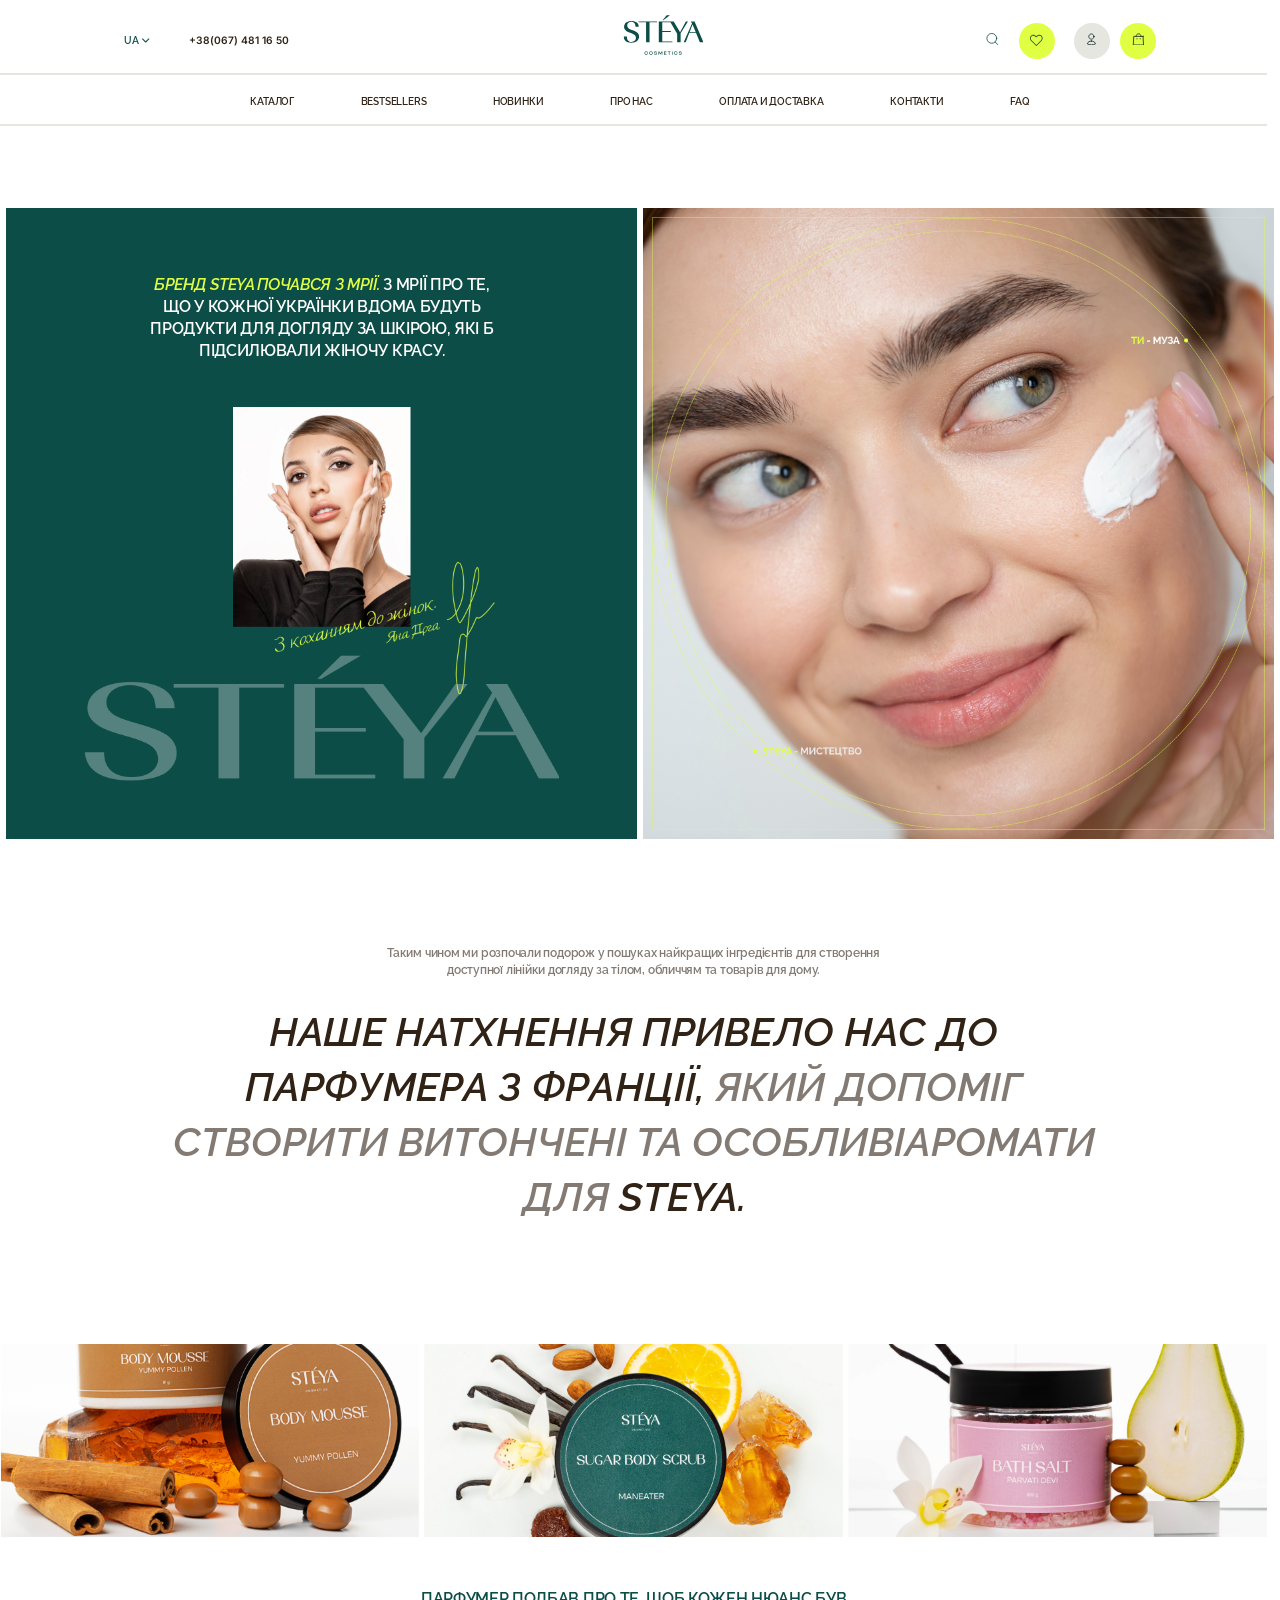
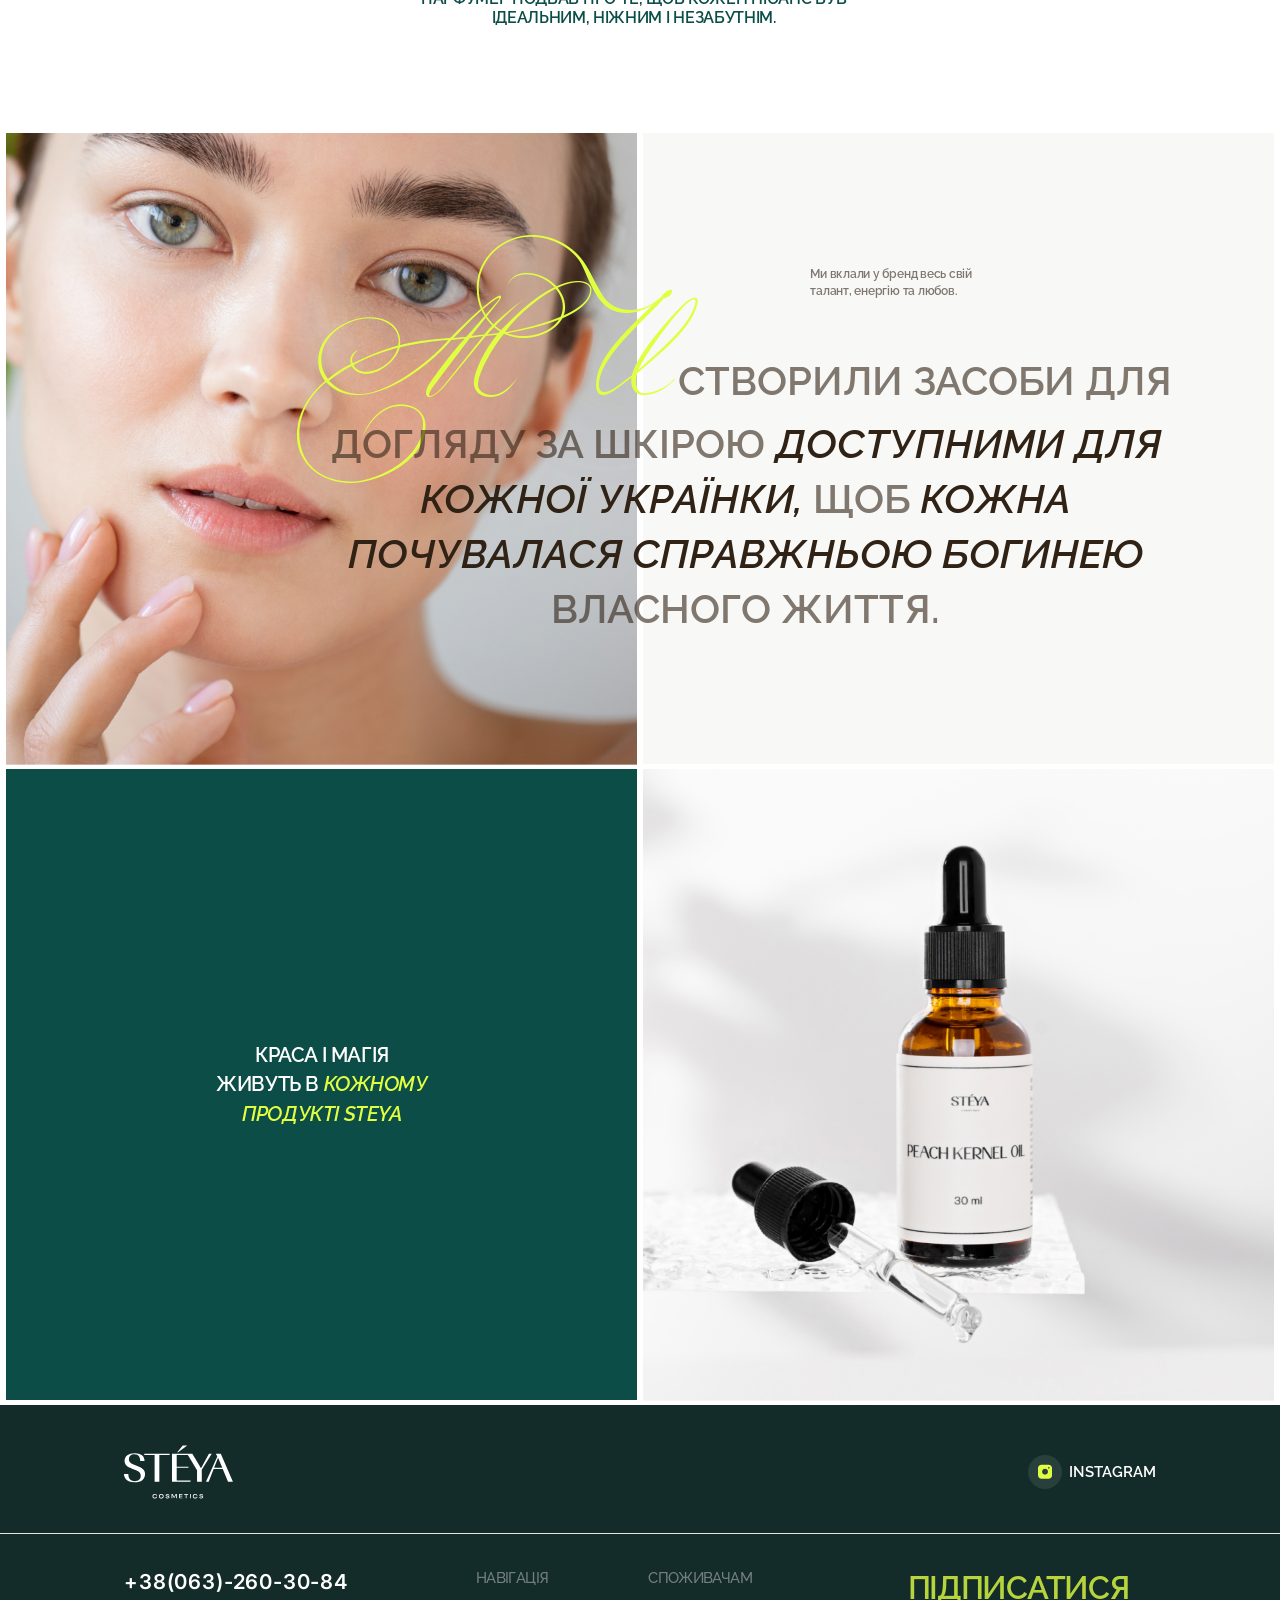
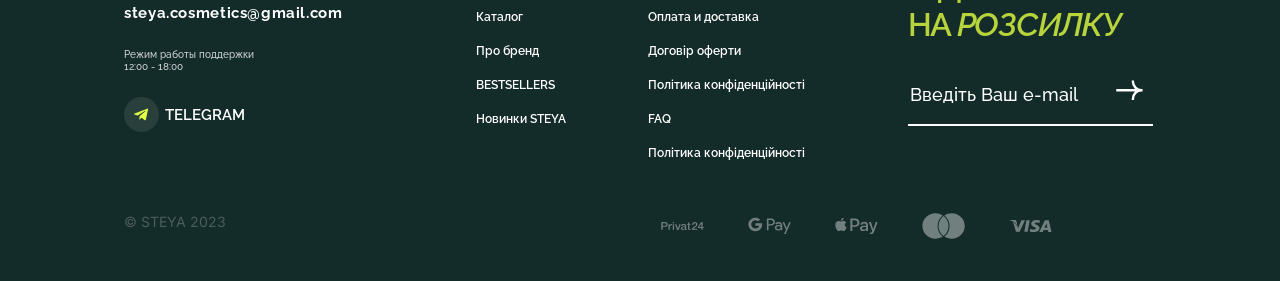
<file: pages/about.html>
<!DOCTYPE html>
<html lang="en">
  <head>
    <meta charset="UTF-8" />
    <meta name="viewport" content="width=device-width, initial-scale=1.0" />
    <link
      rel="stylesheet"
      href="https://cdn.jsdelivr.net/npm/swiper@11/swiper-bundle.min.css"
    />

    <link rel="preconnect" href="https://fonts.googleapis.com" />
    <link rel="preconnect" href="https://fonts.gstatic.com" crossorigin />
    <link
      href="https://fonts.googleapis.com/css2?family=Inter:wght@100..900&family=Raleway:ital,wght@0,100..900;1,100..900&family=Urbanist:ital,wght@0,100..900;1,100..900&display=swap"
      rel="stylesheet"
    />
    <link rel="stylesheet" href="../styles/styles.css" />
    <title>STEYA</title>
  </head>
  <body>
    <header>
      <div class="container">
        <div class="top-header">
          <div class="header-number-container">
            <div class="header-language-container">
              <p class="header-page-language-value">UA</p>

              <svg
                class="page-language-backdrop-icon"
                width="14"
                height="14"
                viewBox="0 0 14 14"
                fill="none"
                xmlns="http://www.w3.org/2000/svg"
              >
                <path
                  d="M5.74997 10.276C5.54386 10.276 5.33779 10.1973 5.18065 10.0403L0.235912 5.09548C-0.0786375 4.78093 -0.0786375 4.27094 0.235912 3.95652C0.550335 3.6421 1.06022 3.6421 1.3748 3.95652L5.74997 8.33194L10.1252 3.95667C10.4397 3.64225 10.9495 3.64225 11.2639 3.95667C11.5786 4.2711 11.5786 4.78108 11.2639 5.09563L6.31928 10.0404C6.16207 10.1975 5.95599 10.276 5.74997 10.276Z"
                  fill="#0C4D47"
                />
              </svg>
            </div>

            <a class="header-number-value" href="tel:+380674811650"
              >+38(067) 481 16 50</a
            >
          </div>
          <a href="../index.html">
            <img
              class="header-logo"
              src="../images/steya-logo.svg"
              alt="steya-logo"
            />
          </a>

          <div class="header-info-buttons">
            <div class="left-btns">
              <div class="search-container">
                <form class="header-search-form" action="">
                  <input
                    class="header-search-input"
                    type="text"
                    placeholder="Введіть товар для пошуку"
                  />
                </form>
                <button class="header-btn-search" type="submit">
                  <svg
                    class="btn-search-icon"
                    width="20"
                    height="21"
                    viewBox="0 0 20 21"
                    fill="none"
                    xmlns="http://www.w3.org/2000/svg"
                  >
                    <path
                      d="M14.4865 14.7087L19.0399 19.2503M17.038 8.78902C17.038 13.2286 13.439 16.8276 8.99947 16.8276C4.55991 16.8276 0.960938 13.2286 0.960938 8.78902C0.960938 4.34946 4.55991 0.750488 8.99947 0.750488C13.439 0.750488 17.038 4.34946 17.038 8.78902Z"
                      stroke="#0C4D47"
                      stroke-width="1.3"
                      stroke-linecap="square"
                    />
                  </svg>
                </button>
              </div>

              <button class="header-btn-like" type="button">
                <svg
                  class="btn-like-icon"
                  width="22"
                  height="19"
                  viewBox="0 0 22 19"
                  fill="none"
                  xmlns="http://www.w3.org/2000/svg"
                >
                  <path
                    d="M10.3701 18.7964C10.4329 18.8608 10.5081 18.912 10.591 18.947C10.674 18.982 10.7631 19 10.8532 19C10.9432 19 11.0324 18.982 11.1153 18.947C11.1983 18.912 11.2734 18.8608 11.3363 18.7964L20.0161 10.0016C22.2698 7.71904 22.2698 4.00337 20.0161 1.71987C18.9214 0.610693 17.4658 1.03492e-05 15.916 1.03492e-05C14.3662 1.03492e-05 12.9114 0.610693 11.8167 1.71897L10.8532 2.69606L9.88967 1.71987C9.35573 1.17416 8.71795 0.74084 8.01393 0.445464C7.30991 0.150088 6.55388 -0.00137213 5.7904 1.03492e-05C5.02678 -0.00144201 4.2706 0.149983 3.56642 0.445359C2.86224 0.740736 2.22431 1.17409 1.69023 1.71987C-0.563411 4.00337 -0.563411 7.71904 1.69023 10.0007L10.3701 18.7964ZM2.65556 2.67254C3.0639 2.25547 3.5515 1.92424 4.08969 1.69834C4.62789 1.47244 5.20581 1.35641 5.7895 1.35708C6.97286 1.35708 8.08566 1.82482 8.92253 2.67344L10.3692 4.13908C10.4992 4.26314 10.6721 4.33235 10.8518 4.33235C11.0316 4.33235 11.2044 4.26314 11.3345 4.13908L12.7811 2.67254C13.1898 2.25565 13.6776 1.92455 14.2159 1.69866C14.7542 1.47277 15.3322 1.35664 15.916 1.35708C16.4997 1.35641 17.0776 1.47244 17.6158 1.69834C18.154 1.92424 18.6416 2.25547 19.0499 2.67254C20.7842 4.4304 20.7842 7.2902 19.0499 9.04897L10.8532 17.3552L2.65556 9.04807C0.921226 7.29111 0.921226 4.4304 2.65556 2.67254Z"
                  />
                </svg>
              </button>
            </div>

            <div class="right-btns">
              <button class="header-btn-profile" type="button">
                <svg
                  class="btn-profile-icon"
                  width="16"
                  height="20"
                  viewBox="0 0 16 20"
                  fill="none"
                  xmlns="http://www.w3.org/2000/svg"
                >
                  <path
                    d="M7.99992 12.5838C10.9849 12.5761 13.523 13.9467 14.4559 16.897C12.5755 18.0433 10.3621 18.4849 7.99992 18.4791C5.63779 18.4849 3.42436 18.0433 1.54395 16.897C2.47794 13.9435 5.01172 12.5761 7.99992 12.5838Z"
                    stroke-width="1.3"
                    stroke-linecap="square"
                  />
                  <path
                    d="M12.0519 5.57193C12.0519 7.80947 10.2381 9.62335 8.00052 9.62335C5.76298 9.62335 3.9491 7.80947 3.9491 5.57193C3.9491 3.33439 5.76298 1.52051 8.00052 1.52051C10.2381 1.52051 12.0519 3.33439 12.0519 5.57193Z"
                    stroke-width="1.3"
                    stroke-linecap="square"
                  />
                </svg>
              </button>

              <button class="header-btn-bag" type="button">
                <svg
                  class="btn-bag-icon"
                  width="18"
                  height="20"
                  viewBox="0 0 18 20"
                  fill="none"
                  xmlns="http://www.w3.org/2000/svg"
                >
                  <path
                    d="M11.905 9.06792H11.8646M6.76729 9.06792H6.72695M13.1014 5.09931C13.1014 2.99634 11.3966 1.29154 9.29364 1.29154C8.28096 1.28725 7.30829 1.68653 6.5907 2.40109C5.87311 3.11565 5.46972 4.08663 5.46973 5.09931M16.2164 5.29297L17.0309 18.7086L0.970703 18.7086L1.78523 5.29297L16.2164 5.29297Z"
                    stroke-width="1.3"
                    stroke-linecap="square"
                  />
                </svg>
              </button>
            </div>
          </div>
        </div>

        <div class="header-line"></div>

        <div class="down-header">
          <nav class="header-nav">
            <ul class="header-nav-list">
              <li class="header-list-item">
                <a class="list-item-link" href="./catalog.html">Каталог</a>
              </li>
              <li class="header-list-item">
                <a class="list-item-link" href="./bestsellers.html"
                  >Bestsellers</a
                >
              </li>
              <li class="header-list-item">
                <a class="list-item-link" href="./novynki.html">Новинки</a>
              </li>
              <li class="header-list-item">
                <a class="list-item-link" href="./about.html">Про нас</a>
              </li>
              <li class="header-list-item">
                <a class="list-item-link" href="./payment.html"
                  >Оплата и доставка</a
                >
              </li>
              <li class="header-list-item">
                <a class="list-item-link" href="./contact.html">Контакти</a>
              </li>
              <li class="header-list-item">
                <a class="list-item-link" href="./faq.html">FAQ</a>
              </li>
            </ul>
          </nav>
        </div>
        <div class="header-line"></div>
      </div>
    </header>
    <main>
      <section class="abot-hero-section">
        <div class="about-hero-title-container">
          <h1 class="about-hero-title">
            <span class="about-hero-span">Бренд Steya почався з мрії.</span> З
            мрії про те, що у кожної українки вдома будуть продукти для догляду
            за шкірою, які б підсилювали жіночу красу.
          </h1>
        </div>
        <div class="about-hero-image-container">
          <img src="../images/about/Frame 37309.jpg" alt="" />
        </div>
      </section>

      <section class="section-inspiration">
        <p class="inspiration-top-text">
          Таким чином ми розпочали подорож у пошуках найкращих інгредієнтів для
          створення доступної лінійки догляду за тілом, обличчям та товарів для
          дому.
        </p>

        <h2 class="inspiration-title">
          Наше натхнення привело нас до парфумера з Франції,
          <span class="inspiration-title-span"
            >який допоміг створити витончені та особливіаромати для</span
          >
          Steya.
        </h2>

        <div class="inspiration-image-list">
          <div class="ispiration-images">
            <img src=" ../images/about/Frame 37312.jpg" alt="" />
          </div>
          <div class="ispiration-images">
            <img src="../images/about/Frame 37312-1.jpg" alt="" />
          </div>
          <div class="ispiration-images">
            <img src="../images/about/Frame 37313.jpg" alt="" />
          </div>
        </div>

        <p class="inspiration-bottom-text">
          парфумер подбав про те, щоб кожен нюанс був ідеальним, ніжним і
          незабутнім.
        </p>
      </section>

      <section class="create-section">
        <div class="top-create-container">
          <div class="create-images">
            <img src="../images/about/Frame 37234.jpg" alt="" />
          </div>
          <div class="top-create-title-container">
            <p class="top-create-text">
              Ми вклали у бренд весь свій талант, енергію та любов.
            </p>

            <h2 class="top-create-title">
              <span class="ekaterina-font">Ми</span> створили засоби для догляду
              за шкірою
              <span class="top-create-title-span"
                >доступними для кожної українки,</span
              >
              щоб
              <span class="top-create-title-span"
                >кожна почувалася справжньою Богинею</span
              >
              власного життя.
            </h2>
          </div>
        </div>

        <div class="bottom-create-container">
          <div class="botoom-create-text-container">
            <p class="bottom-create-text">
              краса і магія живуть в
              <span class="bottom-create-text-span"
                >кожному продукті Steya</span
              >
            </p>
          </div>
          <div class="create-images">
            <img src="../images/about/Frame 37314.jpg" alt="" />
          </div>
        </div>
      </section>
    </main>

    <footer>
      <section class="footer-upper-line">
        <div class="container upper-line-container">
          <img
            class="footer-logo"
            src="../images/steya-logo-footer.svg"
            alt="Footer LOGO"
          />
          <a class="footer-insta-link" href=""
            ><div class="footer-insta-icon-container">
              <svg
                class="footer-insta-icon"
                width="22"
                height="23"
                viewBox="0 0 22 23"
                fill="none"
                xmlns="http://www.w3.org/2000/svg"
              >
                <path d="M16.499 0.5H5.49902C2.47429 0.5 -0.000976562 2.97419
                -0.000976562 6V17C-0.000976562 20.0247 2.47429 22.5 5.49902
                22.5H16.499C19.5238 22.5 21.999 20.0247 21.999 17V6C21.999
                2.97419 19.5238 0.5 16.499 0.5ZM10.999 16.0832C8.46736 16.0832
                6.4156 14.0305 6.4156 11.5C6.4156 8.96834 8.46736 6.91658 10.999
                6.91658C13.5296 6.91658 15.5824 8.96834 15.5824 11.5C15.5824
                14.0305 13.5296 16.0832 10.999 16.0832ZM16.9574 6.91658C16.1973
                6.91658 15.5824 6.30083 15.5824 5.54158C15.5824 4.78232 16.1973
                4.16658 16.9574 4.16658C17.7176 4.16658 18.3324 4.78232 18.3324
                5.54158C18.3324 6.30083 17.7176 6.91658 16.9574 6.91658Z" " />
              </svg>
            </div>
            <p class="insta-link-text">INSTAGRAM</p></a
          >
        </div>
      </section>

      <div class="container footer-bottom-container">
        <div class="left-footer-container">
          <div class="footer-addres-block">
            <a class="footer-tel-number" href="tel:+380632603084"
              >+38(063)-260-30-84</a
            >
            <a
              class="footer-mail-address"
              href="mailto:steya.cosmetics@gmail.com"
              >steya.cosmetics@gmail.com</a
            >
            <p class="footer-work-schedule">
              Режим работы поддержки<br />
              12:00 - 18:00
            </p>
            <a class="footer-insta-link" href=""
              ><div class="footer-insta-icon-container">
                <svg
                  class="footer-insta-icon"
                  width="22"
                  height="19"
                  viewBox="0 0 22 19"
                  fill="none"
                  xmlns="http://www.w3.org/2000/svg"
                >
                  <path
                    d="M8.63241 12.083L8.2685 17.2016C8.78916 17.2016 9.01466 16.978 9.28508 16.7094L11.7262 14.3765L16.7843 18.0807C17.712 18.5977 18.3656 18.3255 18.6158 17.2273L21.936 1.66962L21.9369 1.6687C22.2312 0.297372 21.441 -0.238878 20.5372 0.0975384L1.02133 7.56929C-0.310587 8.08629 -0.29042 8.82879 0.794913 9.16521L5.78433 10.7171L17.3737 3.46537C17.9192 3.10421 18.4151 3.30404 18.0072 3.66521L8.63241 12.083Z"
                  />
                </svg>
              </div>
              <p class="insta-link-text">TELEGRAM</p></a
            >
          </div>

          <div class="footer-nav-block">
            <p class="footer-lists-title">Навігація</p>
            <nav>
              <ul class="footer-nav-list">
                <li><a class="footer-nav-link" href="">Каталог</a></li>
                <li><a class="footer-nav-link" href="">Про бренд</a></li>
                <li><a class="footer-nav-link" href="">BESTSELLERS</a></li>
                <li><a class="footer-nav-link" href="">Новинки STEYA</a></li>
              </ul>
            </nav>
          </div>
        </div>

        <div class="right-footer-container">
          <div class="footer-nav-block">
            <p class="footer-lists-title">СПОЖИВАЧАМ</p>
            <nav>
              <ul class="footer-nav-list">
                <li>
                  <a class="footer-nav-link" href="">Оплата и доставка</a>
                </li>
                <li><a class="footer-nav-link" href="">Договір оферти</a></li>
                <li>
                  <a class="footer-nav-link" href=""
                    >Політика конфіденційності</a
                  >
                </li>
                <li><a class="footer-nav-link" href="">FAQ</a></li>
                <li>
                  <a class="footer-nav-link" href=""
                    >Політика конфіденційності</a
                  >
                </li>
              </ul>
            </nav>
          </div>

          <div class="fppter-form-block">
            <p class="footer-form-describe">
              Підписатися на <span class="describe-span">розсилку</span>
            </p>
            <form class="news-form footer-form">
              <input
                class="news-form-input footer-form-input"
                placeholder="Введіть Ваш e-mail"
                type="email"
              />
              <button class="news-form-btn">
                <svg
                  class="news-form-icon"
                  width="42"
                  height="32"
                  viewBox="0 0 42 32"
                  fill="none"
                  xmlns="http://www.w3.org/2000/svg"
                >
                  <path
                    d="M39.6648 16.0002H39.662M39.662 16.0002L2.33203 16.0002M39.662 16.0002C32.4367 16.0031 26.4601 22.4191 26.4601 29.207M39.662 16.0002L39.6668 16.0002C32.4394 16.0002 26.4601 9.58286 26.4601 2.79346"
                    stroke="white"
                    stroke-width="3.73333"
                    stroke-linecap="square"
                  />
                </svg>
              </button>
            </form>
          </div>
        </div>
      </div>
      <div class="container">
        <div class="footer-payment-container">
          <p class="steya-footer">© STEYA 2023</p>
          <div class="footer-payment-list">
            <img
              class="footer-payment-icon"
              src="../images/footer/privat24.svg"
              alt="Privat24"
            />
            <img
              class="footer-payment-icon"
              src="../images/footer/google-pay.svg"
              alt="GooglePay"
            />
            <img
              class="footer-payment-icon"
              src="../images/footer/apple-pay.svg"
              alt="ApplePay"
            />
            <img
              class="footer-payment-icon"
              src="../images/footer/mastercard.svg"
              alt="Mastercard"
            />
            <img
              class="footer-payment-icon"
              src="../images/footer/visa.svg"
              alt="Visa"
            />
          </div>
        </div>
      </div>
    </footer>
  </body>
</html>
</file>
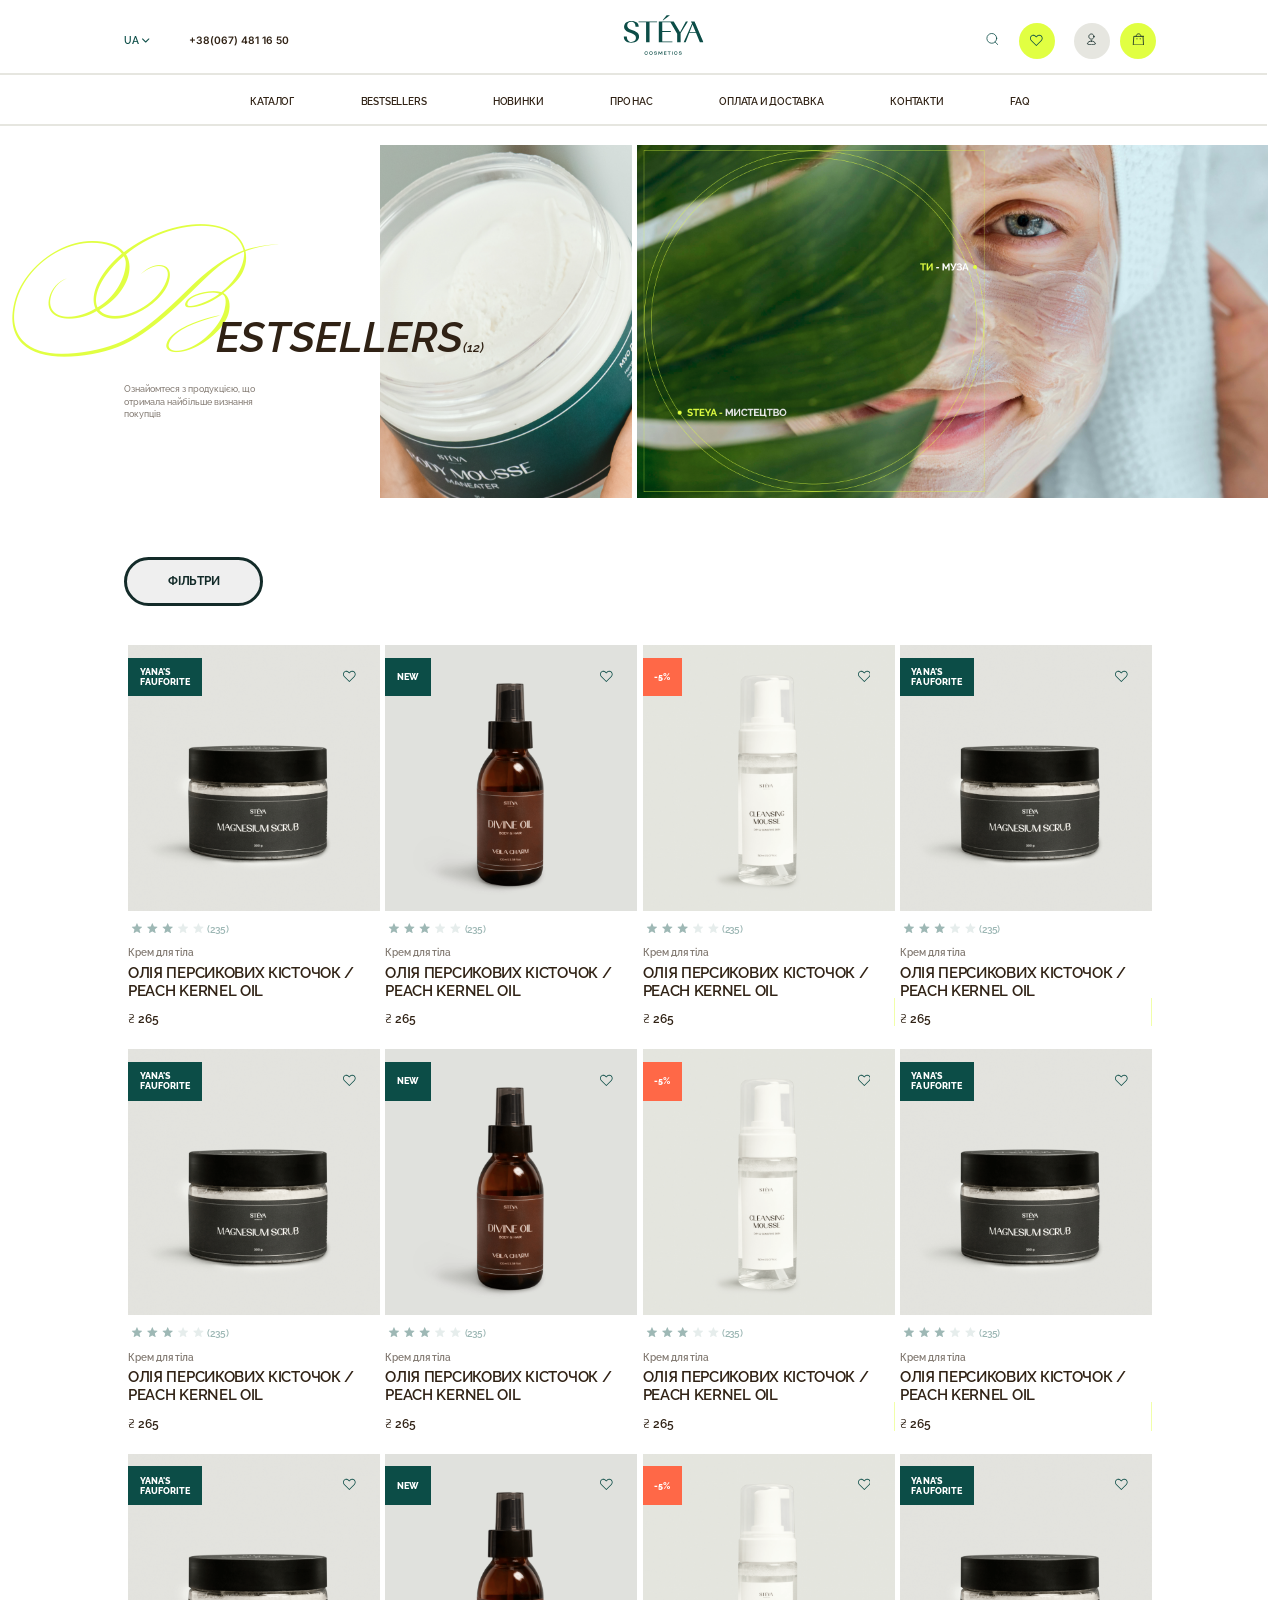
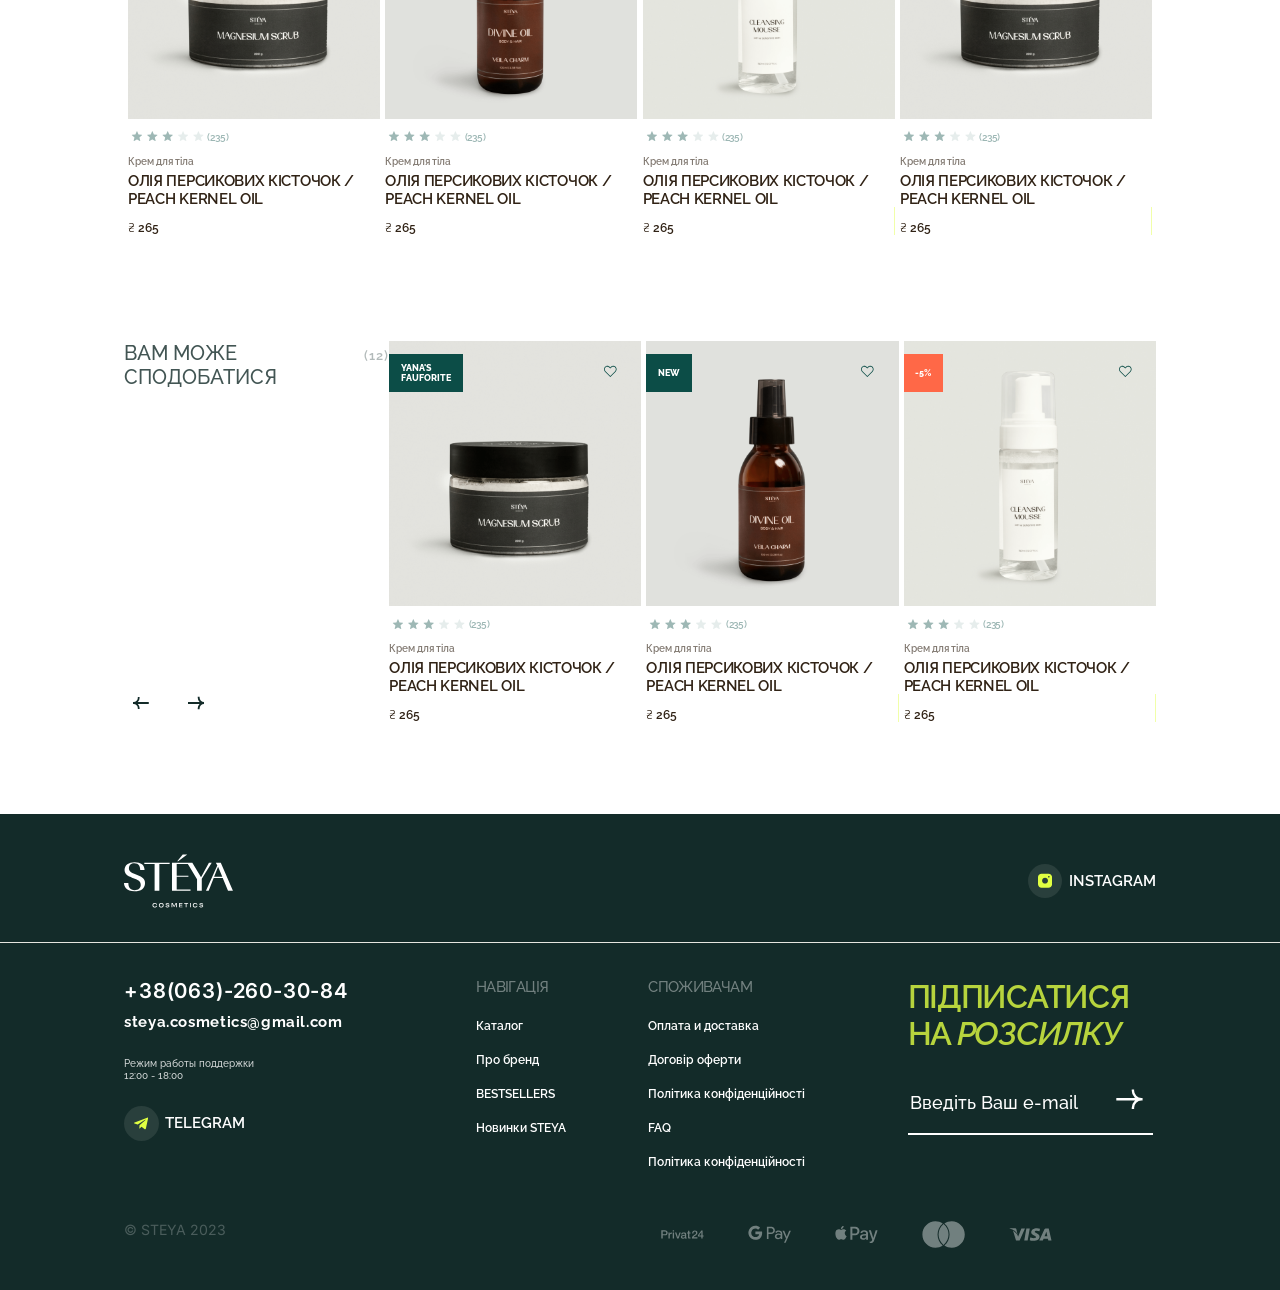
<file: pages/bestsellers.html>
<!DOCTYPE html>
<html lang="en">
  <head>
    <meta charset="UTF-8" />
    <meta name="viewport" content="width=device-width, initial-scale=1.0" />
    <link
      rel="stylesheet"
      href="https://cdn.jsdelivr.net/npm/swiper@11/swiper-bundle.min.css"
    />

    <link rel="preconnect" href="https://fonts.googleapis.com" />
    <link rel="preconnect" href="https://fonts.gstatic.com" crossorigin />
    <link
      href="https://fonts.googleapis.com/css2?family=Inter:wght@100..900&family=Raleway:ital,wght@0,100..900;1,100..900&family=Urbanist:ital,wght@0,100..900;1,100..900&display=swap"
      rel="stylesheet"
    />
    <link rel="stylesheet" href="../styles/styles.css" />
    <title>STEYA</title>
  </head>
  <body>
    <header>
      <div class="container">
        <div class="top-header">
          <div class="header-number-container">
            <div class="header-language-container">
              <p class="header-page-language-value">UA</p>

              <svg
                class="page-language-backdrop-icon"
                width="14"
                height="14"
                viewBox="0 0 14 14"
                fill="none"
                xmlns="http://www.w3.org/2000/svg"
              >
                <path
                  d="M5.74997 10.276C5.54386 10.276 5.33779 10.1973 5.18065 10.0403L0.235912 5.09548C-0.0786375 4.78093 -0.0786375 4.27094 0.235912 3.95652C0.550335 3.6421 1.06022 3.6421 1.3748 3.95652L5.74997 8.33194L10.1252 3.95667C10.4397 3.64225 10.9495 3.64225 11.2639 3.95667C11.5786 4.2711 11.5786 4.78108 11.2639 5.09563L6.31928 10.0404C6.16207 10.1975 5.95599 10.276 5.74997 10.276Z"
                  fill="#0C4D47"
                />
              </svg>
            </div>

            <a class="header-number-value" href="tel:+380674811650"
              >+38(067) 481 16 50</a
            >
          </div>
          <a href="../index.html">
            <img
              class="header-logo"
              src="../images/steya-logo.svg"
              alt="steya-logo"
            />
          </a>

          <div class="header-info-buttons">
            <div class="left-btns">
              <div class="search-container">
                <form class="header-search-form" action="">
                  <input
                    class="header-search-input"
                    type="text"
                    placeholder="Введіть товар для пошуку"
                  />
                </form>
                <button class="header-btn-search" type="submit">
                  <svg
                    class="btn-search-icon"
                    width="20"
                    height="21"
                    viewBox="0 0 20 21"
                    fill="none"
                    xmlns="http://www.w3.org/2000/svg"
                  >
                    <path
                      d="M14.4865 14.7087L19.0399 19.2503M17.038 8.78902C17.038 13.2286 13.439 16.8276 8.99947 16.8276C4.55991 16.8276 0.960938 13.2286 0.960938 8.78902C0.960938 4.34946 4.55991 0.750488 8.99947 0.750488C13.439 0.750488 17.038 4.34946 17.038 8.78902Z"
                      stroke="#0C4D47"
                      stroke-width="1.3"
                      stroke-linecap="square"
                    />
                  </svg>
                </button>
              </div>

              <button class="header-btn-like" type="button">
                <svg
                  class="btn-like-icon"
                  width="22"
                  height="19"
                  viewBox="0 0 22 19"
                  fill="none"
                  xmlns="http://www.w3.org/2000/svg"
                >
                  <path
                    d="M10.3701 18.7964C10.4329 18.8608 10.5081 18.912 10.591 18.947C10.674 18.982 10.7631 19 10.8532 19C10.9432 19 11.0324 18.982 11.1153 18.947C11.1983 18.912 11.2734 18.8608 11.3363 18.7964L20.0161 10.0016C22.2698 7.71904 22.2698 4.00337 20.0161 1.71987C18.9214 0.610693 17.4658 1.03492e-05 15.916 1.03492e-05C14.3662 1.03492e-05 12.9114 0.610693 11.8167 1.71897L10.8532 2.69606L9.88967 1.71987C9.35573 1.17416 8.71795 0.74084 8.01393 0.445464C7.30991 0.150088 6.55388 -0.00137213 5.7904 1.03492e-05C5.02678 -0.00144201 4.2706 0.149983 3.56642 0.445359C2.86224 0.740736 2.22431 1.17409 1.69023 1.71987C-0.563411 4.00337 -0.563411 7.71904 1.69023 10.0007L10.3701 18.7964ZM2.65556 2.67254C3.0639 2.25547 3.5515 1.92424 4.08969 1.69834C4.62789 1.47244 5.20581 1.35641 5.7895 1.35708C6.97286 1.35708 8.08566 1.82482 8.92253 2.67344L10.3692 4.13908C10.4992 4.26314 10.6721 4.33235 10.8518 4.33235C11.0316 4.33235 11.2044 4.26314 11.3345 4.13908L12.7811 2.67254C13.1898 2.25565 13.6776 1.92455 14.2159 1.69866C14.7542 1.47277 15.3322 1.35664 15.916 1.35708C16.4997 1.35641 17.0776 1.47244 17.6158 1.69834C18.154 1.92424 18.6416 2.25547 19.0499 2.67254C20.7842 4.4304 20.7842 7.2902 19.0499 9.04897L10.8532 17.3552L2.65556 9.04807C0.921226 7.29111 0.921226 4.4304 2.65556 2.67254Z"
                  />
                </svg>
              </button>
            </div>

            <div class="right-btns">
              <button class="header-btn-profile" type="button">
                <svg
                  class="btn-profile-icon"
                  width="16"
                  height="20"
                  viewBox="0 0 16 20"
                  fill="none"
                  xmlns="http://www.w3.org/2000/svg"
                >
                  <path
                    d="M7.99992 12.5838C10.9849 12.5761 13.523 13.9467 14.4559 16.897C12.5755 18.0433 10.3621 18.4849 7.99992 18.4791C5.63779 18.4849 3.42436 18.0433 1.54395 16.897C2.47794 13.9435 5.01172 12.5761 7.99992 12.5838Z"
                    stroke-width="1.3"
                    stroke-linecap="square"
                  />
                  <path
                    d="M12.0519 5.57193C12.0519 7.80947 10.2381 9.62335 8.00052 9.62335C5.76298 9.62335 3.9491 7.80947 3.9491 5.57193C3.9491 3.33439 5.76298 1.52051 8.00052 1.52051C10.2381 1.52051 12.0519 3.33439 12.0519 5.57193Z"
                    stroke-width="1.3"
                    stroke-linecap="square"
                  />
                </svg>
              </button>

              <button class="header-btn-bag" type="button">
                <svg
                  class="btn-bag-icon"
                  width="18"
                  height="20"
                  viewBox="0 0 18 20"
                  fill="none"
                  xmlns="http://www.w3.org/2000/svg"
                >
                  <path
                    d="M11.905 9.06792H11.8646M6.76729 9.06792H6.72695M13.1014 5.09931C13.1014 2.99634 11.3966 1.29154 9.29364 1.29154C8.28096 1.28725 7.30829 1.68653 6.5907 2.40109C5.87311 3.11565 5.46972 4.08663 5.46973 5.09931M16.2164 5.29297L17.0309 18.7086L0.970703 18.7086L1.78523 5.29297L16.2164 5.29297Z"
                    stroke-width="1.3"
                    stroke-linecap="square"
                  />
                </svg>
              </button>
            </div>
          </div>
        </div>

        <div class="header-line"></div>

        <div class="down-header">
          <nav class="header-nav">
            <ul class="header-nav-list">
              <li class="header-list-item">
                <a class="list-item-link" href="./catalog.html">Каталог</a>
              </li>
              <li class="header-list-item">
                <a class="list-item-link" href="./bestsellers.html"
                  >Bestsellers</a
                >
              </li>
              <li class="header-list-item">
                <a class="list-item-link" href="./novynki.html">Новинки</a>
              </li>
              <li class="header-list-item">
                <a class="list-item-link" href="./about.html">Про нас</a>
              </li>
              <li class="header-list-item">
                <a class="list-item-link" href="./payment.html"
                  >Оплата и доставка</a
                >
              </li>
              <li class="header-list-item">
                <a class="list-item-link" href="./contact.html">Контакти</a>
              </li>
              <li class="header-list-item">
                <a class="list-item-link" href="./faq.html">FAQ</a>
              </li>
            </ul>
          </nav>
        </div>
        <div class="header-line"></div>
      </div>
    </header>

    <main>
      <section class="bestsellers-hero-section">
        <div class="bestsellers-hero-title-block">
          <h1 class="bestsellers-hero-title">
            <span class="ekaterina-font best-ekaterina">B</span>estsellers
            <p class="bestsellesrs-title-number">(12)</p>
          </h1>
          <p class="bestseller-text">
            Ознайомтеся з продукцією, що отримала найбільше визнання покупців
          </p>
        </div>

        <div class="bestsellers-hero-image-block"></div>
      </section>

      <section class="catalog-section catalog-in-bestsellers">
        <div class="container">
          <div class="filter-container">
            <button class="filter-btn">ФІЛЬТРИ</button>
          </div>

          <ul class="bestseller-product-list catalog-list">
            <li class="bestseller-product-item">
              <div class="product-image-wrap">
                <img
                  class="besteseller-item-product-image"
                  src="../images/bestsellers/cream.png"
                  alt=""
                />
                <div class="product-marker">
                  <p class="product-marker-text">
                    Yana's<br />
                    fauforite
                  </p>
                </div>

                <button
                  class="header-btn-like bestseller-version-like"
                  type="button"
                >
                  <svg
                    class="btn-like-icon"
                    width="22"
                    height="19"
                    viewBox="0 0 22 19"
                    fill="none"
                    xmlns="http://www.w3.org/2000/svg"
                  >
                    <path
                      d="M10.3701 18.7964C10.4329 18.8608 10.5081 18.912 10.591 18.947C10.674 18.982 10.7631 19 10.8532 19C10.9432 19 11.0324 18.982 11.1153 18.947C11.1983 18.912 11.2734 18.8608 11.3363 18.7964L20.0161 10.0016C22.2698 7.71904 22.2698 4.00337 20.0161 1.71987C18.9214 0.610693 17.4658 1.03492e-05 15.916 1.03492e-05C14.3662 1.03492e-05 12.9114 0.610693 11.8167 1.71897L10.8532 2.69606L9.88967 1.71987C9.35573 1.17416 8.71795 0.74084 8.01393 0.445464C7.30991 0.150088 6.55388 -0.00137213 5.7904 1.03492e-05C5.02678 -0.00144201 4.2706 0.149983 3.56642 0.445359C2.86224 0.740736 2.22431 1.17409 1.69023 1.71987C-0.563411 4.00337 -0.563411 7.71904 1.69023 10.0007L10.3701 18.7964ZM2.65556 2.67254C3.0639 2.25547 3.5515 1.92424 4.08969 1.69834C4.62789 1.47244 5.20581 1.35641 5.7895 1.35708C6.97286 1.35708 8.08566 1.82482 8.92253 2.67344L10.3692 4.13908C10.4992 4.26314 10.6721 4.33235 10.8518 4.33235C11.0316 4.33235 11.2044 4.26314 11.3345 4.13908L12.7811 2.67254C13.1898 2.25565 13.6776 1.92455 14.2159 1.69866C14.7542 1.47277 15.3322 1.35664 15.916 1.35708C16.4997 1.35641 17.0776 1.47244 17.6158 1.69834C18.154 1.92424 18.6416 2.25547 19.0499 2.67254C20.7842 4.4304 20.7842 7.2902 19.0499 9.04897L10.8532 17.3552L2.65556 9.04807C0.921226 7.29111 0.921226 4.4304 2.65556 2.67254Z"
                    />
                  </svg>
                </button>
              </div>

              <div class="product-rating-container">
                <svg
                  class="rating-icon"
                  width="120"
                  height="24"
                  viewBox="0 0 120 24"
                  fill="none"
                  xmlns="http://www.w3.org/2000/svg"
                >
                  <path
                    opacity="0.4"
                    d="M11.5376 3.8734C11.7076 3.46047 12.2924 3.46047 12.4624 3.8734L14.3131 8.37014C14.385 8.54476 14.5491 8.664 14.7374 8.67839L19.586 9.049C20.0312 9.08304 20.2119 9.63924 19.8717 9.92848L16.167 13.0782C16.0231 13.2005 15.9604 13.3935 16.0049 13.577L17.1508 18.3028C17.256 18.7367 16.7828 19.0805 16.4026 18.8463L12.2622 16.2962C12.1014 16.1972 11.8986 16.1972 11.7378 16.2962L7.59737 18.8463C7.21716 19.0805 6.74402 18.7367 6.84924 18.3028L7.99506 13.577C8.03955 13.3935 7.97687 13.2005 7.833 13.0782L4.12827 9.92848C3.78806 9.63924 3.96879 9.08304 4.41402 9.049L9.2626 8.67839C9.45088 8.664 9.61499 8.54476 9.68686 8.37014L11.5376 3.8734Z"
                    fill="#0C4D47"
                  />
                  <path
                    opacity="0.4"
                    d="M35.5376 3.8734C35.7076 3.46047 36.2924 3.46047 36.4624 3.8734L38.3131 8.37014C38.385 8.54476 38.5491 8.664 38.7374 8.67839L43.586 9.049C44.0312 9.08304 44.2119 9.63924 43.8717 9.92848L40.167 13.0782C40.0231 13.2005 39.9604 13.3935 40.0049 13.577L41.1508 18.3028C41.256 18.7367 40.7828 19.0805 40.4026 18.8463L36.2622 16.2962C36.1014 16.1972 35.8986 16.1972 35.7378 16.2962L31.5974 18.8463C31.2172 19.0805 30.744 18.7367 30.8492 18.3028L31.9951 13.577C32.0396 13.3935 31.9769 13.2005 31.833 13.0782L28.1283 9.92848C27.7881 9.63924 27.9688 9.08304 28.414 9.049L33.2626 8.67839C33.4509 8.664 33.615 8.54476 33.6869 8.37014L35.5376 3.8734Z"
                    fill="#0C4D47"
                  />
                  <path
                    opacity="0.4"
                    d="M59.5376 3.8734C59.7076 3.46047 60.2924 3.46047 60.4624 3.8734L62.3131 8.37014C62.385 8.54476 62.5491 8.664 62.7374 8.67839L67.586 9.049C68.0312 9.08304 68.2119 9.63924 67.8717 9.92848L64.167 13.0782C64.0231 13.2005 63.9604 13.3935 64.0049 13.577L65.1508 18.3028C65.256 18.7367 64.7828 19.0805 64.4026 18.8463L60.2622 16.2962C60.1014 16.1972 59.8986 16.1972 59.7378 16.2962L55.5974 18.8463C55.2172 19.0805 54.744 18.7367 54.8492 18.3028L55.9951 13.577C56.0396 13.3935 55.9769 13.2005 55.833 13.0782L52.1283 9.92848C51.7881 9.63924 51.9688 9.08304 52.414 9.049L57.2626 8.67839C57.4509 8.664 57.615 8.54476 57.6869 8.37014L59.5376 3.8734Z"
                    fill="#0C4D47"
                  />
                  <path
                    opacity="0.1"
                    d="M83.5376 3.8734C83.7076 3.46047 84.2924 3.46047 84.4624 3.8734L86.3131 8.37014C86.385 8.54476 86.5491 8.664 86.7374 8.67839L91.586 9.049C92.0312 9.08304 92.2119 9.63924 91.8717 9.92848L88.167 13.0782C88.0231 13.2005 87.9604 13.3935 88.0049 13.577L89.1508 18.3028C89.256 18.7367 88.7828 19.0805 88.4026 18.8463L84.2622 16.2962C84.1014 16.1972 83.8986 16.1972 83.7378 16.2962L79.5974 18.8463C79.2172 19.0805 78.744 18.7367 78.8492 18.3028L79.9951 13.577C80.0396 13.3935 79.9769 13.2005 79.833 13.0782L76.1283 9.92848C75.7881 9.63924 75.9688 9.08304 76.414 9.049L81.2626 8.67839C81.4509 8.664 81.615 8.54476 81.6869 8.37014L83.5376 3.8734Z"
                    fill="#0C4D47"
                  />
                  <path
                    opacity="0.1"
                    d="M107.538 3.8734C107.708 3.46047 108.292 3.46047 108.462 3.8734L110.313 8.37014C110.385 8.54476 110.549 8.664 110.737 8.67839L115.586 9.049C116.031 9.08304 116.212 9.63924 115.872 9.92848L112.167 13.0782C112.023 13.2005 111.96 13.3935 112.005 13.577L113.151 18.3028C113.256 18.7367 112.783 19.0805 112.403 18.8463L108.262 16.2962C108.101 16.1972 107.899 16.1972 107.738 16.2962L103.597 18.8463C103.217 19.0805 102.744 18.7367 102.849 18.3028L103.995 13.577C104.04 13.3935 103.977 13.2005 103.833 13.0782L100.128 9.92848C99.7881 9.63924 99.9688 9.08304 100.414 9.049L105.263 8.67839C105.451 8.664 105.615 8.54476 105.687 8.37014L107.538 3.8734Z"
                    fill="#0C4D47"
                  />
                </svg>
                <p class="rating-value">(235)</p>
              </div>

              <div class="product-item-info-container">
                <p class="product-type">Крем для тіла</p>
                <p class="product-name">
                  ОЛІЯ ПЕРСИКОВИХ КІСТОЧОК / PEACH KERNEL OIL
                </p>
                <p class="product-price">
                  <span class="price-grivna">₴</span> 265
                </p>
              </div>

              <button class="product-item-basket-button">
                <p class="basket-text">У КОШИК</p>
                <svg
                  class="basket-icon"
                  width="10"
                  height="10"
                  viewBox="0 0 10 10"
                  fill="none"
                  xmlns="http://www.w3.org/2000/svg"
                >
                  <path
                    d="M4.15152 10V0H5.84848V10H4.15152ZM0 5.84849V4.15152H10V5.84849H0Z"
                  />
                </svg>
              </button>
            </li>

            <li class="bestseller-product-item">
              <div class="product-image-wrap">
                <img
                  class="besteseller-item-product-image"
                  src="../images/bestsellers/oil.png"
                  alt=""
                />
                <div class="product-marker">
                  <p class="product-marker-text">NEW</p>
                </div>

                <button
                  class="header-btn-like bestseller-version-like"
                  type="button"
                >
                  <svg
                    class="btn-like-icon"
                    width="22"
                    height="19"
                    viewBox="0 0 22 19"
                    fill="none"
                    xmlns="http://www.w3.org/2000/svg"
                  >
                    <path
                      d="M10.3701 18.7964C10.4329 18.8608 10.5081 18.912 10.591 18.947C10.674 18.982 10.7631 19 10.8532 19C10.9432 19 11.0324 18.982 11.1153 18.947C11.1983 18.912 11.2734 18.8608 11.3363 18.7964L20.0161 10.0016C22.2698 7.71904 22.2698 4.00337 20.0161 1.71987C18.9214 0.610693 17.4658 1.03492e-05 15.916 1.03492e-05C14.3662 1.03492e-05 12.9114 0.610693 11.8167 1.71897L10.8532 2.69606L9.88967 1.71987C9.35573 1.17416 8.71795 0.74084 8.01393 0.445464C7.30991 0.150088 6.55388 -0.00137213 5.7904 1.03492e-05C5.02678 -0.00144201 4.2706 0.149983 3.56642 0.445359C2.86224 0.740736 2.22431 1.17409 1.69023 1.71987C-0.563411 4.00337 -0.563411 7.71904 1.69023 10.0007L10.3701 18.7964ZM2.65556 2.67254C3.0639 2.25547 3.5515 1.92424 4.08969 1.69834C4.62789 1.47244 5.20581 1.35641 5.7895 1.35708C6.97286 1.35708 8.08566 1.82482 8.92253 2.67344L10.3692 4.13908C10.4992 4.26314 10.6721 4.33235 10.8518 4.33235C11.0316 4.33235 11.2044 4.26314 11.3345 4.13908L12.7811 2.67254C13.1898 2.25565 13.6776 1.92455 14.2159 1.69866C14.7542 1.47277 15.3322 1.35664 15.916 1.35708C16.4997 1.35641 17.0776 1.47244 17.6158 1.69834C18.154 1.92424 18.6416 2.25547 19.0499 2.67254C20.7842 4.4304 20.7842 7.2902 19.0499 9.04897L10.8532 17.3552L2.65556 9.04807C0.921226 7.29111 0.921226 4.4304 2.65556 2.67254Z"
                    />
                  </svg>
                </button>
              </div>

              <div class="product-rating-container">
                <svg
                  class="rating-icon"
                  width="120"
                  height="24"
                  viewBox="0 0 120 24"
                  fill="none"
                  xmlns="http://www.w3.org/2000/svg"
                >
                  <path
                    opacity="0.4"
                    d="M11.5376 3.8734C11.7076 3.46047 12.2924 3.46047 12.4624 3.8734L14.3131 8.37014C14.385 8.54476 14.5491 8.664 14.7374 8.67839L19.586 9.049C20.0312 9.08304 20.2119 9.63924 19.8717 9.92848L16.167 13.0782C16.0231 13.2005 15.9604 13.3935 16.0049 13.577L17.1508 18.3028C17.256 18.7367 16.7828 19.0805 16.4026 18.8463L12.2622 16.2962C12.1014 16.1972 11.8986 16.1972 11.7378 16.2962L7.59737 18.8463C7.21716 19.0805 6.74402 18.7367 6.84924 18.3028L7.99506 13.577C8.03955 13.3935 7.97687 13.2005 7.833 13.0782L4.12827 9.92848C3.78806 9.63924 3.96879 9.08304 4.41402 9.049L9.2626 8.67839C9.45088 8.664 9.61499 8.54476 9.68686 8.37014L11.5376 3.8734Z"
                    fill="#0C4D47"
                  />
                  <path
                    opacity="0.4"
                    d="M35.5376 3.8734C35.7076 3.46047 36.2924 3.46047 36.4624 3.8734L38.3131 8.37014C38.385 8.54476 38.5491 8.664 38.7374 8.67839L43.586 9.049C44.0312 9.08304 44.2119 9.63924 43.8717 9.92848L40.167 13.0782C40.0231 13.2005 39.9604 13.3935 40.0049 13.577L41.1508 18.3028C41.256 18.7367 40.7828 19.0805 40.4026 18.8463L36.2622 16.2962C36.1014 16.1972 35.8986 16.1972 35.7378 16.2962L31.5974 18.8463C31.2172 19.0805 30.744 18.7367 30.8492 18.3028L31.9951 13.577C32.0396 13.3935 31.9769 13.2005 31.833 13.0782L28.1283 9.92848C27.7881 9.63924 27.9688 9.08304 28.414 9.049L33.2626 8.67839C33.4509 8.664 33.615 8.54476 33.6869 8.37014L35.5376 3.8734Z"
                    fill="#0C4D47"
                  />
                  <path
                    opacity="0.4"
                    d="M59.5376 3.8734C59.7076 3.46047 60.2924 3.46047 60.4624 3.8734L62.3131 8.37014C62.385 8.54476 62.5491 8.664 62.7374 8.67839L67.586 9.049C68.0312 9.08304 68.2119 9.63924 67.8717 9.92848L64.167 13.0782C64.0231 13.2005 63.9604 13.3935 64.0049 13.577L65.1508 18.3028C65.256 18.7367 64.7828 19.0805 64.4026 18.8463L60.2622 16.2962C60.1014 16.1972 59.8986 16.1972 59.7378 16.2962L55.5974 18.8463C55.2172 19.0805 54.744 18.7367 54.8492 18.3028L55.9951 13.577C56.0396 13.3935 55.9769 13.2005 55.833 13.0782L52.1283 9.92848C51.7881 9.63924 51.9688 9.08304 52.414 9.049L57.2626 8.67839C57.4509 8.664 57.615 8.54476 57.6869 8.37014L59.5376 3.8734Z"
                    fill="#0C4D47"
                  />
                  <path
                    opacity="0.1"
                    d="M83.5376 3.8734C83.7076 3.46047 84.2924 3.46047 84.4624 3.8734L86.3131 8.37014C86.385 8.54476 86.5491 8.664 86.7374 8.67839L91.586 9.049C92.0312 9.08304 92.2119 9.63924 91.8717 9.92848L88.167 13.0782C88.0231 13.2005 87.9604 13.3935 88.0049 13.577L89.1508 18.3028C89.256 18.7367 88.7828 19.0805 88.4026 18.8463L84.2622 16.2962C84.1014 16.1972 83.8986 16.1972 83.7378 16.2962L79.5974 18.8463C79.2172 19.0805 78.744 18.7367 78.8492 18.3028L79.9951 13.577C80.0396 13.3935 79.9769 13.2005 79.833 13.0782L76.1283 9.92848C75.7881 9.63924 75.9688 9.08304 76.414 9.049L81.2626 8.67839C81.4509 8.664 81.615 8.54476 81.6869 8.37014L83.5376 3.8734Z"
                    fill="#0C4D47"
                  />
                  <path
                    opacity="0.1"
                    d="M107.538 3.8734C107.708 3.46047 108.292 3.46047 108.462 3.8734L110.313 8.37014C110.385 8.54476 110.549 8.664 110.737 8.67839L115.586 9.049C116.031 9.08304 116.212 9.63924 115.872 9.92848L112.167 13.0782C112.023 13.2005 111.96 13.3935 112.005 13.577L113.151 18.3028C113.256 18.7367 112.783 19.0805 112.403 18.8463L108.262 16.2962C108.101 16.1972 107.899 16.1972 107.738 16.2962L103.597 18.8463C103.217 19.0805 102.744 18.7367 102.849 18.3028L103.995 13.577C104.04 13.3935 103.977 13.2005 103.833 13.0782L100.128 9.92848C99.7881 9.63924 99.9688 9.08304 100.414 9.049L105.263 8.67839C105.451 8.664 105.615 8.54476 105.687 8.37014L107.538 3.8734Z"
                    fill="#0C4D47"
                  />
                </svg>
                <p class="rating-value">(235)</p>
              </div>

              <div class="product-item-info-container">
                <p class="product-type">Крем для тіла</p>
                <p class="product-name">
                  ОЛІЯ ПЕРСИКОВИХ КІСТОЧОК / PEACH KERNEL OIL
                </p>
                <p class="product-price">
                  <span class="price-grivna">₴</span> 265
                </p>
              </div>

              <button class="product-item-basket-button">
                <p class="basket-text">У КОШИК</p>
                <svg
                  class="basket-icon"
                  width="10"
                  height="10"
                  viewBox="0 0 10 10"
                  fill="none"
                  xmlns="http://www.w3.org/2000/svg"
                >
                  <path
                    d="M4.15152 10V0H5.84848V10H4.15152ZM0 5.84849V4.15152H10V5.84849H0Z"
                  />
                </svg>
              </button>
            </li>

            <li class="bestseller-product-item">
              <div class="product-image-wrap">
                <img
                  class="besteseller-item-product-image"
                  src="../images/bestsellers/mousse.png"
                  alt=""
                />
                <div class="product-marker discount-type">
                  <p class="product-marker-text">-5%</p>
                </div>

                <button
                  class="header-btn-like bestseller-version-like"
                  type="button"
                >
                  <svg
                    class="btn-like-icon"
                    width="22"
                    height="19"
                    viewBox="0 0 22 19"
                    fill="none"
                    xmlns="http://www.w3.org/2000/svg"
                  >
                    <path
                      d="M10.3701 18.7964C10.4329 18.8608 10.5081 18.912 10.591 18.947C10.674 18.982 10.7631 19 10.8532 19C10.9432 19 11.0324 18.982 11.1153 18.947C11.1983 18.912 11.2734 18.8608 11.3363 18.7964L20.0161 10.0016C22.2698 7.71904 22.2698 4.00337 20.0161 1.71987C18.9214 0.610693 17.4658 1.03492e-05 15.916 1.03492e-05C14.3662 1.03492e-05 12.9114 0.610693 11.8167 1.71897L10.8532 2.69606L9.88967 1.71987C9.35573 1.17416 8.71795 0.74084 8.01393 0.445464C7.30991 0.150088 6.55388 -0.00137213 5.7904 1.03492e-05C5.02678 -0.00144201 4.2706 0.149983 3.56642 0.445359C2.86224 0.740736 2.22431 1.17409 1.69023 1.71987C-0.563411 4.00337 -0.563411 7.71904 1.69023 10.0007L10.3701 18.7964ZM2.65556 2.67254C3.0639 2.25547 3.5515 1.92424 4.08969 1.69834C4.62789 1.47244 5.20581 1.35641 5.7895 1.35708C6.97286 1.35708 8.08566 1.82482 8.92253 2.67344L10.3692 4.13908C10.4992 4.26314 10.6721 4.33235 10.8518 4.33235C11.0316 4.33235 11.2044 4.26314 11.3345 4.13908L12.7811 2.67254C13.1898 2.25565 13.6776 1.92455 14.2159 1.69866C14.7542 1.47277 15.3322 1.35664 15.916 1.35708C16.4997 1.35641 17.0776 1.47244 17.6158 1.69834C18.154 1.92424 18.6416 2.25547 19.0499 2.67254C20.7842 4.4304 20.7842 7.2902 19.0499 9.04897L10.8532 17.3552L2.65556 9.04807C0.921226 7.29111 0.921226 4.4304 2.65556 2.67254Z"
                    />
                  </svg>
                </button>
              </div>

              <div class="product-rating-container">
                <svg
                  class="rating-icon"
                  width="120"
                  height="24"
                  viewBox="0 0 120 24"
                  fill="none"
                  xmlns="http://www.w3.org/2000/svg"
                >
                  <path
                    opacity="0.4"
                    d="M11.5376 3.8734C11.7076 3.46047 12.2924 3.46047 12.4624 3.8734L14.3131 8.37014C14.385 8.54476 14.5491 8.664 14.7374 8.67839L19.586 9.049C20.0312 9.08304 20.2119 9.63924 19.8717 9.92848L16.167 13.0782C16.0231 13.2005 15.9604 13.3935 16.0049 13.577L17.1508 18.3028C17.256 18.7367 16.7828 19.0805 16.4026 18.8463L12.2622 16.2962C12.1014 16.1972 11.8986 16.1972 11.7378 16.2962L7.59737 18.8463C7.21716 19.0805 6.74402 18.7367 6.84924 18.3028L7.99506 13.577C8.03955 13.3935 7.97687 13.2005 7.833 13.0782L4.12827 9.92848C3.78806 9.63924 3.96879 9.08304 4.41402 9.049L9.2626 8.67839C9.45088 8.664 9.61499 8.54476 9.68686 8.37014L11.5376 3.8734Z"
                    fill="#0C4D47"
                  />
                  <path
                    opacity="0.4"
                    d="M35.5376 3.8734C35.7076 3.46047 36.2924 3.46047 36.4624 3.8734L38.3131 8.37014C38.385 8.54476 38.5491 8.664 38.7374 8.67839L43.586 9.049C44.0312 9.08304 44.2119 9.63924 43.8717 9.92848L40.167 13.0782C40.0231 13.2005 39.9604 13.3935 40.0049 13.577L41.1508 18.3028C41.256 18.7367 40.7828 19.0805 40.4026 18.8463L36.2622 16.2962C36.1014 16.1972 35.8986 16.1972 35.7378 16.2962L31.5974 18.8463C31.2172 19.0805 30.744 18.7367 30.8492 18.3028L31.9951 13.577C32.0396 13.3935 31.9769 13.2005 31.833 13.0782L28.1283 9.92848C27.7881 9.63924 27.9688 9.08304 28.414 9.049L33.2626 8.67839C33.4509 8.664 33.615 8.54476 33.6869 8.37014L35.5376 3.8734Z"
                    fill="#0C4D47"
                  />
                  <path
                    opacity="0.4"
                    d="M59.5376 3.8734C59.7076 3.46047 60.2924 3.46047 60.4624 3.8734L62.3131 8.37014C62.385 8.54476 62.5491 8.664 62.7374 8.67839L67.586 9.049C68.0312 9.08304 68.2119 9.63924 67.8717 9.92848L64.167 13.0782C64.0231 13.2005 63.9604 13.3935 64.0049 13.577L65.1508 18.3028C65.256 18.7367 64.7828 19.0805 64.4026 18.8463L60.2622 16.2962C60.1014 16.1972 59.8986 16.1972 59.7378 16.2962L55.5974 18.8463C55.2172 19.0805 54.744 18.7367 54.8492 18.3028L55.9951 13.577C56.0396 13.3935 55.9769 13.2005 55.833 13.0782L52.1283 9.92848C51.7881 9.63924 51.9688 9.08304 52.414 9.049L57.2626 8.67839C57.4509 8.664 57.615 8.54476 57.6869 8.37014L59.5376 3.8734Z"
                    fill="#0C4D47"
                  />
                  <path
                    opacity="0.1"
                    d="M83.5376 3.8734C83.7076 3.46047 84.2924 3.46047 84.4624 3.8734L86.3131 8.37014C86.385 8.54476 86.5491 8.664 86.7374 8.67839L91.586 9.049C92.0312 9.08304 92.2119 9.63924 91.8717 9.92848L88.167 13.0782C88.0231 13.2005 87.9604 13.3935 88.0049 13.577L89.1508 18.3028C89.256 18.7367 88.7828 19.0805 88.4026 18.8463L84.2622 16.2962C84.1014 16.1972 83.8986 16.1972 83.7378 16.2962L79.5974 18.8463C79.2172 19.0805 78.744 18.7367 78.8492 18.3028L79.9951 13.577C80.0396 13.3935 79.9769 13.2005 79.833 13.0782L76.1283 9.92848C75.7881 9.63924 75.9688 9.08304 76.414 9.049L81.2626 8.67839C81.4509 8.664 81.615 8.54476 81.6869 8.37014L83.5376 3.8734Z"
                    fill="#0C4D47"
                  />
                  <path
                    opacity="0.1"
                    d="M107.538 3.8734C107.708 3.46047 108.292 3.46047 108.462 3.8734L110.313 8.37014C110.385 8.54476 110.549 8.664 110.737 8.67839L115.586 9.049C116.031 9.08304 116.212 9.63924 115.872 9.92848L112.167 13.0782C112.023 13.2005 111.96 13.3935 112.005 13.577L113.151 18.3028C113.256 18.7367 112.783 19.0805 112.403 18.8463L108.262 16.2962C108.101 16.1972 107.899 16.1972 107.738 16.2962L103.597 18.8463C103.217 19.0805 102.744 18.7367 102.849 18.3028L103.995 13.577C104.04 13.3935 103.977 13.2005 103.833 13.0782L100.128 9.92848C99.7881 9.63924 99.9688 9.08304 100.414 9.049L105.263 8.67839C105.451 8.664 105.615 8.54476 105.687 8.37014L107.538 3.8734Z"
                    fill="#0C4D47"
                  />
                </svg>
                <p class="rating-value">(235)</p>
              </div>

              <div class="product-item-info-container">
                <p class="product-type">Крем для тіла</p>
                <p class="product-name">
                  ОЛІЯ ПЕРСИКОВИХ КІСТОЧОК / PEACH KERNEL OIL
                </p>
                <p class="product-price">
                  <span class="price-grivna">₴</span> 265
                </p>
              </div>

              <button class="product-item-basket-button">
                <p class="basket-text">У КОШИК</p>
                <svg
                  class="basket-icon"
                  width="10"
                  height="10"
                  viewBox="0 0 10 10"
                  fill="none"
                  xmlns="http://www.w3.org/2000/svg"
                >
                  <path
                    d="M4.15152 10V0H5.84848V10H4.15152ZM0 5.84849V4.15152H10V5.84849H0Z"
                  />
                </svg>
              </button>
            </li>

            <li class="bestseller-product-item">
              <div class="product-image-wrap">
                <img
                  class="besteseller-item-product-image"
                  src="../images/bestsellers/cream.png"
                  alt=""
                />
                <div class="product-marker">
                  <p class="product-marker-text">
                    Yana's<br />
                    fauforite
                  </p>
                </div>

                <button
                  class="header-btn-like bestseller-version-like"
                  type="button"
                >
                  <svg
                    class="btn-like-icon"
                    width="22"
                    height="19"
                    viewBox="0 0 22 19"
                    fill="none"
                    xmlns="http://www.w3.org/2000/svg"
                  >
                    <path
                      d="M10.3701 18.7964C10.4329 18.8608 10.5081 18.912 10.591 18.947C10.674 18.982 10.7631 19 10.8532 19C10.9432 19 11.0324 18.982 11.1153 18.947C11.1983 18.912 11.2734 18.8608 11.3363 18.7964L20.0161 10.0016C22.2698 7.71904 22.2698 4.00337 20.0161 1.71987C18.9214 0.610693 17.4658 1.03492e-05 15.916 1.03492e-05C14.3662 1.03492e-05 12.9114 0.610693 11.8167 1.71897L10.8532 2.69606L9.88967 1.71987C9.35573 1.17416 8.71795 0.74084 8.01393 0.445464C7.30991 0.150088 6.55388 -0.00137213 5.7904 1.03492e-05C5.02678 -0.00144201 4.2706 0.149983 3.56642 0.445359C2.86224 0.740736 2.22431 1.17409 1.69023 1.71987C-0.563411 4.00337 -0.563411 7.71904 1.69023 10.0007L10.3701 18.7964ZM2.65556 2.67254C3.0639 2.25547 3.5515 1.92424 4.08969 1.69834C4.62789 1.47244 5.20581 1.35641 5.7895 1.35708C6.97286 1.35708 8.08566 1.82482 8.92253 2.67344L10.3692 4.13908C10.4992 4.26314 10.6721 4.33235 10.8518 4.33235C11.0316 4.33235 11.2044 4.26314 11.3345 4.13908L12.7811 2.67254C13.1898 2.25565 13.6776 1.92455 14.2159 1.69866C14.7542 1.47277 15.3322 1.35664 15.916 1.35708C16.4997 1.35641 17.0776 1.47244 17.6158 1.69834C18.154 1.92424 18.6416 2.25547 19.0499 2.67254C20.7842 4.4304 20.7842 7.2902 19.0499 9.04897L10.8532 17.3552L2.65556 9.04807C0.921226 7.29111 0.921226 4.4304 2.65556 2.67254Z"
                    />
                  </svg>
                </button>
              </div>

              <div class="product-rating-container">
                <svg
                  class="rating-icon"
                  width="120"
                  height="24"
                  viewBox="0 0 120 24"
                  fill="none"
                  xmlns="http://www.w3.org/2000/svg"
                >
                  <path
                    opacity="0.4"
                    d="M11.5376 3.8734C11.7076 3.46047 12.2924 3.46047 12.4624 3.8734L14.3131 8.37014C14.385 8.54476 14.5491 8.664 14.7374 8.67839L19.586 9.049C20.0312 9.08304 20.2119 9.63924 19.8717 9.92848L16.167 13.0782C16.0231 13.2005 15.9604 13.3935 16.0049 13.577L17.1508 18.3028C17.256 18.7367 16.7828 19.0805 16.4026 18.8463L12.2622 16.2962C12.1014 16.1972 11.8986 16.1972 11.7378 16.2962L7.59737 18.8463C7.21716 19.0805 6.74402 18.7367 6.84924 18.3028L7.99506 13.577C8.03955 13.3935 7.97687 13.2005 7.833 13.0782L4.12827 9.92848C3.78806 9.63924 3.96879 9.08304 4.41402 9.049L9.2626 8.67839C9.45088 8.664 9.61499 8.54476 9.68686 8.37014L11.5376 3.8734Z"
                    fill="#0C4D47"
                  />
                  <path
                    opacity="0.4"
                    d="M35.5376 3.8734C35.7076 3.46047 36.2924 3.46047 36.4624 3.8734L38.3131 8.37014C38.385 8.54476 38.5491 8.664 38.7374 8.67839L43.586 9.049C44.0312 9.08304 44.2119 9.63924 43.8717 9.92848L40.167 13.0782C40.0231 13.2005 39.9604 13.3935 40.0049 13.577L41.1508 18.3028C41.256 18.7367 40.7828 19.0805 40.4026 18.8463L36.2622 16.2962C36.1014 16.1972 35.8986 16.1972 35.7378 16.2962L31.5974 18.8463C31.2172 19.0805 30.744 18.7367 30.8492 18.3028L31.9951 13.577C32.0396 13.3935 31.9769 13.2005 31.833 13.0782L28.1283 9.92848C27.7881 9.63924 27.9688 9.08304 28.414 9.049L33.2626 8.67839C33.4509 8.664 33.615 8.54476 33.6869 8.37014L35.5376 3.8734Z"
                    fill="#0C4D47"
                  />
                  <path
                    opacity="0.4"
                    d="M59.5376 3.8734C59.7076 3.46047 60.2924 3.46047 60.4624 3.8734L62.3131 8.37014C62.385 8.54476 62.5491 8.664 62.7374 8.67839L67.586 9.049C68.0312 9.08304 68.2119 9.63924 67.8717 9.92848L64.167 13.0782C64.0231 13.2005 63.9604 13.3935 64.0049 13.577L65.1508 18.3028C65.256 18.7367 64.7828 19.0805 64.4026 18.8463L60.2622 16.2962C60.1014 16.1972 59.8986 16.1972 59.7378 16.2962L55.5974 18.8463C55.2172 19.0805 54.744 18.7367 54.8492 18.3028L55.9951 13.577C56.0396 13.3935 55.9769 13.2005 55.833 13.0782L52.1283 9.92848C51.7881 9.63924 51.9688 9.08304 52.414 9.049L57.2626 8.67839C57.4509 8.664 57.615 8.54476 57.6869 8.37014L59.5376 3.8734Z"
                    fill="#0C4D47"
                  />
                  <path
                    opacity="0.1"
                    d="M83.5376 3.8734C83.7076 3.46047 84.2924 3.46047 84.4624 3.8734L86.3131 8.37014C86.385 8.54476 86.5491 8.664 86.7374 8.67839L91.586 9.049C92.0312 9.08304 92.2119 9.63924 91.8717 9.92848L88.167 13.0782C88.0231 13.2005 87.9604 13.3935 88.0049 13.577L89.1508 18.3028C89.256 18.7367 88.7828 19.0805 88.4026 18.8463L84.2622 16.2962C84.1014 16.1972 83.8986 16.1972 83.7378 16.2962L79.5974 18.8463C79.2172 19.0805 78.744 18.7367 78.8492 18.3028L79.9951 13.577C80.0396 13.3935 79.9769 13.2005 79.833 13.0782L76.1283 9.92848C75.7881 9.63924 75.9688 9.08304 76.414 9.049L81.2626 8.67839C81.4509 8.664 81.615 8.54476 81.6869 8.37014L83.5376 3.8734Z"
                    fill="#0C4D47"
                  />
                  <path
                    opacity="0.1"
                    d="M107.538 3.8734C107.708 3.46047 108.292 3.46047 108.462 3.8734L110.313 8.37014C110.385 8.54476 110.549 8.664 110.737 8.67839L115.586 9.049C116.031 9.08304 116.212 9.63924 115.872 9.92848L112.167 13.0782C112.023 13.2005 111.96 13.3935 112.005 13.577L113.151 18.3028C113.256 18.7367 112.783 19.0805 112.403 18.8463L108.262 16.2962C108.101 16.1972 107.899 16.1972 107.738 16.2962L103.597 18.8463C103.217 19.0805 102.744 18.7367 102.849 18.3028L103.995 13.577C104.04 13.3935 103.977 13.2005 103.833 13.0782L100.128 9.92848C99.7881 9.63924 99.9688 9.08304 100.414 9.049L105.263 8.67839C105.451 8.664 105.615 8.54476 105.687 8.37014L107.538 3.8734Z"
                    fill="#0C4D47"
                  />
                </svg>
                <p class="rating-value">(235)</p>
              </div>

              <div class="product-item-info-container">
                <p class="product-type">Крем для тіла</p>
                <p class="product-name">
                  ОЛІЯ ПЕРСИКОВИХ КІСТОЧОК / PEACH KERNEL OIL
                </p>
                <p class="product-price">
                  <span class="price-grivna">₴</span> 265
                </p>
              </div>

              <button class="product-item-basket-button">
                <p class="basket-text">У КОШИК</p>
                <svg
                  class="basket-icon"
                  width="10"
                  height="10"
                  viewBox="0 0 10 10"
                  fill="none"
                  xmlns="http://www.w3.org/2000/svg"
                >
                  <path
                    d="M4.15152 10V0H5.84848V10H4.15152ZM0 5.84849V4.15152H10V5.84849H0Z"
                  />
                </svg>
              </button>
            </li>

            <li class="bestseller-product-item">
              <div class="product-image-wrap">
                <img
                  class="besteseller-item-product-image"
                  src="../images/bestsellers/cream.png"
                  alt=""
                />
                <div class="product-marker">
                  <p class="product-marker-text">
                    Yana's<br />
                    fauforite
                  </p>
                </div>

                <button
                  class="header-btn-like bestseller-version-like"
                  type="button"
                >
                  <svg
                    class="btn-like-icon"
                    width="22"
                    height="19"
                    viewBox="0 0 22 19"
                    fill="none"
                    xmlns="http://www.w3.org/2000/svg"
                  >
                    <path
                      d="M10.3701 18.7964C10.4329 18.8608 10.5081 18.912 10.591 18.947C10.674 18.982 10.7631 19 10.8532 19C10.9432 19 11.0324 18.982 11.1153 18.947C11.1983 18.912 11.2734 18.8608 11.3363 18.7964L20.0161 10.0016C22.2698 7.71904 22.2698 4.00337 20.0161 1.71987C18.9214 0.610693 17.4658 1.03492e-05 15.916 1.03492e-05C14.3662 1.03492e-05 12.9114 0.610693 11.8167 1.71897L10.8532 2.69606L9.88967 1.71987C9.35573 1.17416 8.71795 0.74084 8.01393 0.445464C7.30991 0.150088 6.55388 -0.00137213 5.7904 1.03492e-05C5.02678 -0.00144201 4.2706 0.149983 3.56642 0.445359C2.86224 0.740736 2.22431 1.17409 1.69023 1.71987C-0.563411 4.00337 -0.563411 7.71904 1.69023 10.0007L10.3701 18.7964ZM2.65556 2.67254C3.0639 2.25547 3.5515 1.92424 4.08969 1.69834C4.62789 1.47244 5.20581 1.35641 5.7895 1.35708C6.97286 1.35708 8.08566 1.82482 8.92253 2.67344L10.3692 4.13908C10.4992 4.26314 10.6721 4.33235 10.8518 4.33235C11.0316 4.33235 11.2044 4.26314 11.3345 4.13908L12.7811 2.67254C13.1898 2.25565 13.6776 1.92455 14.2159 1.69866C14.7542 1.47277 15.3322 1.35664 15.916 1.35708C16.4997 1.35641 17.0776 1.47244 17.6158 1.69834C18.154 1.92424 18.6416 2.25547 19.0499 2.67254C20.7842 4.4304 20.7842 7.2902 19.0499 9.04897L10.8532 17.3552L2.65556 9.04807C0.921226 7.29111 0.921226 4.4304 2.65556 2.67254Z"
                    />
                  </svg>
                </button>
              </div>

              <div class="product-rating-container">
                <svg
                  class="rating-icon"
                  width="120"
                  height="24"
                  viewBox="0 0 120 24"
                  fill="none"
                  xmlns="http://www.w3.org/2000/svg"
                >
                  <path
                    opacity="0.4"
                    d="M11.5376 3.8734C11.7076 3.46047 12.2924 3.46047 12.4624 3.8734L14.3131 8.37014C14.385 8.54476 14.5491 8.664 14.7374 8.67839L19.586 9.049C20.0312 9.08304 20.2119 9.63924 19.8717 9.92848L16.167 13.0782C16.0231 13.2005 15.9604 13.3935 16.0049 13.577L17.1508 18.3028C17.256 18.7367 16.7828 19.0805 16.4026 18.8463L12.2622 16.2962C12.1014 16.1972 11.8986 16.1972 11.7378 16.2962L7.59737 18.8463C7.21716 19.0805 6.74402 18.7367 6.84924 18.3028L7.99506 13.577C8.03955 13.3935 7.97687 13.2005 7.833 13.0782L4.12827 9.92848C3.78806 9.63924 3.96879 9.08304 4.41402 9.049L9.2626 8.67839C9.45088 8.664 9.61499 8.54476 9.68686 8.37014L11.5376 3.8734Z"
                    fill="#0C4D47"
                  />
                  <path
                    opacity="0.4"
                    d="M35.5376 3.8734C35.7076 3.46047 36.2924 3.46047 36.4624 3.8734L38.3131 8.37014C38.385 8.54476 38.5491 8.664 38.7374 8.67839L43.586 9.049C44.0312 9.08304 44.2119 9.63924 43.8717 9.92848L40.167 13.0782C40.0231 13.2005 39.9604 13.3935 40.0049 13.577L41.1508 18.3028C41.256 18.7367 40.7828 19.0805 40.4026 18.8463L36.2622 16.2962C36.1014 16.1972 35.8986 16.1972 35.7378 16.2962L31.5974 18.8463C31.2172 19.0805 30.744 18.7367 30.8492 18.3028L31.9951 13.577C32.0396 13.3935 31.9769 13.2005 31.833 13.0782L28.1283 9.92848C27.7881 9.63924 27.9688 9.08304 28.414 9.049L33.2626 8.67839C33.4509 8.664 33.615 8.54476 33.6869 8.37014L35.5376 3.8734Z"
                    fill="#0C4D47"
                  />
                  <path
                    opacity="0.4"
                    d="M59.5376 3.8734C59.7076 3.46047 60.2924 3.46047 60.4624 3.8734L62.3131 8.37014C62.385 8.54476 62.5491 8.664 62.7374 8.67839L67.586 9.049C68.0312 9.08304 68.2119 9.63924 67.8717 9.92848L64.167 13.0782C64.0231 13.2005 63.9604 13.3935 64.0049 13.577L65.1508 18.3028C65.256 18.7367 64.7828 19.0805 64.4026 18.8463L60.2622 16.2962C60.1014 16.1972 59.8986 16.1972 59.7378 16.2962L55.5974 18.8463C55.2172 19.0805 54.744 18.7367 54.8492 18.3028L55.9951 13.577C56.0396 13.3935 55.9769 13.2005 55.833 13.0782L52.1283 9.92848C51.7881 9.63924 51.9688 9.08304 52.414 9.049L57.2626 8.67839C57.4509 8.664 57.615 8.54476 57.6869 8.37014L59.5376 3.8734Z"
                    fill="#0C4D47"
                  />
                  <path
                    opacity="0.1"
                    d="M83.5376 3.8734C83.7076 3.46047 84.2924 3.46047 84.4624 3.8734L86.3131 8.37014C86.385 8.54476 86.5491 8.664 86.7374 8.67839L91.586 9.049C92.0312 9.08304 92.2119 9.63924 91.8717 9.92848L88.167 13.0782C88.0231 13.2005 87.9604 13.3935 88.0049 13.577L89.1508 18.3028C89.256 18.7367 88.7828 19.0805 88.4026 18.8463L84.2622 16.2962C84.1014 16.1972 83.8986 16.1972 83.7378 16.2962L79.5974 18.8463C79.2172 19.0805 78.744 18.7367 78.8492 18.3028L79.9951 13.577C80.0396 13.3935 79.9769 13.2005 79.833 13.0782L76.1283 9.92848C75.7881 9.63924 75.9688 9.08304 76.414 9.049L81.2626 8.67839C81.4509 8.664 81.615 8.54476 81.6869 8.37014L83.5376 3.8734Z"
                    fill="#0C4D47"
                  />
                  <path
                    opacity="0.1"
                    d="M107.538 3.8734C107.708 3.46047 108.292 3.46047 108.462 3.8734L110.313 8.37014C110.385 8.54476 110.549 8.664 110.737 8.67839L115.586 9.049C116.031 9.08304 116.212 9.63924 115.872 9.92848L112.167 13.0782C112.023 13.2005 111.96 13.3935 112.005 13.577L113.151 18.3028C113.256 18.7367 112.783 19.0805 112.403 18.8463L108.262 16.2962C108.101 16.1972 107.899 16.1972 107.738 16.2962L103.597 18.8463C103.217 19.0805 102.744 18.7367 102.849 18.3028L103.995 13.577C104.04 13.3935 103.977 13.2005 103.833 13.0782L100.128 9.92848C99.7881 9.63924 99.9688 9.08304 100.414 9.049L105.263 8.67839C105.451 8.664 105.615 8.54476 105.687 8.37014L107.538 3.8734Z"
                    fill="#0C4D47"
                  />
                </svg>
                <p class="rating-value">(235)</p>
              </div>

              <div class="product-item-info-container">
                <p class="product-type">Крем для тіла</p>
                <p class="product-name">
                  ОЛІЯ ПЕРСИКОВИХ КІСТОЧОК / PEACH KERNEL OIL
                </p>
                <p class="product-price">
                  <span class="price-grivna">₴</span> 265
                </p>
              </div>

              <button class="product-item-basket-button">
                <p class="basket-text">У КОШИК</p>
                <svg
                  class="basket-icon"
                  width="10"
                  height="10"
                  viewBox="0 0 10 10"
                  fill="none"
                  xmlns="http://www.w3.org/2000/svg"
                >
                  <path
                    d="M4.15152 10V0H5.84848V10H4.15152ZM0 5.84849V4.15152H10V5.84849H0Z"
                  />
                </svg>
              </button>
            </li>

            <li class="bestseller-product-item">
              <div class="product-image-wrap">
                <img
                  class="besteseller-item-product-image"
                  src="../images/bestsellers/oil.png"
                  alt=""
                />
                <div class="product-marker">
                  <p class="product-marker-text">NEW</p>
                </div>

                <button
                  class="header-btn-like bestseller-version-like"
                  type="button"
                >
                  <svg
                    class="btn-like-icon"
                    width="22"
                    height="19"
                    viewBox="0 0 22 19"
                    fill="none"
                    xmlns="http://www.w3.org/2000/svg"
                  >
                    <path
                      d="M10.3701 18.7964C10.4329 18.8608 10.5081 18.912 10.591 18.947C10.674 18.982 10.7631 19 10.8532 19C10.9432 19 11.0324 18.982 11.1153 18.947C11.1983 18.912 11.2734 18.8608 11.3363 18.7964L20.0161 10.0016C22.2698 7.71904 22.2698 4.00337 20.0161 1.71987C18.9214 0.610693 17.4658 1.03492e-05 15.916 1.03492e-05C14.3662 1.03492e-05 12.9114 0.610693 11.8167 1.71897L10.8532 2.69606L9.88967 1.71987C9.35573 1.17416 8.71795 0.74084 8.01393 0.445464C7.30991 0.150088 6.55388 -0.00137213 5.7904 1.03492e-05C5.02678 -0.00144201 4.2706 0.149983 3.56642 0.445359C2.86224 0.740736 2.22431 1.17409 1.69023 1.71987C-0.563411 4.00337 -0.563411 7.71904 1.69023 10.0007L10.3701 18.7964ZM2.65556 2.67254C3.0639 2.25547 3.5515 1.92424 4.08969 1.69834C4.62789 1.47244 5.20581 1.35641 5.7895 1.35708C6.97286 1.35708 8.08566 1.82482 8.92253 2.67344L10.3692 4.13908C10.4992 4.26314 10.6721 4.33235 10.8518 4.33235C11.0316 4.33235 11.2044 4.26314 11.3345 4.13908L12.7811 2.67254C13.1898 2.25565 13.6776 1.92455 14.2159 1.69866C14.7542 1.47277 15.3322 1.35664 15.916 1.35708C16.4997 1.35641 17.0776 1.47244 17.6158 1.69834C18.154 1.92424 18.6416 2.25547 19.0499 2.67254C20.7842 4.4304 20.7842 7.2902 19.0499 9.04897L10.8532 17.3552L2.65556 9.04807C0.921226 7.29111 0.921226 4.4304 2.65556 2.67254Z"
                    />
                  </svg>
                </button>
              </div>

              <div class="product-rating-container">
                <svg
                  class="rating-icon"
                  width="120"
                  height="24"
                  viewBox="0 0 120 24"
                  fill="none"
                  xmlns="http://www.w3.org/2000/svg"
                >
                  <path
                    opacity="0.4"
                    d="M11.5376 3.8734C11.7076 3.46047 12.2924 3.46047 12.4624 3.8734L14.3131 8.37014C14.385 8.54476 14.5491 8.664 14.7374 8.67839L19.586 9.049C20.0312 9.08304 20.2119 9.63924 19.8717 9.92848L16.167 13.0782C16.0231 13.2005 15.9604 13.3935 16.0049 13.577L17.1508 18.3028C17.256 18.7367 16.7828 19.0805 16.4026 18.8463L12.2622 16.2962C12.1014 16.1972 11.8986 16.1972 11.7378 16.2962L7.59737 18.8463C7.21716 19.0805 6.74402 18.7367 6.84924 18.3028L7.99506 13.577C8.03955 13.3935 7.97687 13.2005 7.833 13.0782L4.12827 9.92848C3.78806 9.63924 3.96879 9.08304 4.41402 9.049L9.2626 8.67839C9.45088 8.664 9.61499 8.54476 9.68686 8.37014L11.5376 3.8734Z"
                    fill="#0C4D47"
                  />
                  <path
                    opacity="0.4"
                    d="M35.5376 3.8734C35.7076 3.46047 36.2924 3.46047 36.4624 3.8734L38.3131 8.37014C38.385 8.54476 38.5491 8.664 38.7374 8.67839L43.586 9.049C44.0312 9.08304 44.2119 9.63924 43.8717 9.92848L40.167 13.0782C40.0231 13.2005 39.9604 13.3935 40.0049 13.577L41.1508 18.3028C41.256 18.7367 40.7828 19.0805 40.4026 18.8463L36.2622 16.2962C36.1014 16.1972 35.8986 16.1972 35.7378 16.2962L31.5974 18.8463C31.2172 19.0805 30.744 18.7367 30.8492 18.3028L31.9951 13.577C32.0396 13.3935 31.9769 13.2005 31.833 13.0782L28.1283 9.92848C27.7881 9.63924 27.9688 9.08304 28.414 9.049L33.2626 8.67839C33.4509 8.664 33.615 8.54476 33.6869 8.37014L35.5376 3.8734Z"
                    fill="#0C4D47"
                  />
                  <path
                    opacity="0.4"
                    d="M59.5376 3.8734C59.7076 3.46047 60.2924 3.46047 60.4624 3.8734L62.3131 8.37014C62.385 8.54476 62.5491 8.664 62.7374 8.67839L67.586 9.049C68.0312 9.08304 68.2119 9.63924 67.8717 9.92848L64.167 13.0782C64.0231 13.2005 63.9604 13.3935 64.0049 13.577L65.1508 18.3028C65.256 18.7367 64.7828 19.0805 64.4026 18.8463L60.2622 16.2962C60.1014 16.1972 59.8986 16.1972 59.7378 16.2962L55.5974 18.8463C55.2172 19.0805 54.744 18.7367 54.8492 18.3028L55.9951 13.577C56.0396 13.3935 55.9769 13.2005 55.833 13.0782L52.1283 9.92848C51.7881 9.63924 51.9688 9.08304 52.414 9.049L57.2626 8.67839C57.4509 8.664 57.615 8.54476 57.6869 8.37014L59.5376 3.8734Z"
                    fill="#0C4D47"
                  />
                  <path
                    opacity="0.1"
                    d="M83.5376 3.8734C83.7076 3.46047 84.2924 3.46047 84.4624 3.8734L86.3131 8.37014C86.385 8.54476 86.5491 8.664 86.7374 8.67839L91.586 9.049C92.0312 9.08304 92.2119 9.63924 91.8717 9.92848L88.167 13.0782C88.0231 13.2005 87.9604 13.3935 88.0049 13.577L89.1508 18.3028C89.256 18.7367 88.7828 19.0805 88.4026 18.8463L84.2622 16.2962C84.1014 16.1972 83.8986 16.1972 83.7378 16.2962L79.5974 18.8463C79.2172 19.0805 78.744 18.7367 78.8492 18.3028L79.9951 13.577C80.0396 13.3935 79.9769 13.2005 79.833 13.0782L76.1283 9.92848C75.7881 9.63924 75.9688 9.08304 76.414 9.049L81.2626 8.67839C81.4509 8.664 81.615 8.54476 81.6869 8.37014L83.5376 3.8734Z"
                    fill="#0C4D47"
                  />
                  <path
                    opacity="0.1"
                    d="M107.538 3.8734C107.708 3.46047 108.292 3.46047 108.462 3.8734L110.313 8.37014C110.385 8.54476 110.549 8.664 110.737 8.67839L115.586 9.049C116.031 9.08304 116.212 9.63924 115.872 9.92848L112.167 13.0782C112.023 13.2005 111.96 13.3935 112.005 13.577L113.151 18.3028C113.256 18.7367 112.783 19.0805 112.403 18.8463L108.262 16.2962C108.101 16.1972 107.899 16.1972 107.738 16.2962L103.597 18.8463C103.217 19.0805 102.744 18.7367 102.849 18.3028L103.995 13.577C104.04 13.3935 103.977 13.2005 103.833 13.0782L100.128 9.92848C99.7881 9.63924 99.9688 9.08304 100.414 9.049L105.263 8.67839C105.451 8.664 105.615 8.54476 105.687 8.37014L107.538 3.8734Z"
                    fill="#0C4D47"
                  />
                </svg>
                <p class="rating-value">(235)</p>
              </div>

              <div class="product-item-info-container">
                <p class="product-type">Крем для тіла</p>
                <p class="product-name">
                  ОЛІЯ ПЕРСИКОВИХ КІСТОЧОК / PEACH KERNEL OIL
                </p>
                <p class="product-price">
                  <span class="price-grivna">₴</span> 265
                </p>
              </div>

              <button class="product-item-basket-button">
                <p class="basket-text">У КОШИК</p>
                <svg
                  class="basket-icon"
                  width="10"
                  height="10"
                  viewBox="0 0 10 10"
                  fill="none"
                  xmlns="http://www.w3.org/2000/svg"
                >
                  <path
                    d="M4.15152 10V0H5.84848V10H4.15152ZM0 5.84849V4.15152H10V5.84849H0Z"
                  />
                </svg>
              </button>
            </li>

            <li class="bestseller-product-item">
              <div class="product-image-wrap">
                <img
                  class="besteseller-item-product-image"
                  src="../images/bestsellers/mousse.png"
                  alt=""
                />
                <div class="product-marker discount-type">
                  <p class="product-marker-text">-5%</p>
                </div>

                <button
                  class="header-btn-like bestseller-version-like"
                  type="button"
                >
                  <svg
                    class="btn-like-icon"
                    width="22"
                    height="19"
                    viewBox="0 0 22 19"
                    fill="none"
                    xmlns="http://www.w3.org/2000/svg"
                  >
                    <path
                      d="M10.3701 18.7964C10.4329 18.8608 10.5081 18.912 10.591 18.947C10.674 18.982 10.7631 19 10.8532 19C10.9432 19 11.0324 18.982 11.1153 18.947C11.1983 18.912 11.2734 18.8608 11.3363 18.7964L20.0161 10.0016C22.2698 7.71904 22.2698 4.00337 20.0161 1.71987C18.9214 0.610693 17.4658 1.03492e-05 15.916 1.03492e-05C14.3662 1.03492e-05 12.9114 0.610693 11.8167 1.71897L10.8532 2.69606L9.88967 1.71987C9.35573 1.17416 8.71795 0.74084 8.01393 0.445464C7.30991 0.150088 6.55388 -0.00137213 5.7904 1.03492e-05C5.02678 -0.00144201 4.2706 0.149983 3.56642 0.445359C2.86224 0.740736 2.22431 1.17409 1.69023 1.71987C-0.563411 4.00337 -0.563411 7.71904 1.69023 10.0007L10.3701 18.7964ZM2.65556 2.67254C3.0639 2.25547 3.5515 1.92424 4.08969 1.69834C4.62789 1.47244 5.20581 1.35641 5.7895 1.35708C6.97286 1.35708 8.08566 1.82482 8.92253 2.67344L10.3692 4.13908C10.4992 4.26314 10.6721 4.33235 10.8518 4.33235C11.0316 4.33235 11.2044 4.26314 11.3345 4.13908L12.7811 2.67254C13.1898 2.25565 13.6776 1.92455 14.2159 1.69866C14.7542 1.47277 15.3322 1.35664 15.916 1.35708C16.4997 1.35641 17.0776 1.47244 17.6158 1.69834C18.154 1.92424 18.6416 2.25547 19.0499 2.67254C20.7842 4.4304 20.7842 7.2902 19.0499 9.04897L10.8532 17.3552L2.65556 9.04807C0.921226 7.29111 0.921226 4.4304 2.65556 2.67254Z"
                    />
                  </svg>
                </button>
              </div>

              <div class="product-rating-container">
                <svg
                  class="rating-icon"
                  width="120"
                  height="24"
                  viewBox="0 0 120 24"
                  fill="none"
                  xmlns="http://www.w3.org/2000/svg"
                >
                  <path
                    opacity="0.4"
                    d="M11.5376 3.8734C11.7076 3.46047 12.2924 3.46047 12.4624 3.8734L14.3131 8.37014C14.385 8.54476 14.5491 8.664 14.7374 8.67839L19.586 9.049C20.0312 9.08304 20.2119 9.63924 19.8717 9.92848L16.167 13.0782C16.0231 13.2005 15.9604 13.3935 16.0049 13.577L17.1508 18.3028C17.256 18.7367 16.7828 19.0805 16.4026 18.8463L12.2622 16.2962C12.1014 16.1972 11.8986 16.1972 11.7378 16.2962L7.59737 18.8463C7.21716 19.0805 6.74402 18.7367 6.84924 18.3028L7.99506 13.577C8.03955 13.3935 7.97687 13.2005 7.833 13.0782L4.12827 9.92848C3.78806 9.63924 3.96879 9.08304 4.41402 9.049L9.2626 8.67839C9.45088 8.664 9.61499 8.54476 9.68686 8.37014L11.5376 3.8734Z"
                    fill="#0C4D47"
                  />
                  <path
                    opacity="0.4"
                    d="M35.5376 3.8734C35.7076 3.46047 36.2924 3.46047 36.4624 3.8734L38.3131 8.37014C38.385 8.54476 38.5491 8.664 38.7374 8.67839L43.586 9.049C44.0312 9.08304 44.2119 9.63924 43.8717 9.92848L40.167 13.0782C40.0231 13.2005 39.9604 13.3935 40.0049 13.577L41.1508 18.3028C41.256 18.7367 40.7828 19.0805 40.4026 18.8463L36.2622 16.2962C36.1014 16.1972 35.8986 16.1972 35.7378 16.2962L31.5974 18.8463C31.2172 19.0805 30.744 18.7367 30.8492 18.3028L31.9951 13.577C32.0396 13.3935 31.9769 13.2005 31.833 13.0782L28.1283 9.92848C27.7881 9.63924 27.9688 9.08304 28.414 9.049L33.2626 8.67839C33.4509 8.664 33.615 8.54476 33.6869 8.37014L35.5376 3.8734Z"
                    fill="#0C4D47"
                  />
                  <path
                    opacity="0.4"
                    d="M59.5376 3.8734C59.7076 3.46047 60.2924 3.46047 60.4624 3.8734L62.3131 8.37014C62.385 8.54476 62.5491 8.664 62.7374 8.67839L67.586 9.049C68.0312 9.08304 68.2119 9.63924 67.8717 9.92848L64.167 13.0782C64.0231 13.2005 63.9604 13.3935 64.0049 13.577L65.1508 18.3028C65.256 18.7367 64.7828 19.0805 64.4026 18.8463L60.2622 16.2962C60.1014 16.1972 59.8986 16.1972 59.7378 16.2962L55.5974 18.8463C55.2172 19.0805 54.744 18.7367 54.8492 18.3028L55.9951 13.577C56.0396 13.3935 55.9769 13.2005 55.833 13.0782L52.1283 9.92848C51.7881 9.63924 51.9688 9.08304 52.414 9.049L57.2626 8.67839C57.4509 8.664 57.615 8.54476 57.6869 8.37014L59.5376 3.8734Z"
                    fill="#0C4D47"
                  />
                  <path
                    opacity="0.1"
                    d="M83.5376 3.8734C83.7076 3.46047 84.2924 3.46047 84.4624 3.8734L86.3131 8.37014C86.385 8.54476 86.5491 8.664 86.7374 8.67839L91.586 9.049C92.0312 9.08304 92.2119 9.63924 91.8717 9.92848L88.167 13.0782C88.0231 13.2005 87.9604 13.3935 88.0049 13.577L89.1508 18.3028C89.256 18.7367 88.7828 19.0805 88.4026 18.8463L84.2622 16.2962C84.1014 16.1972 83.8986 16.1972 83.7378 16.2962L79.5974 18.8463C79.2172 19.0805 78.744 18.7367 78.8492 18.3028L79.9951 13.577C80.0396 13.3935 79.9769 13.2005 79.833 13.0782L76.1283 9.92848C75.7881 9.63924 75.9688 9.08304 76.414 9.049L81.2626 8.67839C81.4509 8.664 81.615 8.54476 81.6869 8.37014L83.5376 3.8734Z"
                    fill="#0C4D47"
                  />
                  <path
                    opacity="0.1"
                    d="M107.538 3.8734C107.708 3.46047 108.292 3.46047 108.462 3.8734L110.313 8.37014C110.385 8.54476 110.549 8.664 110.737 8.67839L115.586 9.049C116.031 9.08304 116.212 9.63924 115.872 9.92848L112.167 13.0782C112.023 13.2005 111.96 13.3935 112.005 13.577L113.151 18.3028C113.256 18.7367 112.783 19.0805 112.403 18.8463L108.262 16.2962C108.101 16.1972 107.899 16.1972 107.738 16.2962L103.597 18.8463C103.217 19.0805 102.744 18.7367 102.849 18.3028L103.995 13.577C104.04 13.3935 103.977 13.2005 103.833 13.0782L100.128 9.92848C99.7881 9.63924 99.9688 9.08304 100.414 9.049L105.263 8.67839C105.451 8.664 105.615 8.54476 105.687 8.37014L107.538 3.8734Z"
                    fill="#0C4D47"
                  />
                </svg>
                <p class="rating-value">(235)</p>
              </div>

              <div class="product-item-info-container">
                <p class="product-type">Крем для тіла</p>
                <p class="product-name">
                  ОЛІЯ ПЕРСИКОВИХ КІСТОЧОК / PEACH KERNEL OIL
                </p>
                <p class="product-price">
                  <span class="price-grivna">₴</span> 265
                </p>
              </div>

              <button class="product-item-basket-button">
                <p class="basket-text">У КОШИК</p>
                <svg
                  class="basket-icon"
                  width="10"
                  height="10"
                  viewBox="0 0 10 10"
                  fill="none"
                  xmlns="http://www.w3.org/2000/svg"
                >
                  <path
                    d="M4.15152 10V0H5.84848V10H4.15152ZM0 5.84849V4.15152H10V5.84849H0Z"
                  />
                </svg>
              </button>
            </li>

            <li class="bestseller-product-item">
              <div class="product-image-wrap">
                <img
                  class="besteseller-item-product-image"
                  src="../images/bestsellers/cream.png"
                  alt=""
                />
                <div class="product-marker">
                  <p class="product-marker-text">
                    Yana's<br />
                    fauforite
                  </p>
                </div>

                <button
                  class="header-btn-like bestseller-version-like"
                  type="button"
                >
                  <svg
                    class="btn-like-icon"
                    width="22"
                    height="19"
                    viewBox="0 0 22 19"
                    fill="none"
                    xmlns="http://www.w3.org/2000/svg"
                  >
                    <path
                      d="M10.3701 18.7964C10.4329 18.8608 10.5081 18.912 10.591 18.947C10.674 18.982 10.7631 19 10.8532 19C10.9432 19 11.0324 18.982 11.1153 18.947C11.1983 18.912 11.2734 18.8608 11.3363 18.7964L20.0161 10.0016C22.2698 7.71904 22.2698 4.00337 20.0161 1.71987C18.9214 0.610693 17.4658 1.03492e-05 15.916 1.03492e-05C14.3662 1.03492e-05 12.9114 0.610693 11.8167 1.71897L10.8532 2.69606L9.88967 1.71987C9.35573 1.17416 8.71795 0.74084 8.01393 0.445464C7.30991 0.150088 6.55388 -0.00137213 5.7904 1.03492e-05C5.02678 -0.00144201 4.2706 0.149983 3.56642 0.445359C2.86224 0.740736 2.22431 1.17409 1.69023 1.71987C-0.563411 4.00337 -0.563411 7.71904 1.69023 10.0007L10.3701 18.7964ZM2.65556 2.67254C3.0639 2.25547 3.5515 1.92424 4.08969 1.69834C4.62789 1.47244 5.20581 1.35641 5.7895 1.35708C6.97286 1.35708 8.08566 1.82482 8.92253 2.67344L10.3692 4.13908C10.4992 4.26314 10.6721 4.33235 10.8518 4.33235C11.0316 4.33235 11.2044 4.26314 11.3345 4.13908L12.7811 2.67254C13.1898 2.25565 13.6776 1.92455 14.2159 1.69866C14.7542 1.47277 15.3322 1.35664 15.916 1.35708C16.4997 1.35641 17.0776 1.47244 17.6158 1.69834C18.154 1.92424 18.6416 2.25547 19.0499 2.67254C20.7842 4.4304 20.7842 7.2902 19.0499 9.04897L10.8532 17.3552L2.65556 9.04807C0.921226 7.29111 0.921226 4.4304 2.65556 2.67254Z"
                    />
                  </svg>
                </button>
              </div>

              <div class="product-rating-container">
                <svg
                  class="rating-icon"
                  width="120"
                  height="24"
                  viewBox="0 0 120 24"
                  fill="none"
                  xmlns="http://www.w3.org/2000/svg"
                >
                  <path
                    opacity="0.4"
                    d="M11.5376 3.8734C11.7076 3.46047 12.2924 3.46047 12.4624 3.8734L14.3131 8.37014C14.385 8.54476 14.5491 8.664 14.7374 8.67839L19.586 9.049C20.0312 9.08304 20.2119 9.63924 19.8717 9.92848L16.167 13.0782C16.0231 13.2005 15.9604 13.3935 16.0049 13.577L17.1508 18.3028C17.256 18.7367 16.7828 19.0805 16.4026 18.8463L12.2622 16.2962C12.1014 16.1972 11.8986 16.1972 11.7378 16.2962L7.59737 18.8463C7.21716 19.0805 6.74402 18.7367 6.84924 18.3028L7.99506 13.577C8.03955 13.3935 7.97687 13.2005 7.833 13.0782L4.12827 9.92848C3.78806 9.63924 3.96879 9.08304 4.41402 9.049L9.2626 8.67839C9.45088 8.664 9.61499 8.54476 9.68686 8.37014L11.5376 3.8734Z"
                    fill="#0C4D47"
                  />
                  <path
                    opacity="0.4"
                    d="M35.5376 3.8734C35.7076 3.46047 36.2924 3.46047 36.4624 3.8734L38.3131 8.37014C38.385 8.54476 38.5491 8.664 38.7374 8.67839L43.586 9.049C44.0312 9.08304 44.2119 9.63924 43.8717 9.92848L40.167 13.0782C40.0231 13.2005 39.9604 13.3935 40.0049 13.577L41.1508 18.3028C41.256 18.7367 40.7828 19.0805 40.4026 18.8463L36.2622 16.2962C36.1014 16.1972 35.8986 16.1972 35.7378 16.2962L31.5974 18.8463C31.2172 19.0805 30.744 18.7367 30.8492 18.3028L31.9951 13.577C32.0396 13.3935 31.9769 13.2005 31.833 13.0782L28.1283 9.92848C27.7881 9.63924 27.9688 9.08304 28.414 9.049L33.2626 8.67839C33.4509 8.664 33.615 8.54476 33.6869 8.37014L35.5376 3.8734Z"
                    fill="#0C4D47"
                  />
                  <path
                    opacity="0.4"
                    d="M59.5376 3.8734C59.7076 3.46047 60.2924 3.46047 60.4624 3.8734L62.3131 8.37014C62.385 8.54476 62.5491 8.664 62.7374 8.67839L67.586 9.049C68.0312 9.08304 68.2119 9.63924 67.8717 9.92848L64.167 13.0782C64.0231 13.2005 63.9604 13.3935 64.0049 13.577L65.1508 18.3028C65.256 18.7367 64.7828 19.0805 64.4026 18.8463L60.2622 16.2962C60.1014 16.1972 59.8986 16.1972 59.7378 16.2962L55.5974 18.8463C55.2172 19.0805 54.744 18.7367 54.8492 18.3028L55.9951 13.577C56.0396 13.3935 55.9769 13.2005 55.833 13.0782L52.1283 9.92848C51.7881 9.63924 51.9688 9.08304 52.414 9.049L57.2626 8.67839C57.4509 8.664 57.615 8.54476 57.6869 8.37014L59.5376 3.8734Z"
                    fill="#0C4D47"
                  />
                  <path
                    opacity="0.1"
                    d="M83.5376 3.8734C83.7076 3.46047 84.2924 3.46047 84.4624 3.8734L86.3131 8.37014C86.385 8.54476 86.5491 8.664 86.7374 8.67839L91.586 9.049C92.0312 9.08304 92.2119 9.63924 91.8717 9.92848L88.167 13.0782C88.0231 13.2005 87.9604 13.3935 88.0049 13.577L89.1508 18.3028C89.256 18.7367 88.7828 19.0805 88.4026 18.8463L84.2622 16.2962C84.1014 16.1972 83.8986 16.1972 83.7378 16.2962L79.5974 18.8463C79.2172 19.0805 78.744 18.7367 78.8492 18.3028L79.9951 13.577C80.0396 13.3935 79.9769 13.2005 79.833 13.0782L76.1283 9.92848C75.7881 9.63924 75.9688 9.08304 76.414 9.049L81.2626 8.67839C81.4509 8.664 81.615 8.54476 81.6869 8.37014L83.5376 3.8734Z"
                    fill="#0C4D47"
                  />
                  <path
                    opacity="0.1"
                    d="M107.538 3.8734C107.708 3.46047 108.292 3.46047 108.462 3.8734L110.313 8.37014C110.385 8.54476 110.549 8.664 110.737 8.67839L115.586 9.049C116.031 9.08304 116.212 9.63924 115.872 9.92848L112.167 13.0782C112.023 13.2005 111.96 13.3935 112.005 13.577L113.151 18.3028C113.256 18.7367 112.783 19.0805 112.403 18.8463L108.262 16.2962C108.101 16.1972 107.899 16.1972 107.738 16.2962L103.597 18.8463C103.217 19.0805 102.744 18.7367 102.849 18.3028L103.995 13.577C104.04 13.3935 103.977 13.2005 103.833 13.0782L100.128 9.92848C99.7881 9.63924 99.9688 9.08304 100.414 9.049L105.263 8.67839C105.451 8.664 105.615 8.54476 105.687 8.37014L107.538 3.8734Z"
                    fill="#0C4D47"
                  />
                </svg>
                <p class="rating-value">(235)</p>
              </div>

              <div class="product-item-info-container">
                <p class="product-type">Крем для тіла</p>
                <p class="product-name">
                  ОЛІЯ ПЕРСИКОВИХ КІСТОЧОК / PEACH KERNEL OIL
                </p>
                <p class="product-price">
                  <span class="price-grivna">₴</span> 265
                </p>
              </div>

              <button class="product-item-basket-button">
                <p class="basket-text">У КОШИК</p>
                <svg
                  class="basket-icon"
                  width="10"
                  height="10"
                  viewBox="0 0 10 10"
                  fill="none"
                  xmlns="http://www.w3.org/2000/svg"
                >
                  <path
                    d="M4.15152 10V0H5.84848V10H4.15152ZM0 5.84849V4.15152H10V5.84849H0Z"
                  />
                </svg>
              </button>
            </li>

            <li class="bestseller-product-item">
              <div class="product-image-wrap">
                <img
                  class="besteseller-item-product-image"
                  src="../images/bestsellers/cream.png"
                  alt=""
                />
                <div class="product-marker">
                  <p class="product-marker-text">
                    Yana's<br />
                    fauforite
                  </p>
                </div>

                <button
                  class="header-btn-like bestseller-version-like"
                  type="button"
                >
                  <svg
                    class="btn-like-icon"
                    width="22"
                    height="19"
                    viewBox="0 0 22 19"
                    fill="none"
                    xmlns="http://www.w3.org/2000/svg"
                  >
                    <path
                      d="M10.3701 18.7964C10.4329 18.8608 10.5081 18.912 10.591 18.947C10.674 18.982 10.7631 19 10.8532 19C10.9432 19 11.0324 18.982 11.1153 18.947C11.1983 18.912 11.2734 18.8608 11.3363 18.7964L20.0161 10.0016C22.2698 7.71904 22.2698 4.00337 20.0161 1.71987C18.9214 0.610693 17.4658 1.03492e-05 15.916 1.03492e-05C14.3662 1.03492e-05 12.9114 0.610693 11.8167 1.71897L10.8532 2.69606L9.88967 1.71987C9.35573 1.17416 8.71795 0.74084 8.01393 0.445464C7.30991 0.150088 6.55388 -0.00137213 5.7904 1.03492e-05C5.02678 -0.00144201 4.2706 0.149983 3.56642 0.445359C2.86224 0.740736 2.22431 1.17409 1.69023 1.71987C-0.563411 4.00337 -0.563411 7.71904 1.69023 10.0007L10.3701 18.7964ZM2.65556 2.67254C3.0639 2.25547 3.5515 1.92424 4.08969 1.69834C4.62789 1.47244 5.20581 1.35641 5.7895 1.35708C6.97286 1.35708 8.08566 1.82482 8.92253 2.67344L10.3692 4.13908C10.4992 4.26314 10.6721 4.33235 10.8518 4.33235C11.0316 4.33235 11.2044 4.26314 11.3345 4.13908L12.7811 2.67254C13.1898 2.25565 13.6776 1.92455 14.2159 1.69866C14.7542 1.47277 15.3322 1.35664 15.916 1.35708C16.4997 1.35641 17.0776 1.47244 17.6158 1.69834C18.154 1.92424 18.6416 2.25547 19.0499 2.67254C20.7842 4.4304 20.7842 7.2902 19.0499 9.04897L10.8532 17.3552L2.65556 9.04807C0.921226 7.29111 0.921226 4.4304 2.65556 2.67254Z"
                    />
                  </svg>
                </button>
              </div>

              <div class="product-rating-container">
                <svg
                  class="rating-icon"
                  width="120"
                  height="24"
                  viewBox="0 0 120 24"
                  fill="none"
                  xmlns="http://www.w3.org/2000/svg"
                >
                  <path
                    opacity="0.4"
                    d="M11.5376 3.8734C11.7076 3.46047 12.2924 3.46047 12.4624 3.8734L14.3131 8.37014C14.385 8.54476 14.5491 8.664 14.7374 8.67839L19.586 9.049C20.0312 9.08304 20.2119 9.63924 19.8717 9.92848L16.167 13.0782C16.0231 13.2005 15.9604 13.3935 16.0049 13.577L17.1508 18.3028C17.256 18.7367 16.7828 19.0805 16.4026 18.8463L12.2622 16.2962C12.1014 16.1972 11.8986 16.1972 11.7378 16.2962L7.59737 18.8463C7.21716 19.0805 6.74402 18.7367 6.84924 18.3028L7.99506 13.577C8.03955 13.3935 7.97687 13.2005 7.833 13.0782L4.12827 9.92848C3.78806 9.63924 3.96879 9.08304 4.41402 9.049L9.2626 8.67839C9.45088 8.664 9.61499 8.54476 9.68686 8.37014L11.5376 3.8734Z"
                    fill="#0C4D47"
                  />
                  <path
                    opacity="0.4"
                    d="M35.5376 3.8734C35.7076 3.46047 36.2924 3.46047 36.4624 3.8734L38.3131 8.37014C38.385 8.54476 38.5491 8.664 38.7374 8.67839L43.586 9.049C44.0312 9.08304 44.2119 9.63924 43.8717 9.92848L40.167 13.0782C40.0231 13.2005 39.9604 13.3935 40.0049 13.577L41.1508 18.3028C41.256 18.7367 40.7828 19.0805 40.4026 18.8463L36.2622 16.2962C36.1014 16.1972 35.8986 16.1972 35.7378 16.2962L31.5974 18.8463C31.2172 19.0805 30.744 18.7367 30.8492 18.3028L31.9951 13.577C32.0396 13.3935 31.9769 13.2005 31.833 13.0782L28.1283 9.92848C27.7881 9.63924 27.9688 9.08304 28.414 9.049L33.2626 8.67839C33.4509 8.664 33.615 8.54476 33.6869 8.37014L35.5376 3.8734Z"
                    fill="#0C4D47"
                  />
                  <path
                    opacity="0.4"
                    d="M59.5376 3.8734C59.7076 3.46047 60.2924 3.46047 60.4624 3.8734L62.3131 8.37014C62.385 8.54476 62.5491 8.664 62.7374 8.67839L67.586 9.049C68.0312 9.08304 68.2119 9.63924 67.8717 9.92848L64.167 13.0782C64.0231 13.2005 63.9604 13.3935 64.0049 13.577L65.1508 18.3028C65.256 18.7367 64.7828 19.0805 64.4026 18.8463L60.2622 16.2962C60.1014 16.1972 59.8986 16.1972 59.7378 16.2962L55.5974 18.8463C55.2172 19.0805 54.744 18.7367 54.8492 18.3028L55.9951 13.577C56.0396 13.3935 55.9769 13.2005 55.833 13.0782L52.1283 9.92848C51.7881 9.63924 51.9688 9.08304 52.414 9.049L57.2626 8.67839C57.4509 8.664 57.615 8.54476 57.6869 8.37014L59.5376 3.8734Z"
                    fill="#0C4D47"
                  />
                  <path
                    opacity="0.1"
                    d="M83.5376 3.8734C83.7076 3.46047 84.2924 3.46047 84.4624 3.8734L86.3131 8.37014C86.385 8.54476 86.5491 8.664 86.7374 8.67839L91.586 9.049C92.0312 9.08304 92.2119 9.63924 91.8717 9.92848L88.167 13.0782C88.0231 13.2005 87.9604 13.3935 88.0049 13.577L89.1508 18.3028C89.256 18.7367 88.7828 19.0805 88.4026 18.8463L84.2622 16.2962C84.1014 16.1972 83.8986 16.1972 83.7378 16.2962L79.5974 18.8463C79.2172 19.0805 78.744 18.7367 78.8492 18.3028L79.9951 13.577C80.0396 13.3935 79.9769 13.2005 79.833 13.0782L76.1283 9.92848C75.7881 9.63924 75.9688 9.08304 76.414 9.049L81.2626 8.67839C81.4509 8.664 81.615 8.54476 81.6869 8.37014L83.5376 3.8734Z"
                    fill="#0C4D47"
                  />
                  <path
                    opacity="0.1"
                    d="M107.538 3.8734C107.708 3.46047 108.292 3.46047 108.462 3.8734L110.313 8.37014C110.385 8.54476 110.549 8.664 110.737 8.67839L115.586 9.049C116.031 9.08304 116.212 9.63924 115.872 9.92848L112.167 13.0782C112.023 13.2005 111.96 13.3935 112.005 13.577L113.151 18.3028C113.256 18.7367 112.783 19.0805 112.403 18.8463L108.262 16.2962C108.101 16.1972 107.899 16.1972 107.738 16.2962L103.597 18.8463C103.217 19.0805 102.744 18.7367 102.849 18.3028L103.995 13.577C104.04 13.3935 103.977 13.2005 103.833 13.0782L100.128 9.92848C99.7881 9.63924 99.9688 9.08304 100.414 9.049L105.263 8.67839C105.451 8.664 105.615 8.54476 105.687 8.37014L107.538 3.8734Z"
                    fill="#0C4D47"
                  />
                </svg>
                <p class="rating-value">(235)</p>
              </div>

              <div class="product-item-info-container">
                <p class="product-type">Крем для тіла</p>
                <p class="product-name">
                  ОЛІЯ ПЕРСИКОВИХ КІСТОЧОК / PEACH KERNEL OIL
                </p>
                <p class="product-price">
                  <span class="price-grivna">₴</span> 265
                </p>
              </div>

              <button class="product-item-basket-button">
                <p class="basket-text">У КОШИК</p>
                <svg
                  class="basket-icon"
                  width="10"
                  height="10"
                  viewBox="0 0 10 10"
                  fill="none"
                  xmlns="http://www.w3.org/2000/svg"
                >
                  <path
                    d="M4.15152 10V0H5.84848V10H4.15152ZM0 5.84849V4.15152H10V5.84849H0Z"
                  />
                </svg>
              </button>
            </li>

            <li class="bestseller-product-item">
              <div class="product-image-wrap">
                <img
                  class="besteseller-item-product-image"
                  src="../images/bestsellers/oil.png"
                  alt=""
                />
                <div class="product-marker">
                  <p class="product-marker-text">NEW</p>
                </div>

                <button
                  class="header-btn-like bestseller-version-like"
                  type="button"
                >
                  <svg
                    class="btn-like-icon"
                    width="22"
                    height="19"
                    viewBox="0 0 22 19"
                    fill="none"
                    xmlns="http://www.w3.org/2000/svg"
                  >
                    <path
                      d="M10.3701 18.7964C10.4329 18.8608 10.5081 18.912 10.591 18.947C10.674 18.982 10.7631 19 10.8532 19C10.9432 19 11.0324 18.982 11.1153 18.947C11.1983 18.912 11.2734 18.8608 11.3363 18.7964L20.0161 10.0016C22.2698 7.71904 22.2698 4.00337 20.0161 1.71987C18.9214 0.610693 17.4658 1.03492e-05 15.916 1.03492e-05C14.3662 1.03492e-05 12.9114 0.610693 11.8167 1.71897L10.8532 2.69606L9.88967 1.71987C9.35573 1.17416 8.71795 0.74084 8.01393 0.445464C7.30991 0.150088 6.55388 -0.00137213 5.7904 1.03492e-05C5.02678 -0.00144201 4.2706 0.149983 3.56642 0.445359C2.86224 0.740736 2.22431 1.17409 1.69023 1.71987C-0.563411 4.00337 -0.563411 7.71904 1.69023 10.0007L10.3701 18.7964ZM2.65556 2.67254C3.0639 2.25547 3.5515 1.92424 4.08969 1.69834C4.62789 1.47244 5.20581 1.35641 5.7895 1.35708C6.97286 1.35708 8.08566 1.82482 8.92253 2.67344L10.3692 4.13908C10.4992 4.26314 10.6721 4.33235 10.8518 4.33235C11.0316 4.33235 11.2044 4.26314 11.3345 4.13908L12.7811 2.67254C13.1898 2.25565 13.6776 1.92455 14.2159 1.69866C14.7542 1.47277 15.3322 1.35664 15.916 1.35708C16.4997 1.35641 17.0776 1.47244 17.6158 1.69834C18.154 1.92424 18.6416 2.25547 19.0499 2.67254C20.7842 4.4304 20.7842 7.2902 19.0499 9.04897L10.8532 17.3552L2.65556 9.04807C0.921226 7.29111 0.921226 4.4304 2.65556 2.67254Z"
                    />
                  </svg>
                </button>
              </div>

              <div class="product-rating-container">
                <svg
                  class="rating-icon"
                  width="120"
                  height="24"
                  viewBox="0 0 120 24"
                  fill="none"
                  xmlns="http://www.w3.org/2000/svg"
                >
                  <path
                    opacity="0.4"
                    d="M11.5376 3.8734C11.7076 3.46047 12.2924 3.46047 12.4624 3.8734L14.3131 8.37014C14.385 8.54476 14.5491 8.664 14.7374 8.67839L19.586 9.049C20.0312 9.08304 20.2119 9.63924 19.8717 9.92848L16.167 13.0782C16.0231 13.2005 15.9604 13.3935 16.0049 13.577L17.1508 18.3028C17.256 18.7367 16.7828 19.0805 16.4026 18.8463L12.2622 16.2962C12.1014 16.1972 11.8986 16.1972 11.7378 16.2962L7.59737 18.8463C7.21716 19.0805 6.74402 18.7367 6.84924 18.3028L7.99506 13.577C8.03955 13.3935 7.97687 13.2005 7.833 13.0782L4.12827 9.92848C3.78806 9.63924 3.96879 9.08304 4.41402 9.049L9.2626 8.67839C9.45088 8.664 9.61499 8.54476 9.68686 8.37014L11.5376 3.8734Z"
                    fill="#0C4D47"
                  />
                  <path
                    opacity="0.4"
                    d="M35.5376 3.8734C35.7076 3.46047 36.2924 3.46047 36.4624 3.8734L38.3131 8.37014C38.385 8.54476 38.5491 8.664 38.7374 8.67839L43.586 9.049C44.0312 9.08304 44.2119 9.63924 43.8717 9.92848L40.167 13.0782C40.0231 13.2005 39.9604 13.3935 40.0049 13.577L41.1508 18.3028C41.256 18.7367 40.7828 19.0805 40.4026 18.8463L36.2622 16.2962C36.1014 16.1972 35.8986 16.1972 35.7378 16.2962L31.5974 18.8463C31.2172 19.0805 30.744 18.7367 30.8492 18.3028L31.9951 13.577C32.0396 13.3935 31.9769 13.2005 31.833 13.0782L28.1283 9.92848C27.7881 9.63924 27.9688 9.08304 28.414 9.049L33.2626 8.67839C33.4509 8.664 33.615 8.54476 33.6869 8.37014L35.5376 3.8734Z"
                    fill="#0C4D47"
                  />
                  <path
                    opacity="0.4"
                    d="M59.5376 3.8734C59.7076 3.46047 60.2924 3.46047 60.4624 3.8734L62.3131 8.37014C62.385 8.54476 62.5491 8.664 62.7374 8.67839L67.586 9.049C68.0312 9.08304 68.2119 9.63924 67.8717 9.92848L64.167 13.0782C64.0231 13.2005 63.9604 13.3935 64.0049 13.577L65.1508 18.3028C65.256 18.7367 64.7828 19.0805 64.4026 18.8463L60.2622 16.2962C60.1014 16.1972 59.8986 16.1972 59.7378 16.2962L55.5974 18.8463C55.2172 19.0805 54.744 18.7367 54.8492 18.3028L55.9951 13.577C56.0396 13.3935 55.9769 13.2005 55.833 13.0782L52.1283 9.92848C51.7881 9.63924 51.9688 9.08304 52.414 9.049L57.2626 8.67839C57.4509 8.664 57.615 8.54476 57.6869 8.37014L59.5376 3.8734Z"
                    fill="#0C4D47"
                  />
                  <path
                    opacity="0.1"
                    d="M83.5376 3.8734C83.7076 3.46047 84.2924 3.46047 84.4624 3.8734L86.3131 8.37014C86.385 8.54476 86.5491 8.664 86.7374 8.67839L91.586 9.049C92.0312 9.08304 92.2119 9.63924 91.8717 9.92848L88.167 13.0782C88.0231 13.2005 87.9604 13.3935 88.0049 13.577L89.1508 18.3028C89.256 18.7367 88.7828 19.0805 88.4026 18.8463L84.2622 16.2962C84.1014 16.1972 83.8986 16.1972 83.7378 16.2962L79.5974 18.8463C79.2172 19.0805 78.744 18.7367 78.8492 18.3028L79.9951 13.577C80.0396 13.3935 79.9769 13.2005 79.833 13.0782L76.1283 9.92848C75.7881 9.63924 75.9688 9.08304 76.414 9.049L81.2626 8.67839C81.4509 8.664 81.615 8.54476 81.6869 8.37014L83.5376 3.8734Z"
                    fill="#0C4D47"
                  />
                  <path
                    opacity="0.1"
                    d="M107.538 3.8734C107.708 3.46047 108.292 3.46047 108.462 3.8734L110.313 8.37014C110.385 8.54476 110.549 8.664 110.737 8.67839L115.586 9.049C116.031 9.08304 116.212 9.63924 115.872 9.92848L112.167 13.0782C112.023 13.2005 111.96 13.3935 112.005 13.577L113.151 18.3028C113.256 18.7367 112.783 19.0805 112.403 18.8463L108.262 16.2962C108.101 16.1972 107.899 16.1972 107.738 16.2962L103.597 18.8463C103.217 19.0805 102.744 18.7367 102.849 18.3028L103.995 13.577C104.04 13.3935 103.977 13.2005 103.833 13.0782L100.128 9.92848C99.7881 9.63924 99.9688 9.08304 100.414 9.049L105.263 8.67839C105.451 8.664 105.615 8.54476 105.687 8.37014L107.538 3.8734Z"
                    fill="#0C4D47"
                  />
                </svg>
                <p class="rating-value">(235)</p>
              </div>

              <div class="product-item-info-container">
                <p class="product-type">Крем для тіла</p>
                <p class="product-name">
                  ОЛІЯ ПЕРСИКОВИХ КІСТОЧОК / PEACH KERNEL OIL
                </p>
                <p class="product-price">
                  <span class="price-grivna">₴</span> 265
                </p>
              </div>

              <button class="product-item-basket-button">
                <p class="basket-text">У КОШИК</p>
                <svg
                  class="basket-icon"
                  width="10"
                  height="10"
                  viewBox="0 0 10 10"
                  fill="none"
                  xmlns="http://www.w3.org/2000/svg"
                >
                  <path
                    d="M4.15152 10V0H5.84848V10H4.15152ZM0 5.84849V4.15152H10V5.84849H0Z"
                  />
                </svg>
              </button>
            </li>

            <li class="bestseller-product-item">
              <div class="product-image-wrap">
                <img
                  class="besteseller-item-product-image"
                  src="../images/bestsellers/mousse.png"
                  alt=""
                />
                <div class="product-marker discount-type">
                  <p class="product-marker-text">-5%</p>
                </div>

                <button
                  class="header-btn-like bestseller-version-like"
                  type="button"
                >
                  <svg
                    class="btn-like-icon"
                    width="22"
                    height="19"
                    viewBox="0 0 22 19"
                    fill="none"
                    xmlns="http://www.w3.org/2000/svg"
                  >
                    <path
                      d="M10.3701 18.7964C10.4329 18.8608 10.5081 18.912 10.591 18.947C10.674 18.982 10.7631 19 10.8532 19C10.9432 19 11.0324 18.982 11.1153 18.947C11.1983 18.912 11.2734 18.8608 11.3363 18.7964L20.0161 10.0016C22.2698 7.71904 22.2698 4.00337 20.0161 1.71987C18.9214 0.610693 17.4658 1.03492e-05 15.916 1.03492e-05C14.3662 1.03492e-05 12.9114 0.610693 11.8167 1.71897L10.8532 2.69606L9.88967 1.71987C9.35573 1.17416 8.71795 0.74084 8.01393 0.445464C7.30991 0.150088 6.55388 -0.00137213 5.7904 1.03492e-05C5.02678 -0.00144201 4.2706 0.149983 3.56642 0.445359C2.86224 0.740736 2.22431 1.17409 1.69023 1.71987C-0.563411 4.00337 -0.563411 7.71904 1.69023 10.0007L10.3701 18.7964ZM2.65556 2.67254C3.0639 2.25547 3.5515 1.92424 4.08969 1.69834C4.62789 1.47244 5.20581 1.35641 5.7895 1.35708C6.97286 1.35708 8.08566 1.82482 8.92253 2.67344L10.3692 4.13908C10.4992 4.26314 10.6721 4.33235 10.8518 4.33235C11.0316 4.33235 11.2044 4.26314 11.3345 4.13908L12.7811 2.67254C13.1898 2.25565 13.6776 1.92455 14.2159 1.69866C14.7542 1.47277 15.3322 1.35664 15.916 1.35708C16.4997 1.35641 17.0776 1.47244 17.6158 1.69834C18.154 1.92424 18.6416 2.25547 19.0499 2.67254C20.7842 4.4304 20.7842 7.2902 19.0499 9.04897L10.8532 17.3552L2.65556 9.04807C0.921226 7.29111 0.921226 4.4304 2.65556 2.67254Z"
                    />
                  </svg>
                </button>
              </div>

              <div class="product-rating-container">
                <svg
                  class="rating-icon"
                  width="120"
                  height="24"
                  viewBox="0 0 120 24"
                  fill="none"
                  xmlns="http://www.w3.org/2000/svg"
                >
                  <path
                    opacity="0.4"
                    d="M11.5376 3.8734C11.7076 3.46047 12.2924 3.46047 12.4624 3.8734L14.3131 8.37014C14.385 8.54476 14.5491 8.664 14.7374 8.67839L19.586 9.049C20.0312 9.08304 20.2119 9.63924 19.8717 9.92848L16.167 13.0782C16.0231 13.2005 15.9604 13.3935 16.0049 13.577L17.1508 18.3028C17.256 18.7367 16.7828 19.0805 16.4026 18.8463L12.2622 16.2962C12.1014 16.1972 11.8986 16.1972 11.7378 16.2962L7.59737 18.8463C7.21716 19.0805 6.74402 18.7367 6.84924 18.3028L7.99506 13.577C8.03955 13.3935 7.97687 13.2005 7.833 13.0782L4.12827 9.92848C3.78806 9.63924 3.96879 9.08304 4.41402 9.049L9.2626 8.67839C9.45088 8.664 9.61499 8.54476 9.68686 8.37014L11.5376 3.8734Z"
                    fill="#0C4D47"
                  />
                  <path
                    opacity="0.4"
                    d="M35.5376 3.8734C35.7076 3.46047 36.2924 3.46047 36.4624 3.8734L38.3131 8.37014C38.385 8.54476 38.5491 8.664 38.7374 8.67839L43.586 9.049C44.0312 9.08304 44.2119 9.63924 43.8717 9.92848L40.167 13.0782C40.0231 13.2005 39.9604 13.3935 40.0049 13.577L41.1508 18.3028C41.256 18.7367 40.7828 19.0805 40.4026 18.8463L36.2622 16.2962C36.1014 16.1972 35.8986 16.1972 35.7378 16.2962L31.5974 18.8463C31.2172 19.0805 30.744 18.7367 30.8492 18.3028L31.9951 13.577C32.0396 13.3935 31.9769 13.2005 31.833 13.0782L28.1283 9.92848C27.7881 9.63924 27.9688 9.08304 28.414 9.049L33.2626 8.67839C33.4509 8.664 33.615 8.54476 33.6869 8.37014L35.5376 3.8734Z"
                    fill="#0C4D47"
                  />
                  <path
                    opacity="0.4"
                    d="M59.5376 3.8734C59.7076 3.46047 60.2924 3.46047 60.4624 3.8734L62.3131 8.37014C62.385 8.54476 62.5491 8.664 62.7374 8.67839L67.586 9.049C68.0312 9.08304 68.2119 9.63924 67.8717 9.92848L64.167 13.0782C64.0231 13.2005 63.9604 13.3935 64.0049 13.577L65.1508 18.3028C65.256 18.7367 64.7828 19.0805 64.4026 18.8463L60.2622 16.2962C60.1014 16.1972 59.8986 16.1972 59.7378 16.2962L55.5974 18.8463C55.2172 19.0805 54.744 18.7367 54.8492 18.3028L55.9951 13.577C56.0396 13.3935 55.9769 13.2005 55.833 13.0782L52.1283 9.92848C51.7881 9.63924 51.9688 9.08304 52.414 9.049L57.2626 8.67839C57.4509 8.664 57.615 8.54476 57.6869 8.37014L59.5376 3.8734Z"
                    fill="#0C4D47"
                  />
                  <path
                    opacity="0.1"
                    d="M83.5376 3.8734C83.7076 3.46047 84.2924 3.46047 84.4624 3.8734L86.3131 8.37014C86.385 8.54476 86.5491 8.664 86.7374 8.67839L91.586 9.049C92.0312 9.08304 92.2119 9.63924 91.8717 9.92848L88.167 13.0782C88.0231 13.2005 87.9604 13.3935 88.0049 13.577L89.1508 18.3028C89.256 18.7367 88.7828 19.0805 88.4026 18.8463L84.2622 16.2962C84.1014 16.1972 83.8986 16.1972 83.7378 16.2962L79.5974 18.8463C79.2172 19.0805 78.744 18.7367 78.8492 18.3028L79.9951 13.577C80.0396 13.3935 79.9769 13.2005 79.833 13.0782L76.1283 9.92848C75.7881 9.63924 75.9688 9.08304 76.414 9.049L81.2626 8.67839C81.4509 8.664 81.615 8.54476 81.6869 8.37014L83.5376 3.8734Z"
                    fill="#0C4D47"
                  />
                  <path
                    opacity="0.1"
                    d="M107.538 3.8734C107.708 3.46047 108.292 3.46047 108.462 3.8734L110.313 8.37014C110.385 8.54476 110.549 8.664 110.737 8.67839L115.586 9.049C116.031 9.08304 116.212 9.63924 115.872 9.92848L112.167 13.0782C112.023 13.2005 111.96 13.3935 112.005 13.577L113.151 18.3028C113.256 18.7367 112.783 19.0805 112.403 18.8463L108.262 16.2962C108.101 16.1972 107.899 16.1972 107.738 16.2962L103.597 18.8463C103.217 19.0805 102.744 18.7367 102.849 18.3028L103.995 13.577C104.04 13.3935 103.977 13.2005 103.833 13.0782L100.128 9.92848C99.7881 9.63924 99.9688 9.08304 100.414 9.049L105.263 8.67839C105.451 8.664 105.615 8.54476 105.687 8.37014L107.538 3.8734Z"
                    fill="#0C4D47"
                  />
                </svg>
                <p class="rating-value">(235)</p>
              </div>

              <div class="product-item-info-container">
                <p class="product-type">Крем для тіла</p>
                <p class="product-name">
                  ОЛІЯ ПЕРСИКОВИХ КІСТОЧОК / PEACH KERNEL OIL
                </p>
                <p class="product-price">
                  <span class="price-grivna">₴</span> 265
                </p>
              </div>

              <button class="product-item-basket-button">
                <p class="basket-text">У КОШИК</p>
                <svg
                  class="basket-icon"
                  width="10"
                  height="10"
                  viewBox="0 0 10 10"
                  fill="none"
                  xmlns="http://www.w3.org/2000/svg"
                >
                  <path
                    d="M4.15152 10V0H5.84848V10H4.15152ZM0 5.84849V4.15152H10V5.84849H0Z"
                  />
                </svg>
              </button>
            </li>

            <li class="bestseller-product-item">
              <div class="product-image-wrap">
                <img
                  class="besteseller-item-product-image"
                  src="../images/bestsellers/cream.png"
                  alt=""
                />
                <div class="product-marker">
                  <p class="product-marker-text">
                    Yana's<br />
                    fauforite
                  </p>
                </div>

                <button
                  class="header-btn-like bestseller-version-like"
                  type="button"
                >
                  <svg
                    class="btn-like-icon"
                    width="22"
                    height="19"
                    viewBox="0 0 22 19"
                    fill="none"
                    xmlns="http://www.w3.org/2000/svg"
                  >
                    <path
                      d="M10.3701 18.7964C10.4329 18.8608 10.5081 18.912 10.591 18.947C10.674 18.982 10.7631 19 10.8532 19C10.9432 19 11.0324 18.982 11.1153 18.947C11.1983 18.912 11.2734 18.8608 11.3363 18.7964L20.0161 10.0016C22.2698 7.71904 22.2698 4.00337 20.0161 1.71987C18.9214 0.610693 17.4658 1.03492e-05 15.916 1.03492e-05C14.3662 1.03492e-05 12.9114 0.610693 11.8167 1.71897L10.8532 2.69606L9.88967 1.71987C9.35573 1.17416 8.71795 0.74084 8.01393 0.445464C7.30991 0.150088 6.55388 -0.00137213 5.7904 1.03492e-05C5.02678 -0.00144201 4.2706 0.149983 3.56642 0.445359C2.86224 0.740736 2.22431 1.17409 1.69023 1.71987C-0.563411 4.00337 -0.563411 7.71904 1.69023 10.0007L10.3701 18.7964ZM2.65556 2.67254C3.0639 2.25547 3.5515 1.92424 4.08969 1.69834C4.62789 1.47244 5.20581 1.35641 5.7895 1.35708C6.97286 1.35708 8.08566 1.82482 8.92253 2.67344L10.3692 4.13908C10.4992 4.26314 10.6721 4.33235 10.8518 4.33235C11.0316 4.33235 11.2044 4.26314 11.3345 4.13908L12.7811 2.67254C13.1898 2.25565 13.6776 1.92455 14.2159 1.69866C14.7542 1.47277 15.3322 1.35664 15.916 1.35708C16.4997 1.35641 17.0776 1.47244 17.6158 1.69834C18.154 1.92424 18.6416 2.25547 19.0499 2.67254C20.7842 4.4304 20.7842 7.2902 19.0499 9.04897L10.8532 17.3552L2.65556 9.04807C0.921226 7.29111 0.921226 4.4304 2.65556 2.67254Z"
                    />
                  </svg>
                </button>
              </div>

              <div class="product-rating-container">
                <svg
                  class="rating-icon"
                  width="120"
                  height="24"
                  viewBox="0 0 120 24"
                  fill="none"
                  xmlns="http://www.w3.org/2000/svg"
                >
                  <path
                    opacity="0.4"
                    d="M11.5376 3.8734C11.7076 3.46047 12.2924 3.46047 12.4624 3.8734L14.3131 8.37014C14.385 8.54476 14.5491 8.664 14.7374 8.67839L19.586 9.049C20.0312 9.08304 20.2119 9.63924 19.8717 9.92848L16.167 13.0782C16.0231 13.2005 15.9604 13.3935 16.0049 13.577L17.1508 18.3028C17.256 18.7367 16.7828 19.0805 16.4026 18.8463L12.2622 16.2962C12.1014 16.1972 11.8986 16.1972 11.7378 16.2962L7.59737 18.8463C7.21716 19.0805 6.74402 18.7367 6.84924 18.3028L7.99506 13.577C8.03955 13.3935 7.97687 13.2005 7.833 13.0782L4.12827 9.92848C3.78806 9.63924 3.96879 9.08304 4.41402 9.049L9.2626 8.67839C9.45088 8.664 9.61499 8.54476 9.68686 8.37014L11.5376 3.8734Z"
                    fill="#0C4D47"
                  />
                  <path
                    opacity="0.4"
                    d="M35.5376 3.8734C35.7076 3.46047 36.2924 3.46047 36.4624 3.8734L38.3131 8.37014C38.385 8.54476 38.5491 8.664 38.7374 8.67839L43.586 9.049C44.0312 9.08304 44.2119 9.63924 43.8717 9.92848L40.167 13.0782C40.0231 13.2005 39.9604 13.3935 40.0049 13.577L41.1508 18.3028C41.256 18.7367 40.7828 19.0805 40.4026 18.8463L36.2622 16.2962C36.1014 16.1972 35.8986 16.1972 35.7378 16.2962L31.5974 18.8463C31.2172 19.0805 30.744 18.7367 30.8492 18.3028L31.9951 13.577C32.0396 13.3935 31.9769 13.2005 31.833 13.0782L28.1283 9.92848C27.7881 9.63924 27.9688 9.08304 28.414 9.049L33.2626 8.67839C33.4509 8.664 33.615 8.54476 33.6869 8.37014L35.5376 3.8734Z"
                    fill="#0C4D47"
                  />
                  <path
                    opacity="0.4"
                    d="M59.5376 3.8734C59.7076 3.46047 60.2924 3.46047 60.4624 3.8734L62.3131 8.37014C62.385 8.54476 62.5491 8.664 62.7374 8.67839L67.586 9.049C68.0312 9.08304 68.2119 9.63924 67.8717 9.92848L64.167 13.0782C64.0231 13.2005 63.9604 13.3935 64.0049 13.577L65.1508 18.3028C65.256 18.7367 64.7828 19.0805 64.4026 18.8463L60.2622 16.2962C60.1014 16.1972 59.8986 16.1972 59.7378 16.2962L55.5974 18.8463C55.2172 19.0805 54.744 18.7367 54.8492 18.3028L55.9951 13.577C56.0396 13.3935 55.9769 13.2005 55.833 13.0782L52.1283 9.92848C51.7881 9.63924 51.9688 9.08304 52.414 9.049L57.2626 8.67839C57.4509 8.664 57.615 8.54476 57.6869 8.37014L59.5376 3.8734Z"
                    fill="#0C4D47"
                  />
                  <path
                    opacity="0.1"
                    d="M83.5376 3.8734C83.7076 3.46047 84.2924 3.46047 84.4624 3.8734L86.3131 8.37014C86.385 8.54476 86.5491 8.664 86.7374 8.67839L91.586 9.049C92.0312 9.08304 92.2119 9.63924 91.8717 9.92848L88.167 13.0782C88.0231 13.2005 87.9604 13.3935 88.0049 13.577L89.1508 18.3028C89.256 18.7367 88.7828 19.0805 88.4026 18.8463L84.2622 16.2962C84.1014 16.1972 83.8986 16.1972 83.7378 16.2962L79.5974 18.8463C79.2172 19.0805 78.744 18.7367 78.8492 18.3028L79.9951 13.577C80.0396 13.3935 79.9769 13.2005 79.833 13.0782L76.1283 9.92848C75.7881 9.63924 75.9688 9.08304 76.414 9.049L81.2626 8.67839C81.4509 8.664 81.615 8.54476 81.6869 8.37014L83.5376 3.8734Z"
                    fill="#0C4D47"
                  />
                  <path
                    opacity="0.1"
                    d="M107.538 3.8734C107.708 3.46047 108.292 3.46047 108.462 3.8734L110.313 8.37014C110.385 8.54476 110.549 8.664 110.737 8.67839L115.586 9.049C116.031 9.08304 116.212 9.63924 115.872 9.92848L112.167 13.0782C112.023 13.2005 111.96 13.3935 112.005 13.577L113.151 18.3028C113.256 18.7367 112.783 19.0805 112.403 18.8463L108.262 16.2962C108.101 16.1972 107.899 16.1972 107.738 16.2962L103.597 18.8463C103.217 19.0805 102.744 18.7367 102.849 18.3028L103.995 13.577C104.04 13.3935 103.977 13.2005 103.833 13.0782L100.128 9.92848C99.7881 9.63924 99.9688 9.08304 100.414 9.049L105.263 8.67839C105.451 8.664 105.615 8.54476 105.687 8.37014L107.538 3.8734Z"
                    fill="#0C4D47"
                  />
                </svg>
                <p class="rating-value">(235)</p>
              </div>

              <div class="product-item-info-container">
                <p class="product-type">Крем для тіла</p>
                <p class="product-name">
                  ОЛІЯ ПЕРСИКОВИХ КІСТОЧОК / PEACH KERNEL OIL
                </p>
                <p class="product-price">
                  <span class="price-grivna">₴</span> 265
                </p>
              </div>

              <button class="product-item-basket-button">
                <p class="basket-text">У КОШИК</p>
                <svg
                  class="basket-icon"
                  width="10"
                  height="10"
                  viewBox="0 0 10 10"
                  fill="none"
                  xmlns="http://www.w3.org/2000/svg"
                >
                  <path
                    d="M4.15152 10V0H5.84848V10H4.15152ZM0 5.84849V4.15152H10V5.84849H0Z"
                  />
                </svg>
              </button>
            </li>
          </ul>
        </div>
      </section>

      <section class="bestseller-swiper-catalog-section">
        <div class="container bestseller-catalog-container">
          <div class="bestseller-btn-container">
            <h2 class="bestseller-title-text">
              Вам може сподобатися
              <p class="bestseller-title-text-number">(12)</p>
            </h2>

            <div class="bestseller-swiper-btn">
              <button class="swiper-btn-left" type="button">
                <svg
                  class="bestseller-swiper-icon-left"
                  width="18"
                  height="14"
                  viewBox="0 0 18 14"
                  fill="none"
                  xmlns="http://www.w3.org/2000/svg"
                >
                  <path
                    d="M0.75 6.99989H16.7498M0.75 6.99989C3.84747 6.99989 6.41016 4.24959 6.41016 1.33984M0.75 6.99989C3.84747 6.99989 6.41016 9.7502 6.41016 12.6599"
                    stroke-width="2"
                    stroke-linecap="square"
                  />
                </svg>
              </button>

              <button class="swiper-btn-right" type="button">
                <svg
                  class="bestseller-swiper-icon-right"
                  width="17"
                  height="14"
                  viewBox="0 0 17 14"
                  fill="none"
                  xmlns="http://www.w3.org/2000/svg"
                >
                  <path
                    d="M17 6.99989L1.00024 6.99989M17 6.99989C13.9025 6.99989 11.3399 9.7502 11.3399 12.6599M17 6.99989C13.9025 6.99989 11.3399 4.24959 11.3399 1.33984"
                    stroke-width="2"
                    stroke-linecap="square"
                  />
                </svg>
              </button>
            </div>
          </div>

          <ul class="bestseller-product-list">
            <li class="bestseller-product-item">
              <div class="product-image-wrap">
                <img
                  class="besteseller-item-product-image"
                  src="../images/bestsellers/cream.png"
                  alt=""
                />
                <div class="product-marker">
                  <p class="product-marker-text">
                    Yana's<br />
                    fauforite
                  </p>
                </div>

                <button
                  class="header-btn-like bestseller-version-like"
                  type="button"
                >
                  <svg
                    class="btn-like-icon"
                    width="22"
                    height="19"
                    viewBox="0 0 22 19"
                    fill="none"
                    xmlns="http://www.w3.org/2000/svg"
                  >
                    <path
                      d="M10.3701 18.7964C10.4329 18.8608 10.5081 18.912 10.591 18.947C10.674 18.982 10.7631 19 10.8532 19C10.9432 19 11.0324 18.982 11.1153 18.947C11.1983 18.912 11.2734 18.8608 11.3363 18.7964L20.0161 10.0016C22.2698 7.71904 22.2698 4.00337 20.0161 1.71987C18.9214 0.610693 17.4658 1.03492e-05 15.916 1.03492e-05C14.3662 1.03492e-05 12.9114 0.610693 11.8167 1.71897L10.8532 2.69606L9.88967 1.71987C9.35573 1.17416 8.71795 0.74084 8.01393 0.445464C7.30991 0.150088 6.55388 -0.00137213 5.7904 1.03492e-05C5.02678 -0.00144201 4.2706 0.149983 3.56642 0.445359C2.86224 0.740736 2.22431 1.17409 1.69023 1.71987C-0.563411 4.00337 -0.563411 7.71904 1.69023 10.0007L10.3701 18.7964ZM2.65556 2.67254C3.0639 2.25547 3.5515 1.92424 4.08969 1.69834C4.62789 1.47244 5.20581 1.35641 5.7895 1.35708C6.97286 1.35708 8.08566 1.82482 8.92253 2.67344L10.3692 4.13908C10.4992 4.26314 10.6721 4.33235 10.8518 4.33235C11.0316 4.33235 11.2044 4.26314 11.3345 4.13908L12.7811 2.67254C13.1898 2.25565 13.6776 1.92455 14.2159 1.69866C14.7542 1.47277 15.3322 1.35664 15.916 1.35708C16.4997 1.35641 17.0776 1.47244 17.6158 1.69834C18.154 1.92424 18.6416 2.25547 19.0499 2.67254C20.7842 4.4304 20.7842 7.2902 19.0499 9.04897L10.8532 17.3552L2.65556 9.04807C0.921226 7.29111 0.921226 4.4304 2.65556 2.67254Z"
                    />
                  </svg>
                </button>
              </div>

              <div class="product-rating-container">
                <svg
                  class="rating-icon"
                  width="120"
                  height="24"
                  viewBox="0 0 120 24"
                  fill="none"
                  xmlns="http://www.w3.org/2000/svg"
                >
                  <path
                    opacity="0.4"
                    d="M11.5376 3.8734C11.7076 3.46047 12.2924 3.46047 12.4624 3.8734L14.3131 8.37014C14.385 8.54476 14.5491 8.664 14.7374 8.67839L19.586 9.049C20.0312 9.08304 20.2119 9.63924 19.8717 9.92848L16.167 13.0782C16.0231 13.2005 15.9604 13.3935 16.0049 13.577L17.1508 18.3028C17.256 18.7367 16.7828 19.0805 16.4026 18.8463L12.2622 16.2962C12.1014 16.1972 11.8986 16.1972 11.7378 16.2962L7.59737 18.8463C7.21716 19.0805 6.74402 18.7367 6.84924 18.3028L7.99506 13.577C8.03955 13.3935 7.97687 13.2005 7.833 13.0782L4.12827 9.92848C3.78806 9.63924 3.96879 9.08304 4.41402 9.049L9.2626 8.67839C9.45088 8.664 9.61499 8.54476 9.68686 8.37014L11.5376 3.8734Z"
                    fill="#0C4D47"
                  />
                  <path
                    opacity="0.4"
                    d="M35.5376 3.8734C35.7076 3.46047 36.2924 3.46047 36.4624 3.8734L38.3131 8.37014C38.385 8.54476 38.5491 8.664 38.7374 8.67839L43.586 9.049C44.0312 9.08304 44.2119 9.63924 43.8717 9.92848L40.167 13.0782C40.0231 13.2005 39.9604 13.3935 40.0049 13.577L41.1508 18.3028C41.256 18.7367 40.7828 19.0805 40.4026 18.8463L36.2622 16.2962C36.1014 16.1972 35.8986 16.1972 35.7378 16.2962L31.5974 18.8463C31.2172 19.0805 30.744 18.7367 30.8492 18.3028L31.9951 13.577C32.0396 13.3935 31.9769 13.2005 31.833 13.0782L28.1283 9.92848C27.7881 9.63924 27.9688 9.08304 28.414 9.049L33.2626 8.67839C33.4509 8.664 33.615 8.54476 33.6869 8.37014L35.5376 3.8734Z"
                    fill="#0C4D47"
                  />
                  <path
                    opacity="0.4"
                    d="M59.5376 3.8734C59.7076 3.46047 60.2924 3.46047 60.4624 3.8734L62.3131 8.37014C62.385 8.54476 62.5491 8.664 62.7374 8.67839L67.586 9.049C68.0312 9.08304 68.2119 9.63924 67.8717 9.92848L64.167 13.0782C64.0231 13.2005 63.9604 13.3935 64.0049 13.577L65.1508 18.3028C65.256 18.7367 64.7828 19.0805 64.4026 18.8463L60.2622 16.2962C60.1014 16.1972 59.8986 16.1972 59.7378 16.2962L55.5974 18.8463C55.2172 19.0805 54.744 18.7367 54.8492 18.3028L55.9951 13.577C56.0396 13.3935 55.9769 13.2005 55.833 13.0782L52.1283 9.92848C51.7881 9.63924 51.9688 9.08304 52.414 9.049L57.2626 8.67839C57.4509 8.664 57.615 8.54476 57.6869 8.37014L59.5376 3.8734Z"
                    fill="#0C4D47"
                  />
                  <path
                    opacity="0.1"
                    d="M83.5376 3.8734C83.7076 3.46047 84.2924 3.46047 84.4624 3.8734L86.3131 8.37014C86.385 8.54476 86.5491 8.664 86.7374 8.67839L91.586 9.049C92.0312 9.08304 92.2119 9.63924 91.8717 9.92848L88.167 13.0782C88.0231 13.2005 87.9604 13.3935 88.0049 13.577L89.1508 18.3028C89.256 18.7367 88.7828 19.0805 88.4026 18.8463L84.2622 16.2962C84.1014 16.1972 83.8986 16.1972 83.7378 16.2962L79.5974 18.8463C79.2172 19.0805 78.744 18.7367 78.8492 18.3028L79.9951 13.577C80.0396 13.3935 79.9769 13.2005 79.833 13.0782L76.1283 9.92848C75.7881 9.63924 75.9688 9.08304 76.414 9.049L81.2626 8.67839C81.4509 8.664 81.615 8.54476 81.6869 8.37014L83.5376 3.8734Z"
                    fill="#0C4D47"
                  />
                  <path
                    opacity="0.1"
                    d="M107.538 3.8734C107.708 3.46047 108.292 3.46047 108.462 3.8734L110.313 8.37014C110.385 8.54476 110.549 8.664 110.737 8.67839L115.586 9.049C116.031 9.08304 116.212 9.63924 115.872 9.92848L112.167 13.0782C112.023 13.2005 111.96 13.3935 112.005 13.577L113.151 18.3028C113.256 18.7367 112.783 19.0805 112.403 18.8463L108.262 16.2962C108.101 16.1972 107.899 16.1972 107.738 16.2962L103.597 18.8463C103.217 19.0805 102.744 18.7367 102.849 18.3028L103.995 13.577C104.04 13.3935 103.977 13.2005 103.833 13.0782L100.128 9.92848C99.7881 9.63924 99.9688 9.08304 100.414 9.049L105.263 8.67839C105.451 8.664 105.615 8.54476 105.687 8.37014L107.538 3.8734Z"
                    fill="#0C4D47"
                  />
                </svg>
                <p class="rating-value">(235)</p>
              </div>

              <div class="product-item-info-container">
                <p class="product-type">Крем для тіла</p>
                <p class="product-name">
                  ОЛІЯ ПЕРСИКОВИХ КІСТОЧОК / PEACH KERNEL OIL
                </p>
                <p class="product-price">
                  <span class="price-grivna">₴</span> 265
                </p>
              </div>

              <button class="product-item-basket-button">
                <p class="basket-text">У КОШИК</p>
                <svg
                  class="basket-icon"
                  width="10"
                  height="10"
                  viewBox="0 0 10 10"
                  fill="none"
                  xmlns="http://www.w3.org/2000/svg"
                >
                  <path
                    d="M4.15152 10V0H5.84848V10H4.15152ZM0 5.84849V4.15152H10V5.84849H0Z"
                  />
                </svg>
              </button>
            </li>

            <li class="bestseller-product-item">
              <div class="product-image-wrap">
                <img
                  class="besteseller-item-product-image"
                  src="../images/bestsellers/oil.png"
                  alt=""
                />
                <div class="product-marker">
                  <p class="product-marker-text">NEW</p>
                </div>

                <button
                  class="header-btn-like bestseller-version-like"
                  type="button"
                >
                  <svg
                    class="btn-like-icon"
                    width="22"
                    height="19"
                    viewBox="0 0 22 19"
                    fill="none"
                    xmlns="http://www.w3.org/2000/svg"
                  >
                    <path
                      d="M10.3701 18.7964C10.4329 18.8608 10.5081 18.912 10.591 18.947C10.674 18.982 10.7631 19 10.8532 19C10.9432 19 11.0324 18.982 11.1153 18.947C11.1983 18.912 11.2734 18.8608 11.3363 18.7964L20.0161 10.0016C22.2698 7.71904 22.2698 4.00337 20.0161 1.71987C18.9214 0.610693 17.4658 1.03492e-05 15.916 1.03492e-05C14.3662 1.03492e-05 12.9114 0.610693 11.8167 1.71897L10.8532 2.69606L9.88967 1.71987C9.35573 1.17416 8.71795 0.74084 8.01393 0.445464C7.30991 0.150088 6.55388 -0.00137213 5.7904 1.03492e-05C5.02678 -0.00144201 4.2706 0.149983 3.56642 0.445359C2.86224 0.740736 2.22431 1.17409 1.69023 1.71987C-0.563411 4.00337 -0.563411 7.71904 1.69023 10.0007L10.3701 18.7964ZM2.65556 2.67254C3.0639 2.25547 3.5515 1.92424 4.08969 1.69834C4.62789 1.47244 5.20581 1.35641 5.7895 1.35708C6.97286 1.35708 8.08566 1.82482 8.92253 2.67344L10.3692 4.13908C10.4992 4.26314 10.6721 4.33235 10.8518 4.33235C11.0316 4.33235 11.2044 4.26314 11.3345 4.13908L12.7811 2.67254C13.1898 2.25565 13.6776 1.92455 14.2159 1.69866C14.7542 1.47277 15.3322 1.35664 15.916 1.35708C16.4997 1.35641 17.0776 1.47244 17.6158 1.69834C18.154 1.92424 18.6416 2.25547 19.0499 2.67254C20.7842 4.4304 20.7842 7.2902 19.0499 9.04897L10.8532 17.3552L2.65556 9.04807C0.921226 7.29111 0.921226 4.4304 2.65556 2.67254Z"
                    />
                  </svg>
                </button>
              </div>

              <div class="product-rating-container">
                <svg
                  class="rating-icon"
                  width="120"
                  height="24"
                  viewBox="0 0 120 24"
                  fill="none"
                  xmlns="http://www.w3.org/2000/svg"
                >
                  <path
                    opacity="0.4"
                    d="M11.5376 3.8734C11.7076 3.46047 12.2924 3.46047 12.4624 3.8734L14.3131 8.37014C14.385 8.54476 14.5491 8.664 14.7374 8.67839L19.586 9.049C20.0312 9.08304 20.2119 9.63924 19.8717 9.92848L16.167 13.0782C16.0231 13.2005 15.9604 13.3935 16.0049 13.577L17.1508 18.3028C17.256 18.7367 16.7828 19.0805 16.4026 18.8463L12.2622 16.2962C12.1014 16.1972 11.8986 16.1972 11.7378 16.2962L7.59737 18.8463C7.21716 19.0805 6.74402 18.7367 6.84924 18.3028L7.99506 13.577C8.03955 13.3935 7.97687 13.2005 7.833 13.0782L4.12827 9.92848C3.78806 9.63924 3.96879 9.08304 4.41402 9.049L9.2626 8.67839C9.45088 8.664 9.61499 8.54476 9.68686 8.37014L11.5376 3.8734Z"
                    fill="#0C4D47"
                  />
                  <path
                    opacity="0.4"
                    d="M35.5376 3.8734C35.7076 3.46047 36.2924 3.46047 36.4624 3.8734L38.3131 8.37014C38.385 8.54476 38.5491 8.664 38.7374 8.67839L43.586 9.049C44.0312 9.08304 44.2119 9.63924 43.8717 9.92848L40.167 13.0782C40.0231 13.2005 39.9604 13.3935 40.0049 13.577L41.1508 18.3028C41.256 18.7367 40.7828 19.0805 40.4026 18.8463L36.2622 16.2962C36.1014 16.1972 35.8986 16.1972 35.7378 16.2962L31.5974 18.8463C31.2172 19.0805 30.744 18.7367 30.8492 18.3028L31.9951 13.577C32.0396 13.3935 31.9769 13.2005 31.833 13.0782L28.1283 9.92848C27.7881 9.63924 27.9688 9.08304 28.414 9.049L33.2626 8.67839C33.4509 8.664 33.615 8.54476 33.6869 8.37014L35.5376 3.8734Z"
                    fill="#0C4D47"
                  />
                  <path
                    opacity="0.4"
                    d="M59.5376 3.8734C59.7076 3.46047 60.2924 3.46047 60.4624 3.8734L62.3131 8.37014C62.385 8.54476 62.5491 8.664 62.7374 8.67839L67.586 9.049C68.0312 9.08304 68.2119 9.63924 67.8717 9.92848L64.167 13.0782C64.0231 13.2005 63.9604 13.3935 64.0049 13.577L65.1508 18.3028C65.256 18.7367 64.7828 19.0805 64.4026 18.8463L60.2622 16.2962C60.1014 16.1972 59.8986 16.1972 59.7378 16.2962L55.5974 18.8463C55.2172 19.0805 54.744 18.7367 54.8492 18.3028L55.9951 13.577C56.0396 13.3935 55.9769 13.2005 55.833 13.0782L52.1283 9.92848C51.7881 9.63924 51.9688 9.08304 52.414 9.049L57.2626 8.67839C57.4509 8.664 57.615 8.54476 57.6869 8.37014L59.5376 3.8734Z"
                    fill="#0C4D47"
                  />
                  <path
                    opacity="0.1"
                    d="M83.5376 3.8734C83.7076 3.46047 84.2924 3.46047 84.4624 3.8734L86.3131 8.37014C86.385 8.54476 86.5491 8.664 86.7374 8.67839L91.586 9.049C92.0312 9.08304 92.2119 9.63924 91.8717 9.92848L88.167 13.0782C88.0231 13.2005 87.9604 13.3935 88.0049 13.577L89.1508 18.3028C89.256 18.7367 88.7828 19.0805 88.4026 18.8463L84.2622 16.2962C84.1014 16.1972 83.8986 16.1972 83.7378 16.2962L79.5974 18.8463C79.2172 19.0805 78.744 18.7367 78.8492 18.3028L79.9951 13.577C80.0396 13.3935 79.9769 13.2005 79.833 13.0782L76.1283 9.92848C75.7881 9.63924 75.9688 9.08304 76.414 9.049L81.2626 8.67839C81.4509 8.664 81.615 8.54476 81.6869 8.37014L83.5376 3.8734Z"
                    fill="#0C4D47"
                  />
                  <path
                    opacity="0.1"
                    d="M107.538 3.8734C107.708 3.46047 108.292 3.46047 108.462 3.8734L110.313 8.37014C110.385 8.54476 110.549 8.664 110.737 8.67839L115.586 9.049C116.031 9.08304 116.212 9.63924 115.872 9.92848L112.167 13.0782C112.023 13.2005 111.96 13.3935 112.005 13.577L113.151 18.3028C113.256 18.7367 112.783 19.0805 112.403 18.8463L108.262 16.2962C108.101 16.1972 107.899 16.1972 107.738 16.2962L103.597 18.8463C103.217 19.0805 102.744 18.7367 102.849 18.3028L103.995 13.577C104.04 13.3935 103.977 13.2005 103.833 13.0782L100.128 9.92848C99.7881 9.63924 99.9688 9.08304 100.414 9.049L105.263 8.67839C105.451 8.664 105.615 8.54476 105.687 8.37014L107.538 3.8734Z"
                    fill="#0C4D47"
                  />
                </svg>
                <p class="rating-value">(235)</p>
              </div>

              <div class="product-item-info-container">
                <p class="product-type">Крем для тіла</p>
                <p class="product-name">
                  ОЛІЯ ПЕРСИКОВИХ КІСТОЧОК / PEACH KERNEL OIL
                </p>
                <p class="product-price">
                  <span class="price-grivna">₴</span> 265
                </p>
              </div>

              <button class="product-item-basket-button">
                <p class="basket-text">У КОШИК</p>
                <svg
                  class="basket-icon"
                  width="10"
                  height="10"
                  viewBox="0 0 10 10"
                  fill="none"
                  xmlns="http://www.w3.org/2000/svg"
                >
                  <path
                    d="M4.15152 10V0H5.84848V10H4.15152ZM0 5.84849V4.15152H10V5.84849H0Z"
                  />
                </svg>
              </button>
            </li>

            <li class="bestseller-product-item">
              <div class="product-image-wrap">
                <img
                  class="besteseller-item-product-image"
                  src="../images/bestsellers/mousse.png"
                  alt=""
                />
                <div class="product-marker discount-type">
                  <p class="product-marker-text">-5%</p>
                </div>

                <button
                  class="header-btn-like bestseller-version-like"
                  type="button"
                >
                  <svg
                    class="btn-like-icon"
                    width="22"
                    height="19"
                    viewBox="0 0 22 19"
                    fill="none"
                    xmlns="http://www.w3.org/2000/svg"
                  >
                    <path
                      d="M10.3701 18.7964C10.4329 18.8608 10.5081 18.912 10.591 18.947C10.674 18.982 10.7631 19 10.8532 19C10.9432 19 11.0324 18.982 11.1153 18.947C11.1983 18.912 11.2734 18.8608 11.3363 18.7964L20.0161 10.0016C22.2698 7.71904 22.2698 4.00337 20.0161 1.71987C18.9214 0.610693 17.4658 1.03492e-05 15.916 1.03492e-05C14.3662 1.03492e-05 12.9114 0.610693 11.8167 1.71897L10.8532 2.69606L9.88967 1.71987C9.35573 1.17416 8.71795 0.74084 8.01393 0.445464C7.30991 0.150088 6.55388 -0.00137213 5.7904 1.03492e-05C5.02678 -0.00144201 4.2706 0.149983 3.56642 0.445359C2.86224 0.740736 2.22431 1.17409 1.69023 1.71987C-0.563411 4.00337 -0.563411 7.71904 1.69023 10.0007L10.3701 18.7964ZM2.65556 2.67254C3.0639 2.25547 3.5515 1.92424 4.08969 1.69834C4.62789 1.47244 5.20581 1.35641 5.7895 1.35708C6.97286 1.35708 8.08566 1.82482 8.92253 2.67344L10.3692 4.13908C10.4992 4.26314 10.6721 4.33235 10.8518 4.33235C11.0316 4.33235 11.2044 4.26314 11.3345 4.13908L12.7811 2.67254C13.1898 2.25565 13.6776 1.92455 14.2159 1.69866C14.7542 1.47277 15.3322 1.35664 15.916 1.35708C16.4997 1.35641 17.0776 1.47244 17.6158 1.69834C18.154 1.92424 18.6416 2.25547 19.0499 2.67254C20.7842 4.4304 20.7842 7.2902 19.0499 9.04897L10.8532 17.3552L2.65556 9.04807C0.921226 7.29111 0.921226 4.4304 2.65556 2.67254Z"
                    />
                  </svg>
                </button>
              </div>

              <div class="product-rating-container">
                <svg
                  class="rating-icon"
                  width="120"
                  height="24"
                  viewBox="0 0 120 24"
                  fill="none"
                  xmlns="http://www.w3.org/2000/svg"
                >
                  <path
                    opacity="0.4"
                    d="M11.5376 3.8734C11.7076 3.46047 12.2924 3.46047 12.4624 3.8734L14.3131 8.37014C14.385 8.54476 14.5491 8.664 14.7374 8.67839L19.586 9.049C20.0312 9.08304 20.2119 9.63924 19.8717 9.92848L16.167 13.0782C16.0231 13.2005 15.9604 13.3935 16.0049 13.577L17.1508 18.3028C17.256 18.7367 16.7828 19.0805 16.4026 18.8463L12.2622 16.2962C12.1014 16.1972 11.8986 16.1972 11.7378 16.2962L7.59737 18.8463C7.21716 19.0805 6.74402 18.7367 6.84924 18.3028L7.99506 13.577C8.03955 13.3935 7.97687 13.2005 7.833 13.0782L4.12827 9.92848C3.78806 9.63924 3.96879 9.08304 4.41402 9.049L9.2626 8.67839C9.45088 8.664 9.61499 8.54476 9.68686 8.37014L11.5376 3.8734Z"
                    fill="#0C4D47"
                  />
                  <path
                    opacity="0.4"
                    d="M35.5376 3.8734C35.7076 3.46047 36.2924 3.46047 36.4624 3.8734L38.3131 8.37014C38.385 8.54476 38.5491 8.664 38.7374 8.67839L43.586 9.049C44.0312 9.08304 44.2119 9.63924 43.8717 9.92848L40.167 13.0782C40.0231 13.2005 39.9604 13.3935 40.0049 13.577L41.1508 18.3028C41.256 18.7367 40.7828 19.0805 40.4026 18.8463L36.2622 16.2962C36.1014 16.1972 35.8986 16.1972 35.7378 16.2962L31.5974 18.8463C31.2172 19.0805 30.744 18.7367 30.8492 18.3028L31.9951 13.577C32.0396 13.3935 31.9769 13.2005 31.833 13.0782L28.1283 9.92848C27.7881 9.63924 27.9688 9.08304 28.414 9.049L33.2626 8.67839C33.4509 8.664 33.615 8.54476 33.6869 8.37014L35.5376 3.8734Z"
                    fill="#0C4D47"
                  />
                  <path
                    opacity="0.4"
                    d="M59.5376 3.8734C59.7076 3.46047 60.2924 3.46047 60.4624 3.8734L62.3131 8.37014C62.385 8.54476 62.5491 8.664 62.7374 8.67839L67.586 9.049C68.0312 9.08304 68.2119 9.63924 67.8717 9.92848L64.167 13.0782C64.0231 13.2005 63.9604 13.3935 64.0049 13.577L65.1508 18.3028C65.256 18.7367 64.7828 19.0805 64.4026 18.8463L60.2622 16.2962C60.1014 16.1972 59.8986 16.1972 59.7378 16.2962L55.5974 18.8463C55.2172 19.0805 54.744 18.7367 54.8492 18.3028L55.9951 13.577C56.0396 13.3935 55.9769 13.2005 55.833 13.0782L52.1283 9.92848C51.7881 9.63924 51.9688 9.08304 52.414 9.049L57.2626 8.67839C57.4509 8.664 57.615 8.54476 57.6869 8.37014L59.5376 3.8734Z"
                    fill="#0C4D47"
                  />
                  <path
                    opacity="0.1"
                    d="M83.5376 3.8734C83.7076 3.46047 84.2924 3.46047 84.4624 3.8734L86.3131 8.37014C86.385 8.54476 86.5491 8.664 86.7374 8.67839L91.586 9.049C92.0312 9.08304 92.2119 9.63924 91.8717 9.92848L88.167 13.0782C88.0231 13.2005 87.9604 13.3935 88.0049 13.577L89.1508 18.3028C89.256 18.7367 88.7828 19.0805 88.4026 18.8463L84.2622 16.2962C84.1014 16.1972 83.8986 16.1972 83.7378 16.2962L79.5974 18.8463C79.2172 19.0805 78.744 18.7367 78.8492 18.3028L79.9951 13.577C80.0396 13.3935 79.9769 13.2005 79.833 13.0782L76.1283 9.92848C75.7881 9.63924 75.9688 9.08304 76.414 9.049L81.2626 8.67839C81.4509 8.664 81.615 8.54476 81.6869 8.37014L83.5376 3.8734Z"
                    fill="#0C4D47"
                  />
                  <path
                    opacity="0.1"
                    d="M107.538 3.8734C107.708 3.46047 108.292 3.46047 108.462 3.8734L110.313 8.37014C110.385 8.54476 110.549 8.664 110.737 8.67839L115.586 9.049C116.031 9.08304 116.212 9.63924 115.872 9.92848L112.167 13.0782C112.023 13.2005 111.96 13.3935 112.005 13.577L113.151 18.3028C113.256 18.7367 112.783 19.0805 112.403 18.8463L108.262 16.2962C108.101 16.1972 107.899 16.1972 107.738 16.2962L103.597 18.8463C103.217 19.0805 102.744 18.7367 102.849 18.3028L103.995 13.577C104.04 13.3935 103.977 13.2005 103.833 13.0782L100.128 9.92848C99.7881 9.63924 99.9688 9.08304 100.414 9.049L105.263 8.67839C105.451 8.664 105.615 8.54476 105.687 8.37014L107.538 3.8734Z"
                    fill="#0C4D47"
                  />
                </svg>
                <p class="rating-value">(235)</p>
              </div>

              <div class="product-item-info-container">
                <p class="product-type">Крем для тіла</p>
                <p class="product-name">
                  ОЛІЯ ПЕРСИКОВИХ КІСТОЧОК / PEACH KERNEL OIL
                </p>
                <p class="product-price">
                  <span class="price-grivna">₴</span> 265
                </p>
              </div>

              <button class="product-item-basket-button">
                <p class="basket-text">У КОШИК</p>
                <svg
                  class="basket-icon"
                  width="10"
                  height="10"
                  viewBox="0 0 10 10"
                  fill="none"
                  xmlns="http://www.w3.org/2000/svg"
                >
                  <path
                    d="M4.15152 10V0H5.84848V10H4.15152ZM0 5.84849V4.15152H10V5.84849H0Z"
                  />
                </svg>
              </button>
            </li>
          </ul>
        </div>
      </section>
    </main>

    <footer>
      <section class="footer-upper-line">
        <div class="container upper-line-container">
          <img
            class="footer-logo"
            src="../images/steya-logo-footer.svg"
            alt="Footer LOGO"
          />
          <a class="footer-insta-link" href=""
            ><div class="footer-insta-icon-container">
              <svg
                class="footer-insta-icon"
                width="22"
                height="23"
                viewBox="0 0 22 23"
                fill="none"
                xmlns="http://www.w3.org/2000/svg"
              >
                <path d="M16.499 0.5H5.49902C2.47429 0.5 -0.000976562 2.97419
                -0.000976562 6V17C-0.000976562 20.0247 2.47429 22.5 5.49902
                22.5H16.499C19.5238 22.5 21.999 20.0247 21.999 17V6C21.999
                2.97419 19.5238 0.5 16.499 0.5ZM10.999 16.0832C8.46736 16.0832
                6.4156 14.0305 6.4156 11.5C6.4156 8.96834 8.46736 6.91658 10.999
                6.91658C13.5296 6.91658 15.5824 8.96834 15.5824 11.5C15.5824
                14.0305 13.5296 16.0832 10.999 16.0832ZM16.9574 6.91658C16.1973
                6.91658 15.5824 6.30083 15.5824 5.54158C15.5824 4.78232 16.1973
                4.16658 16.9574 4.16658C17.7176 4.16658 18.3324 4.78232 18.3324
                5.54158C18.3324 6.30083 17.7176 6.91658 16.9574 6.91658Z" " />
              </svg>
            </div>
            <p class="insta-link-text">INSTAGRAM</p></a
          >
        </div>
      </section>

      <div class="container footer-bottom-container">
        <div class="left-footer-container">
          <div class="footer-addres-block">
            <a class="footer-tel-number" href="tel:+380632603084"
              >+38(063)-260-30-84</a
            >
            <a
              class="footer-mail-address"
              href="mailto:steya.cosmetics@gmail.com"
              >steya.cosmetics@gmail.com</a
            >
            <p class="footer-work-schedule">
              Режим работы поддержки<br />
              12:00 - 18:00
            </p>
            <a class="footer-insta-link" href=""
              ><div class="footer-insta-icon-container">
                <svg
                  class="footer-insta-icon"
                  width="22"
                  height="19"
                  viewBox="0 0 22 19"
                  fill="none"
                  xmlns="http://www.w3.org/2000/svg"
                >
                  <path
                    d="M8.63241 12.083L8.2685 17.2016C8.78916 17.2016 9.01466 16.978 9.28508 16.7094L11.7262 14.3765L16.7843 18.0807C17.712 18.5977 18.3656 18.3255 18.6158 17.2273L21.936 1.66962L21.9369 1.6687C22.2312 0.297372 21.441 -0.238878 20.5372 0.0975384L1.02133 7.56929C-0.310587 8.08629 -0.29042 8.82879 0.794913 9.16521L5.78433 10.7171L17.3737 3.46537C17.9192 3.10421 18.4151 3.30404 18.0072 3.66521L8.63241 12.083Z"
                  />
                </svg>
              </div>
              <p class="insta-link-text">TELEGRAM</p></a
            >
          </div>

          <div class="footer-nav-block">
            <p class="footer-lists-title">Навігація</p>
            <nav>
              <ul class="footer-nav-list">
                <li><a class="footer-nav-link" href="">Каталог</a></li>
                <li><a class="footer-nav-link" href="">Про бренд</a></li>
                <li><a class="footer-nav-link" href="">BESTSELLERS</a></li>
                <li><a class="footer-nav-link" href="">Новинки STEYA</a></li>
              </ul>
            </nav>
          </div>
        </div>

        <div class="right-footer-container">
          <div class="footer-nav-block">
            <p class="footer-lists-title">СПОЖИВАЧАМ</p>
            <nav>
              <ul class="footer-nav-list">
                <li>
                  <a class="footer-nav-link" href="">Оплата и доставка</a>
                </li>
                <li><a class="footer-nav-link" href="">Договір оферти</a></li>
                <li>
                  <a class="footer-nav-link" href=""
                    >Політика конфіденційності</a
                  >
                </li>
                <li><a class="footer-nav-link" href="">FAQ</a></li>
                <li>
                  <a class="footer-nav-link" href=""
                    >Політика конфіденційності</a
                  >
                </li>
              </ul>
            </nav>
          </div>

          <div class="fppter-form-block">
            <p class="footer-form-describe">
              Підписатися на <span class="describe-span">розсилку</span>
            </p>
            <form class="news-form footer-form">
              <input
                class="news-form-input footer-form-input"
                placeholder="Введіть Ваш e-mail"
                type="email"
              />
              <button class="news-form-btn">
                <svg
                  class="news-form-icon"
                  width="42"
                  height="32"
                  viewBox="0 0 42 32"
                  fill="none"
                  xmlns="http://www.w3.org/2000/svg"
                >
                  <path
                    d="M39.6648 16.0002H39.662M39.662 16.0002L2.33203 16.0002M39.662 16.0002C32.4367 16.0031 26.4601 22.4191 26.4601 29.207M39.662 16.0002L39.6668 16.0002C32.4394 16.0002 26.4601 9.58286 26.4601 2.79346"
                    stroke="white"
                    stroke-width="3.73333"
                    stroke-linecap="square"
                  />
                </svg>
              </button>
            </form>
          </div>
        </div>
      </div>
      <div class="container">
        <div class="footer-payment-container">
          <p class="steya-footer">© STEYA 2023</p>
          <div class="footer-payment-list">
            <img
              class="footer-payment-icon"
              src="../images/footer/privat24.svg"
              alt="Privat24"
            />
            <img
              class="footer-payment-icon"
              src="../images/footer/google-pay.svg"
              alt="GooglePay"
            />
            <img
              class="footer-payment-icon"
              src="../images/footer/apple-pay.svg"
              alt="ApplePay"
            />
            <img
              class="footer-payment-icon"
              src="../images/footer/mastercard.svg"
              alt="Mastercard"
            />
            <img
              class="footer-payment-icon"
              src="../images/footer/visa.svg"
              alt="Visa"
            />
          </div>
        </div>
      </div>
    </footer>
  </body>
</html>
</file>
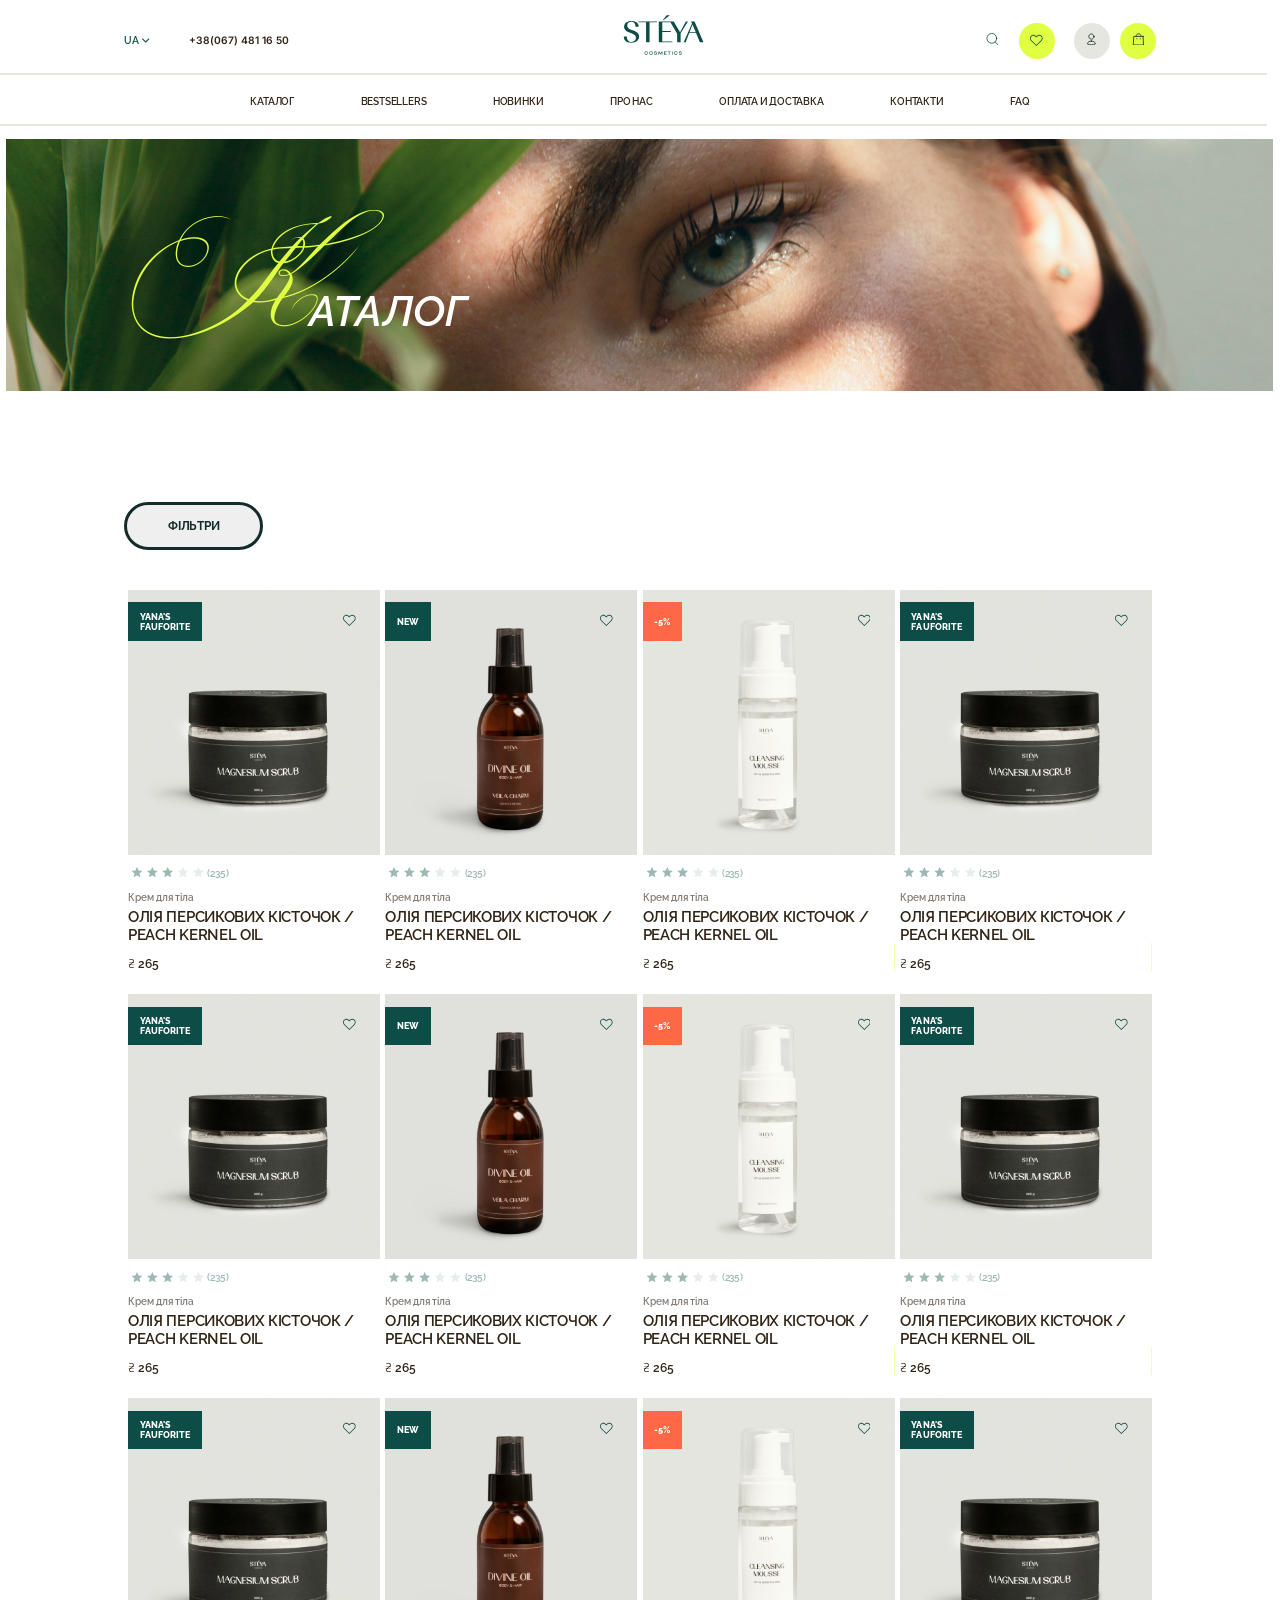
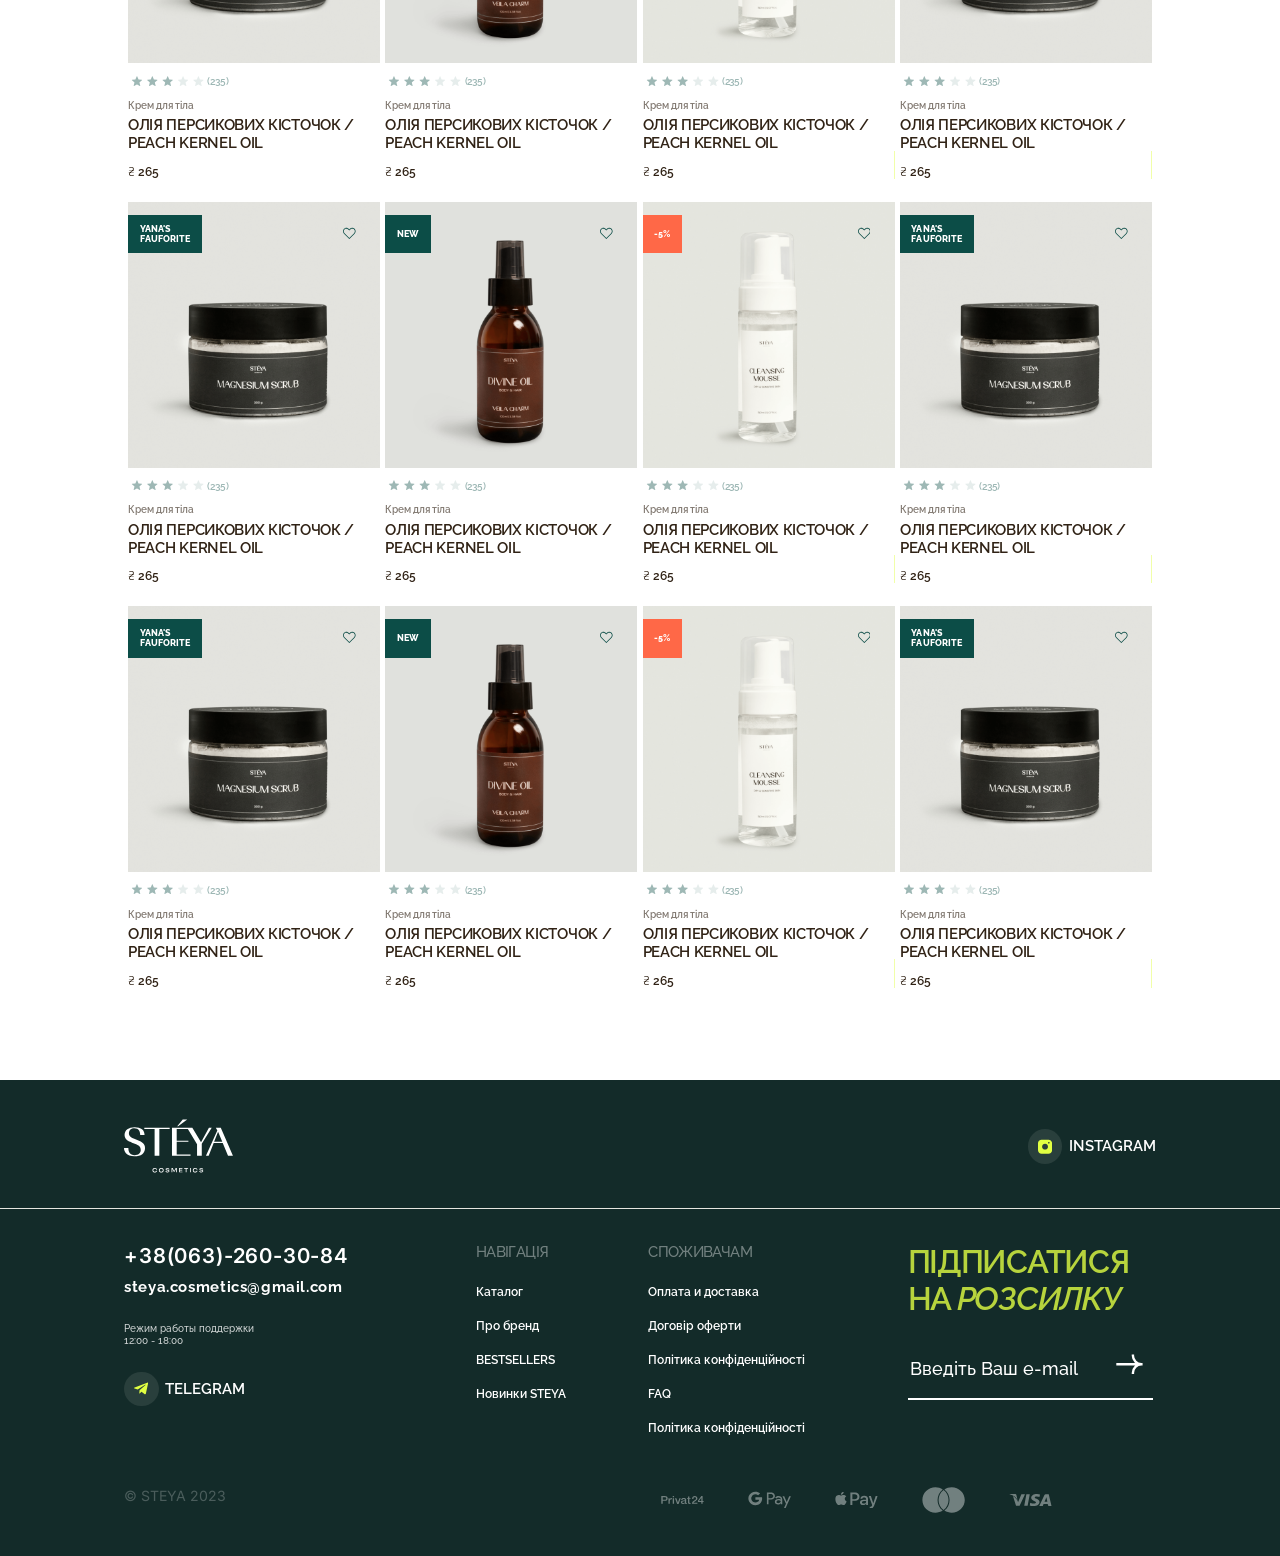
<file: pages/catalog.html>
<!DOCTYPE html>
<html lang="en">
  <head>
    <meta charset="UTF-8" />
    <meta name="viewport" content="width=device-width, initial-scale=1.0" />
    <link
      rel="stylesheet"
      href="https://cdn.jsdelivr.net/npm/swiper@11/swiper-bundle.min.css"
    />

    <link rel="preconnect" href="https://fonts.googleapis.com" />
    <link rel="preconnect" href="https://fonts.gstatic.com" crossorigin />
    <link
      href="https://fonts.googleapis.com/css2?family=Inter:wght@100..900&family=Raleway:ital,wght@0,100..900;1,100..900&family=Urbanist:ital,wght@0,100..900;1,100..900&display=swap"
      rel="stylesheet"
    />
    <link rel="stylesheet" href="../styles/styles.css" />
    <title>STEYA</title>
  </head>
  <body>
    <header>
      <div class="container">
        <div class="top-header">
          <div class="header-number-container">
            <div class="header-language-container">
              <p class="header-page-language-value">UA</p>

              <svg
                class="page-language-backdrop-icon"
                width="14"
                height="14"
                viewBox="0 0 14 14"
                fill="none"
                xmlns="http://www.w3.org/2000/svg"
              >
                <path
                  d="M5.74997 10.276C5.54386 10.276 5.33779 10.1973 5.18065 10.0403L0.235912 5.09548C-0.0786375 4.78093 -0.0786375 4.27094 0.235912 3.95652C0.550335 3.6421 1.06022 3.6421 1.3748 3.95652L5.74997 8.33194L10.1252 3.95667C10.4397 3.64225 10.9495 3.64225 11.2639 3.95667C11.5786 4.2711 11.5786 4.78108 11.2639 5.09563L6.31928 10.0404C6.16207 10.1975 5.95599 10.276 5.74997 10.276Z"
                  fill="#0C4D47"
                />
              </svg>
            </div>

            <a class="header-number-value" href="tel:+380674811650"
              >+38(067) 481 16 50</a
            >
          </div>
          <a href="../index.html">
            <img
              class="header-logo"
              src="../images/steya-logo.svg"
              alt="steya-logo"
            />
          </a>

          <div class="header-info-buttons">
            <div class="left-btns">
              <div class="search-container">
                <form class="header-search-form" action="">
                  <input
                    class="header-search-input"
                    type="text"
                    placeholder="Введіть товар для пошуку"
                  />
                </form>
                <button class="header-btn-search" type="submit">
                  <svg
                    class="btn-search-icon"
                    width="20"
                    height="21"
                    viewBox="0 0 20 21"
                    fill="none"
                    xmlns="http://www.w3.org/2000/svg"
                  >
                    <path
                      d="M14.4865 14.7087L19.0399 19.2503M17.038 8.78902C17.038 13.2286 13.439 16.8276 8.99947 16.8276C4.55991 16.8276 0.960938 13.2286 0.960938 8.78902C0.960938 4.34946 4.55991 0.750488 8.99947 0.750488C13.439 0.750488 17.038 4.34946 17.038 8.78902Z"
                      stroke="#0C4D47"
                      stroke-width="1.3"
                      stroke-linecap="square"
                    />
                  </svg>
                </button>
              </div>

              <button class="header-btn-like" type="button">
                <svg
                  class="btn-like-icon"
                  width="22"
                  height="19"
                  viewBox="0 0 22 19"
                  fill="none"
                  xmlns="http://www.w3.org/2000/svg"
                >
                  <path
                    d="M10.3701 18.7964C10.4329 18.8608 10.5081 18.912 10.591 18.947C10.674 18.982 10.7631 19 10.8532 19C10.9432 19 11.0324 18.982 11.1153 18.947C11.1983 18.912 11.2734 18.8608 11.3363 18.7964L20.0161 10.0016C22.2698 7.71904 22.2698 4.00337 20.0161 1.71987C18.9214 0.610693 17.4658 1.03492e-05 15.916 1.03492e-05C14.3662 1.03492e-05 12.9114 0.610693 11.8167 1.71897L10.8532 2.69606L9.88967 1.71987C9.35573 1.17416 8.71795 0.74084 8.01393 0.445464C7.30991 0.150088 6.55388 -0.00137213 5.7904 1.03492e-05C5.02678 -0.00144201 4.2706 0.149983 3.56642 0.445359C2.86224 0.740736 2.22431 1.17409 1.69023 1.71987C-0.563411 4.00337 -0.563411 7.71904 1.69023 10.0007L10.3701 18.7964ZM2.65556 2.67254C3.0639 2.25547 3.5515 1.92424 4.08969 1.69834C4.62789 1.47244 5.20581 1.35641 5.7895 1.35708C6.97286 1.35708 8.08566 1.82482 8.92253 2.67344L10.3692 4.13908C10.4992 4.26314 10.6721 4.33235 10.8518 4.33235C11.0316 4.33235 11.2044 4.26314 11.3345 4.13908L12.7811 2.67254C13.1898 2.25565 13.6776 1.92455 14.2159 1.69866C14.7542 1.47277 15.3322 1.35664 15.916 1.35708C16.4997 1.35641 17.0776 1.47244 17.6158 1.69834C18.154 1.92424 18.6416 2.25547 19.0499 2.67254C20.7842 4.4304 20.7842 7.2902 19.0499 9.04897L10.8532 17.3552L2.65556 9.04807C0.921226 7.29111 0.921226 4.4304 2.65556 2.67254Z"
                  />
                </svg>
              </button>
            </div>

            <div class="right-btns">
              <button class="header-btn-profile" type="button">
                <svg
                  class="btn-profile-icon"
                  width="16"
                  height="20"
                  viewBox="0 0 16 20"
                  fill="none"
                  xmlns="http://www.w3.org/2000/svg"
                >
                  <path
                    d="M7.99992 12.5838C10.9849 12.5761 13.523 13.9467 14.4559 16.897C12.5755 18.0433 10.3621 18.4849 7.99992 18.4791C5.63779 18.4849 3.42436 18.0433 1.54395 16.897C2.47794 13.9435 5.01172 12.5761 7.99992 12.5838Z"
                    stroke-width="1.3"
                    stroke-linecap="square"
                  />
                  <path
                    d="M12.0519 5.57193C12.0519 7.80947 10.2381 9.62335 8.00052 9.62335C5.76298 9.62335 3.9491 7.80947 3.9491 5.57193C3.9491 3.33439 5.76298 1.52051 8.00052 1.52051C10.2381 1.52051 12.0519 3.33439 12.0519 5.57193Z"
                    stroke-width="1.3"
                    stroke-linecap="square"
                  />
                </svg>
              </button>

              <button class="header-btn-bag" type="button">
                <svg
                  class="btn-bag-icon"
                  width="18"
                  height="20"
                  viewBox="0 0 18 20"
                  fill="none"
                  xmlns="http://www.w3.org/2000/svg"
                >
                  <path
                    d="M11.905 9.06792H11.8646M6.76729 9.06792H6.72695M13.1014 5.09931C13.1014 2.99634 11.3966 1.29154 9.29364 1.29154C8.28096 1.28725 7.30829 1.68653 6.5907 2.40109C5.87311 3.11565 5.46972 4.08663 5.46973 5.09931M16.2164 5.29297L17.0309 18.7086L0.970703 18.7086L1.78523 5.29297L16.2164 5.29297Z"
                    stroke-width="1.3"
                    stroke-linecap="square"
                  />
                </svg>
              </button>
            </div>
          </div>
        </div>

        <div class="header-line"></div>

        <div class="down-header">
          <nav class="header-nav">
            <ul class="header-nav-list">
              <li class="header-list-item">
                <a class="list-item-link" href="">Каталог</a>
              </li>
              <li class="header-list-item">
                <a class="list-item-link" href="./bestsellers.html"
                  >Bestsellers</a
                >
              </li>
              <li class="header-list-item">
                <a class="list-item-link" href="./novynki.html">Новинки</a>
              </li>
              <li class="header-list-item">
                <a class="list-item-link" href="./about.html">Про нас</a>
              </li>
              <li class="header-list-item">
                <a class="list-item-link" href="./payment.html"
                  >Оплата и доставка</a
                >
              </li>
              <li class="header-list-item">
                <a class="list-item-link" href="./contact.html">Контакти</a>
              </li>
              <li class="header-list-item">
                <a class="list-item-link" href="./faq.html">FAQ</a>
              </li>
            </ul>
          </nav>
        </div>
        <div class="header-line"></div>
      </div>
    </header>

    <main>
      <section class="catalog-hero">
        <div class="container">
          <h1 class="catalog-title">
            <span class="ekaterina-font">К</span>аталог
          </h1>
        </div>
      </section>

      <section class="catalog-section">
        <div class="container">
          <div class="filter-container">
            <button class="filter-btn">ФІЛЬТРИ</button>
          </div>

          <ul class="bestseller-product-list catalog-list">
            <li class="bestseller-product-item">
              <div class="product-image-wrap">
                <img
                  class="besteseller-item-product-image"
                  src="../images/bestsellers/cream.png"
                  alt=""
                />
                <div class="product-marker">
                  <p class="product-marker-text">
                    Yana's<br />
                    fauforite
                  </p>
                </div>

                <button
                  class="header-btn-like bestseller-version-like"
                  type="button"
                >
                  <svg
                    class="btn-like-icon"
                    width="22"
                    height="19"
                    viewBox="0 0 22 19"
                    fill="none"
                    xmlns="http://www.w3.org/2000/svg"
                  >
                    <path
                      d="M10.3701 18.7964C10.4329 18.8608 10.5081 18.912 10.591 18.947C10.674 18.982 10.7631 19 10.8532 19C10.9432 19 11.0324 18.982 11.1153 18.947C11.1983 18.912 11.2734 18.8608 11.3363 18.7964L20.0161 10.0016C22.2698 7.71904 22.2698 4.00337 20.0161 1.71987C18.9214 0.610693 17.4658 1.03492e-05 15.916 1.03492e-05C14.3662 1.03492e-05 12.9114 0.610693 11.8167 1.71897L10.8532 2.69606L9.88967 1.71987C9.35573 1.17416 8.71795 0.74084 8.01393 0.445464C7.30991 0.150088 6.55388 -0.00137213 5.7904 1.03492e-05C5.02678 -0.00144201 4.2706 0.149983 3.56642 0.445359C2.86224 0.740736 2.22431 1.17409 1.69023 1.71987C-0.563411 4.00337 -0.563411 7.71904 1.69023 10.0007L10.3701 18.7964ZM2.65556 2.67254C3.0639 2.25547 3.5515 1.92424 4.08969 1.69834C4.62789 1.47244 5.20581 1.35641 5.7895 1.35708C6.97286 1.35708 8.08566 1.82482 8.92253 2.67344L10.3692 4.13908C10.4992 4.26314 10.6721 4.33235 10.8518 4.33235C11.0316 4.33235 11.2044 4.26314 11.3345 4.13908L12.7811 2.67254C13.1898 2.25565 13.6776 1.92455 14.2159 1.69866C14.7542 1.47277 15.3322 1.35664 15.916 1.35708C16.4997 1.35641 17.0776 1.47244 17.6158 1.69834C18.154 1.92424 18.6416 2.25547 19.0499 2.67254C20.7842 4.4304 20.7842 7.2902 19.0499 9.04897L10.8532 17.3552L2.65556 9.04807C0.921226 7.29111 0.921226 4.4304 2.65556 2.67254Z"
                    />
                  </svg>
                </button>
              </div>

              <div class="product-rating-container">
                <svg
                  class="rating-icon"
                  width="120"
                  height="24"
                  viewBox="0 0 120 24"
                  fill="none"
                  xmlns="http://www.w3.org/2000/svg"
                >
                  <path
                    opacity="0.4"
                    d="M11.5376 3.8734C11.7076 3.46047 12.2924 3.46047 12.4624 3.8734L14.3131 8.37014C14.385 8.54476 14.5491 8.664 14.7374 8.67839L19.586 9.049C20.0312 9.08304 20.2119 9.63924 19.8717 9.92848L16.167 13.0782C16.0231 13.2005 15.9604 13.3935 16.0049 13.577L17.1508 18.3028C17.256 18.7367 16.7828 19.0805 16.4026 18.8463L12.2622 16.2962C12.1014 16.1972 11.8986 16.1972 11.7378 16.2962L7.59737 18.8463C7.21716 19.0805 6.74402 18.7367 6.84924 18.3028L7.99506 13.577C8.03955 13.3935 7.97687 13.2005 7.833 13.0782L4.12827 9.92848C3.78806 9.63924 3.96879 9.08304 4.41402 9.049L9.2626 8.67839C9.45088 8.664 9.61499 8.54476 9.68686 8.37014L11.5376 3.8734Z"
                    fill="#0C4D47"
                  />
                  <path
                    opacity="0.4"
                    d="M35.5376 3.8734C35.7076 3.46047 36.2924 3.46047 36.4624 3.8734L38.3131 8.37014C38.385 8.54476 38.5491 8.664 38.7374 8.67839L43.586 9.049C44.0312 9.08304 44.2119 9.63924 43.8717 9.92848L40.167 13.0782C40.0231 13.2005 39.9604 13.3935 40.0049 13.577L41.1508 18.3028C41.256 18.7367 40.7828 19.0805 40.4026 18.8463L36.2622 16.2962C36.1014 16.1972 35.8986 16.1972 35.7378 16.2962L31.5974 18.8463C31.2172 19.0805 30.744 18.7367 30.8492 18.3028L31.9951 13.577C32.0396 13.3935 31.9769 13.2005 31.833 13.0782L28.1283 9.92848C27.7881 9.63924 27.9688 9.08304 28.414 9.049L33.2626 8.67839C33.4509 8.664 33.615 8.54476 33.6869 8.37014L35.5376 3.8734Z"
                    fill="#0C4D47"
                  />
                  <path
                    opacity="0.4"
                    d="M59.5376 3.8734C59.7076 3.46047 60.2924 3.46047 60.4624 3.8734L62.3131 8.37014C62.385 8.54476 62.5491 8.664 62.7374 8.67839L67.586 9.049C68.0312 9.08304 68.2119 9.63924 67.8717 9.92848L64.167 13.0782C64.0231 13.2005 63.9604 13.3935 64.0049 13.577L65.1508 18.3028C65.256 18.7367 64.7828 19.0805 64.4026 18.8463L60.2622 16.2962C60.1014 16.1972 59.8986 16.1972 59.7378 16.2962L55.5974 18.8463C55.2172 19.0805 54.744 18.7367 54.8492 18.3028L55.9951 13.577C56.0396 13.3935 55.9769 13.2005 55.833 13.0782L52.1283 9.92848C51.7881 9.63924 51.9688 9.08304 52.414 9.049L57.2626 8.67839C57.4509 8.664 57.615 8.54476 57.6869 8.37014L59.5376 3.8734Z"
                    fill="#0C4D47"
                  />
                  <path
                    opacity="0.1"
                    d="M83.5376 3.8734C83.7076 3.46047 84.2924 3.46047 84.4624 3.8734L86.3131 8.37014C86.385 8.54476 86.5491 8.664 86.7374 8.67839L91.586 9.049C92.0312 9.08304 92.2119 9.63924 91.8717 9.92848L88.167 13.0782C88.0231 13.2005 87.9604 13.3935 88.0049 13.577L89.1508 18.3028C89.256 18.7367 88.7828 19.0805 88.4026 18.8463L84.2622 16.2962C84.1014 16.1972 83.8986 16.1972 83.7378 16.2962L79.5974 18.8463C79.2172 19.0805 78.744 18.7367 78.8492 18.3028L79.9951 13.577C80.0396 13.3935 79.9769 13.2005 79.833 13.0782L76.1283 9.92848C75.7881 9.63924 75.9688 9.08304 76.414 9.049L81.2626 8.67839C81.4509 8.664 81.615 8.54476 81.6869 8.37014L83.5376 3.8734Z"
                    fill="#0C4D47"
                  />
                  <path
                    opacity="0.1"
                    d="M107.538 3.8734C107.708 3.46047 108.292 3.46047 108.462 3.8734L110.313 8.37014C110.385 8.54476 110.549 8.664 110.737 8.67839L115.586 9.049C116.031 9.08304 116.212 9.63924 115.872 9.92848L112.167 13.0782C112.023 13.2005 111.96 13.3935 112.005 13.577L113.151 18.3028C113.256 18.7367 112.783 19.0805 112.403 18.8463L108.262 16.2962C108.101 16.1972 107.899 16.1972 107.738 16.2962L103.597 18.8463C103.217 19.0805 102.744 18.7367 102.849 18.3028L103.995 13.577C104.04 13.3935 103.977 13.2005 103.833 13.0782L100.128 9.92848C99.7881 9.63924 99.9688 9.08304 100.414 9.049L105.263 8.67839C105.451 8.664 105.615 8.54476 105.687 8.37014L107.538 3.8734Z"
                    fill="#0C4D47"
                  />
                </svg>
                <p class="rating-value">(235)</p>
              </div>

              <div class="product-item-info-container">
                <p class="product-type">Крем для тіла</p>
                <p class="product-name">
                  ОЛІЯ ПЕРСИКОВИХ КІСТОЧОК / PEACH KERNEL OIL
                </p>
                <p class="product-price">
                  <span class="price-grivna">₴</span> 265
                </p>
              </div>

              <button class="product-item-basket-button">
                <p class="basket-text">У КОШИК</p>
                <svg
                  class="basket-icon"
                  width="10"
                  height="10"
                  viewBox="0 0 10 10"
                  fill="none"
                  xmlns="http://www.w3.org/2000/svg"
                >
                  <path
                    d="M4.15152 10V0H5.84848V10H4.15152ZM0 5.84849V4.15152H10V5.84849H0Z"
                  />
                </svg>
              </button>
            </li>

            <li class="bestseller-product-item">
              <div class="product-image-wrap">
                <img
                  class="besteseller-item-product-image"
                  src="../images/bestsellers/oil.png"
                  alt=""
                />
                <div class="product-marker">
                  <p class="product-marker-text">NEW</p>
                </div>

                <button
                  class="header-btn-like bestseller-version-like"
                  type="button"
                >
                  <svg
                    class="btn-like-icon"
                    width="22"
                    height="19"
                    viewBox="0 0 22 19"
                    fill="none"
                    xmlns="http://www.w3.org/2000/svg"
                  >
                    <path
                      d="M10.3701 18.7964C10.4329 18.8608 10.5081 18.912 10.591 18.947C10.674 18.982 10.7631 19 10.8532 19C10.9432 19 11.0324 18.982 11.1153 18.947C11.1983 18.912 11.2734 18.8608 11.3363 18.7964L20.0161 10.0016C22.2698 7.71904 22.2698 4.00337 20.0161 1.71987C18.9214 0.610693 17.4658 1.03492e-05 15.916 1.03492e-05C14.3662 1.03492e-05 12.9114 0.610693 11.8167 1.71897L10.8532 2.69606L9.88967 1.71987C9.35573 1.17416 8.71795 0.74084 8.01393 0.445464C7.30991 0.150088 6.55388 -0.00137213 5.7904 1.03492e-05C5.02678 -0.00144201 4.2706 0.149983 3.56642 0.445359C2.86224 0.740736 2.22431 1.17409 1.69023 1.71987C-0.563411 4.00337 -0.563411 7.71904 1.69023 10.0007L10.3701 18.7964ZM2.65556 2.67254C3.0639 2.25547 3.5515 1.92424 4.08969 1.69834C4.62789 1.47244 5.20581 1.35641 5.7895 1.35708C6.97286 1.35708 8.08566 1.82482 8.92253 2.67344L10.3692 4.13908C10.4992 4.26314 10.6721 4.33235 10.8518 4.33235C11.0316 4.33235 11.2044 4.26314 11.3345 4.13908L12.7811 2.67254C13.1898 2.25565 13.6776 1.92455 14.2159 1.69866C14.7542 1.47277 15.3322 1.35664 15.916 1.35708C16.4997 1.35641 17.0776 1.47244 17.6158 1.69834C18.154 1.92424 18.6416 2.25547 19.0499 2.67254C20.7842 4.4304 20.7842 7.2902 19.0499 9.04897L10.8532 17.3552L2.65556 9.04807C0.921226 7.29111 0.921226 4.4304 2.65556 2.67254Z"
                    />
                  </svg>
                </button>
              </div>

              <div class="product-rating-container">
                <svg
                  class="rating-icon"
                  width="120"
                  height="24"
                  viewBox="0 0 120 24"
                  fill="none"
                  xmlns="http://www.w3.org/2000/svg"
                >
                  <path
                    opacity="0.4"
                    d="M11.5376 3.8734C11.7076 3.46047 12.2924 3.46047 12.4624 3.8734L14.3131 8.37014C14.385 8.54476 14.5491 8.664 14.7374 8.67839L19.586 9.049C20.0312 9.08304 20.2119 9.63924 19.8717 9.92848L16.167 13.0782C16.0231 13.2005 15.9604 13.3935 16.0049 13.577L17.1508 18.3028C17.256 18.7367 16.7828 19.0805 16.4026 18.8463L12.2622 16.2962C12.1014 16.1972 11.8986 16.1972 11.7378 16.2962L7.59737 18.8463C7.21716 19.0805 6.74402 18.7367 6.84924 18.3028L7.99506 13.577C8.03955 13.3935 7.97687 13.2005 7.833 13.0782L4.12827 9.92848C3.78806 9.63924 3.96879 9.08304 4.41402 9.049L9.2626 8.67839C9.45088 8.664 9.61499 8.54476 9.68686 8.37014L11.5376 3.8734Z"
                    fill="#0C4D47"
                  />
                  <path
                    opacity="0.4"
                    d="M35.5376 3.8734C35.7076 3.46047 36.2924 3.46047 36.4624 3.8734L38.3131 8.37014C38.385 8.54476 38.5491 8.664 38.7374 8.67839L43.586 9.049C44.0312 9.08304 44.2119 9.63924 43.8717 9.92848L40.167 13.0782C40.0231 13.2005 39.9604 13.3935 40.0049 13.577L41.1508 18.3028C41.256 18.7367 40.7828 19.0805 40.4026 18.8463L36.2622 16.2962C36.1014 16.1972 35.8986 16.1972 35.7378 16.2962L31.5974 18.8463C31.2172 19.0805 30.744 18.7367 30.8492 18.3028L31.9951 13.577C32.0396 13.3935 31.9769 13.2005 31.833 13.0782L28.1283 9.92848C27.7881 9.63924 27.9688 9.08304 28.414 9.049L33.2626 8.67839C33.4509 8.664 33.615 8.54476 33.6869 8.37014L35.5376 3.8734Z"
                    fill="#0C4D47"
                  />
                  <path
                    opacity="0.4"
                    d="M59.5376 3.8734C59.7076 3.46047 60.2924 3.46047 60.4624 3.8734L62.3131 8.37014C62.385 8.54476 62.5491 8.664 62.7374 8.67839L67.586 9.049C68.0312 9.08304 68.2119 9.63924 67.8717 9.92848L64.167 13.0782C64.0231 13.2005 63.9604 13.3935 64.0049 13.577L65.1508 18.3028C65.256 18.7367 64.7828 19.0805 64.4026 18.8463L60.2622 16.2962C60.1014 16.1972 59.8986 16.1972 59.7378 16.2962L55.5974 18.8463C55.2172 19.0805 54.744 18.7367 54.8492 18.3028L55.9951 13.577C56.0396 13.3935 55.9769 13.2005 55.833 13.0782L52.1283 9.92848C51.7881 9.63924 51.9688 9.08304 52.414 9.049L57.2626 8.67839C57.4509 8.664 57.615 8.54476 57.6869 8.37014L59.5376 3.8734Z"
                    fill="#0C4D47"
                  />
                  <path
                    opacity="0.1"
                    d="M83.5376 3.8734C83.7076 3.46047 84.2924 3.46047 84.4624 3.8734L86.3131 8.37014C86.385 8.54476 86.5491 8.664 86.7374 8.67839L91.586 9.049C92.0312 9.08304 92.2119 9.63924 91.8717 9.92848L88.167 13.0782C88.0231 13.2005 87.9604 13.3935 88.0049 13.577L89.1508 18.3028C89.256 18.7367 88.7828 19.0805 88.4026 18.8463L84.2622 16.2962C84.1014 16.1972 83.8986 16.1972 83.7378 16.2962L79.5974 18.8463C79.2172 19.0805 78.744 18.7367 78.8492 18.3028L79.9951 13.577C80.0396 13.3935 79.9769 13.2005 79.833 13.0782L76.1283 9.92848C75.7881 9.63924 75.9688 9.08304 76.414 9.049L81.2626 8.67839C81.4509 8.664 81.615 8.54476 81.6869 8.37014L83.5376 3.8734Z"
                    fill="#0C4D47"
                  />
                  <path
                    opacity="0.1"
                    d="M107.538 3.8734C107.708 3.46047 108.292 3.46047 108.462 3.8734L110.313 8.37014C110.385 8.54476 110.549 8.664 110.737 8.67839L115.586 9.049C116.031 9.08304 116.212 9.63924 115.872 9.92848L112.167 13.0782C112.023 13.2005 111.96 13.3935 112.005 13.577L113.151 18.3028C113.256 18.7367 112.783 19.0805 112.403 18.8463L108.262 16.2962C108.101 16.1972 107.899 16.1972 107.738 16.2962L103.597 18.8463C103.217 19.0805 102.744 18.7367 102.849 18.3028L103.995 13.577C104.04 13.3935 103.977 13.2005 103.833 13.0782L100.128 9.92848C99.7881 9.63924 99.9688 9.08304 100.414 9.049L105.263 8.67839C105.451 8.664 105.615 8.54476 105.687 8.37014L107.538 3.8734Z"
                    fill="#0C4D47"
                  />
                </svg>
                <p class="rating-value">(235)</p>
              </div>

              <div class="product-item-info-container">
                <p class="product-type">Крем для тіла</p>
                <p class="product-name">
                  ОЛІЯ ПЕРСИКОВИХ КІСТОЧОК / PEACH KERNEL OIL
                </p>
                <p class="product-price">
                  <span class="price-grivna">₴</span> 265
                </p>
              </div>

              <button class="product-item-basket-button">
                <p class="basket-text">У КОШИК</p>
                <svg
                  class="basket-icon"
                  width="10"
                  height="10"
                  viewBox="0 0 10 10"
                  fill="none"
                  xmlns="http://www.w3.org/2000/svg"
                >
                  <path
                    d="M4.15152 10V0H5.84848V10H4.15152ZM0 5.84849V4.15152H10V5.84849H0Z"
                  />
                </svg>
              </button>
            </li>

            <li class="bestseller-product-item">
              <div class="product-image-wrap">
                <img
                  class="besteseller-item-product-image"
                  src="../images/bestsellers/mousse.png"
                  alt=""
                />
                <div class="product-marker discount-type">
                  <p class="product-marker-text">-5%</p>
                </div>

                <button
                  class="header-btn-like bestseller-version-like"
                  type="button"
                >
                  <svg
                    class="btn-like-icon"
                    width="22"
                    height="19"
                    viewBox="0 0 22 19"
                    fill="none"
                    xmlns="http://www.w3.org/2000/svg"
                  >
                    <path
                      d="M10.3701 18.7964C10.4329 18.8608 10.5081 18.912 10.591 18.947C10.674 18.982 10.7631 19 10.8532 19C10.9432 19 11.0324 18.982 11.1153 18.947C11.1983 18.912 11.2734 18.8608 11.3363 18.7964L20.0161 10.0016C22.2698 7.71904 22.2698 4.00337 20.0161 1.71987C18.9214 0.610693 17.4658 1.03492e-05 15.916 1.03492e-05C14.3662 1.03492e-05 12.9114 0.610693 11.8167 1.71897L10.8532 2.69606L9.88967 1.71987C9.35573 1.17416 8.71795 0.74084 8.01393 0.445464C7.30991 0.150088 6.55388 -0.00137213 5.7904 1.03492e-05C5.02678 -0.00144201 4.2706 0.149983 3.56642 0.445359C2.86224 0.740736 2.22431 1.17409 1.69023 1.71987C-0.563411 4.00337 -0.563411 7.71904 1.69023 10.0007L10.3701 18.7964ZM2.65556 2.67254C3.0639 2.25547 3.5515 1.92424 4.08969 1.69834C4.62789 1.47244 5.20581 1.35641 5.7895 1.35708C6.97286 1.35708 8.08566 1.82482 8.92253 2.67344L10.3692 4.13908C10.4992 4.26314 10.6721 4.33235 10.8518 4.33235C11.0316 4.33235 11.2044 4.26314 11.3345 4.13908L12.7811 2.67254C13.1898 2.25565 13.6776 1.92455 14.2159 1.69866C14.7542 1.47277 15.3322 1.35664 15.916 1.35708C16.4997 1.35641 17.0776 1.47244 17.6158 1.69834C18.154 1.92424 18.6416 2.25547 19.0499 2.67254C20.7842 4.4304 20.7842 7.2902 19.0499 9.04897L10.8532 17.3552L2.65556 9.04807C0.921226 7.29111 0.921226 4.4304 2.65556 2.67254Z"
                    />
                  </svg>
                </button>
              </div>

              <div class="product-rating-container">
                <svg
                  class="rating-icon"
                  width="120"
                  height="24"
                  viewBox="0 0 120 24"
                  fill="none"
                  xmlns="http://www.w3.org/2000/svg"
                >
                  <path
                    opacity="0.4"
                    d="M11.5376 3.8734C11.7076 3.46047 12.2924 3.46047 12.4624 3.8734L14.3131 8.37014C14.385 8.54476 14.5491 8.664 14.7374 8.67839L19.586 9.049C20.0312 9.08304 20.2119 9.63924 19.8717 9.92848L16.167 13.0782C16.0231 13.2005 15.9604 13.3935 16.0049 13.577L17.1508 18.3028C17.256 18.7367 16.7828 19.0805 16.4026 18.8463L12.2622 16.2962C12.1014 16.1972 11.8986 16.1972 11.7378 16.2962L7.59737 18.8463C7.21716 19.0805 6.74402 18.7367 6.84924 18.3028L7.99506 13.577C8.03955 13.3935 7.97687 13.2005 7.833 13.0782L4.12827 9.92848C3.78806 9.63924 3.96879 9.08304 4.41402 9.049L9.2626 8.67839C9.45088 8.664 9.61499 8.54476 9.68686 8.37014L11.5376 3.8734Z"
                    fill="#0C4D47"
                  />
                  <path
                    opacity="0.4"
                    d="M35.5376 3.8734C35.7076 3.46047 36.2924 3.46047 36.4624 3.8734L38.3131 8.37014C38.385 8.54476 38.5491 8.664 38.7374 8.67839L43.586 9.049C44.0312 9.08304 44.2119 9.63924 43.8717 9.92848L40.167 13.0782C40.0231 13.2005 39.9604 13.3935 40.0049 13.577L41.1508 18.3028C41.256 18.7367 40.7828 19.0805 40.4026 18.8463L36.2622 16.2962C36.1014 16.1972 35.8986 16.1972 35.7378 16.2962L31.5974 18.8463C31.2172 19.0805 30.744 18.7367 30.8492 18.3028L31.9951 13.577C32.0396 13.3935 31.9769 13.2005 31.833 13.0782L28.1283 9.92848C27.7881 9.63924 27.9688 9.08304 28.414 9.049L33.2626 8.67839C33.4509 8.664 33.615 8.54476 33.6869 8.37014L35.5376 3.8734Z"
                    fill="#0C4D47"
                  />
                  <path
                    opacity="0.4"
                    d="M59.5376 3.8734C59.7076 3.46047 60.2924 3.46047 60.4624 3.8734L62.3131 8.37014C62.385 8.54476 62.5491 8.664 62.7374 8.67839L67.586 9.049C68.0312 9.08304 68.2119 9.63924 67.8717 9.92848L64.167 13.0782C64.0231 13.2005 63.9604 13.3935 64.0049 13.577L65.1508 18.3028C65.256 18.7367 64.7828 19.0805 64.4026 18.8463L60.2622 16.2962C60.1014 16.1972 59.8986 16.1972 59.7378 16.2962L55.5974 18.8463C55.2172 19.0805 54.744 18.7367 54.8492 18.3028L55.9951 13.577C56.0396 13.3935 55.9769 13.2005 55.833 13.0782L52.1283 9.92848C51.7881 9.63924 51.9688 9.08304 52.414 9.049L57.2626 8.67839C57.4509 8.664 57.615 8.54476 57.6869 8.37014L59.5376 3.8734Z"
                    fill="#0C4D47"
                  />
                  <path
                    opacity="0.1"
                    d="M83.5376 3.8734C83.7076 3.46047 84.2924 3.46047 84.4624 3.8734L86.3131 8.37014C86.385 8.54476 86.5491 8.664 86.7374 8.67839L91.586 9.049C92.0312 9.08304 92.2119 9.63924 91.8717 9.92848L88.167 13.0782C88.0231 13.2005 87.9604 13.3935 88.0049 13.577L89.1508 18.3028C89.256 18.7367 88.7828 19.0805 88.4026 18.8463L84.2622 16.2962C84.1014 16.1972 83.8986 16.1972 83.7378 16.2962L79.5974 18.8463C79.2172 19.0805 78.744 18.7367 78.8492 18.3028L79.9951 13.577C80.0396 13.3935 79.9769 13.2005 79.833 13.0782L76.1283 9.92848C75.7881 9.63924 75.9688 9.08304 76.414 9.049L81.2626 8.67839C81.4509 8.664 81.615 8.54476 81.6869 8.37014L83.5376 3.8734Z"
                    fill="#0C4D47"
                  />
                  <path
                    opacity="0.1"
                    d="M107.538 3.8734C107.708 3.46047 108.292 3.46047 108.462 3.8734L110.313 8.37014C110.385 8.54476 110.549 8.664 110.737 8.67839L115.586 9.049C116.031 9.08304 116.212 9.63924 115.872 9.92848L112.167 13.0782C112.023 13.2005 111.96 13.3935 112.005 13.577L113.151 18.3028C113.256 18.7367 112.783 19.0805 112.403 18.8463L108.262 16.2962C108.101 16.1972 107.899 16.1972 107.738 16.2962L103.597 18.8463C103.217 19.0805 102.744 18.7367 102.849 18.3028L103.995 13.577C104.04 13.3935 103.977 13.2005 103.833 13.0782L100.128 9.92848C99.7881 9.63924 99.9688 9.08304 100.414 9.049L105.263 8.67839C105.451 8.664 105.615 8.54476 105.687 8.37014L107.538 3.8734Z"
                    fill="#0C4D47"
                  />
                </svg>
                <p class="rating-value">(235)</p>
              </div>

              <div class="product-item-info-container">
                <p class="product-type">Крем для тіла</p>
                <p class="product-name">
                  ОЛІЯ ПЕРСИКОВИХ КІСТОЧОК / PEACH KERNEL OIL
                </p>
                <p class="product-price">
                  <span class="price-grivna">₴</span> 265
                </p>
              </div>

              <button class="product-item-basket-button">
                <p class="basket-text">У КОШИК</p>
                <svg
                  class="basket-icon"
                  width="10"
                  height="10"
                  viewBox="0 0 10 10"
                  fill="none"
                  xmlns="http://www.w3.org/2000/svg"
                >
                  <path
                    d="M4.15152 10V0H5.84848V10H4.15152ZM0 5.84849V4.15152H10V5.84849H0Z"
                  />
                </svg>
              </button>
            </li>

            <li class="bestseller-product-item">
              <div class="product-image-wrap">
                <img
                  class="besteseller-item-product-image"
                  src="../images/bestsellers/cream.png"
                  alt=""
                />
                <div class="product-marker">
                  <p class="product-marker-text">
                    Yana's<br />
                    fauforite
                  </p>
                </div>

                <button
                  class="header-btn-like bestseller-version-like"
                  type="button"
                >
                  <svg
                    class="btn-like-icon"
                    width="22"
                    height="19"
                    viewBox="0 0 22 19"
                    fill="none"
                    xmlns="http://www.w3.org/2000/svg"
                  >
                    <path
                      d="M10.3701 18.7964C10.4329 18.8608 10.5081 18.912 10.591 18.947C10.674 18.982 10.7631 19 10.8532 19C10.9432 19 11.0324 18.982 11.1153 18.947C11.1983 18.912 11.2734 18.8608 11.3363 18.7964L20.0161 10.0016C22.2698 7.71904 22.2698 4.00337 20.0161 1.71987C18.9214 0.610693 17.4658 1.03492e-05 15.916 1.03492e-05C14.3662 1.03492e-05 12.9114 0.610693 11.8167 1.71897L10.8532 2.69606L9.88967 1.71987C9.35573 1.17416 8.71795 0.74084 8.01393 0.445464C7.30991 0.150088 6.55388 -0.00137213 5.7904 1.03492e-05C5.02678 -0.00144201 4.2706 0.149983 3.56642 0.445359C2.86224 0.740736 2.22431 1.17409 1.69023 1.71987C-0.563411 4.00337 -0.563411 7.71904 1.69023 10.0007L10.3701 18.7964ZM2.65556 2.67254C3.0639 2.25547 3.5515 1.92424 4.08969 1.69834C4.62789 1.47244 5.20581 1.35641 5.7895 1.35708C6.97286 1.35708 8.08566 1.82482 8.92253 2.67344L10.3692 4.13908C10.4992 4.26314 10.6721 4.33235 10.8518 4.33235C11.0316 4.33235 11.2044 4.26314 11.3345 4.13908L12.7811 2.67254C13.1898 2.25565 13.6776 1.92455 14.2159 1.69866C14.7542 1.47277 15.3322 1.35664 15.916 1.35708C16.4997 1.35641 17.0776 1.47244 17.6158 1.69834C18.154 1.92424 18.6416 2.25547 19.0499 2.67254C20.7842 4.4304 20.7842 7.2902 19.0499 9.04897L10.8532 17.3552L2.65556 9.04807C0.921226 7.29111 0.921226 4.4304 2.65556 2.67254Z"
                    />
                  </svg>
                </button>
              </div>

              <div class="product-rating-container">
                <svg
                  class="rating-icon"
                  width="120"
                  height="24"
                  viewBox="0 0 120 24"
                  fill="none"
                  xmlns="http://www.w3.org/2000/svg"
                >
                  <path
                    opacity="0.4"
                    d="M11.5376 3.8734C11.7076 3.46047 12.2924 3.46047 12.4624 3.8734L14.3131 8.37014C14.385 8.54476 14.5491 8.664 14.7374 8.67839L19.586 9.049C20.0312 9.08304 20.2119 9.63924 19.8717 9.92848L16.167 13.0782C16.0231 13.2005 15.9604 13.3935 16.0049 13.577L17.1508 18.3028C17.256 18.7367 16.7828 19.0805 16.4026 18.8463L12.2622 16.2962C12.1014 16.1972 11.8986 16.1972 11.7378 16.2962L7.59737 18.8463C7.21716 19.0805 6.74402 18.7367 6.84924 18.3028L7.99506 13.577C8.03955 13.3935 7.97687 13.2005 7.833 13.0782L4.12827 9.92848C3.78806 9.63924 3.96879 9.08304 4.41402 9.049L9.2626 8.67839C9.45088 8.664 9.61499 8.54476 9.68686 8.37014L11.5376 3.8734Z"
                    fill="#0C4D47"
                  />
                  <path
                    opacity="0.4"
                    d="M35.5376 3.8734C35.7076 3.46047 36.2924 3.46047 36.4624 3.8734L38.3131 8.37014C38.385 8.54476 38.5491 8.664 38.7374 8.67839L43.586 9.049C44.0312 9.08304 44.2119 9.63924 43.8717 9.92848L40.167 13.0782C40.0231 13.2005 39.9604 13.3935 40.0049 13.577L41.1508 18.3028C41.256 18.7367 40.7828 19.0805 40.4026 18.8463L36.2622 16.2962C36.1014 16.1972 35.8986 16.1972 35.7378 16.2962L31.5974 18.8463C31.2172 19.0805 30.744 18.7367 30.8492 18.3028L31.9951 13.577C32.0396 13.3935 31.9769 13.2005 31.833 13.0782L28.1283 9.92848C27.7881 9.63924 27.9688 9.08304 28.414 9.049L33.2626 8.67839C33.4509 8.664 33.615 8.54476 33.6869 8.37014L35.5376 3.8734Z"
                    fill="#0C4D47"
                  />
                  <path
                    opacity="0.4"
                    d="M59.5376 3.8734C59.7076 3.46047 60.2924 3.46047 60.4624 3.8734L62.3131 8.37014C62.385 8.54476 62.5491 8.664 62.7374 8.67839L67.586 9.049C68.0312 9.08304 68.2119 9.63924 67.8717 9.92848L64.167 13.0782C64.0231 13.2005 63.9604 13.3935 64.0049 13.577L65.1508 18.3028C65.256 18.7367 64.7828 19.0805 64.4026 18.8463L60.2622 16.2962C60.1014 16.1972 59.8986 16.1972 59.7378 16.2962L55.5974 18.8463C55.2172 19.0805 54.744 18.7367 54.8492 18.3028L55.9951 13.577C56.0396 13.3935 55.9769 13.2005 55.833 13.0782L52.1283 9.92848C51.7881 9.63924 51.9688 9.08304 52.414 9.049L57.2626 8.67839C57.4509 8.664 57.615 8.54476 57.6869 8.37014L59.5376 3.8734Z"
                    fill="#0C4D47"
                  />
                  <path
                    opacity="0.1"
                    d="M83.5376 3.8734C83.7076 3.46047 84.2924 3.46047 84.4624 3.8734L86.3131 8.37014C86.385 8.54476 86.5491 8.664 86.7374 8.67839L91.586 9.049C92.0312 9.08304 92.2119 9.63924 91.8717 9.92848L88.167 13.0782C88.0231 13.2005 87.9604 13.3935 88.0049 13.577L89.1508 18.3028C89.256 18.7367 88.7828 19.0805 88.4026 18.8463L84.2622 16.2962C84.1014 16.1972 83.8986 16.1972 83.7378 16.2962L79.5974 18.8463C79.2172 19.0805 78.744 18.7367 78.8492 18.3028L79.9951 13.577C80.0396 13.3935 79.9769 13.2005 79.833 13.0782L76.1283 9.92848C75.7881 9.63924 75.9688 9.08304 76.414 9.049L81.2626 8.67839C81.4509 8.664 81.615 8.54476 81.6869 8.37014L83.5376 3.8734Z"
                    fill="#0C4D47"
                  />
                  <path
                    opacity="0.1"
                    d="M107.538 3.8734C107.708 3.46047 108.292 3.46047 108.462 3.8734L110.313 8.37014C110.385 8.54476 110.549 8.664 110.737 8.67839L115.586 9.049C116.031 9.08304 116.212 9.63924 115.872 9.92848L112.167 13.0782C112.023 13.2005 111.96 13.3935 112.005 13.577L113.151 18.3028C113.256 18.7367 112.783 19.0805 112.403 18.8463L108.262 16.2962C108.101 16.1972 107.899 16.1972 107.738 16.2962L103.597 18.8463C103.217 19.0805 102.744 18.7367 102.849 18.3028L103.995 13.577C104.04 13.3935 103.977 13.2005 103.833 13.0782L100.128 9.92848C99.7881 9.63924 99.9688 9.08304 100.414 9.049L105.263 8.67839C105.451 8.664 105.615 8.54476 105.687 8.37014L107.538 3.8734Z"
                    fill="#0C4D47"
                  />
                </svg>
                <p class="rating-value">(235)</p>
              </div>

              <div class="product-item-info-container">
                <p class="product-type">Крем для тіла</p>
                <p class="product-name">
                  ОЛІЯ ПЕРСИКОВИХ КІСТОЧОК / PEACH KERNEL OIL
                </p>
                <p class="product-price">
                  <span class="price-grivna">₴</span> 265
                </p>
              </div>

              <button class="product-item-basket-button">
                <p class="basket-text">У КОШИК</p>
                <svg
                  class="basket-icon"
                  width="10"
                  height="10"
                  viewBox="0 0 10 10"
                  fill="none"
                  xmlns="http://www.w3.org/2000/svg"
                >
                  <path
                    d="M4.15152 10V0H5.84848V10H4.15152ZM0 5.84849V4.15152H10V5.84849H0Z"
                  />
                </svg>
              </button>
            </li>

            <li class="bestseller-product-item">
              <div class="product-image-wrap">
                <img
                  class="besteseller-item-product-image"
                  src="../images/bestsellers/cream.png"
                  alt=""
                />
                <div class="product-marker">
                  <p class="product-marker-text">
                    Yana's<br />
                    fauforite
                  </p>
                </div>

                <button
                  class="header-btn-like bestseller-version-like"
                  type="button"
                >
                  <svg
                    class="btn-like-icon"
                    width="22"
                    height="19"
                    viewBox="0 0 22 19"
                    fill="none"
                    xmlns="http://www.w3.org/2000/svg"
                  >
                    <path
                      d="M10.3701 18.7964C10.4329 18.8608 10.5081 18.912 10.591 18.947C10.674 18.982 10.7631 19 10.8532 19C10.9432 19 11.0324 18.982 11.1153 18.947C11.1983 18.912 11.2734 18.8608 11.3363 18.7964L20.0161 10.0016C22.2698 7.71904 22.2698 4.00337 20.0161 1.71987C18.9214 0.610693 17.4658 1.03492e-05 15.916 1.03492e-05C14.3662 1.03492e-05 12.9114 0.610693 11.8167 1.71897L10.8532 2.69606L9.88967 1.71987C9.35573 1.17416 8.71795 0.74084 8.01393 0.445464C7.30991 0.150088 6.55388 -0.00137213 5.7904 1.03492e-05C5.02678 -0.00144201 4.2706 0.149983 3.56642 0.445359C2.86224 0.740736 2.22431 1.17409 1.69023 1.71987C-0.563411 4.00337 -0.563411 7.71904 1.69023 10.0007L10.3701 18.7964ZM2.65556 2.67254C3.0639 2.25547 3.5515 1.92424 4.08969 1.69834C4.62789 1.47244 5.20581 1.35641 5.7895 1.35708C6.97286 1.35708 8.08566 1.82482 8.92253 2.67344L10.3692 4.13908C10.4992 4.26314 10.6721 4.33235 10.8518 4.33235C11.0316 4.33235 11.2044 4.26314 11.3345 4.13908L12.7811 2.67254C13.1898 2.25565 13.6776 1.92455 14.2159 1.69866C14.7542 1.47277 15.3322 1.35664 15.916 1.35708C16.4997 1.35641 17.0776 1.47244 17.6158 1.69834C18.154 1.92424 18.6416 2.25547 19.0499 2.67254C20.7842 4.4304 20.7842 7.2902 19.0499 9.04897L10.8532 17.3552L2.65556 9.04807C0.921226 7.29111 0.921226 4.4304 2.65556 2.67254Z"
                    />
                  </svg>
                </button>
              </div>

              <div class="product-rating-container">
                <svg
                  class="rating-icon"
                  width="120"
                  height="24"
                  viewBox="0 0 120 24"
                  fill="none"
                  xmlns="http://www.w3.org/2000/svg"
                >
                  <path
                    opacity="0.4"
                    d="M11.5376 3.8734C11.7076 3.46047 12.2924 3.46047 12.4624 3.8734L14.3131 8.37014C14.385 8.54476 14.5491 8.664 14.7374 8.67839L19.586 9.049C20.0312 9.08304 20.2119 9.63924 19.8717 9.92848L16.167 13.0782C16.0231 13.2005 15.9604 13.3935 16.0049 13.577L17.1508 18.3028C17.256 18.7367 16.7828 19.0805 16.4026 18.8463L12.2622 16.2962C12.1014 16.1972 11.8986 16.1972 11.7378 16.2962L7.59737 18.8463C7.21716 19.0805 6.74402 18.7367 6.84924 18.3028L7.99506 13.577C8.03955 13.3935 7.97687 13.2005 7.833 13.0782L4.12827 9.92848C3.78806 9.63924 3.96879 9.08304 4.41402 9.049L9.2626 8.67839C9.45088 8.664 9.61499 8.54476 9.68686 8.37014L11.5376 3.8734Z"
                    fill="#0C4D47"
                  />
                  <path
                    opacity="0.4"
                    d="M35.5376 3.8734C35.7076 3.46047 36.2924 3.46047 36.4624 3.8734L38.3131 8.37014C38.385 8.54476 38.5491 8.664 38.7374 8.67839L43.586 9.049C44.0312 9.08304 44.2119 9.63924 43.8717 9.92848L40.167 13.0782C40.0231 13.2005 39.9604 13.3935 40.0049 13.577L41.1508 18.3028C41.256 18.7367 40.7828 19.0805 40.4026 18.8463L36.2622 16.2962C36.1014 16.1972 35.8986 16.1972 35.7378 16.2962L31.5974 18.8463C31.2172 19.0805 30.744 18.7367 30.8492 18.3028L31.9951 13.577C32.0396 13.3935 31.9769 13.2005 31.833 13.0782L28.1283 9.92848C27.7881 9.63924 27.9688 9.08304 28.414 9.049L33.2626 8.67839C33.4509 8.664 33.615 8.54476 33.6869 8.37014L35.5376 3.8734Z"
                    fill="#0C4D47"
                  />
                  <path
                    opacity="0.4"
                    d="M59.5376 3.8734C59.7076 3.46047 60.2924 3.46047 60.4624 3.8734L62.3131 8.37014C62.385 8.54476 62.5491 8.664 62.7374 8.67839L67.586 9.049C68.0312 9.08304 68.2119 9.63924 67.8717 9.92848L64.167 13.0782C64.0231 13.2005 63.9604 13.3935 64.0049 13.577L65.1508 18.3028C65.256 18.7367 64.7828 19.0805 64.4026 18.8463L60.2622 16.2962C60.1014 16.1972 59.8986 16.1972 59.7378 16.2962L55.5974 18.8463C55.2172 19.0805 54.744 18.7367 54.8492 18.3028L55.9951 13.577C56.0396 13.3935 55.9769 13.2005 55.833 13.0782L52.1283 9.92848C51.7881 9.63924 51.9688 9.08304 52.414 9.049L57.2626 8.67839C57.4509 8.664 57.615 8.54476 57.6869 8.37014L59.5376 3.8734Z"
                    fill="#0C4D47"
                  />
                  <path
                    opacity="0.1"
                    d="M83.5376 3.8734C83.7076 3.46047 84.2924 3.46047 84.4624 3.8734L86.3131 8.37014C86.385 8.54476 86.5491 8.664 86.7374 8.67839L91.586 9.049C92.0312 9.08304 92.2119 9.63924 91.8717 9.92848L88.167 13.0782C88.0231 13.2005 87.9604 13.3935 88.0049 13.577L89.1508 18.3028C89.256 18.7367 88.7828 19.0805 88.4026 18.8463L84.2622 16.2962C84.1014 16.1972 83.8986 16.1972 83.7378 16.2962L79.5974 18.8463C79.2172 19.0805 78.744 18.7367 78.8492 18.3028L79.9951 13.577C80.0396 13.3935 79.9769 13.2005 79.833 13.0782L76.1283 9.92848C75.7881 9.63924 75.9688 9.08304 76.414 9.049L81.2626 8.67839C81.4509 8.664 81.615 8.54476 81.6869 8.37014L83.5376 3.8734Z"
                    fill="#0C4D47"
                  />
                  <path
                    opacity="0.1"
                    d="M107.538 3.8734C107.708 3.46047 108.292 3.46047 108.462 3.8734L110.313 8.37014C110.385 8.54476 110.549 8.664 110.737 8.67839L115.586 9.049C116.031 9.08304 116.212 9.63924 115.872 9.92848L112.167 13.0782C112.023 13.2005 111.96 13.3935 112.005 13.577L113.151 18.3028C113.256 18.7367 112.783 19.0805 112.403 18.8463L108.262 16.2962C108.101 16.1972 107.899 16.1972 107.738 16.2962L103.597 18.8463C103.217 19.0805 102.744 18.7367 102.849 18.3028L103.995 13.577C104.04 13.3935 103.977 13.2005 103.833 13.0782L100.128 9.92848C99.7881 9.63924 99.9688 9.08304 100.414 9.049L105.263 8.67839C105.451 8.664 105.615 8.54476 105.687 8.37014L107.538 3.8734Z"
                    fill="#0C4D47"
                  />
                </svg>
                <p class="rating-value">(235)</p>
              </div>

              <div class="product-item-info-container">
                <p class="product-type">Крем для тіла</p>
                <p class="product-name">
                  ОЛІЯ ПЕРСИКОВИХ КІСТОЧОК / PEACH KERNEL OIL
                </p>
                <p class="product-price">
                  <span class="price-grivna">₴</span> 265
                </p>
              </div>

              <button class="product-item-basket-button">
                <p class="basket-text">У КОШИК</p>
                <svg
                  class="basket-icon"
                  width="10"
                  height="10"
                  viewBox="0 0 10 10"
                  fill="none"
                  xmlns="http://www.w3.org/2000/svg"
                >
                  <path
                    d="M4.15152 10V0H5.84848V10H4.15152ZM0 5.84849V4.15152H10V5.84849H0Z"
                  />
                </svg>
              </button>
            </li>

            <li class="bestseller-product-item">
              <div class="product-image-wrap">
                <img
                  class="besteseller-item-product-image"
                  src="../images/bestsellers/oil.png"
                  alt=""
                />
                <div class="product-marker">
                  <p class="product-marker-text">NEW</p>
                </div>

                <button
                  class="header-btn-like bestseller-version-like"
                  type="button"
                >
                  <svg
                    class="btn-like-icon"
                    width="22"
                    height="19"
                    viewBox="0 0 22 19"
                    fill="none"
                    xmlns="http://www.w3.org/2000/svg"
                  >
                    <path
                      d="M10.3701 18.7964C10.4329 18.8608 10.5081 18.912 10.591 18.947C10.674 18.982 10.7631 19 10.8532 19C10.9432 19 11.0324 18.982 11.1153 18.947C11.1983 18.912 11.2734 18.8608 11.3363 18.7964L20.0161 10.0016C22.2698 7.71904 22.2698 4.00337 20.0161 1.71987C18.9214 0.610693 17.4658 1.03492e-05 15.916 1.03492e-05C14.3662 1.03492e-05 12.9114 0.610693 11.8167 1.71897L10.8532 2.69606L9.88967 1.71987C9.35573 1.17416 8.71795 0.74084 8.01393 0.445464C7.30991 0.150088 6.55388 -0.00137213 5.7904 1.03492e-05C5.02678 -0.00144201 4.2706 0.149983 3.56642 0.445359C2.86224 0.740736 2.22431 1.17409 1.69023 1.71987C-0.563411 4.00337 -0.563411 7.71904 1.69023 10.0007L10.3701 18.7964ZM2.65556 2.67254C3.0639 2.25547 3.5515 1.92424 4.08969 1.69834C4.62789 1.47244 5.20581 1.35641 5.7895 1.35708C6.97286 1.35708 8.08566 1.82482 8.92253 2.67344L10.3692 4.13908C10.4992 4.26314 10.6721 4.33235 10.8518 4.33235C11.0316 4.33235 11.2044 4.26314 11.3345 4.13908L12.7811 2.67254C13.1898 2.25565 13.6776 1.92455 14.2159 1.69866C14.7542 1.47277 15.3322 1.35664 15.916 1.35708C16.4997 1.35641 17.0776 1.47244 17.6158 1.69834C18.154 1.92424 18.6416 2.25547 19.0499 2.67254C20.7842 4.4304 20.7842 7.2902 19.0499 9.04897L10.8532 17.3552L2.65556 9.04807C0.921226 7.29111 0.921226 4.4304 2.65556 2.67254Z"
                    />
                  </svg>
                </button>
              </div>

              <div class="product-rating-container">
                <svg
                  class="rating-icon"
                  width="120"
                  height="24"
                  viewBox="0 0 120 24"
                  fill="none"
                  xmlns="http://www.w3.org/2000/svg"
                >
                  <path
                    opacity="0.4"
                    d="M11.5376 3.8734C11.7076 3.46047 12.2924 3.46047 12.4624 3.8734L14.3131 8.37014C14.385 8.54476 14.5491 8.664 14.7374 8.67839L19.586 9.049C20.0312 9.08304 20.2119 9.63924 19.8717 9.92848L16.167 13.0782C16.0231 13.2005 15.9604 13.3935 16.0049 13.577L17.1508 18.3028C17.256 18.7367 16.7828 19.0805 16.4026 18.8463L12.2622 16.2962C12.1014 16.1972 11.8986 16.1972 11.7378 16.2962L7.59737 18.8463C7.21716 19.0805 6.74402 18.7367 6.84924 18.3028L7.99506 13.577C8.03955 13.3935 7.97687 13.2005 7.833 13.0782L4.12827 9.92848C3.78806 9.63924 3.96879 9.08304 4.41402 9.049L9.2626 8.67839C9.45088 8.664 9.61499 8.54476 9.68686 8.37014L11.5376 3.8734Z"
                    fill="#0C4D47"
                  />
                  <path
                    opacity="0.4"
                    d="M35.5376 3.8734C35.7076 3.46047 36.2924 3.46047 36.4624 3.8734L38.3131 8.37014C38.385 8.54476 38.5491 8.664 38.7374 8.67839L43.586 9.049C44.0312 9.08304 44.2119 9.63924 43.8717 9.92848L40.167 13.0782C40.0231 13.2005 39.9604 13.3935 40.0049 13.577L41.1508 18.3028C41.256 18.7367 40.7828 19.0805 40.4026 18.8463L36.2622 16.2962C36.1014 16.1972 35.8986 16.1972 35.7378 16.2962L31.5974 18.8463C31.2172 19.0805 30.744 18.7367 30.8492 18.3028L31.9951 13.577C32.0396 13.3935 31.9769 13.2005 31.833 13.0782L28.1283 9.92848C27.7881 9.63924 27.9688 9.08304 28.414 9.049L33.2626 8.67839C33.4509 8.664 33.615 8.54476 33.6869 8.37014L35.5376 3.8734Z"
                    fill="#0C4D47"
                  />
                  <path
                    opacity="0.4"
                    d="M59.5376 3.8734C59.7076 3.46047 60.2924 3.46047 60.4624 3.8734L62.3131 8.37014C62.385 8.54476 62.5491 8.664 62.7374 8.67839L67.586 9.049C68.0312 9.08304 68.2119 9.63924 67.8717 9.92848L64.167 13.0782C64.0231 13.2005 63.9604 13.3935 64.0049 13.577L65.1508 18.3028C65.256 18.7367 64.7828 19.0805 64.4026 18.8463L60.2622 16.2962C60.1014 16.1972 59.8986 16.1972 59.7378 16.2962L55.5974 18.8463C55.2172 19.0805 54.744 18.7367 54.8492 18.3028L55.9951 13.577C56.0396 13.3935 55.9769 13.2005 55.833 13.0782L52.1283 9.92848C51.7881 9.63924 51.9688 9.08304 52.414 9.049L57.2626 8.67839C57.4509 8.664 57.615 8.54476 57.6869 8.37014L59.5376 3.8734Z"
                    fill="#0C4D47"
                  />
                  <path
                    opacity="0.1"
                    d="M83.5376 3.8734C83.7076 3.46047 84.2924 3.46047 84.4624 3.8734L86.3131 8.37014C86.385 8.54476 86.5491 8.664 86.7374 8.67839L91.586 9.049C92.0312 9.08304 92.2119 9.63924 91.8717 9.92848L88.167 13.0782C88.0231 13.2005 87.9604 13.3935 88.0049 13.577L89.1508 18.3028C89.256 18.7367 88.7828 19.0805 88.4026 18.8463L84.2622 16.2962C84.1014 16.1972 83.8986 16.1972 83.7378 16.2962L79.5974 18.8463C79.2172 19.0805 78.744 18.7367 78.8492 18.3028L79.9951 13.577C80.0396 13.3935 79.9769 13.2005 79.833 13.0782L76.1283 9.92848C75.7881 9.63924 75.9688 9.08304 76.414 9.049L81.2626 8.67839C81.4509 8.664 81.615 8.54476 81.6869 8.37014L83.5376 3.8734Z"
                    fill="#0C4D47"
                  />
                  <path
                    opacity="0.1"
                    d="M107.538 3.8734C107.708 3.46047 108.292 3.46047 108.462 3.8734L110.313 8.37014C110.385 8.54476 110.549 8.664 110.737 8.67839L115.586 9.049C116.031 9.08304 116.212 9.63924 115.872 9.92848L112.167 13.0782C112.023 13.2005 111.96 13.3935 112.005 13.577L113.151 18.3028C113.256 18.7367 112.783 19.0805 112.403 18.8463L108.262 16.2962C108.101 16.1972 107.899 16.1972 107.738 16.2962L103.597 18.8463C103.217 19.0805 102.744 18.7367 102.849 18.3028L103.995 13.577C104.04 13.3935 103.977 13.2005 103.833 13.0782L100.128 9.92848C99.7881 9.63924 99.9688 9.08304 100.414 9.049L105.263 8.67839C105.451 8.664 105.615 8.54476 105.687 8.37014L107.538 3.8734Z"
                    fill="#0C4D47"
                  />
                </svg>
                <p class="rating-value">(235)</p>
              </div>

              <div class="product-item-info-container">
                <p class="product-type">Крем для тіла</p>
                <p class="product-name">
                  ОЛІЯ ПЕРСИКОВИХ КІСТОЧОК / PEACH KERNEL OIL
                </p>
                <p class="product-price">
                  <span class="price-grivna">₴</span> 265
                </p>
              </div>

              <button class="product-item-basket-button">
                <p class="basket-text">У КОШИК</p>
                <svg
                  class="basket-icon"
                  width="10"
                  height="10"
                  viewBox="0 0 10 10"
                  fill="none"
                  xmlns="http://www.w3.org/2000/svg"
                >
                  <path
                    d="M4.15152 10V0H5.84848V10H4.15152ZM0 5.84849V4.15152H10V5.84849H0Z"
                  />
                </svg>
              </button>
            </li>

            <li class="bestseller-product-item">
              <div class="product-image-wrap">
                <img
                  class="besteseller-item-product-image"
                  src="../images/bestsellers/mousse.png"
                  alt=""
                />
                <div class="product-marker discount-type">
                  <p class="product-marker-text">-5%</p>
                </div>

                <button
                  class="header-btn-like bestseller-version-like"
                  type="button"
                >
                  <svg
                    class="btn-like-icon"
                    width="22"
                    height="19"
                    viewBox="0 0 22 19"
                    fill="none"
                    xmlns="http://www.w3.org/2000/svg"
                  >
                    <path
                      d="M10.3701 18.7964C10.4329 18.8608 10.5081 18.912 10.591 18.947C10.674 18.982 10.7631 19 10.8532 19C10.9432 19 11.0324 18.982 11.1153 18.947C11.1983 18.912 11.2734 18.8608 11.3363 18.7964L20.0161 10.0016C22.2698 7.71904 22.2698 4.00337 20.0161 1.71987C18.9214 0.610693 17.4658 1.03492e-05 15.916 1.03492e-05C14.3662 1.03492e-05 12.9114 0.610693 11.8167 1.71897L10.8532 2.69606L9.88967 1.71987C9.35573 1.17416 8.71795 0.74084 8.01393 0.445464C7.30991 0.150088 6.55388 -0.00137213 5.7904 1.03492e-05C5.02678 -0.00144201 4.2706 0.149983 3.56642 0.445359C2.86224 0.740736 2.22431 1.17409 1.69023 1.71987C-0.563411 4.00337 -0.563411 7.71904 1.69023 10.0007L10.3701 18.7964ZM2.65556 2.67254C3.0639 2.25547 3.5515 1.92424 4.08969 1.69834C4.62789 1.47244 5.20581 1.35641 5.7895 1.35708C6.97286 1.35708 8.08566 1.82482 8.92253 2.67344L10.3692 4.13908C10.4992 4.26314 10.6721 4.33235 10.8518 4.33235C11.0316 4.33235 11.2044 4.26314 11.3345 4.13908L12.7811 2.67254C13.1898 2.25565 13.6776 1.92455 14.2159 1.69866C14.7542 1.47277 15.3322 1.35664 15.916 1.35708C16.4997 1.35641 17.0776 1.47244 17.6158 1.69834C18.154 1.92424 18.6416 2.25547 19.0499 2.67254C20.7842 4.4304 20.7842 7.2902 19.0499 9.04897L10.8532 17.3552L2.65556 9.04807C0.921226 7.29111 0.921226 4.4304 2.65556 2.67254Z"
                    />
                  </svg>
                </button>
              </div>

              <div class="product-rating-container">
                <svg
                  class="rating-icon"
                  width="120"
                  height="24"
                  viewBox="0 0 120 24"
                  fill="none"
                  xmlns="http://www.w3.org/2000/svg"
                >
                  <path
                    opacity="0.4"
                    d="M11.5376 3.8734C11.7076 3.46047 12.2924 3.46047 12.4624 3.8734L14.3131 8.37014C14.385 8.54476 14.5491 8.664 14.7374 8.67839L19.586 9.049C20.0312 9.08304 20.2119 9.63924 19.8717 9.92848L16.167 13.0782C16.0231 13.2005 15.9604 13.3935 16.0049 13.577L17.1508 18.3028C17.256 18.7367 16.7828 19.0805 16.4026 18.8463L12.2622 16.2962C12.1014 16.1972 11.8986 16.1972 11.7378 16.2962L7.59737 18.8463C7.21716 19.0805 6.74402 18.7367 6.84924 18.3028L7.99506 13.577C8.03955 13.3935 7.97687 13.2005 7.833 13.0782L4.12827 9.92848C3.78806 9.63924 3.96879 9.08304 4.41402 9.049L9.2626 8.67839C9.45088 8.664 9.61499 8.54476 9.68686 8.37014L11.5376 3.8734Z"
                    fill="#0C4D47"
                  />
                  <path
                    opacity="0.4"
                    d="M35.5376 3.8734C35.7076 3.46047 36.2924 3.46047 36.4624 3.8734L38.3131 8.37014C38.385 8.54476 38.5491 8.664 38.7374 8.67839L43.586 9.049C44.0312 9.08304 44.2119 9.63924 43.8717 9.92848L40.167 13.0782C40.0231 13.2005 39.9604 13.3935 40.0049 13.577L41.1508 18.3028C41.256 18.7367 40.7828 19.0805 40.4026 18.8463L36.2622 16.2962C36.1014 16.1972 35.8986 16.1972 35.7378 16.2962L31.5974 18.8463C31.2172 19.0805 30.744 18.7367 30.8492 18.3028L31.9951 13.577C32.0396 13.3935 31.9769 13.2005 31.833 13.0782L28.1283 9.92848C27.7881 9.63924 27.9688 9.08304 28.414 9.049L33.2626 8.67839C33.4509 8.664 33.615 8.54476 33.6869 8.37014L35.5376 3.8734Z"
                    fill="#0C4D47"
                  />
                  <path
                    opacity="0.4"
                    d="M59.5376 3.8734C59.7076 3.46047 60.2924 3.46047 60.4624 3.8734L62.3131 8.37014C62.385 8.54476 62.5491 8.664 62.7374 8.67839L67.586 9.049C68.0312 9.08304 68.2119 9.63924 67.8717 9.92848L64.167 13.0782C64.0231 13.2005 63.9604 13.3935 64.0049 13.577L65.1508 18.3028C65.256 18.7367 64.7828 19.0805 64.4026 18.8463L60.2622 16.2962C60.1014 16.1972 59.8986 16.1972 59.7378 16.2962L55.5974 18.8463C55.2172 19.0805 54.744 18.7367 54.8492 18.3028L55.9951 13.577C56.0396 13.3935 55.9769 13.2005 55.833 13.0782L52.1283 9.92848C51.7881 9.63924 51.9688 9.08304 52.414 9.049L57.2626 8.67839C57.4509 8.664 57.615 8.54476 57.6869 8.37014L59.5376 3.8734Z"
                    fill="#0C4D47"
                  />
                  <path
                    opacity="0.1"
                    d="M83.5376 3.8734C83.7076 3.46047 84.2924 3.46047 84.4624 3.8734L86.3131 8.37014C86.385 8.54476 86.5491 8.664 86.7374 8.67839L91.586 9.049C92.0312 9.08304 92.2119 9.63924 91.8717 9.92848L88.167 13.0782C88.0231 13.2005 87.9604 13.3935 88.0049 13.577L89.1508 18.3028C89.256 18.7367 88.7828 19.0805 88.4026 18.8463L84.2622 16.2962C84.1014 16.1972 83.8986 16.1972 83.7378 16.2962L79.5974 18.8463C79.2172 19.0805 78.744 18.7367 78.8492 18.3028L79.9951 13.577C80.0396 13.3935 79.9769 13.2005 79.833 13.0782L76.1283 9.92848C75.7881 9.63924 75.9688 9.08304 76.414 9.049L81.2626 8.67839C81.4509 8.664 81.615 8.54476 81.6869 8.37014L83.5376 3.8734Z"
                    fill="#0C4D47"
                  />
                  <path
                    opacity="0.1"
                    d="M107.538 3.8734C107.708 3.46047 108.292 3.46047 108.462 3.8734L110.313 8.37014C110.385 8.54476 110.549 8.664 110.737 8.67839L115.586 9.049C116.031 9.08304 116.212 9.63924 115.872 9.92848L112.167 13.0782C112.023 13.2005 111.96 13.3935 112.005 13.577L113.151 18.3028C113.256 18.7367 112.783 19.0805 112.403 18.8463L108.262 16.2962C108.101 16.1972 107.899 16.1972 107.738 16.2962L103.597 18.8463C103.217 19.0805 102.744 18.7367 102.849 18.3028L103.995 13.577C104.04 13.3935 103.977 13.2005 103.833 13.0782L100.128 9.92848C99.7881 9.63924 99.9688 9.08304 100.414 9.049L105.263 8.67839C105.451 8.664 105.615 8.54476 105.687 8.37014L107.538 3.8734Z"
                    fill="#0C4D47"
                  />
                </svg>
                <p class="rating-value">(235)</p>
              </div>

              <div class="product-item-info-container">
                <p class="product-type">Крем для тіла</p>
                <p class="product-name">
                  ОЛІЯ ПЕРСИКОВИХ КІСТОЧОК / PEACH KERNEL OIL
                </p>
                <p class="product-price">
                  <span class="price-grivna">₴</span> 265
                </p>
              </div>

              <button class="product-item-basket-button">
                <p class="basket-text">У КОШИК</p>
                <svg
                  class="basket-icon"
                  width="10"
                  height="10"
                  viewBox="0 0 10 10"
                  fill="none"
                  xmlns="http://www.w3.org/2000/svg"
                >
                  <path
                    d="M4.15152 10V0H5.84848V10H4.15152ZM0 5.84849V4.15152H10V5.84849H0Z"
                  />
                </svg>
              </button>
            </li>

            <li class="bestseller-product-item">
              <div class="product-image-wrap">
                <img
                  class="besteseller-item-product-image"
                  src="../images/bestsellers/cream.png"
                  alt=""
                />
                <div class="product-marker">
                  <p class="product-marker-text">
                    Yana's<br />
                    fauforite
                  </p>
                </div>

                <button
                  class="header-btn-like bestseller-version-like"
                  type="button"
                >
                  <svg
                    class="btn-like-icon"
                    width="22"
                    height="19"
                    viewBox="0 0 22 19"
                    fill="none"
                    xmlns="http://www.w3.org/2000/svg"
                  >
                    <path
                      d="M10.3701 18.7964C10.4329 18.8608 10.5081 18.912 10.591 18.947C10.674 18.982 10.7631 19 10.8532 19C10.9432 19 11.0324 18.982 11.1153 18.947C11.1983 18.912 11.2734 18.8608 11.3363 18.7964L20.0161 10.0016C22.2698 7.71904 22.2698 4.00337 20.0161 1.71987C18.9214 0.610693 17.4658 1.03492e-05 15.916 1.03492e-05C14.3662 1.03492e-05 12.9114 0.610693 11.8167 1.71897L10.8532 2.69606L9.88967 1.71987C9.35573 1.17416 8.71795 0.74084 8.01393 0.445464C7.30991 0.150088 6.55388 -0.00137213 5.7904 1.03492e-05C5.02678 -0.00144201 4.2706 0.149983 3.56642 0.445359C2.86224 0.740736 2.22431 1.17409 1.69023 1.71987C-0.563411 4.00337 -0.563411 7.71904 1.69023 10.0007L10.3701 18.7964ZM2.65556 2.67254C3.0639 2.25547 3.5515 1.92424 4.08969 1.69834C4.62789 1.47244 5.20581 1.35641 5.7895 1.35708C6.97286 1.35708 8.08566 1.82482 8.92253 2.67344L10.3692 4.13908C10.4992 4.26314 10.6721 4.33235 10.8518 4.33235C11.0316 4.33235 11.2044 4.26314 11.3345 4.13908L12.7811 2.67254C13.1898 2.25565 13.6776 1.92455 14.2159 1.69866C14.7542 1.47277 15.3322 1.35664 15.916 1.35708C16.4997 1.35641 17.0776 1.47244 17.6158 1.69834C18.154 1.92424 18.6416 2.25547 19.0499 2.67254C20.7842 4.4304 20.7842 7.2902 19.0499 9.04897L10.8532 17.3552L2.65556 9.04807C0.921226 7.29111 0.921226 4.4304 2.65556 2.67254Z"
                    />
                  </svg>
                </button>
              </div>

              <div class="product-rating-container">
                <svg
                  class="rating-icon"
                  width="120"
                  height="24"
                  viewBox="0 0 120 24"
                  fill="none"
                  xmlns="http://www.w3.org/2000/svg"
                >
                  <path
                    opacity="0.4"
                    d="M11.5376 3.8734C11.7076 3.46047 12.2924 3.46047 12.4624 3.8734L14.3131 8.37014C14.385 8.54476 14.5491 8.664 14.7374 8.67839L19.586 9.049C20.0312 9.08304 20.2119 9.63924 19.8717 9.92848L16.167 13.0782C16.0231 13.2005 15.9604 13.3935 16.0049 13.577L17.1508 18.3028C17.256 18.7367 16.7828 19.0805 16.4026 18.8463L12.2622 16.2962C12.1014 16.1972 11.8986 16.1972 11.7378 16.2962L7.59737 18.8463C7.21716 19.0805 6.74402 18.7367 6.84924 18.3028L7.99506 13.577C8.03955 13.3935 7.97687 13.2005 7.833 13.0782L4.12827 9.92848C3.78806 9.63924 3.96879 9.08304 4.41402 9.049L9.2626 8.67839C9.45088 8.664 9.61499 8.54476 9.68686 8.37014L11.5376 3.8734Z"
                    fill="#0C4D47"
                  />
                  <path
                    opacity="0.4"
                    d="M35.5376 3.8734C35.7076 3.46047 36.2924 3.46047 36.4624 3.8734L38.3131 8.37014C38.385 8.54476 38.5491 8.664 38.7374 8.67839L43.586 9.049C44.0312 9.08304 44.2119 9.63924 43.8717 9.92848L40.167 13.0782C40.0231 13.2005 39.9604 13.3935 40.0049 13.577L41.1508 18.3028C41.256 18.7367 40.7828 19.0805 40.4026 18.8463L36.2622 16.2962C36.1014 16.1972 35.8986 16.1972 35.7378 16.2962L31.5974 18.8463C31.2172 19.0805 30.744 18.7367 30.8492 18.3028L31.9951 13.577C32.0396 13.3935 31.9769 13.2005 31.833 13.0782L28.1283 9.92848C27.7881 9.63924 27.9688 9.08304 28.414 9.049L33.2626 8.67839C33.4509 8.664 33.615 8.54476 33.6869 8.37014L35.5376 3.8734Z"
                    fill="#0C4D47"
                  />
                  <path
                    opacity="0.4"
                    d="M59.5376 3.8734C59.7076 3.46047 60.2924 3.46047 60.4624 3.8734L62.3131 8.37014C62.385 8.54476 62.5491 8.664 62.7374 8.67839L67.586 9.049C68.0312 9.08304 68.2119 9.63924 67.8717 9.92848L64.167 13.0782C64.0231 13.2005 63.9604 13.3935 64.0049 13.577L65.1508 18.3028C65.256 18.7367 64.7828 19.0805 64.4026 18.8463L60.2622 16.2962C60.1014 16.1972 59.8986 16.1972 59.7378 16.2962L55.5974 18.8463C55.2172 19.0805 54.744 18.7367 54.8492 18.3028L55.9951 13.577C56.0396 13.3935 55.9769 13.2005 55.833 13.0782L52.1283 9.92848C51.7881 9.63924 51.9688 9.08304 52.414 9.049L57.2626 8.67839C57.4509 8.664 57.615 8.54476 57.6869 8.37014L59.5376 3.8734Z"
                    fill="#0C4D47"
                  />
                  <path
                    opacity="0.1"
                    d="M83.5376 3.8734C83.7076 3.46047 84.2924 3.46047 84.4624 3.8734L86.3131 8.37014C86.385 8.54476 86.5491 8.664 86.7374 8.67839L91.586 9.049C92.0312 9.08304 92.2119 9.63924 91.8717 9.92848L88.167 13.0782C88.0231 13.2005 87.9604 13.3935 88.0049 13.577L89.1508 18.3028C89.256 18.7367 88.7828 19.0805 88.4026 18.8463L84.2622 16.2962C84.1014 16.1972 83.8986 16.1972 83.7378 16.2962L79.5974 18.8463C79.2172 19.0805 78.744 18.7367 78.8492 18.3028L79.9951 13.577C80.0396 13.3935 79.9769 13.2005 79.833 13.0782L76.1283 9.92848C75.7881 9.63924 75.9688 9.08304 76.414 9.049L81.2626 8.67839C81.4509 8.664 81.615 8.54476 81.6869 8.37014L83.5376 3.8734Z"
                    fill="#0C4D47"
                  />
                  <path
                    opacity="0.1"
                    d="M107.538 3.8734C107.708 3.46047 108.292 3.46047 108.462 3.8734L110.313 8.37014C110.385 8.54476 110.549 8.664 110.737 8.67839L115.586 9.049C116.031 9.08304 116.212 9.63924 115.872 9.92848L112.167 13.0782C112.023 13.2005 111.96 13.3935 112.005 13.577L113.151 18.3028C113.256 18.7367 112.783 19.0805 112.403 18.8463L108.262 16.2962C108.101 16.1972 107.899 16.1972 107.738 16.2962L103.597 18.8463C103.217 19.0805 102.744 18.7367 102.849 18.3028L103.995 13.577C104.04 13.3935 103.977 13.2005 103.833 13.0782L100.128 9.92848C99.7881 9.63924 99.9688 9.08304 100.414 9.049L105.263 8.67839C105.451 8.664 105.615 8.54476 105.687 8.37014L107.538 3.8734Z"
                    fill="#0C4D47"
                  />
                </svg>
                <p class="rating-value">(235)</p>
              </div>

              <div class="product-item-info-container">
                <p class="product-type">Крем для тіла</p>
                <p class="product-name">
                  ОЛІЯ ПЕРСИКОВИХ КІСТОЧОК / PEACH KERNEL OIL
                </p>
                <p class="product-price">
                  <span class="price-grivna">₴</span> 265
                </p>
              </div>

              <button class="product-item-basket-button">
                <p class="basket-text">У КОШИК</p>
                <svg
                  class="basket-icon"
                  width="10"
                  height="10"
                  viewBox="0 0 10 10"
                  fill="none"
                  xmlns="http://www.w3.org/2000/svg"
                >
                  <path
                    d="M4.15152 10V0H5.84848V10H4.15152ZM0 5.84849V4.15152H10V5.84849H0Z"
                  />
                </svg>
              </button>
            </li>

            <li class="bestseller-product-item">
              <div class="product-image-wrap">
                <img
                  class="besteseller-item-product-image"
                  src="../images/bestsellers/cream.png"
                  alt=""
                />
                <div class="product-marker">
                  <p class="product-marker-text">
                    Yana's<br />
                    fauforite
                  </p>
                </div>

                <button
                  class="header-btn-like bestseller-version-like"
                  type="button"
                >
                  <svg
                    class="btn-like-icon"
                    width="22"
                    height="19"
                    viewBox="0 0 22 19"
                    fill="none"
                    xmlns="http://www.w3.org/2000/svg"
                  >
                    <path
                      d="M10.3701 18.7964C10.4329 18.8608 10.5081 18.912 10.591 18.947C10.674 18.982 10.7631 19 10.8532 19C10.9432 19 11.0324 18.982 11.1153 18.947C11.1983 18.912 11.2734 18.8608 11.3363 18.7964L20.0161 10.0016C22.2698 7.71904 22.2698 4.00337 20.0161 1.71987C18.9214 0.610693 17.4658 1.03492e-05 15.916 1.03492e-05C14.3662 1.03492e-05 12.9114 0.610693 11.8167 1.71897L10.8532 2.69606L9.88967 1.71987C9.35573 1.17416 8.71795 0.74084 8.01393 0.445464C7.30991 0.150088 6.55388 -0.00137213 5.7904 1.03492e-05C5.02678 -0.00144201 4.2706 0.149983 3.56642 0.445359C2.86224 0.740736 2.22431 1.17409 1.69023 1.71987C-0.563411 4.00337 -0.563411 7.71904 1.69023 10.0007L10.3701 18.7964ZM2.65556 2.67254C3.0639 2.25547 3.5515 1.92424 4.08969 1.69834C4.62789 1.47244 5.20581 1.35641 5.7895 1.35708C6.97286 1.35708 8.08566 1.82482 8.92253 2.67344L10.3692 4.13908C10.4992 4.26314 10.6721 4.33235 10.8518 4.33235C11.0316 4.33235 11.2044 4.26314 11.3345 4.13908L12.7811 2.67254C13.1898 2.25565 13.6776 1.92455 14.2159 1.69866C14.7542 1.47277 15.3322 1.35664 15.916 1.35708C16.4997 1.35641 17.0776 1.47244 17.6158 1.69834C18.154 1.92424 18.6416 2.25547 19.0499 2.67254C20.7842 4.4304 20.7842 7.2902 19.0499 9.04897L10.8532 17.3552L2.65556 9.04807C0.921226 7.29111 0.921226 4.4304 2.65556 2.67254Z"
                    />
                  </svg>
                </button>
              </div>

              <div class="product-rating-container">
                <svg
                  class="rating-icon"
                  width="120"
                  height="24"
                  viewBox="0 0 120 24"
                  fill="none"
                  xmlns="http://www.w3.org/2000/svg"
                >
                  <path
                    opacity="0.4"
                    d="M11.5376 3.8734C11.7076 3.46047 12.2924 3.46047 12.4624 3.8734L14.3131 8.37014C14.385 8.54476 14.5491 8.664 14.7374 8.67839L19.586 9.049C20.0312 9.08304 20.2119 9.63924 19.8717 9.92848L16.167 13.0782C16.0231 13.2005 15.9604 13.3935 16.0049 13.577L17.1508 18.3028C17.256 18.7367 16.7828 19.0805 16.4026 18.8463L12.2622 16.2962C12.1014 16.1972 11.8986 16.1972 11.7378 16.2962L7.59737 18.8463C7.21716 19.0805 6.74402 18.7367 6.84924 18.3028L7.99506 13.577C8.03955 13.3935 7.97687 13.2005 7.833 13.0782L4.12827 9.92848C3.78806 9.63924 3.96879 9.08304 4.41402 9.049L9.2626 8.67839C9.45088 8.664 9.61499 8.54476 9.68686 8.37014L11.5376 3.8734Z"
                    fill="#0C4D47"
                  />
                  <path
                    opacity="0.4"
                    d="M35.5376 3.8734C35.7076 3.46047 36.2924 3.46047 36.4624 3.8734L38.3131 8.37014C38.385 8.54476 38.5491 8.664 38.7374 8.67839L43.586 9.049C44.0312 9.08304 44.2119 9.63924 43.8717 9.92848L40.167 13.0782C40.0231 13.2005 39.9604 13.3935 40.0049 13.577L41.1508 18.3028C41.256 18.7367 40.7828 19.0805 40.4026 18.8463L36.2622 16.2962C36.1014 16.1972 35.8986 16.1972 35.7378 16.2962L31.5974 18.8463C31.2172 19.0805 30.744 18.7367 30.8492 18.3028L31.9951 13.577C32.0396 13.3935 31.9769 13.2005 31.833 13.0782L28.1283 9.92848C27.7881 9.63924 27.9688 9.08304 28.414 9.049L33.2626 8.67839C33.4509 8.664 33.615 8.54476 33.6869 8.37014L35.5376 3.8734Z"
                    fill="#0C4D47"
                  />
                  <path
                    opacity="0.4"
                    d="M59.5376 3.8734C59.7076 3.46047 60.2924 3.46047 60.4624 3.8734L62.3131 8.37014C62.385 8.54476 62.5491 8.664 62.7374 8.67839L67.586 9.049C68.0312 9.08304 68.2119 9.63924 67.8717 9.92848L64.167 13.0782C64.0231 13.2005 63.9604 13.3935 64.0049 13.577L65.1508 18.3028C65.256 18.7367 64.7828 19.0805 64.4026 18.8463L60.2622 16.2962C60.1014 16.1972 59.8986 16.1972 59.7378 16.2962L55.5974 18.8463C55.2172 19.0805 54.744 18.7367 54.8492 18.3028L55.9951 13.577C56.0396 13.3935 55.9769 13.2005 55.833 13.0782L52.1283 9.92848C51.7881 9.63924 51.9688 9.08304 52.414 9.049L57.2626 8.67839C57.4509 8.664 57.615 8.54476 57.6869 8.37014L59.5376 3.8734Z"
                    fill="#0C4D47"
                  />
                  <path
                    opacity="0.1"
                    d="M83.5376 3.8734C83.7076 3.46047 84.2924 3.46047 84.4624 3.8734L86.3131 8.37014C86.385 8.54476 86.5491 8.664 86.7374 8.67839L91.586 9.049C92.0312 9.08304 92.2119 9.63924 91.8717 9.92848L88.167 13.0782C88.0231 13.2005 87.9604 13.3935 88.0049 13.577L89.1508 18.3028C89.256 18.7367 88.7828 19.0805 88.4026 18.8463L84.2622 16.2962C84.1014 16.1972 83.8986 16.1972 83.7378 16.2962L79.5974 18.8463C79.2172 19.0805 78.744 18.7367 78.8492 18.3028L79.9951 13.577C80.0396 13.3935 79.9769 13.2005 79.833 13.0782L76.1283 9.92848C75.7881 9.63924 75.9688 9.08304 76.414 9.049L81.2626 8.67839C81.4509 8.664 81.615 8.54476 81.6869 8.37014L83.5376 3.8734Z"
                    fill="#0C4D47"
                  />
                  <path
                    opacity="0.1"
                    d="M107.538 3.8734C107.708 3.46047 108.292 3.46047 108.462 3.8734L110.313 8.37014C110.385 8.54476 110.549 8.664 110.737 8.67839L115.586 9.049C116.031 9.08304 116.212 9.63924 115.872 9.92848L112.167 13.0782C112.023 13.2005 111.96 13.3935 112.005 13.577L113.151 18.3028C113.256 18.7367 112.783 19.0805 112.403 18.8463L108.262 16.2962C108.101 16.1972 107.899 16.1972 107.738 16.2962L103.597 18.8463C103.217 19.0805 102.744 18.7367 102.849 18.3028L103.995 13.577C104.04 13.3935 103.977 13.2005 103.833 13.0782L100.128 9.92848C99.7881 9.63924 99.9688 9.08304 100.414 9.049L105.263 8.67839C105.451 8.664 105.615 8.54476 105.687 8.37014L107.538 3.8734Z"
                    fill="#0C4D47"
                  />
                </svg>
                <p class="rating-value">(235)</p>
              </div>

              <div class="product-item-info-container">
                <p class="product-type">Крем для тіла</p>
                <p class="product-name">
                  ОЛІЯ ПЕРСИКОВИХ КІСТОЧОК / PEACH KERNEL OIL
                </p>
                <p class="product-price">
                  <span class="price-grivna">₴</span> 265
                </p>
              </div>

              <button class="product-item-basket-button">
                <p class="basket-text">У КОШИК</p>
                <svg
                  class="basket-icon"
                  width="10"
                  height="10"
                  viewBox="0 0 10 10"
                  fill="none"
                  xmlns="http://www.w3.org/2000/svg"
                >
                  <path
                    d="M4.15152 10V0H5.84848V10H4.15152ZM0 5.84849V4.15152H10V5.84849H0Z"
                  />
                </svg>
              </button>
            </li>

            <li class="bestseller-product-item">
              <div class="product-image-wrap">
                <img
                  class="besteseller-item-product-image"
                  src="../images/bestsellers/oil.png"
                  alt=""
                />
                <div class="product-marker">
                  <p class="product-marker-text">NEW</p>
                </div>

                <button
                  class="header-btn-like bestseller-version-like"
                  type="button"
                >
                  <svg
                    class="btn-like-icon"
                    width="22"
                    height="19"
                    viewBox="0 0 22 19"
                    fill="none"
                    xmlns="http://www.w3.org/2000/svg"
                  >
                    <path
                      d="M10.3701 18.7964C10.4329 18.8608 10.5081 18.912 10.591 18.947C10.674 18.982 10.7631 19 10.8532 19C10.9432 19 11.0324 18.982 11.1153 18.947C11.1983 18.912 11.2734 18.8608 11.3363 18.7964L20.0161 10.0016C22.2698 7.71904 22.2698 4.00337 20.0161 1.71987C18.9214 0.610693 17.4658 1.03492e-05 15.916 1.03492e-05C14.3662 1.03492e-05 12.9114 0.610693 11.8167 1.71897L10.8532 2.69606L9.88967 1.71987C9.35573 1.17416 8.71795 0.74084 8.01393 0.445464C7.30991 0.150088 6.55388 -0.00137213 5.7904 1.03492e-05C5.02678 -0.00144201 4.2706 0.149983 3.56642 0.445359C2.86224 0.740736 2.22431 1.17409 1.69023 1.71987C-0.563411 4.00337 -0.563411 7.71904 1.69023 10.0007L10.3701 18.7964ZM2.65556 2.67254C3.0639 2.25547 3.5515 1.92424 4.08969 1.69834C4.62789 1.47244 5.20581 1.35641 5.7895 1.35708C6.97286 1.35708 8.08566 1.82482 8.92253 2.67344L10.3692 4.13908C10.4992 4.26314 10.6721 4.33235 10.8518 4.33235C11.0316 4.33235 11.2044 4.26314 11.3345 4.13908L12.7811 2.67254C13.1898 2.25565 13.6776 1.92455 14.2159 1.69866C14.7542 1.47277 15.3322 1.35664 15.916 1.35708C16.4997 1.35641 17.0776 1.47244 17.6158 1.69834C18.154 1.92424 18.6416 2.25547 19.0499 2.67254C20.7842 4.4304 20.7842 7.2902 19.0499 9.04897L10.8532 17.3552L2.65556 9.04807C0.921226 7.29111 0.921226 4.4304 2.65556 2.67254Z"
                    />
                  </svg>
                </button>
              </div>

              <div class="product-rating-container">
                <svg
                  class="rating-icon"
                  width="120"
                  height="24"
                  viewBox="0 0 120 24"
                  fill="none"
                  xmlns="http://www.w3.org/2000/svg"
                >
                  <path
                    opacity="0.4"
                    d="M11.5376 3.8734C11.7076 3.46047 12.2924 3.46047 12.4624 3.8734L14.3131 8.37014C14.385 8.54476 14.5491 8.664 14.7374 8.67839L19.586 9.049C20.0312 9.08304 20.2119 9.63924 19.8717 9.92848L16.167 13.0782C16.0231 13.2005 15.9604 13.3935 16.0049 13.577L17.1508 18.3028C17.256 18.7367 16.7828 19.0805 16.4026 18.8463L12.2622 16.2962C12.1014 16.1972 11.8986 16.1972 11.7378 16.2962L7.59737 18.8463C7.21716 19.0805 6.74402 18.7367 6.84924 18.3028L7.99506 13.577C8.03955 13.3935 7.97687 13.2005 7.833 13.0782L4.12827 9.92848C3.78806 9.63924 3.96879 9.08304 4.41402 9.049L9.2626 8.67839C9.45088 8.664 9.61499 8.54476 9.68686 8.37014L11.5376 3.8734Z"
                    fill="#0C4D47"
                  />
                  <path
                    opacity="0.4"
                    d="M35.5376 3.8734C35.7076 3.46047 36.2924 3.46047 36.4624 3.8734L38.3131 8.37014C38.385 8.54476 38.5491 8.664 38.7374 8.67839L43.586 9.049C44.0312 9.08304 44.2119 9.63924 43.8717 9.92848L40.167 13.0782C40.0231 13.2005 39.9604 13.3935 40.0049 13.577L41.1508 18.3028C41.256 18.7367 40.7828 19.0805 40.4026 18.8463L36.2622 16.2962C36.1014 16.1972 35.8986 16.1972 35.7378 16.2962L31.5974 18.8463C31.2172 19.0805 30.744 18.7367 30.8492 18.3028L31.9951 13.577C32.0396 13.3935 31.9769 13.2005 31.833 13.0782L28.1283 9.92848C27.7881 9.63924 27.9688 9.08304 28.414 9.049L33.2626 8.67839C33.4509 8.664 33.615 8.54476 33.6869 8.37014L35.5376 3.8734Z"
                    fill="#0C4D47"
                  />
                  <path
                    opacity="0.4"
                    d="M59.5376 3.8734C59.7076 3.46047 60.2924 3.46047 60.4624 3.8734L62.3131 8.37014C62.385 8.54476 62.5491 8.664 62.7374 8.67839L67.586 9.049C68.0312 9.08304 68.2119 9.63924 67.8717 9.92848L64.167 13.0782C64.0231 13.2005 63.9604 13.3935 64.0049 13.577L65.1508 18.3028C65.256 18.7367 64.7828 19.0805 64.4026 18.8463L60.2622 16.2962C60.1014 16.1972 59.8986 16.1972 59.7378 16.2962L55.5974 18.8463C55.2172 19.0805 54.744 18.7367 54.8492 18.3028L55.9951 13.577C56.0396 13.3935 55.9769 13.2005 55.833 13.0782L52.1283 9.92848C51.7881 9.63924 51.9688 9.08304 52.414 9.049L57.2626 8.67839C57.4509 8.664 57.615 8.54476 57.6869 8.37014L59.5376 3.8734Z"
                    fill="#0C4D47"
                  />
                  <path
                    opacity="0.1"
                    d="M83.5376 3.8734C83.7076 3.46047 84.2924 3.46047 84.4624 3.8734L86.3131 8.37014C86.385 8.54476 86.5491 8.664 86.7374 8.67839L91.586 9.049C92.0312 9.08304 92.2119 9.63924 91.8717 9.92848L88.167 13.0782C88.0231 13.2005 87.9604 13.3935 88.0049 13.577L89.1508 18.3028C89.256 18.7367 88.7828 19.0805 88.4026 18.8463L84.2622 16.2962C84.1014 16.1972 83.8986 16.1972 83.7378 16.2962L79.5974 18.8463C79.2172 19.0805 78.744 18.7367 78.8492 18.3028L79.9951 13.577C80.0396 13.3935 79.9769 13.2005 79.833 13.0782L76.1283 9.92848C75.7881 9.63924 75.9688 9.08304 76.414 9.049L81.2626 8.67839C81.4509 8.664 81.615 8.54476 81.6869 8.37014L83.5376 3.8734Z"
                    fill="#0C4D47"
                  />
                  <path
                    opacity="0.1"
                    d="M107.538 3.8734C107.708 3.46047 108.292 3.46047 108.462 3.8734L110.313 8.37014C110.385 8.54476 110.549 8.664 110.737 8.67839L115.586 9.049C116.031 9.08304 116.212 9.63924 115.872 9.92848L112.167 13.0782C112.023 13.2005 111.96 13.3935 112.005 13.577L113.151 18.3028C113.256 18.7367 112.783 19.0805 112.403 18.8463L108.262 16.2962C108.101 16.1972 107.899 16.1972 107.738 16.2962L103.597 18.8463C103.217 19.0805 102.744 18.7367 102.849 18.3028L103.995 13.577C104.04 13.3935 103.977 13.2005 103.833 13.0782L100.128 9.92848C99.7881 9.63924 99.9688 9.08304 100.414 9.049L105.263 8.67839C105.451 8.664 105.615 8.54476 105.687 8.37014L107.538 3.8734Z"
                    fill="#0C4D47"
                  />
                </svg>
                <p class="rating-value">(235)</p>
              </div>

              <div class="product-item-info-container">
                <p class="product-type">Крем для тіла</p>
                <p class="product-name">
                  ОЛІЯ ПЕРСИКОВИХ КІСТОЧОК / PEACH KERNEL OIL
                </p>
                <p class="product-price">
                  <span class="price-grivna">₴</span> 265
                </p>
              </div>

              <button class="product-item-basket-button">
                <p class="basket-text">У КОШИК</p>
                <svg
                  class="basket-icon"
                  width="10"
                  height="10"
                  viewBox="0 0 10 10"
                  fill="none"
                  xmlns="http://www.w3.org/2000/svg"
                >
                  <path
                    d="M4.15152 10V0H5.84848V10H4.15152ZM0 5.84849V4.15152H10V5.84849H0Z"
                  />
                </svg>
              </button>
            </li>

            <li class="bestseller-product-item">
              <div class="product-image-wrap">
                <img
                  class="besteseller-item-product-image"
                  src="../images/bestsellers/mousse.png"
                  alt=""
                />
                <div class="product-marker discount-type">
                  <p class="product-marker-text">-5%</p>
                </div>

                <button
                  class="header-btn-like bestseller-version-like"
                  type="button"
                >
                  <svg
                    class="btn-like-icon"
                    width="22"
                    height="19"
                    viewBox="0 0 22 19"
                    fill="none"
                    xmlns="http://www.w3.org/2000/svg"
                  >
                    <path
                      d="M10.3701 18.7964C10.4329 18.8608 10.5081 18.912 10.591 18.947C10.674 18.982 10.7631 19 10.8532 19C10.9432 19 11.0324 18.982 11.1153 18.947C11.1983 18.912 11.2734 18.8608 11.3363 18.7964L20.0161 10.0016C22.2698 7.71904 22.2698 4.00337 20.0161 1.71987C18.9214 0.610693 17.4658 1.03492e-05 15.916 1.03492e-05C14.3662 1.03492e-05 12.9114 0.610693 11.8167 1.71897L10.8532 2.69606L9.88967 1.71987C9.35573 1.17416 8.71795 0.74084 8.01393 0.445464C7.30991 0.150088 6.55388 -0.00137213 5.7904 1.03492e-05C5.02678 -0.00144201 4.2706 0.149983 3.56642 0.445359C2.86224 0.740736 2.22431 1.17409 1.69023 1.71987C-0.563411 4.00337 -0.563411 7.71904 1.69023 10.0007L10.3701 18.7964ZM2.65556 2.67254C3.0639 2.25547 3.5515 1.92424 4.08969 1.69834C4.62789 1.47244 5.20581 1.35641 5.7895 1.35708C6.97286 1.35708 8.08566 1.82482 8.92253 2.67344L10.3692 4.13908C10.4992 4.26314 10.6721 4.33235 10.8518 4.33235C11.0316 4.33235 11.2044 4.26314 11.3345 4.13908L12.7811 2.67254C13.1898 2.25565 13.6776 1.92455 14.2159 1.69866C14.7542 1.47277 15.3322 1.35664 15.916 1.35708C16.4997 1.35641 17.0776 1.47244 17.6158 1.69834C18.154 1.92424 18.6416 2.25547 19.0499 2.67254C20.7842 4.4304 20.7842 7.2902 19.0499 9.04897L10.8532 17.3552L2.65556 9.04807C0.921226 7.29111 0.921226 4.4304 2.65556 2.67254Z"
                    />
                  </svg>
                </button>
              </div>

              <div class="product-rating-container">
                <svg
                  class="rating-icon"
                  width="120"
                  height="24"
                  viewBox="0 0 120 24"
                  fill="none"
                  xmlns="http://www.w3.org/2000/svg"
                >
                  <path
                    opacity="0.4"
                    d="M11.5376 3.8734C11.7076 3.46047 12.2924 3.46047 12.4624 3.8734L14.3131 8.37014C14.385 8.54476 14.5491 8.664 14.7374 8.67839L19.586 9.049C20.0312 9.08304 20.2119 9.63924 19.8717 9.92848L16.167 13.0782C16.0231 13.2005 15.9604 13.3935 16.0049 13.577L17.1508 18.3028C17.256 18.7367 16.7828 19.0805 16.4026 18.8463L12.2622 16.2962C12.1014 16.1972 11.8986 16.1972 11.7378 16.2962L7.59737 18.8463C7.21716 19.0805 6.74402 18.7367 6.84924 18.3028L7.99506 13.577C8.03955 13.3935 7.97687 13.2005 7.833 13.0782L4.12827 9.92848C3.78806 9.63924 3.96879 9.08304 4.41402 9.049L9.2626 8.67839C9.45088 8.664 9.61499 8.54476 9.68686 8.37014L11.5376 3.8734Z"
                    fill="#0C4D47"
                  />
                  <path
                    opacity="0.4"
                    d="M35.5376 3.8734C35.7076 3.46047 36.2924 3.46047 36.4624 3.8734L38.3131 8.37014C38.385 8.54476 38.5491 8.664 38.7374 8.67839L43.586 9.049C44.0312 9.08304 44.2119 9.63924 43.8717 9.92848L40.167 13.0782C40.0231 13.2005 39.9604 13.3935 40.0049 13.577L41.1508 18.3028C41.256 18.7367 40.7828 19.0805 40.4026 18.8463L36.2622 16.2962C36.1014 16.1972 35.8986 16.1972 35.7378 16.2962L31.5974 18.8463C31.2172 19.0805 30.744 18.7367 30.8492 18.3028L31.9951 13.577C32.0396 13.3935 31.9769 13.2005 31.833 13.0782L28.1283 9.92848C27.7881 9.63924 27.9688 9.08304 28.414 9.049L33.2626 8.67839C33.4509 8.664 33.615 8.54476 33.6869 8.37014L35.5376 3.8734Z"
                    fill="#0C4D47"
                  />
                  <path
                    opacity="0.4"
                    d="M59.5376 3.8734C59.7076 3.46047 60.2924 3.46047 60.4624 3.8734L62.3131 8.37014C62.385 8.54476 62.5491 8.664 62.7374 8.67839L67.586 9.049C68.0312 9.08304 68.2119 9.63924 67.8717 9.92848L64.167 13.0782C64.0231 13.2005 63.9604 13.3935 64.0049 13.577L65.1508 18.3028C65.256 18.7367 64.7828 19.0805 64.4026 18.8463L60.2622 16.2962C60.1014 16.1972 59.8986 16.1972 59.7378 16.2962L55.5974 18.8463C55.2172 19.0805 54.744 18.7367 54.8492 18.3028L55.9951 13.577C56.0396 13.3935 55.9769 13.2005 55.833 13.0782L52.1283 9.92848C51.7881 9.63924 51.9688 9.08304 52.414 9.049L57.2626 8.67839C57.4509 8.664 57.615 8.54476 57.6869 8.37014L59.5376 3.8734Z"
                    fill="#0C4D47"
                  />
                  <path
                    opacity="0.1"
                    d="M83.5376 3.8734C83.7076 3.46047 84.2924 3.46047 84.4624 3.8734L86.3131 8.37014C86.385 8.54476 86.5491 8.664 86.7374 8.67839L91.586 9.049C92.0312 9.08304 92.2119 9.63924 91.8717 9.92848L88.167 13.0782C88.0231 13.2005 87.9604 13.3935 88.0049 13.577L89.1508 18.3028C89.256 18.7367 88.7828 19.0805 88.4026 18.8463L84.2622 16.2962C84.1014 16.1972 83.8986 16.1972 83.7378 16.2962L79.5974 18.8463C79.2172 19.0805 78.744 18.7367 78.8492 18.3028L79.9951 13.577C80.0396 13.3935 79.9769 13.2005 79.833 13.0782L76.1283 9.92848C75.7881 9.63924 75.9688 9.08304 76.414 9.049L81.2626 8.67839C81.4509 8.664 81.615 8.54476 81.6869 8.37014L83.5376 3.8734Z"
                    fill="#0C4D47"
                  />
                  <path
                    opacity="0.1"
                    d="M107.538 3.8734C107.708 3.46047 108.292 3.46047 108.462 3.8734L110.313 8.37014C110.385 8.54476 110.549 8.664 110.737 8.67839L115.586 9.049C116.031 9.08304 116.212 9.63924 115.872 9.92848L112.167 13.0782C112.023 13.2005 111.96 13.3935 112.005 13.577L113.151 18.3028C113.256 18.7367 112.783 19.0805 112.403 18.8463L108.262 16.2962C108.101 16.1972 107.899 16.1972 107.738 16.2962L103.597 18.8463C103.217 19.0805 102.744 18.7367 102.849 18.3028L103.995 13.577C104.04 13.3935 103.977 13.2005 103.833 13.0782L100.128 9.92848C99.7881 9.63924 99.9688 9.08304 100.414 9.049L105.263 8.67839C105.451 8.664 105.615 8.54476 105.687 8.37014L107.538 3.8734Z"
                    fill="#0C4D47"
                  />
                </svg>
                <p class="rating-value">(235)</p>
              </div>

              <div class="product-item-info-container">
                <p class="product-type">Крем для тіла</p>
                <p class="product-name">
                  ОЛІЯ ПЕРСИКОВИХ КІСТОЧОК / PEACH KERNEL OIL
                </p>
                <p class="product-price">
                  <span class="price-grivna">₴</span> 265
                </p>
              </div>

              <button class="product-item-basket-button">
                <p class="basket-text">У КОШИК</p>
                <svg
                  class="basket-icon"
                  width="10"
                  height="10"
                  viewBox="0 0 10 10"
                  fill="none"
                  xmlns="http://www.w3.org/2000/svg"
                >
                  <path
                    d="M4.15152 10V0H5.84848V10H4.15152ZM0 5.84849V4.15152H10V5.84849H0Z"
                  />
                </svg>
              </button>
            </li>

            <li class="bestseller-product-item">
              <div class="product-image-wrap">
                <img
                  class="besteseller-item-product-image"
                  src="../images/bestsellers/cream.png"
                  alt=""
                />
                <div class="product-marker">
                  <p class="product-marker-text">
                    Yana's<br />
                    fauforite
                  </p>
                </div>

                <button
                  class="header-btn-like bestseller-version-like"
                  type="button"
                >
                  <svg
                    class="btn-like-icon"
                    width="22"
                    height="19"
                    viewBox="0 0 22 19"
                    fill="none"
                    xmlns="http://www.w3.org/2000/svg"
                  >
                    <path
                      d="M10.3701 18.7964C10.4329 18.8608 10.5081 18.912 10.591 18.947C10.674 18.982 10.7631 19 10.8532 19C10.9432 19 11.0324 18.982 11.1153 18.947C11.1983 18.912 11.2734 18.8608 11.3363 18.7964L20.0161 10.0016C22.2698 7.71904 22.2698 4.00337 20.0161 1.71987C18.9214 0.610693 17.4658 1.03492e-05 15.916 1.03492e-05C14.3662 1.03492e-05 12.9114 0.610693 11.8167 1.71897L10.8532 2.69606L9.88967 1.71987C9.35573 1.17416 8.71795 0.74084 8.01393 0.445464C7.30991 0.150088 6.55388 -0.00137213 5.7904 1.03492e-05C5.02678 -0.00144201 4.2706 0.149983 3.56642 0.445359C2.86224 0.740736 2.22431 1.17409 1.69023 1.71987C-0.563411 4.00337 -0.563411 7.71904 1.69023 10.0007L10.3701 18.7964ZM2.65556 2.67254C3.0639 2.25547 3.5515 1.92424 4.08969 1.69834C4.62789 1.47244 5.20581 1.35641 5.7895 1.35708C6.97286 1.35708 8.08566 1.82482 8.92253 2.67344L10.3692 4.13908C10.4992 4.26314 10.6721 4.33235 10.8518 4.33235C11.0316 4.33235 11.2044 4.26314 11.3345 4.13908L12.7811 2.67254C13.1898 2.25565 13.6776 1.92455 14.2159 1.69866C14.7542 1.47277 15.3322 1.35664 15.916 1.35708C16.4997 1.35641 17.0776 1.47244 17.6158 1.69834C18.154 1.92424 18.6416 2.25547 19.0499 2.67254C20.7842 4.4304 20.7842 7.2902 19.0499 9.04897L10.8532 17.3552L2.65556 9.04807C0.921226 7.29111 0.921226 4.4304 2.65556 2.67254Z"
                    />
                  </svg>
                </button>
              </div>

              <div class="product-rating-container">
                <svg
                  class="rating-icon"
                  width="120"
                  height="24"
                  viewBox="0 0 120 24"
                  fill="none"
                  xmlns="http://www.w3.org/2000/svg"
                >
                  <path
                    opacity="0.4"
                    d="M11.5376 3.8734C11.7076 3.46047 12.2924 3.46047 12.4624 3.8734L14.3131 8.37014C14.385 8.54476 14.5491 8.664 14.7374 8.67839L19.586 9.049C20.0312 9.08304 20.2119 9.63924 19.8717 9.92848L16.167 13.0782C16.0231 13.2005 15.9604 13.3935 16.0049 13.577L17.1508 18.3028C17.256 18.7367 16.7828 19.0805 16.4026 18.8463L12.2622 16.2962C12.1014 16.1972 11.8986 16.1972 11.7378 16.2962L7.59737 18.8463C7.21716 19.0805 6.74402 18.7367 6.84924 18.3028L7.99506 13.577C8.03955 13.3935 7.97687 13.2005 7.833 13.0782L4.12827 9.92848C3.78806 9.63924 3.96879 9.08304 4.41402 9.049L9.2626 8.67839C9.45088 8.664 9.61499 8.54476 9.68686 8.37014L11.5376 3.8734Z"
                    fill="#0C4D47"
                  />
                  <path
                    opacity="0.4"
                    d="M35.5376 3.8734C35.7076 3.46047 36.2924 3.46047 36.4624 3.8734L38.3131 8.37014C38.385 8.54476 38.5491 8.664 38.7374 8.67839L43.586 9.049C44.0312 9.08304 44.2119 9.63924 43.8717 9.92848L40.167 13.0782C40.0231 13.2005 39.9604 13.3935 40.0049 13.577L41.1508 18.3028C41.256 18.7367 40.7828 19.0805 40.4026 18.8463L36.2622 16.2962C36.1014 16.1972 35.8986 16.1972 35.7378 16.2962L31.5974 18.8463C31.2172 19.0805 30.744 18.7367 30.8492 18.3028L31.9951 13.577C32.0396 13.3935 31.9769 13.2005 31.833 13.0782L28.1283 9.92848C27.7881 9.63924 27.9688 9.08304 28.414 9.049L33.2626 8.67839C33.4509 8.664 33.615 8.54476 33.6869 8.37014L35.5376 3.8734Z"
                    fill="#0C4D47"
                  />
                  <path
                    opacity="0.4"
                    d="M59.5376 3.8734C59.7076 3.46047 60.2924 3.46047 60.4624 3.8734L62.3131 8.37014C62.385 8.54476 62.5491 8.664 62.7374 8.67839L67.586 9.049C68.0312 9.08304 68.2119 9.63924 67.8717 9.92848L64.167 13.0782C64.0231 13.2005 63.9604 13.3935 64.0049 13.577L65.1508 18.3028C65.256 18.7367 64.7828 19.0805 64.4026 18.8463L60.2622 16.2962C60.1014 16.1972 59.8986 16.1972 59.7378 16.2962L55.5974 18.8463C55.2172 19.0805 54.744 18.7367 54.8492 18.3028L55.9951 13.577C56.0396 13.3935 55.9769 13.2005 55.833 13.0782L52.1283 9.92848C51.7881 9.63924 51.9688 9.08304 52.414 9.049L57.2626 8.67839C57.4509 8.664 57.615 8.54476 57.6869 8.37014L59.5376 3.8734Z"
                    fill="#0C4D47"
                  />
                  <path
                    opacity="0.1"
                    d="M83.5376 3.8734C83.7076 3.46047 84.2924 3.46047 84.4624 3.8734L86.3131 8.37014C86.385 8.54476 86.5491 8.664 86.7374 8.67839L91.586 9.049C92.0312 9.08304 92.2119 9.63924 91.8717 9.92848L88.167 13.0782C88.0231 13.2005 87.9604 13.3935 88.0049 13.577L89.1508 18.3028C89.256 18.7367 88.7828 19.0805 88.4026 18.8463L84.2622 16.2962C84.1014 16.1972 83.8986 16.1972 83.7378 16.2962L79.5974 18.8463C79.2172 19.0805 78.744 18.7367 78.8492 18.3028L79.9951 13.577C80.0396 13.3935 79.9769 13.2005 79.833 13.0782L76.1283 9.92848C75.7881 9.63924 75.9688 9.08304 76.414 9.049L81.2626 8.67839C81.4509 8.664 81.615 8.54476 81.6869 8.37014L83.5376 3.8734Z"
                    fill="#0C4D47"
                  />
                  <path
                    opacity="0.1"
                    d="M107.538 3.8734C107.708 3.46047 108.292 3.46047 108.462 3.8734L110.313 8.37014C110.385 8.54476 110.549 8.664 110.737 8.67839L115.586 9.049C116.031 9.08304 116.212 9.63924 115.872 9.92848L112.167 13.0782C112.023 13.2005 111.96 13.3935 112.005 13.577L113.151 18.3028C113.256 18.7367 112.783 19.0805 112.403 18.8463L108.262 16.2962C108.101 16.1972 107.899 16.1972 107.738 16.2962L103.597 18.8463C103.217 19.0805 102.744 18.7367 102.849 18.3028L103.995 13.577C104.04 13.3935 103.977 13.2005 103.833 13.0782L100.128 9.92848C99.7881 9.63924 99.9688 9.08304 100.414 9.049L105.263 8.67839C105.451 8.664 105.615 8.54476 105.687 8.37014L107.538 3.8734Z"
                    fill="#0C4D47"
                  />
                </svg>
                <p class="rating-value">(235)</p>
              </div>

              <div class="product-item-info-container">
                <p class="product-type">Крем для тіла</p>
                <p class="product-name">
                  ОЛІЯ ПЕРСИКОВИХ КІСТОЧОК / PEACH KERNEL OIL
                </p>
                <p class="product-price">
                  <span class="price-grivna">₴</span> 265
                </p>
              </div>

              <button class="product-item-basket-button">
                <p class="basket-text">У КОШИК</p>
                <svg
                  class="basket-icon"
                  width="10"
                  height="10"
                  viewBox="0 0 10 10"
                  fill="none"
                  xmlns="http://www.w3.org/2000/svg"
                >
                  <path
                    d="M4.15152 10V0H5.84848V10H4.15152ZM0 5.84849V4.15152H10V5.84849H0Z"
                  />
                </svg>
              </button>
            </li>

            <li class="bestseller-product-item">
              <div class="product-image-wrap">
                <img
                  class="besteseller-item-product-image"
                  src="../images/bestsellers/cream.png"
                  alt=""
                />
                <div class="product-marker">
                  <p class="product-marker-text">
                    Yana's<br />
                    fauforite
                  </p>
                </div>

                <button
                  class="header-btn-like bestseller-version-like"
                  type="button"
                >
                  <svg
                    class="btn-like-icon"
                    width="22"
                    height="19"
                    viewBox="0 0 22 19"
                    fill="none"
                    xmlns="http://www.w3.org/2000/svg"
                  >
                    <path
                      d="M10.3701 18.7964C10.4329 18.8608 10.5081 18.912 10.591 18.947C10.674 18.982 10.7631 19 10.8532 19C10.9432 19 11.0324 18.982 11.1153 18.947C11.1983 18.912 11.2734 18.8608 11.3363 18.7964L20.0161 10.0016C22.2698 7.71904 22.2698 4.00337 20.0161 1.71987C18.9214 0.610693 17.4658 1.03492e-05 15.916 1.03492e-05C14.3662 1.03492e-05 12.9114 0.610693 11.8167 1.71897L10.8532 2.69606L9.88967 1.71987C9.35573 1.17416 8.71795 0.74084 8.01393 0.445464C7.30991 0.150088 6.55388 -0.00137213 5.7904 1.03492e-05C5.02678 -0.00144201 4.2706 0.149983 3.56642 0.445359C2.86224 0.740736 2.22431 1.17409 1.69023 1.71987C-0.563411 4.00337 -0.563411 7.71904 1.69023 10.0007L10.3701 18.7964ZM2.65556 2.67254C3.0639 2.25547 3.5515 1.92424 4.08969 1.69834C4.62789 1.47244 5.20581 1.35641 5.7895 1.35708C6.97286 1.35708 8.08566 1.82482 8.92253 2.67344L10.3692 4.13908C10.4992 4.26314 10.6721 4.33235 10.8518 4.33235C11.0316 4.33235 11.2044 4.26314 11.3345 4.13908L12.7811 2.67254C13.1898 2.25565 13.6776 1.92455 14.2159 1.69866C14.7542 1.47277 15.3322 1.35664 15.916 1.35708C16.4997 1.35641 17.0776 1.47244 17.6158 1.69834C18.154 1.92424 18.6416 2.25547 19.0499 2.67254C20.7842 4.4304 20.7842 7.2902 19.0499 9.04897L10.8532 17.3552L2.65556 9.04807C0.921226 7.29111 0.921226 4.4304 2.65556 2.67254Z"
                    />
                  </svg>
                </button>
              </div>

              <div class="product-rating-container">
                <svg
                  class="rating-icon"
                  width="120"
                  height="24"
                  viewBox="0 0 120 24"
                  fill="none"
                  xmlns="http://www.w3.org/2000/svg"
                >
                  <path
                    opacity="0.4"
                    d="M11.5376 3.8734C11.7076 3.46047 12.2924 3.46047 12.4624 3.8734L14.3131 8.37014C14.385 8.54476 14.5491 8.664 14.7374 8.67839L19.586 9.049C20.0312 9.08304 20.2119 9.63924 19.8717 9.92848L16.167 13.0782C16.0231 13.2005 15.9604 13.3935 16.0049 13.577L17.1508 18.3028C17.256 18.7367 16.7828 19.0805 16.4026 18.8463L12.2622 16.2962C12.1014 16.1972 11.8986 16.1972 11.7378 16.2962L7.59737 18.8463C7.21716 19.0805 6.74402 18.7367 6.84924 18.3028L7.99506 13.577C8.03955 13.3935 7.97687 13.2005 7.833 13.0782L4.12827 9.92848C3.78806 9.63924 3.96879 9.08304 4.41402 9.049L9.2626 8.67839C9.45088 8.664 9.61499 8.54476 9.68686 8.37014L11.5376 3.8734Z"
                    fill="#0C4D47"
                  />
                  <path
                    opacity="0.4"
                    d="M35.5376 3.8734C35.7076 3.46047 36.2924 3.46047 36.4624 3.8734L38.3131 8.37014C38.385 8.54476 38.5491 8.664 38.7374 8.67839L43.586 9.049C44.0312 9.08304 44.2119 9.63924 43.8717 9.92848L40.167 13.0782C40.0231 13.2005 39.9604 13.3935 40.0049 13.577L41.1508 18.3028C41.256 18.7367 40.7828 19.0805 40.4026 18.8463L36.2622 16.2962C36.1014 16.1972 35.8986 16.1972 35.7378 16.2962L31.5974 18.8463C31.2172 19.0805 30.744 18.7367 30.8492 18.3028L31.9951 13.577C32.0396 13.3935 31.9769 13.2005 31.833 13.0782L28.1283 9.92848C27.7881 9.63924 27.9688 9.08304 28.414 9.049L33.2626 8.67839C33.4509 8.664 33.615 8.54476 33.6869 8.37014L35.5376 3.8734Z"
                    fill="#0C4D47"
                  />
                  <path
                    opacity="0.4"
                    d="M59.5376 3.8734C59.7076 3.46047 60.2924 3.46047 60.4624 3.8734L62.3131 8.37014C62.385 8.54476 62.5491 8.664 62.7374 8.67839L67.586 9.049C68.0312 9.08304 68.2119 9.63924 67.8717 9.92848L64.167 13.0782C64.0231 13.2005 63.9604 13.3935 64.0049 13.577L65.1508 18.3028C65.256 18.7367 64.7828 19.0805 64.4026 18.8463L60.2622 16.2962C60.1014 16.1972 59.8986 16.1972 59.7378 16.2962L55.5974 18.8463C55.2172 19.0805 54.744 18.7367 54.8492 18.3028L55.9951 13.577C56.0396 13.3935 55.9769 13.2005 55.833 13.0782L52.1283 9.92848C51.7881 9.63924 51.9688 9.08304 52.414 9.049L57.2626 8.67839C57.4509 8.664 57.615 8.54476 57.6869 8.37014L59.5376 3.8734Z"
                    fill="#0C4D47"
                  />
                  <path
                    opacity="0.1"
                    d="M83.5376 3.8734C83.7076 3.46047 84.2924 3.46047 84.4624 3.8734L86.3131 8.37014C86.385 8.54476 86.5491 8.664 86.7374 8.67839L91.586 9.049C92.0312 9.08304 92.2119 9.63924 91.8717 9.92848L88.167 13.0782C88.0231 13.2005 87.9604 13.3935 88.0049 13.577L89.1508 18.3028C89.256 18.7367 88.7828 19.0805 88.4026 18.8463L84.2622 16.2962C84.1014 16.1972 83.8986 16.1972 83.7378 16.2962L79.5974 18.8463C79.2172 19.0805 78.744 18.7367 78.8492 18.3028L79.9951 13.577C80.0396 13.3935 79.9769 13.2005 79.833 13.0782L76.1283 9.92848C75.7881 9.63924 75.9688 9.08304 76.414 9.049L81.2626 8.67839C81.4509 8.664 81.615 8.54476 81.6869 8.37014L83.5376 3.8734Z"
                    fill="#0C4D47"
                  />
                  <path
                    opacity="0.1"
                    d="M107.538 3.8734C107.708 3.46047 108.292 3.46047 108.462 3.8734L110.313 8.37014C110.385 8.54476 110.549 8.664 110.737 8.67839L115.586 9.049C116.031 9.08304 116.212 9.63924 115.872 9.92848L112.167 13.0782C112.023 13.2005 111.96 13.3935 112.005 13.577L113.151 18.3028C113.256 18.7367 112.783 19.0805 112.403 18.8463L108.262 16.2962C108.101 16.1972 107.899 16.1972 107.738 16.2962L103.597 18.8463C103.217 19.0805 102.744 18.7367 102.849 18.3028L103.995 13.577C104.04 13.3935 103.977 13.2005 103.833 13.0782L100.128 9.92848C99.7881 9.63924 99.9688 9.08304 100.414 9.049L105.263 8.67839C105.451 8.664 105.615 8.54476 105.687 8.37014L107.538 3.8734Z"
                    fill="#0C4D47"
                  />
                </svg>
                <p class="rating-value">(235)</p>
              </div>

              <div class="product-item-info-container">
                <p class="product-type">Крем для тіла</p>
                <p class="product-name">
                  ОЛІЯ ПЕРСИКОВИХ КІСТОЧОК / PEACH KERNEL OIL
                </p>
                <p class="product-price">
                  <span class="price-grivna">₴</span> 265
                </p>
              </div>

              <button class="product-item-basket-button">
                <p class="basket-text">У КОШИК</p>
                <svg
                  class="basket-icon"
                  width="10"
                  height="10"
                  viewBox="0 0 10 10"
                  fill="none"
                  xmlns="http://www.w3.org/2000/svg"
                >
                  <path
                    d="M4.15152 10V0H5.84848V10H4.15152ZM0 5.84849V4.15152H10V5.84849H0Z"
                  />
                </svg>
              </button>
            </li>

            <li class="bestseller-product-item">
              <div class="product-image-wrap">
                <img
                  class="besteseller-item-product-image"
                  src="../images/bestsellers/oil.png"
                  alt=""
                />
                <div class="product-marker">
                  <p class="product-marker-text">NEW</p>
                </div>

                <button
                  class="header-btn-like bestseller-version-like"
                  type="button"
                >
                  <svg
                    class="btn-like-icon"
                    width="22"
                    height="19"
                    viewBox="0 0 22 19"
                    fill="none"
                    xmlns="http://www.w3.org/2000/svg"
                  >
                    <path
                      d="M10.3701 18.7964C10.4329 18.8608 10.5081 18.912 10.591 18.947C10.674 18.982 10.7631 19 10.8532 19C10.9432 19 11.0324 18.982 11.1153 18.947C11.1983 18.912 11.2734 18.8608 11.3363 18.7964L20.0161 10.0016C22.2698 7.71904 22.2698 4.00337 20.0161 1.71987C18.9214 0.610693 17.4658 1.03492e-05 15.916 1.03492e-05C14.3662 1.03492e-05 12.9114 0.610693 11.8167 1.71897L10.8532 2.69606L9.88967 1.71987C9.35573 1.17416 8.71795 0.74084 8.01393 0.445464C7.30991 0.150088 6.55388 -0.00137213 5.7904 1.03492e-05C5.02678 -0.00144201 4.2706 0.149983 3.56642 0.445359C2.86224 0.740736 2.22431 1.17409 1.69023 1.71987C-0.563411 4.00337 -0.563411 7.71904 1.69023 10.0007L10.3701 18.7964ZM2.65556 2.67254C3.0639 2.25547 3.5515 1.92424 4.08969 1.69834C4.62789 1.47244 5.20581 1.35641 5.7895 1.35708C6.97286 1.35708 8.08566 1.82482 8.92253 2.67344L10.3692 4.13908C10.4992 4.26314 10.6721 4.33235 10.8518 4.33235C11.0316 4.33235 11.2044 4.26314 11.3345 4.13908L12.7811 2.67254C13.1898 2.25565 13.6776 1.92455 14.2159 1.69866C14.7542 1.47277 15.3322 1.35664 15.916 1.35708C16.4997 1.35641 17.0776 1.47244 17.6158 1.69834C18.154 1.92424 18.6416 2.25547 19.0499 2.67254C20.7842 4.4304 20.7842 7.2902 19.0499 9.04897L10.8532 17.3552L2.65556 9.04807C0.921226 7.29111 0.921226 4.4304 2.65556 2.67254Z"
                    />
                  </svg>
                </button>
              </div>

              <div class="product-rating-container">
                <svg
                  class="rating-icon"
                  width="120"
                  height="24"
                  viewBox="0 0 120 24"
                  fill="none"
                  xmlns="http://www.w3.org/2000/svg"
                >
                  <path
                    opacity="0.4"
                    d="M11.5376 3.8734C11.7076 3.46047 12.2924 3.46047 12.4624 3.8734L14.3131 8.37014C14.385 8.54476 14.5491 8.664 14.7374 8.67839L19.586 9.049C20.0312 9.08304 20.2119 9.63924 19.8717 9.92848L16.167 13.0782C16.0231 13.2005 15.9604 13.3935 16.0049 13.577L17.1508 18.3028C17.256 18.7367 16.7828 19.0805 16.4026 18.8463L12.2622 16.2962C12.1014 16.1972 11.8986 16.1972 11.7378 16.2962L7.59737 18.8463C7.21716 19.0805 6.74402 18.7367 6.84924 18.3028L7.99506 13.577C8.03955 13.3935 7.97687 13.2005 7.833 13.0782L4.12827 9.92848C3.78806 9.63924 3.96879 9.08304 4.41402 9.049L9.2626 8.67839C9.45088 8.664 9.61499 8.54476 9.68686 8.37014L11.5376 3.8734Z"
                    fill="#0C4D47"
                  />
                  <path
                    opacity="0.4"
                    d="M35.5376 3.8734C35.7076 3.46047 36.2924 3.46047 36.4624 3.8734L38.3131 8.37014C38.385 8.54476 38.5491 8.664 38.7374 8.67839L43.586 9.049C44.0312 9.08304 44.2119 9.63924 43.8717 9.92848L40.167 13.0782C40.0231 13.2005 39.9604 13.3935 40.0049 13.577L41.1508 18.3028C41.256 18.7367 40.7828 19.0805 40.4026 18.8463L36.2622 16.2962C36.1014 16.1972 35.8986 16.1972 35.7378 16.2962L31.5974 18.8463C31.2172 19.0805 30.744 18.7367 30.8492 18.3028L31.9951 13.577C32.0396 13.3935 31.9769 13.2005 31.833 13.0782L28.1283 9.92848C27.7881 9.63924 27.9688 9.08304 28.414 9.049L33.2626 8.67839C33.4509 8.664 33.615 8.54476 33.6869 8.37014L35.5376 3.8734Z"
                    fill="#0C4D47"
                  />
                  <path
                    opacity="0.4"
                    d="M59.5376 3.8734C59.7076 3.46047 60.2924 3.46047 60.4624 3.8734L62.3131 8.37014C62.385 8.54476 62.5491 8.664 62.7374 8.67839L67.586 9.049C68.0312 9.08304 68.2119 9.63924 67.8717 9.92848L64.167 13.0782C64.0231 13.2005 63.9604 13.3935 64.0049 13.577L65.1508 18.3028C65.256 18.7367 64.7828 19.0805 64.4026 18.8463L60.2622 16.2962C60.1014 16.1972 59.8986 16.1972 59.7378 16.2962L55.5974 18.8463C55.2172 19.0805 54.744 18.7367 54.8492 18.3028L55.9951 13.577C56.0396 13.3935 55.9769 13.2005 55.833 13.0782L52.1283 9.92848C51.7881 9.63924 51.9688 9.08304 52.414 9.049L57.2626 8.67839C57.4509 8.664 57.615 8.54476 57.6869 8.37014L59.5376 3.8734Z"
                    fill="#0C4D47"
                  />
                  <path
                    opacity="0.1"
                    d="M83.5376 3.8734C83.7076 3.46047 84.2924 3.46047 84.4624 3.8734L86.3131 8.37014C86.385 8.54476 86.5491 8.664 86.7374 8.67839L91.586 9.049C92.0312 9.08304 92.2119 9.63924 91.8717 9.92848L88.167 13.0782C88.0231 13.2005 87.9604 13.3935 88.0049 13.577L89.1508 18.3028C89.256 18.7367 88.7828 19.0805 88.4026 18.8463L84.2622 16.2962C84.1014 16.1972 83.8986 16.1972 83.7378 16.2962L79.5974 18.8463C79.2172 19.0805 78.744 18.7367 78.8492 18.3028L79.9951 13.577C80.0396 13.3935 79.9769 13.2005 79.833 13.0782L76.1283 9.92848C75.7881 9.63924 75.9688 9.08304 76.414 9.049L81.2626 8.67839C81.4509 8.664 81.615 8.54476 81.6869 8.37014L83.5376 3.8734Z"
                    fill="#0C4D47"
                  />
                  <path
                    opacity="0.1"
                    d="M107.538 3.8734C107.708 3.46047 108.292 3.46047 108.462 3.8734L110.313 8.37014C110.385 8.54476 110.549 8.664 110.737 8.67839L115.586 9.049C116.031 9.08304 116.212 9.63924 115.872 9.92848L112.167 13.0782C112.023 13.2005 111.96 13.3935 112.005 13.577L113.151 18.3028C113.256 18.7367 112.783 19.0805 112.403 18.8463L108.262 16.2962C108.101 16.1972 107.899 16.1972 107.738 16.2962L103.597 18.8463C103.217 19.0805 102.744 18.7367 102.849 18.3028L103.995 13.577C104.04 13.3935 103.977 13.2005 103.833 13.0782L100.128 9.92848C99.7881 9.63924 99.9688 9.08304 100.414 9.049L105.263 8.67839C105.451 8.664 105.615 8.54476 105.687 8.37014L107.538 3.8734Z"
                    fill="#0C4D47"
                  />
                </svg>
                <p class="rating-value">(235)</p>
              </div>

              <div class="product-item-info-container">
                <p class="product-type">Крем для тіла</p>
                <p class="product-name">
                  ОЛІЯ ПЕРСИКОВИХ КІСТОЧОК / PEACH KERNEL OIL
                </p>
                <p class="product-price">
                  <span class="price-grivna">₴</span> 265
                </p>
              </div>

              <button class="product-item-basket-button">
                <p class="basket-text">У КОШИК</p>
                <svg
                  class="basket-icon"
                  width="10"
                  height="10"
                  viewBox="0 0 10 10"
                  fill="none"
                  xmlns="http://www.w3.org/2000/svg"
                >
                  <path
                    d="M4.15152 10V0H5.84848V10H4.15152ZM0 5.84849V4.15152H10V5.84849H0Z"
                  />
                </svg>
              </button>
            </li>

            <li class="bestseller-product-item">
              <div class="product-image-wrap">
                <img
                  class="besteseller-item-product-image"
                  src="../images/bestsellers/mousse.png"
                  alt=""
                />
                <div class="product-marker discount-type">
                  <p class="product-marker-text">-5%</p>
                </div>

                <button
                  class="header-btn-like bestseller-version-like"
                  type="button"
                >
                  <svg
                    class="btn-like-icon"
                    width="22"
                    height="19"
                    viewBox="0 0 22 19"
                    fill="none"
                    xmlns="http://www.w3.org/2000/svg"
                  >
                    <path
                      d="M10.3701 18.7964C10.4329 18.8608 10.5081 18.912 10.591 18.947C10.674 18.982 10.7631 19 10.8532 19C10.9432 19 11.0324 18.982 11.1153 18.947C11.1983 18.912 11.2734 18.8608 11.3363 18.7964L20.0161 10.0016C22.2698 7.71904 22.2698 4.00337 20.0161 1.71987C18.9214 0.610693 17.4658 1.03492e-05 15.916 1.03492e-05C14.3662 1.03492e-05 12.9114 0.610693 11.8167 1.71897L10.8532 2.69606L9.88967 1.71987C9.35573 1.17416 8.71795 0.74084 8.01393 0.445464C7.30991 0.150088 6.55388 -0.00137213 5.7904 1.03492e-05C5.02678 -0.00144201 4.2706 0.149983 3.56642 0.445359C2.86224 0.740736 2.22431 1.17409 1.69023 1.71987C-0.563411 4.00337 -0.563411 7.71904 1.69023 10.0007L10.3701 18.7964ZM2.65556 2.67254C3.0639 2.25547 3.5515 1.92424 4.08969 1.69834C4.62789 1.47244 5.20581 1.35641 5.7895 1.35708C6.97286 1.35708 8.08566 1.82482 8.92253 2.67344L10.3692 4.13908C10.4992 4.26314 10.6721 4.33235 10.8518 4.33235C11.0316 4.33235 11.2044 4.26314 11.3345 4.13908L12.7811 2.67254C13.1898 2.25565 13.6776 1.92455 14.2159 1.69866C14.7542 1.47277 15.3322 1.35664 15.916 1.35708C16.4997 1.35641 17.0776 1.47244 17.6158 1.69834C18.154 1.92424 18.6416 2.25547 19.0499 2.67254C20.7842 4.4304 20.7842 7.2902 19.0499 9.04897L10.8532 17.3552L2.65556 9.04807C0.921226 7.29111 0.921226 4.4304 2.65556 2.67254Z"
                    />
                  </svg>
                </button>
              </div>

              <div class="product-rating-container">
                <svg
                  class="rating-icon"
                  width="120"
                  height="24"
                  viewBox="0 0 120 24"
                  fill="none"
                  xmlns="http://www.w3.org/2000/svg"
                >
                  <path
                    opacity="0.4"
                    d="M11.5376 3.8734C11.7076 3.46047 12.2924 3.46047 12.4624 3.8734L14.3131 8.37014C14.385 8.54476 14.5491 8.664 14.7374 8.67839L19.586 9.049C20.0312 9.08304 20.2119 9.63924 19.8717 9.92848L16.167 13.0782C16.0231 13.2005 15.9604 13.3935 16.0049 13.577L17.1508 18.3028C17.256 18.7367 16.7828 19.0805 16.4026 18.8463L12.2622 16.2962C12.1014 16.1972 11.8986 16.1972 11.7378 16.2962L7.59737 18.8463C7.21716 19.0805 6.74402 18.7367 6.84924 18.3028L7.99506 13.577C8.03955 13.3935 7.97687 13.2005 7.833 13.0782L4.12827 9.92848C3.78806 9.63924 3.96879 9.08304 4.41402 9.049L9.2626 8.67839C9.45088 8.664 9.61499 8.54476 9.68686 8.37014L11.5376 3.8734Z"
                    fill="#0C4D47"
                  />
                  <path
                    opacity="0.4"
                    d="M35.5376 3.8734C35.7076 3.46047 36.2924 3.46047 36.4624 3.8734L38.3131 8.37014C38.385 8.54476 38.5491 8.664 38.7374 8.67839L43.586 9.049C44.0312 9.08304 44.2119 9.63924 43.8717 9.92848L40.167 13.0782C40.0231 13.2005 39.9604 13.3935 40.0049 13.577L41.1508 18.3028C41.256 18.7367 40.7828 19.0805 40.4026 18.8463L36.2622 16.2962C36.1014 16.1972 35.8986 16.1972 35.7378 16.2962L31.5974 18.8463C31.2172 19.0805 30.744 18.7367 30.8492 18.3028L31.9951 13.577C32.0396 13.3935 31.9769 13.2005 31.833 13.0782L28.1283 9.92848C27.7881 9.63924 27.9688 9.08304 28.414 9.049L33.2626 8.67839C33.4509 8.664 33.615 8.54476 33.6869 8.37014L35.5376 3.8734Z"
                    fill="#0C4D47"
                  />
                  <path
                    opacity="0.4"
                    d="M59.5376 3.8734C59.7076 3.46047 60.2924 3.46047 60.4624 3.8734L62.3131 8.37014C62.385 8.54476 62.5491 8.664 62.7374 8.67839L67.586 9.049C68.0312 9.08304 68.2119 9.63924 67.8717 9.92848L64.167 13.0782C64.0231 13.2005 63.9604 13.3935 64.0049 13.577L65.1508 18.3028C65.256 18.7367 64.7828 19.0805 64.4026 18.8463L60.2622 16.2962C60.1014 16.1972 59.8986 16.1972 59.7378 16.2962L55.5974 18.8463C55.2172 19.0805 54.744 18.7367 54.8492 18.3028L55.9951 13.577C56.0396 13.3935 55.9769 13.2005 55.833 13.0782L52.1283 9.92848C51.7881 9.63924 51.9688 9.08304 52.414 9.049L57.2626 8.67839C57.4509 8.664 57.615 8.54476 57.6869 8.37014L59.5376 3.8734Z"
                    fill="#0C4D47"
                  />
                  <path
                    opacity="0.1"
                    d="M83.5376 3.8734C83.7076 3.46047 84.2924 3.46047 84.4624 3.8734L86.3131 8.37014C86.385 8.54476 86.5491 8.664 86.7374 8.67839L91.586 9.049C92.0312 9.08304 92.2119 9.63924 91.8717 9.92848L88.167 13.0782C88.0231 13.2005 87.9604 13.3935 88.0049 13.577L89.1508 18.3028C89.256 18.7367 88.7828 19.0805 88.4026 18.8463L84.2622 16.2962C84.1014 16.1972 83.8986 16.1972 83.7378 16.2962L79.5974 18.8463C79.2172 19.0805 78.744 18.7367 78.8492 18.3028L79.9951 13.577C80.0396 13.3935 79.9769 13.2005 79.833 13.0782L76.1283 9.92848C75.7881 9.63924 75.9688 9.08304 76.414 9.049L81.2626 8.67839C81.4509 8.664 81.615 8.54476 81.6869 8.37014L83.5376 3.8734Z"
                    fill="#0C4D47"
                  />
                  <path
                    opacity="0.1"
                    d="M107.538 3.8734C107.708 3.46047 108.292 3.46047 108.462 3.8734L110.313 8.37014C110.385 8.54476 110.549 8.664 110.737 8.67839L115.586 9.049C116.031 9.08304 116.212 9.63924 115.872 9.92848L112.167 13.0782C112.023 13.2005 111.96 13.3935 112.005 13.577L113.151 18.3028C113.256 18.7367 112.783 19.0805 112.403 18.8463L108.262 16.2962C108.101 16.1972 107.899 16.1972 107.738 16.2962L103.597 18.8463C103.217 19.0805 102.744 18.7367 102.849 18.3028L103.995 13.577C104.04 13.3935 103.977 13.2005 103.833 13.0782L100.128 9.92848C99.7881 9.63924 99.9688 9.08304 100.414 9.049L105.263 8.67839C105.451 8.664 105.615 8.54476 105.687 8.37014L107.538 3.8734Z"
                    fill="#0C4D47"
                  />
                </svg>
                <p class="rating-value">(235)</p>
              </div>

              <div class="product-item-info-container">
                <p class="product-type">Крем для тіла</p>
                <p class="product-name">
                  ОЛІЯ ПЕРСИКОВИХ КІСТОЧОК / PEACH KERNEL OIL
                </p>
                <p class="product-price">
                  <span class="price-grivna">₴</span> 265
                </p>
              </div>

              <button class="product-item-basket-button">
                <p class="basket-text">У КОШИК</p>
                <svg
                  class="basket-icon"
                  width="10"
                  height="10"
                  viewBox="0 0 10 10"
                  fill="none"
                  xmlns="http://www.w3.org/2000/svg"
                >
                  <path
                    d="M4.15152 10V0H5.84848V10H4.15152ZM0 5.84849V4.15152H10V5.84849H0Z"
                  />
                </svg>
              </button>
            </li>

            <li class="bestseller-product-item">
              <div class="product-image-wrap">
                <img
                  class="besteseller-item-product-image"
                  src="../images/bestsellers/cream.png"
                  alt=""
                />
                <div class="product-marker">
                  <p class="product-marker-text">
                    Yana's<br />
                    fauforite
                  </p>
                </div>

                <button
                  class="header-btn-like bestseller-version-like"
                  type="button"
                >
                  <svg
                    class="btn-like-icon"
                    width="22"
                    height="19"
                    viewBox="0 0 22 19"
                    fill="none"
                    xmlns="http://www.w3.org/2000/svg"
                  >
                    <path
                      d="M10.3701 18.7964C10.4329 18.8608 10.5081 18.912 10.591 18.947C10.674 18.982 10.7631 19 10.8532 19C10.9432 19 11.0324 18.982 11.1153 18.947C11.1983 18.912 11.2734 18.8608 11.3363 18.7964L20.0161 10.0016C22.2698 7.71904 22.2698 4.00337 20.0161 1.71987C18.9214 0.610693 17.4658 1.03492e-05 15.916 1.03492e-05C14.3662 1.03492e-05 12.9114 0.610693 11.8167 1.71897L10.8532 2.69606L9.88967 1.71987C9.35573 1.17416 8.71795 0.74084 8.01393 0.445464C7.30991 0.150088 6.55388 -0.00137213 5.7904 1.03492e-05C5.02678 -0.00144201 4.2706 0.149983 3.56642 0.445359C2.86224 0.740736 2.22431 1.17409 1.69023 1.71987C-0.563411 4.00337 -0.563411 7.71904 1.69023 10.0007L10.3701 18.7964ZM2.65556 2.67254C3.0639 2.25547 3.5515 1.92424 4.08969 1.69834C4.62789 1.47244 5.20581 1.35641 5.7895 1.35708C6.97286 1.35708 8.08566 1.82482 8.92253 2.67344L10.3692 4.13908C10.4992 4.26314 10.6721 4.33235 10.8518 4.33235C11.0316 4.33235 11.2044 4.26314 11.3345 4.13908L12.7811 2.67254C13.1898 2.25565 13.6776 1.92455 14.2159 1.69866C14.7542 1.47277 15.3322 1.35664 15.916 1.35708C16.4997 1.35641 17.0776 1.47244 17.6158 1.69834C18.154 1.92424 18.6416 2.25547 19.0499 2.67254C20.7842 4.4304 20.7842 7.2902 19.0499 9.04897L10.8532 17.3552L2.65556 9.04807C0.921226 7.29111 0.921226 4.4304 2.65556 2.67254Z"
                    />
                  </svg>
                </button>
              </div>

              <div class="product-rating-container">
                <svg
                  class="rating-icon"
                  width="120"
                  height="24"
                  viewBox="0 0 120 24"
                  fill="none"
                  xmlns="http://www.w3.org/2000/svg"
                >
                  <path
                    opacity="0.4"
                    d="M11.5376 3.8734C11.7076 3.46047 12.2924 3.46047 12.4624 3.8734L14.3131 8.37014C14.385 8.54476 14.5491 8.664 14.7374 8.67839L19.586 9.049C20.0312 9.08304 20.2119 9.63924 19.8717 9.92848L16.167 13.0782C16.0231 13.2005 15.9604 13.3935 16.0049 13.577L17.1508 18.3028C17.256 18.7367 16.7828 19.0805 16.4026 18.8463L12.2622 16.2962C12.1014 16.1972 11.8986 16.1972 11.7378 16.2962L7.59737 18.8463C7.21716 19.0805 6.74402 18.7367 6.84924 18.3028L7.99506 13.577C8.03955 13.3935 7.97687 13.2005 7.833 13.0782L4.12827 9.92848C3.78806 9.63924 3.96879 9.08304 4.41402 9.049L9.2626 8.67839C9.45088 8.664 9.61499 8.54476 9.68686 8.37014L11.5376 3.8734Z"
                    fill="#0C4D47"
                  />
                  <path
                    opacity="0.4"
                    d="M35.5376 3.8734C35.7076 3.46047 36.2924 3.46047 36.4624 3.8734L38.3131 8.37014C38.385 8.54476 38.5491 8.664 38.7374 8.67839L43.586 9.049C44.0312 9.08304 44.2119 9.63924 43.8717 9.92848L40.167 13.0782C40.0231 13.2005 39.9604 13.3935 40.0049 13.577L41.1508 18.3028C41.256 18.7367 40.7828 19.0805 40.4026 18.8463L36.2622 16.2962C36.1014 16.1972 35.8986 16.1972 35.7378 16.2962L31.5974 18.8463C31.2172 19.0805 30.744 18.7367 30.8492 18.3028L31.9951 13.577C32.0396 13.3935 31.9769 13.2005 31.833 13.0782L28.1283 9.92848C27.7881 9.63924 27.9688 9.08304 28.414 9.049L33.2626 8.67839C33.4509 8.664 33.615 8.54476 33.6869 8.37014L35.5376 3.8734Z"
                    fill="#0C4D47"
                  />
                  <path
                    opacity="0.4"
                    d="M59.5376 3.8734C59.7076 3.46047 60.2924 3.46047 60.4624 3.8734L62.3131 8.37014C62.385 8.54476 62.5491 8.664 62.7374 8.67839L67.586 9.049C68.0312 9.08304 68.2119 9.63924 67.8717 9.92848L64.167 13.0782C64.0231 13.2005 63.9604 13.3935 64.0049 13.577L65.1508 18.3028C65.256 18.7367 64.7828 19.0805 64.4026 18.8463L60.2622 16.2962C60.1014 16.1972 59.8986 16.1972 59.7378 16.2962L55.5974 18.8463C55.2172 19.0805 54.744 18.7367 54.8492 18.3028L55.9951 13.577C56.0396 13.3935 55.9769 13.2005 55.833 13.0782L52.1283 9.92848C51.7881 9.63924 51.9688 9.08304 52.414 9.049L57.2626 8.67839C57.4509 8.664 57.615 8.54476 57.6869 8.37014L59.5376 3.8734Z"
                    fill="#0C4D47"
                  />
                  <path
                    opacity="0.1"
                    d="M83.5376 3.8734C83.7076 3.46047 84.2924 3.46047 84.4624 3.8734L86.3131 8.37014C86.385 8.54476 86.5491 8.664 86.7374 8.67839L91.586 9.049C92.0312 9.08304 92.2119 9.63924 91.8717 9.92848L88.167 13.0782C88.0231 13.2005 87.9604 13.3935 88.0049 13.577L89.1508 18.3028C89.256 18.7367 88.7828 19.0805 88.4026 18.8463L84.2622 16.2962C84.1014 16.1972 83.8986 16.1972 83.7378 16.2962L79.5974 18.8463C79.2172 19.0805 78.744 18.7367 78.8492 18.3028L79.9951 13.577C80.0396 13.3935 79.9769 13.2005 79.833 13.0782L76.1283 9.92848C75.7881 9.63924 75.9688 9.08304 76.414 9.049L81.2626 8.67839C81.4509 8.664 81.615 8.54476 81.6869 8.37014L83.5376 3.8734Z"
                    fill="#0C4D47"
                  />
                  <path
                    opacity="0.1"
                    d="M107.538 3.8734C107.708 3.46047 108.292 3.46047 108.462 3.8734L110.313 8.37014C110.385 8.54476 110.549 8.664 110.737 8.67839L115.586 9.049C116.031 9.08304 116.212 9.63924 115.872 9.92848L112.167 13.0782C112.023 13.2005 111.96 13.3935 112.005 13.577L113.151 18.3028C113.256 18.7367 112.783 19.0805 112.403 18.8463L108.262 16.2962C108.101 16.1972 107.899 16.1972 107.738 16.2962L103.597 18.8463C103.217 19.0805 102.744 18.7367 102.849 18.3028L103.995 13.577C104.04 13.3935 103.977 13.2005 103.833 13.0782L100.128 9.92848C99.7881 9.63924 99.9688 9.08304 100.414 9.049L105.263 8.67839C105.451 8.664 105.615 8.54476 105.687 8.37014L107.538 3.8734Z"
                    fill="#0C4D47"
                  />
                </svg>
                <p class="rating-value">(235)</p>
              </div>

              <div class="product-item-info-container">
                <p class="product-type">Крем для тіла</p>
                <p class="product-name">
                  ОЛІЯ ПЕРСИКОВИХ КІСТОЧОК / PEACH KERNEL OIL
                </p>
                <p class="product-price">
                  <span class="price-grivna">₴</span> 265
                </p>
              </div>

              <button class="product-item-basket-button">
                <p class="basket-text">У КОШИК</p>
                <svg
                  class="basket-icon"
                  width="10"
                  height="10"
                  viewBox="0 0 10 10"
                  fill="none"
                  xmlns="http://www.w3.org/2000/svg"
                >
                  <path
                    d="M4.15152 10V0H5.84848V10H4.15152ZM0 5.84849V4.15152H10V5.84849H0Z"
                  />
                </svg>
              </button>
            </li>

            <li class="bestseller-product-item">
              <div class="product-image-wrap">
                <img
                  class="besteseller-item-product-image"
                  src="../images/bestsellers/cream.png"
                  alt=""
                />
                <div class="product-marker">
                  <p class="product-marker-text">
                    Yana's<br />
                    fauforite
                  </p>
                </div>

                <button
                  class="header-btn-like bestseller-version-like"
                  type="button"
                >
                  <svg
                    class="btn-like-icon"
                    width="22"
                    height="19"
                    viewBox="0 0 22 19"
                    fill="none"
                    xmlns="http://www.w3.org/2000/svg"
                  >
                    <path
                      d="M10.3701 18.7964C10.4329 18.8608 10.5081 18.912 10.591 18.947C10.674 18.982 10.7631 19 10.8532 19C10.9432 19 11.0324 18.982 11.1153 18.947C11.1983 18.912 11.2734 18.8608 11.3363 18.7964L20.0161 10.0016C22.2698 7.71904 22.2698 4.00337 20.0161 1.71987C18.9214 0.610693 17.4658 1.03492e-05 15.916 1.03492e-05C14.3662 1.03492e-05 12.9114 0.610693 11.8167 1.71897L10.8532 2.69606L9.88967 1.71987C9.35573 1.17416 8.71795 0.74084 8.01393 0.445464C7.30991 0.150088 6.55388 -0.00137213 5.7904 1.03492e-05C5.02678 -0.00144201 4.2706 0.149983 3.56642 0.445359C2.86224 0.740736 2.22431 1.17409 1.69023 1.71987C-0.563411 4.00337 -0.563411 7.71904 1.69023 10.0007L10.3701 18.7964ZM2.65556 2.67254C3.0639 2.25547 3.5515 1.92424 4.08969 1.69834C4.62789 1.47244 5.20581 1.35641 5.7895 1.35708C6.97286 1.35708 8.08566 1.82482 8.92253 2.67344L10.3692 4.13908C10.4992 4.26314 10.6721 4.33235 10.8518 4.33235C11.0316 4.33235 11.2044 4.26314 11.3345 4.13908L12.7811 2.67254C13.1898 2.25565 13.6776 1.92455 14.2159 1.69866C14.7542 1.47277 15.3322 1.35664 15.916 1.35708C16.4997 1.35641 17.0776 1.47244 17.6158 1.69834C18.154 1.92424 18.6416 2.25547 19.0499 2.67254C20.7842 4.4304 20.7842 7.2902 19.0499 9.04897L10.8532 17.3552L2.65556 9.04807C0.921226 7.29111 0.921226 4.4304 2.65556 2.67254Z"
                    />
                  </svg>
                </button>
              </div>

              <div class="product-rating-container">
                <svg
                  class="rating-icon"
                  width="120"
                  height="24"
                  viewBox="0 0 120 24"
                  fill="none"
                  xmlns="http://www.w3.org/2000/svg"
                >
                  <path
                    opacity="0.4"
                    d="M11.5376 3.8734C11.7076 3.46047 12.2924 3.46047 12.4624 3.8734L14.3131 8.37014C14.385 8.54476 14.5491 8.664 14.7374 8.67839L19.586 9.049C20.0312 9.08304 20.2119 9.63924 19.8717 9.92848L16.167 13.0782C16.0231 13.2005 15.9604 13.3935 16.0049 13.577L17.1508 18.3028C17.256 18.7367 16.7828 19.0805 16.4026 18.8463L12.2622 16.2962C12.1014 16.1972 11.8986 16.1972 11.7378 16.2962L7.59737 18.8463C7.21716 19.0805 6.74402 18.7367 6.84924 18.3028L7.99506 13.577C8.03955 13.3935 7.97687 13.2005 7.833 13.0782L4.12827 9.92848C3.78806 9.63924 3.96879 9.08304 4.41402 9.049L9.2626 8.67839C9.45088 8.664 9.61499 8.54476 9.68686 8.37014L11.5376 3.8734Z"
                    fill="#0C4D47"
                  />
                  <path
                    opacity="0.4"
                    d="M35.5376 3.8734C35.7076 3.46047 36.2924 3.46047 36.4624 3.8734L38.3131 8.37014C38.385 8.54476 38.5491 8.664 38.7374 8.67839L43.586 9.049C44.0312 9.08304 44.2119 9.63924 43.8717 9.92848L40.167 13.0782C40.0231 13.2005 39.9604 13.3935 40.0049 13.577L41.1508 18.3028C41.256 18.7367 40.7828 19.0805 40.4026 18.8463L36.2622 16.2962C36.1014 16.1972 35.8986 16.1972 35.7378 16.2962L31.5974 18.8463C31.2172 19.0805 30.744 18.7367 30.8492 18.3028L31.9951 13.577C32.0396 13.3935 31.9769 13.2005 31.833 13.0782L28.1283 9.92848C27.7881 9.63924 27.9688 9.08304 28.414 9.049L33.2626 8.67839C33.4509 8.664 33.615 8.54476 33.6869 8.37014L35.5376 3.8734Z"
                    fill="#0C4D47"
                  />
                  <path
                    opacity="0.4"
                    d="M59.5376 3.8734C59.7076 3.46047 60.2924 3.46047 60.4624 3.8734L62.3131 8.37014C62.385 8.54476 62.5491 8.664 62.7374 8.67839L67.586 9.049C68.0312 9.08304 68.2119 9.63924 67.8717 9.92848L64.167 13.0782C64.0231 13.2005 63.9604 13.3935 64.0049 13.577L65.1508 18.3028C65.256 18.7367 64.7828 19.0805 64.4026 18.8463L60.2622 16.2962C60.1014 16.1972 59.8986 16.1972 59.7378 16.2962L55.5974 18.8463C55.2172 19.0805 54.744 18.7367 54.8492 18.3028L55.9951 13.577C56.0396 13.3935 55.9769 13.2005 55.833 13.0782L52.1283 9.92848C51.7881 9.63924 51.9688 9.08304 52.414 9.049L57.2626 8.67839C57.4509 8.664 57.615 8.54476 57.6869 8.37014L59.5376 3.8734Z"
                    fill="#0C4D47"
                  />
                  <path
                    opacity="0.1"
                    d="M83.5376 3.8734C83.7076 3.46047 84.2924 3.46047 84.4624 3.8734L86.3131 8.37014C86.385 8.54476 86.5491 8.664 86.7374 8.67839L91.586 9.049C92.0312 9.08304 92.2119 9.63924 91.8717 9.92848L88.167 13.0782C88.0231 13.2005 87.9604 13.3935 88.0049 13.577L89.1508 18.3028C89.256 18.7367 88.7828 19.0805 88.4026 18.8463L84.2622 16.2962C84.1014 16.1972 83.8986 16.1972 83.7378 16.2962L79.5974 18.8463C79.2172 19.0805 78.744 18.7367 78.8492 18.3028L79.9951 13.577C80.0396 13.3935 79.9769 13.2005 79.833 13.0782L76.1283 9.92848C75.7881 9.63924 75.9688 9.08304 76.414 9.049L81.2626 8.67839C81.4509 8.664 81.615 8.54476 81.6869 8.37014L83.5376 3.8734Z"
                    fill="#0C4D47"
                  />
                  <path
                    opacity="0.1"
                    d="M107.538 3.8734C107.708 3.46047 108.292 3.46047 108.462 3.8734L110.313 8.37014C110.385 8.54476 110.549 8.664 110.737 8.67839L115.586 9.049C116.031 9.08304 116.212 9.63924 115.872 9.92848L112.167 13.0782C112.023 13.2005 111.96 13.3935 112.005 13.577L113.151 18.3028C113.256 18.7367 112.783 19.0805 112.403 18.8463L108.262 16.2962C108.101 16.1972 107.899 16.1972 107.738 16.2962L103.597 18.8463C103.217 19.0805 102.744 18.7367 102.849 18.3028L103.995 13.577C104.04 13.3935 103.977 13.2005 103.833 13.0782L100.128 9.92848C99.7881 9.63924 99.9688 9.08304 100.414 9.049L105.263 8.67839C105.451 8.664 105.615 8.54476 105.687 8.37014L107.538 3.8734Z"
                    fill="#0C4D47"
                  />
                </svg>
                <p class="rating-value">(235)</p>
              </div>

              <div class="product-item-info-container">
                <p class="product-type">Крем для тіла</p>
                <p class="product-name">
                  ОЛІЯ ПЕРСИКОВИХ КІСТОЧОК / PEACH KERNEL OIL
                </p>
                <p class="product-price">
                  <span class="price-grivna">₴</span> 265
                </p>
              </div>

              <button class="product-item-basket-button">
                <p class="basket-text">У КОШИК</p>
                <svg
                  class="basket-icon"
                  width="10"
                  height="10"
                  viewBox="0 0 10 10"
                  fill="none"
                  xmlns="http://www.w3.org/2000/svg"
                >
                  <path
                    d="M4.15152 10V0H5.84848V10H4.15152ZM0 5.84849V4.15152H10V5.84849H0Z"
                  />
                </svg>
              </button>
            </li>

            <li class="bestseller-product-item">
              <div class="product-image-wrap">
                <img
                  class="besteseller-item-product-image"
                  src="../images/bestsellers/oil.png"
                  alt=""
                />
                <div class="product-marker">
                  <p class="product-marker-text">NEW</p>
                </div>

                <button
                  class="header-btn-like bestseller-version-like"
                  type="button"
                >
                  <svg
                    class="btn-like-icon"
                    width="22"
                    height="19"
                    viewBox="0 0 22 19"
                    fill="none"
                    xmlns="http://www.w3.org/2000/svg"
                  >
                    <path
                      d="M10.3701 18.7964C10.4329 18.8608 10.5081 18.912 10.591 18.947C10.674 18.982 10.7631 19 10.8532 19C10.9432 19 11.0324 18.982 11.1153 18.947C11.1983 18.912 11.2734 18.8608 11.3363 18.7964L20.0161 10.0016C22.2698 7.71904 22.2698 4.00337 20.0161 1.71987C18.9214 0.610693 17.4658 1.03492e-05 15.916 1.03492e-05C14.3662 1.03492e-05 12.9114 0.610693 11.8167 1.71897L10.8532 2.69606L9.88967 1.71987C9.35573 1.17416 8.71795 0.74084 8.01393 0.445464C7.30991 0.150088 6.55388 -0.00137213 5.7904 1.03492e-05C5.02678 -0.00144201 4.2706 0.149983 3.56642 0.445359C2.86224 0.740736 2.22431 1.17409 1.69023 1.71987C-0.563411 4.00337 -0.563411 7.71904 1.69023 10.0007L10.3701 18.7964ZM2.65556 2.67254C3.0639 2.25547 3.5515 1.92424 4.08969 1.69834C4.62789 1.47244 5.20581 1.35641 5.7895 1.35708C6.97286 1.35708 8.08566 1.82482 8.92253 2.67344L10.3692 4.13908C10.4992 4.26314 10.6721 4.33235 10.8518 4.33235C11.0316 4.33235 11.2044 4.26314 11.3345 4.13908L12.7811 2.67254C13.1898 2.25565 13.6776 1.92455 14.2159 1.69866C14.7542 1.47277 15.3322 1.35664 15.916 1.35708C16.4997 1.35641 17.0776 1.47244 17.6158 1.69834C18.154 1.92424 18.6416 2.25547 19.0499 2.67254C20.7842 4.4304 20.7842 7.2902 19.0499 9.04897L10.8532 17.3552L2.65556 9.04807C0.921226 7.29111 0.921226 4.4304 2.65556 2.67254Z"
                    />
                  </svg>
                </button>
              </div>

              <div class="product-rating-container">
                <svg
                  class="rating-icon"
                  width="120"
                  height="24"
                  viewBox="0 0 120 24"
                  fill="none"
                  xmlns="http://www.w3.org/2000/svg"
                >
                  <path
                    opacity="0.4"
                    d="M11.5376 3.8734C11.7076 3.46047 12.2924 3.46047 12.4624 3.8734L14.3131 8.37014C14.385 8.54476 14.5491 8.664 14.7374 8.67839L19.586 9.049C20.0312 9.08304 20.2119 9.63924 19.8717 9.92848L16.167 13.0782C16.0231 13.2005 15.9604 13.3935 16.0049 13.577L17.1508 18.3028C17.256 18.7367 16.7828 19.0805 16.4026 18.8463L12.2622 16.2962C12.1014 16.1972 11.8986 16.1972 11.7378 16.2962L7.59737 18.8463C7.21716 19.0805 6.74402 18.7367 6.84924 18.3028L7.99506 13.577C8.03955 13.3935 7.97687 13.2005 7.833 13.0782L4.12827 9.92848C3.78806 9.63924 3.96879 9.08304 4.41402 9.049L9.2626 8.67839C9.45088 8.664 9.61499 8.54476 9.68686 8.37014L11.5376 3.8734Z"
                    fill="#0C4D47"
                  />
                  <path
                    opacity="0.4"
                    d="M35.5376 3.8734C35.7076 3.46047 36.2924 3.46047 36.4624 3.8734L38.3131 8.37014C38.385 8.54476 38.5491 8.664 38.7374 8.67839L43.586 9.049C44.0312 9.08304 44.2119 9.63924 43.8717 9.92848L40.167 13.0782C40.0231 13.2005 39.9604 13.3935 40.0049 13.577L41.1508 18.3028C41.256 18.7367 40.7828 19.0805 40.4026 18.8463L36.2622 16.2962C36.1014 16.1972 35.8986 16.1972 35.7378 16.2962L31.5974 18.8463C31.2172 19.0805 30.744 18.7367 30.8492 18.3028L31.9951 13.577C32.0396 13.3935 31.9769 13.2005 31.833 13.0782L28.1283 9.92848C27.7881 9.63924 27.9688 9.08304 28.414 9.049L33.2626 8.67839C33.4509 8.664 33.615 8.54476 33.6869 8.37014L35.5376 3.8734Z"
                    fill="#0C4D47"
                  />
                  <path
                    opacity="0.4"
                    d="M59.5376 3.8734C59.7076 3.46047 60.2924 3.46047 60.4624 3.8734L62.3131 8.37014C62.385 8.54476 62.5491 8.664 62.7374 8.67839L67.586 9.049C68.0312 9.08304 68.2119 9.63924 67.8717 9.92848L64.167 13.0782C64.0231 13.2005 63.9604 13.3935 64.0049 13.577L65.1508 18.3028C65.256 18.7367 64.7828 19.0805 64.4026 18.8463L60.2622 16.2962C60.1014 16.1972 59.8986 16.1972 59.7378 16.2962L55.5974 18.8463C55.2172 19.0805 54.744 18.7367 54.8492 18.3028L55.9951 13.577C56.0396 13.3935 55.9769 13.2005 55.833 13.0782L52.1283 9.92848C51.7881 9.63924 51.9688 9.08304 52.414 9.049L57.2626 8.67839C57.4509 8.664 57.615 8.54476 57.6869 8.37014L59.5376 3.8734Z"
                    fill="#0C4D47"
                  />
                  <path
                    opacity="0.1"
                    d="M83.5376 3.8734C83.7076 3.46047 84.2924 3.46047 84.4624 3.8734L86.3131 8.37014C86.385 8.54476 86.5491 8.664 86.7374 8.67839L91.586 9.049C92.0312 9.08304 92.2119 9.63924 91.8717 9.92848L88.167 13.0782C88.0231 13.2005 87.9604 13.3935 88.0049 13.577L89.1508 18.3028C89.256 18.7367 88.7828 19.0805 88.4026 18.8463L84.2622 16.2962C84.1014 16.1972 83.8986 16.1972 83.7378 16.2962L79.5974 18.8463C79.2172 19.0805 78.744 18.7367 78.8492 18.3028L79.9951 13.577C80.0396 13.3935 79.9769 13.2005 79.833 13.0782L76.1283 9.92848C75.7881 9.63924 75.9688 9.08304 76.414 9.049L81.2626 8.67839C81.4509 8.664 81.615 8.54476 81.6869 8.37014L83.5376 3.8734Z"
                    fill="#0C4D47"
                  />
                  <path
                    opacity="0.1"
                    d="M107.538 3.8734C107.708 3.46047 108.292 3.46047 108.462 3.8734L110.313 8.37014C110.385 8.54476 110.549 8.664 110.737 8.67839L115.586 9.049C116.031 9.08304 116.212 9.63924 115.872 9.92848L112.167 13.0782C112.023 13.2005 111.96 13.3935 112.005 13.577L113.151 18.3028C113.256 18.7367 112.783 19.0805 112.403 18.8463L108.262 16.2962C108.101 16.1972 107.899 16.1972 107.738 16.2962L103.597 18.8463C103.217 19.0805 102.744 18.7367 102.849 18.3028L103.995 13.577C104.04 13.3935 103.977 13.2005 103.833 13.0782L100.128 9.92848C99.7881 9.63924 99.9688 9.08304 100.414 9.049L105.263 8.67839C105.451 8.664 105.615 8.54476 105.687 8.37014L107.538 3.8734Z"
                    fill="#0C4D47"
                  />
                </svg>
                <p class="rating-value">(235)</p>
              </div>

              <div class="product-item-info-container">
                <p class="product-type">Крем для тіла</p>
                <p class="product-name">
                  ОЛІЯ ПЕРСИКОВИХ КІСТОЧОК / PEACH KERNEL OIL
                </p>
                <p class="product-price">
                  <span class="price-grivna">₴</span> 265
                </p>
              </div>

              <button class="product-item-basket-button">
                <p class="basket-text">У КОШИК</p>
                <svg
                  class="basket-icon"
                  width="10"
                  height="10"
                  viewBox="0 0 10 10"
                  fill="none"
                  xmlns="http://www.w3.org/2000/svg"
                >
                  <path
                    d="M4.15152 10V0H5.84848V10H4.15152ZM0 5.84849V4.15152H10V5.84849H0Z"
                  />
                </svg>
              </button>
            </li>

            <li class="bestseller-product-item">
              <div class="product-image-wrap">
                <img
                  class="besteseller-item-product-image"
                  src="../images/bestsellers/mousse.png"
                  alt=""
                />
                <div class="product-marker discount-type">
                  <p class="product-marker-text">-5%</p>
                </div>

                <button
                  class="header-btn-like bestseller-version-like"
                  type="button"
                >
                  <svg
                    class="btn-like-icon"
                    width="22"
                    height="19"
                    viewBox="0 0 22 19"
                    fill="none"
                    xmlns="http://www.w3.org/2000/svg"
                  >
                    <path
                      d="M10.3701 18.7964C10.4329 18.8608 10.5081 18.912 10.591 18.947C10.674 18.982 10.7631 19 10.8532 19C10.9432 19 11.0324 18.982 11.1153 18.947C11.1983 18.912 11.2734 18.8608 11.3363 18.7964L20.0161 10.0016C22.2698 7.71904 22.2698 4.00337 20.0161 1.71987C18.9214 0.610693 17.4658 1.03492e-05 15.916 1.03492e-05C14.3662 1.03492e-05 12.9114 0.610693 11.8167 1.71897L10.8532 2.69606L9.88967 1.71987C9.35573 1.17416 8.71795 0.74084 8.01393 0.445464C7.30991 0.150088 6.55388 -0.00137213 5.7904 1.03492e-05C5.02678 -0.00144201 4.2706 0.149983 3.56642 0.445359C2.86224 0.740736 2.22431 1.17409 1.69023 1.71987C-0.563411 4.00337 -0.563411 7.71904 1.69023 10.0007L10.3701 18.7964ZM2.65556 2.67254C3.0639 2.25547 3.5515 1.92424 4.08969 1.69834C4.62789 1.47244 5.20581 1.35641 5.7895 1.35708C6.97286 1.35708 8.08566 1.82482 8.92253 2.67344L10.3692 4.13908C10.4992 4.26314 10.6721 4.33235 10.8518 4.33235C11.0316 4.33235 11.2044 4.26314 11.3345 4.13908L12.7811 2.67254C13.1898 2.25565 13.6776 1.92455 14.2159 1.69866C14.7542 1.47277 15.3322 1.35664 15.916 1.35708C16.4997 1.35641 17.0776 1.47244 17.6158 1.69834C18.154 1.92424 18.6416 2.25547 19.0499 2.67254C20.7842 4.4304 20.7842 7.2902 19.0499 9.04897L10.8532 17.3552L2.65556 9.04807C0.921226 7.29111 0.921226 4.4304 2.65556 2.67254Z"
                    />
                  </svg>
                </button>
              </div>

              <div class="product-rating-container">
                <svg
                  class="rating-icon"
                  width="120"
                  height="24"
                  viewBox="0 0 120 24"
                  fill="none"
                  xmlns="http://www.w3.org/2000/svg"
                >
                  <path
                    opacity="0.4"
                    d="M11.5376 3.8734C11.7076 3.46047 12.2924 3.46047 12.4624 3.8734L14.3131 8.37014C14.385 8.54476 14.5491 8.664 14.7374 8.67839L19.586 9.049C20.0312 9.08304 20.2119 9.63924 19.8717 9.92848L16.167 13.0782C16.0231 13.2005 15.9604 13.3935 16.0049 13.577L17.1508 18.3028C17.256 18.7367 16.7828 19.0805 16.4026 18.8463L12.2622 16.2962C12.1014 16.1972 11.8986 16.1972 11.7378 16.2962L7.59737 18.8463C7.21716 19.0805 6.74402 18.7367 6.84924 18.3028L7.99506 13.577C8.03955 13.3935 7.97687 13.2005 7.833 13.0782L4.12827 9.92848C3.78806 9.63924 3.96879 9.08304 4.41402 9.049L9.2626 8.67839C9.45088 8.664 9.61499 8.54476 9.68686 8.37014L11.5376 3.8734Z"
                    fill="#0C4D47"
                  />
                  <path
                    opacity="0.4"
                    d="M35.5376 3.8734C35.7076 3.46047 36.2924 3.46047 36.4624 3.8734L38.3131 8.37014C38.385 8.54476 38.5491 8.664 38.7374 8.67839L43.586 9.049C44.0312 9.08304 44.2119 9.63924 43.8717 9.92848L40.167 13.0782C40.0231 13.2005 39.9604 13.3935 40.0049 13.577L41.1508 18.3028C41.256 18.7367 40.7828 19.0805 40.4026 18.8463L36.2622 16.2962C36.1014 16.1972 35.8986 16.1972 35.7378 16.2962L31.5974 18.8463C31.2172 19.0805 30.744 18.7367 30.8492 18.3028L31.9951 13.577C32.0396 13.3935 31.9769 13.2005 31.833 13.0782L28.1283 9.92848C27.7881 9.63924 27.9688 9.08304 28.414 9.049L33.2626 8.67839C33.4509 8.664 33.615 8.54476 33.6869 8.37014L35.5376 3.8734Z"
                    fill="#0C4D47"
                  />
                  <path
                    opacity="0.4"
                    d="M59.5376 3.8734C59.7076 3.46047 60.2924 3.46047 60.4624 3.8734L62.3131 8.37014C62.385 8.54476 62.5491 8.664 62.7374 8.67839L67.586 9.049C68.0312 9.08304 68.2119 9.63924 67.8717 9.92848L64.167 13.0782C64.0231 13.2005 63.9604 13.3935 64.0049 13.577L65.1508 18.3028C65.256 18.7367 64.7828 19.0805 64.4026 18.8463L60.2622 16.2962C60.1014 16.1972 59.8986 16.1972 59.7378 16.2962L55.5974 18.8463C55.2172 19.0805 54.744 18.7367 54.8492 18.3028L55.9951 13.577C56.0396 13.3935 55.9769 13.2005 55.833 13.0782L52.1283 9.92848C51.7881 9.63924 51.9688 9.08304 52.414 9.049L57.2626 8.67839C57.4509 8.664 57.615 8.54476 57.6869 8.37014L59.5376 3.8734Z"
                    fill="#0C4D47"
                  />
                  <path
                    opacity="0.1"
                    d="M83.5376 3.8734C83.7076 3.46047 84.2924 3.46047 84.4624 3.8734L86.3131 8.37014C86.385 8.54476 86.5491 8.664 86.7374 8.67839L91.586 9.049C92.0312 9.08304 92.2119 9.63924 91.8717 9.92848L88.167 13.0782C88.0231 13.2005 87.9604 13.3935 88.0049 13.577L89.1508 18.3028C89.256 18.7367 88.7828 19.0805 88.4026 18.8463L84.2622 16.2962C84.1014 16.1972 83.8986 16.1972 83.7378 16.2962L79.5974 18.8463C79.2172 19.0805 78.744 18.7367 78.8492 18.3028L79.9951 13.577C80.0396 13.3935 79.9769 13.2005 79.833 13.0782L76.1283 9.92848C75.7881 9.63924 75.9688 9.08304 76.414 9.049L81.2626 8.67839C81.4509 8.664 81.615 8.54476 81.6869 8.37014L83.5376 3.8734Z"
                    fill="#0C4D47"
                  />
                  <path
                    opacity="0.1"
                    d="M107.538 3.8734C107.708 3.46047 108.292 3.46047 108.462 3.8734L110.313 8.37014C110.385 8.54476 110.549 8.664 110.737 8.67839L115.586 9.049C116.031 9.08304 116.212 9.63924 115.872 9.92848L112.167 13.0782C112.023 13.2005 111.96 13.3935 112.005 13.577L113.151 18.3028C113.256 18.7367 112.783 19.0805 112.403 18.8463L108.262 16.2962C108.101 16.1972 107.899 16.1972 107.738 16.2962L103.597 18.8463C103.217 19.0805 102.744 18.7367 102.849 18.3028L103.995 13.577C104.04 13.3935 103.977 13.2005 103.833 13.0782L100.128 9.92848C99.7881 9.63924 99.9688 9.08304 100.414 9.049L105.263 8.67839C105.451 8.664 105.615 8.54476 105.687 8.37014L107.538 3.8734Z"
                    fill="#0C4D47"
                  />
                </svg>
                <p class="rating-value">(235)</p>
              </div>

              <div class="product-item-info-container">
                <p class="product-type">Крем для тіла</p>
                <p class="product-name">
                  ОЛІЯ ПЕРСИКОВИХ КІСТОЧОК / PEACH KERNEL OIL
                </p>
                <p class="product-price">
                  <span class="price-grivna">₴</span> 265
                </p>
              </div>

              <button class="product-item-basket-button">
                <p class="basket-text">У КОШИК</p>
                <svg
                  class="basket-icon"
                  width="10"
                  height="10"
                  viewBox="0 0 10 10"
                  fill="none"
                  xmlns="http://www.w3.org/2000/svg"
                >
                  <path
                    d="M4.15152 10V0H5.84848V10H4.15152ZM0 5.84849V4.15152H10V5.84849H0Z"
                  />
                </svg>
              </button>
            </li>

            <li class="bestseller-product-item">
              <div class="product-image-wrap">
                <img
                  class="besteseller-item-product-image"
                  src="../images/bestsellers/cream.png"
                  alt=""
                />
                <div class="product-marker">
                  <p class="product-marker-text">
                    Yana's<br />
                    fauforite
                  </p>
                </div>

                <button
                  class="header-btn-like bestseller-version-like"
                  type="button"
                >
                  <svg
                    class="btn-like-icon"
                    width="22"
                    height="19"
                    viewBox="0 0 22 19"
                    fill="none"
                    xmlns="http://www.w3.org/2000/svg"
                  >
                    <path
                      d="M10.3701 18.7964C10.4329 18.8608 10.5081 18.912 10.591 18.947C10.674 18.982 10.7631 19 10.8532 19C10.9432 19 11.0324 18.982 11.1153 18.947C11.1983 18.912 11.2734 18.8608 11.3363 18.7964L20.0161 10.0016C22.2698 7.71904 22.2698 4.00337 20.0161 1.71987C18.9214 0.610693 17.4658 1.03492e-05 15.916 1.03492e-05C14.3662 1.03492e-05 12.9114 0.610693 11.8167 1.71897L10.8532 2.69606L9.88967 1.71987C9.35573 1.17416 8.71795 0.74084 8.01393 0.445464C7.30991 0.150088 6.55388 -0.00137213 5.7904 1.03492e-05C5.02678 -0.00144201 4.2706 0.149983 3.56642 0.445359C2.86224 0.740736 2.22431 1.17409 1.69023 1.71987C-0.563411 4.00337 -0.563411 7.71904 1.69023 10.0007L10.3701 18.7964ZM2.65556 2.67254C3.0639 2.25547 3.5515 1.92424 4.08969 1.69834C4.62789 1.47244 5.20581 1.35641 5.7895 1.35708C6.97286 1.35708 8.08566 1.82482 8.92253 2.67344L10.3692 4.13908C10.4992 4.26314 10.6721 4.33235 10.8518 4.33235C11.0316 4.33235 11.2044 4.26314 11.3345 4.13908L12.7811 2.67254C13.1898 2.25565 13.6776 1.92455 14.2159 1.69866C14.7542 1.47277 15.3322 1.35664 15.916 1.35708C16.4997 1.35641 17.0776 1.47244 17.6158 1.69834C18.154 1.92424 18.6416 2.25547 19.0499 2.67254C20.7842 4.4304 20.7842 7.2902 19.0499 9.04897L10.8532 17.3552L2.65556 9.04807C0.921226 7.29111 0.921226 4.4304 2.65556 2.67254Z"
                    />
                  </svg>
                </button>
              </div>

              <div class="product-rating-container">
                <svg
                  class="rating-icon"
                  width="120"
                  height="24"
                  viewBox="0 0 120 24"
                  fill="none"
                  xmlns="http://www.w3.org/2000/svg"
                >
                  <path
                    opacity="0.4"
                    d="M11.5376 3.8734C11.7076 3.46047 12.2924 3.46047 12.4624 3.8734L14.3131 8.37014C14.385 8.54476 14.5491 8.664 14.7374 8.67839L19.586 9.049C20.0312 9.08304 20.2119 9.63924 19.8717 9.92848L16.167 13.0782C16.0231 13.2005 15.9604 13.3935 16.0049 13.577L17.1508 18.3028C17.256 18.7367 16.7828 19.0805 16.4026 18.8463L12.2622 16.2962C12.1014 16.1972 11.8986 16.1972 11.7378 16.2962L7.59737 18.8463C7.21716 19.0805 6.74402 18.7367 6.84924 18.3028L7.99506 13.577C8.03955 13.3935 7.97687 13.2005 7.833 13.0782L4.12827 9.92848C3.78806 9.63924 3.96879 9.08304 4.41402 9.049L9.2626 8.67839C9.45088 8.664 9.61499 8.54476 9.68686 8.37014L11.5376 3.8734Z"
                    fill="#0C4D47"
                  />
                  <path
                    opacity="0.4"
                    d="M35.5376 3.8734C35.7076 3.46047 36.2924 3.46047 36.4624 3.8734L38.3131 8.37014C38.385 8.54476 38.5491 8.664 38.7374 8.67839L43.586 9.049C44.0312 9.08304 44.2119 9.63924 43.8717 9.92848L40.167 13.0782C40.0231 13.2005 39.9604 13.3935 40.0049 13.577L41.1508 18.3028C41.256 18.7367 40.7828 19.0805 40.4026 18.8463L36.2622 16.2962C36.1014 16.1972 35.8986 16.1972 35.7378 16.2962L31.5974 18.8463C31.2172 19.0805 30.744 18.7367 30.8492 18.3028L31.9951 13.577C32.0396 13.3935 31.9769 13.2005 31.833 13.0782L28.1283 9.92848C27.7881 9.63924 27.9688 9.08304 28.414 9.049L33.2626 8.67839C33.4509 8.664 33.615 8.54476 33.6869 8.37014L35.5376 3.8734Z"
                    fill="#0C4D47"
                  />
                  <path
                    opacity="0.4"
                    d="M59.5376 3.8734C59.7076 3.46047 60.2924 3.46047 60.4624 3.8734L62.3131 8.37014C62.385 8.54476 62.5491 8.664 62.7374 8.67839L67.586 9.049C68.0312 9.08304 68.2119 9.63924 67.8717 9.92848L64.167 13.0782C64.0231 13.2005 63.9604 13.3935 64.0049 13.577L65.1508 18.3028C65.256 18.7367 64.7828 19.0805 64.4026 18.8463L60.2622 16.2962C60.1014 16.1972 59.8986 16.1972 59.7378 16.2962L55.5974 18.8463C55.2172 19.0805 54.744 18.7367 54.8492 18.3028L55.9951 13.577C56.0396 13.3935 55.9769 13.2005 55.833 13.0782L52.1283 9.92848C51.7881 9.63924 51.9688 9.08304 52.414 9.049L57.2626 8.67839C57.4509 8.664 57.615 8.54476 57.6869 8.37014L59.5376 3.8734Z"
                    fill="#0C4D47"
                  />
                  <path
                    opacity="0.1"
                    d="M83.5376 3.8734C83.7076 3.46047 84.2924 3.46047 84.4624 3.8734L86.3131 8.37014C86.385 8.54476 86.5491 8.664 86.7374 8.67839L91.586 9.049C92.0312 9.08304 92.2119 9.63924 91.8717 9.92848L88.167 13.0782C88.0231 13.2005 87.9604 13.3935 88.0049 13.577L89.1508 18.3028C89.256 18.7367 88.7828 19.0805 88.4026 18.8463L84.2622 16.2962C84.1014 16.1972 83.8986 16.1972 83.7378 16.2962L79.5974 18.8463C79.2172 19.0805 78.744 18.7367 78.8492 18.3028L79.9951 13.577C80.0396 13.3935 79.9769 13.2005 79.833 13.0782L76.1283 9.92848C75.7881 9.63924 75.9688 9.08304 76.414 9.049L81.2626 8.67839C81.4509 8.664 81.615 8.54476 81.6869 8.37014L83.5376 3.8734Z"
                    fill="#0C4D47"
                  />
                  <path
                    opacity="0.1"
                    d="M107.538 3.8734C107.708 3.46047 108.292 3.46047 108.462 3.8734L110.313 8.37014C110.385 8.54476 110.549 8.664 110.737 8.67839L115.586 9.049C116.031 9.08304 116.212 9.63924 115.872 9.92848L112.167 13.0782C112.023 13.2005 111.96 13.3935 112.005 13.577L113.151 18.3028C113.256 18.7367 112.783 19.0805 112.403 18.8463L108.262 16.2962C108.101 16.1972 107.899 16.1972 107.738 16.2962L103.597 18.8463C103.217 19.0805 102.744 18.7367 102.849 18.3028L103.995 13.577C104.04 13.3935 103.977 13.2005 103.833 13.0782L100.128 9.92848C99.7881 9.63924 99.9688 9.08304 100.414 9.049L105.263 8.67839C105.451 8.664 105.615 8.54476 105.687 8.37014L107.538 3.8734Z"
                    fill="#0C4D47"
                  />
                </svg>
                <p class="rating-value">(235)</p>
              </div>

              <div class="product-item-info-container">
                <p class="product-type">Крем для тіла</p>
                <p class="product-name">
                  ОЛІЯ ПЕРСИКОВИХ КІСТОЧОК / PEACH KERNEL OIL
                </p>
                <p class="product-price">
                  <span class="price-grivna">₴</span> 265
                </p>
              </div>

              <button class="product-item-basket-button">
                <p class="basket-text">У КОШИК</p>
                <svg
                  class="basket-icon"
                  width="10"
                  height="10"
                  viewBox="0 0 10 10"
                  fill="none"
                  xmlns="http://www.w3.org/2000/svg"
                >
                  <path
                    d="M4.15152 10V0H5.84848V10H4.15152ZM0 5.84849V4.15152H10V5.84849H0Z"
                  />
                </svg>
              </button>
            </li>
          </ul>
        </div>
      </section>
    </main>

    <footer>
      <section class="footer-upper-line">
        <div class="container upper-line-container">
          <img
            class="footer-logo"
            src="../images/steya-logo-footer.svg"
            alt="Footer LOGO"
          />
          <a class="footer-insta-link" href=""
            ><div class="footer-insta-icon-container">
              <svg
                class="footer-insta-icon"
                width="22"
                height="23"
                viewBox="0 0 22 23"
                fill="none"
                xmlns="http://www.w3.org/2000/svg"
              >
                <path d="M16.499 0.5H5.49902C2.47429 0.5 -0.000976562 2.97419
                -0.000976562 6V17C-0.000976562 20.0247 2.47429 22.5 5.49902
                22.5H16.499C19.5238 22.5 21.999 20.0247 21.999 17V6C21.999
                2.97419 19.5238 0.5 16.499 0.5ZM10.999 16.0832C8.46736 16.0832
                6.4156 14.0305 6.4156 11.5C6.4156 8.96834 8.46736 6.91658 10.999
                6.91658C13.5296 6.91658 15.5824 8.96834 15.5824 11.5C15.5824
                14.0305 13.5296 16.0832 10.999 16.0832ZM16.9574 6.91658C16.1973
                6.91658 15.5824 6.30083 15.5824 5.54158C15.5824 4.78232 16.1973
                4.16658 16.9574 4.16658C17.7176 4.16658 18.3324 4.78232 18.3324
                5.54158C18.3324 6.30083 17.7176 6.91658 16.9574 6.91658Z" " />
              </svg>
            </div>
            <p class="insta-link-text">INSTAGRAM</p></a
          >
        </div>
      </section>

      <div class="container footer-bottom-container">
        <div class="left-footer-container">
          <div class="footer-addres-block">
            <a class="footer-tel-number" href="tel:+380632603084"
              >+38(063)-260-30-84</a
            >
            <a
              class="footer-mail-address"
              href="mailto:steya.cosmetics@gmail.com"
              >steya.cosmetics@gmail.com</a
            >
            <p class="footer-work-schedule">
              Режим работы поддержки<br />
              12:00 - 18:00
            </p>
            <a class="footer-insta-link" href=""
              ><div class="footer-insta-icon-container">
                <svg
                  class="footer-insta-icon"
                  width="22"
                  height="19"
                  viewBox="0 0 22 19"
                  fill="none"
                  xmlns="http://www.w3.org/2000/svg"
                >
                  <path
                    d="M8.63241 12.083L8.2685 17.2016C8.78916 17.2016 9.01466 16.978 9.28508 16.7094L11.7262 14.3765L16.7843 18.0807C17.712 18.5977 18.3656 18.3255 18.6158 17.2273L21.936 1.66962L21.9369 1.6687C22.2312 0.297372 21.441 -0.238878 20.5372 0.0975384L1.02133 7.56929C-0.310587 8.08629 -0.29042 8.82879 0.794913 9.16521L5.78433 10.7171L17.3737 3.46537C17.9192 3.10421 18.4151 3.30404 18.0072 3.66521L8.63241 12.083Z"
                  />
                </svg>
              </div>
              <p class="insta-link-text">TELEGRAM</p></a
            >
          </div>

          <div class="footer-nav-block">
            <p class="footer-lists-title">Навігація</p>
            <nav>
              <ul class="footer-nav-list">
                <li><a class="footer-nav-link" href="">Каталог</a></li>
                <li><a class="footer-nav-link" href="">Про бренд</a></li>
                <li><a class="footer-nav-link" href="">BESTSELLERS</a></li>
                <li><a class="footer-nav-link" href="">Новинки STEYA</a></li>
              </ul>
            </nav>
          </div>
        </div>

        <div class="right-footer-container">
          <div class="footer-nav-block">
            <p class="footer-lists-title">СПОЖИВАЧАМ</p>
            <nav>
              <ul class="footer-nav-list">
                <li>
                  <a class="footer-nav-link" href="">Оплата и доставка</a>
                </li>
                <li><a class="footer-nav-link" href="">Договір оферти</a></li>
                <li>
                  <a class="footer-nav-link" href=""
                    >Політика конфіденційності</a
                  >
                </li>
                <li><a class="footer-nav-link" href="">FAQ</a></li>
                <li>
                  <a class="footer-nav-link" href=""
                    >Політика конфіденційності</a
                  >
                </li>
              </ul>
            </nav>
          </div>

          <div class="fppter-form-block">
            <p class="footer-form-describe">
              Підписатися на <span class="describe-span">розсилку</span>
            </p>
            <form class="news-form footer-form">
              <input
                class="news-form-input footer-form-input"
                placeholder="Введіть Ваш e-mail"
                type="email"
              />
              <button class="news-form-btn">
                <svg
                  class="news-form-icon"
                  width="42"
                  height="32"
                  viewBox="0 0 42 32"
                  fill="none"
                  xmlns="http://www.w3.org/2000/svg"
                >
                  <path
                    d="M39.6648 16.0002H39.662M39.662 16.0002L2.33203 16.0002M39.662 16.0002C32.4367 16.0031 26.4601 22.4191 26.4601 29.207M39.662 16.0002L39.6668 16.0002C32.4394 16.0002 26.4601 9.58286 26.4601 2.79346"
                    stroke="white"
                    stroke-width="3.73333"
                    stroke-linecap="square"
                  />
                </svg>
              </button>
            </form>
          </div>
        </div>
      </div>
      <div class="container">
        <div class="footer-payment-container">
          <p class="steya-footer">© STEYA 2023</p>
          <div class="footer-payment-list">
            <img
              class="footer-payment-icon"
              src="../images/footer/privat24.svg"
              alt="Privat24"
            />
            <img
              class="footer-payment-icon"
              src="../images/footer/google-pay.svg"
              alt="GooglePay"
            />
            <img
              class="footer-payment-icon"
              src="../images/footer/apple-pay.svg"
              alt="ApplePay"
            />
            <img
              class="footer-payment-icon"
              src="../images/footer/mastercard.svg"
              alt="Mastercard"
            />
            <img
              class="footer-payment-icon"
              src="../images/footer/visa.svg"
              alt="Visa"
            />
          </div>
        </div>
      </div>
    </footer>
  </body>
</html>
</file>
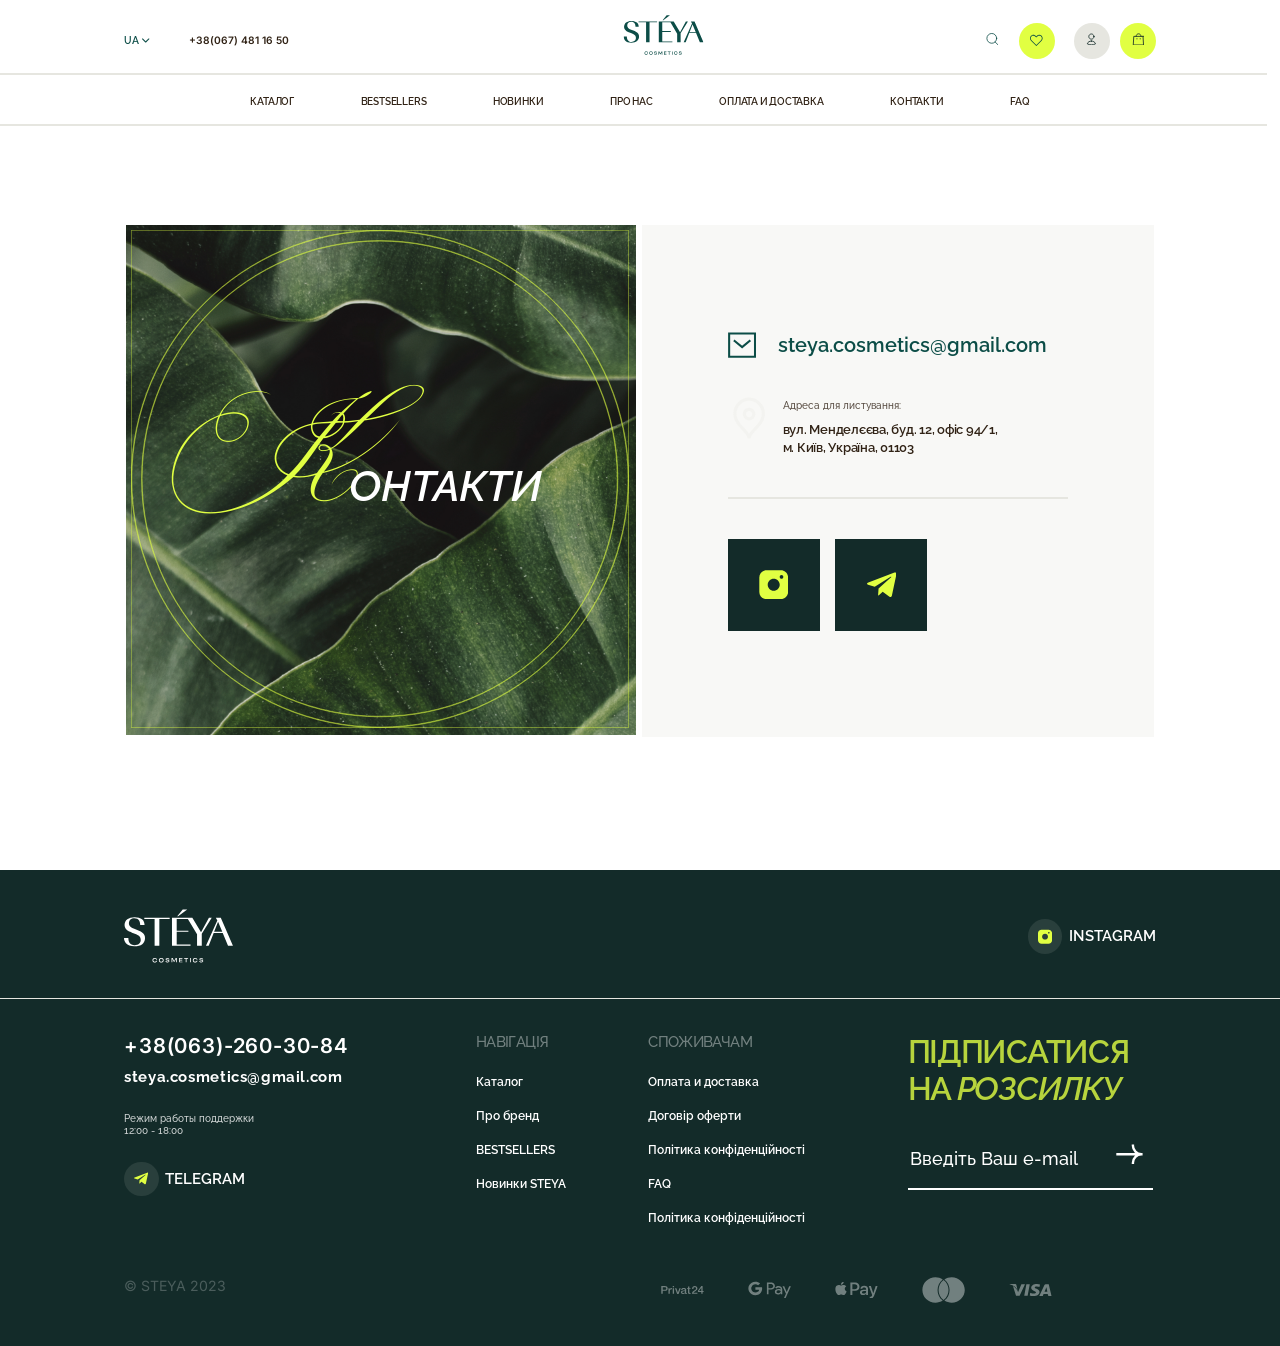
<file: pages/contact.html>
<!DOCTYPE html>
<html lang="en">
  <head>
    <meta charset="UTF-8" />
    <meta name="viewport" content="width=device-width, initial-scale=1.0" />
    <link
      rel="stylesheet"
      href="https://cdn.jsdelivr.net/npm/swiper@11/swiper-bundle.min.css"
    />

    <link rel="preconnect" href="https://fonts.googleapis.com" />
    <link rel="preconnect" href="https://fonts.gstatic.com" crossorigin />
    <link
      href="https://fonts.googleapis.com/css2?family=Inter:wght@100..900&family=Raleway:ital,wght@0,100..900;1,100..900&family=Urbanist:ital,wght@0,100..900;1,100..900&display=swap"
      rel="stylesheet"
    />
    <link rel="stylesheet" href="../styles/styles.css" />
    <title>STEYA</title>
  </head>
  <body>
    <header>
      <div class="container">
        <div class="top-header">
          <div class="header-number-container">
            <div class="header-language-container">
              <p class="header-page-language-value">UA</p>

              <svg
                class="page-language-backdrop-icon"
                width="14"
                height="14"
                viewBox="0 0 14 14"
                fill="none"
                xmlns="http://www.w3.org/2000/svg"
              >
                <path
                  d="M5.74997 10.276C5.54386 10.276 5.33779 10.1973 5.18065 10.0403L0.235912 5.09548C-0.0786375 4.78093 -0.0786375 4.27094 0.235912 3.95652C0.550335 3.6421 1.06022 3.6421 1.3748 3.95652L5.74997 8.33194L10.1252 3.95667C10.4397 3.64225 10.9495 3.64225 11.2639 3.95667C11.5786 4.2711 11.5786 4.78108 11.2639 5.09563L6.31928 10.0404C6.16207 10.1975 5.95599 10.276 5.74997 10.276Z"
                  fill="#0C4D47"
                />
              </svg>
            </div>

            <a class="header-number-value" href="tel:+380674811650"
              >+38(067) 481 16 50</a
            >
          </div>
          <a href="../index.html">
            <img
              class="header-logo"
              src="../images/steya-logo.svg"
              alt="steya-logo"
            />
          </a>

          <div class="header-info-buttons">
            <div class="left-btns">
              <div class="search-container">
                <form class="header-search-form" action="">
                  <input
                    class="header-search-input"
                    type="text"
                    placeholder="Введіть товар для пошуку"
                  />
                </form>
                <button class="header-btn-search" type="submit">
                  <svg
                    class="btn-search-icon"
                    width="20"
                    height="21"
                    viewBox="0 0 20 21"
                    fill="none"
                    xmlns="http://www.w3.org/2000/svg"
                  >
                    <path
                      d="M14.4865 14.7087L19.0399 19.2503M17.038 8.78902C17.038 13.2286 13.439 16.8276 8.99947 16.8276C4.55991 16.8276 0.960938 13.2286 0.960938 8.78902C0.960938 4.34946 4.55991 0.750488 8.99947 0.750488C13.439 0.750488 17.038 4.34946 17.038 8.78902Z"
                      stroke="#0C4D47"
                      stroke-width="1.3"
                      stroke-linecap="square"
                    />
                  </svg>
                </button>
              </div>

              <button class="header-btn-like" type="button">
                <svg
                  class="btn-like-icon"
                  width="22"
                  height="19"
                  viewBox="0 0 22 19"
                  fill="none"
                  xmlns="http://www.w3.org/2000/svg"
                >
                  <path
                    d="M10.3701 18.7964C10.4329 18.8608 10.5081 18.912 10.591 18.947C10.674 18.982 10.7631 19 10.8532 19C10.9432 19 11.0324 18.982 11.1153 18.947C11.1983 18.912 11.2734 18.8608 11.3363 18.7964L20.0161 10.0016C22.2698 7.71904 22.2698 4.00337 20.0161 1.71987C18.9214 0.610693 17.4658 1.03492e-05 15.916 1.03492e-05C14.3662 1.03492e-05 12.9114 0.610693 11.8167 1.71897L10.8532 2.69606L9.88967 1.71987C9.35573 1.17416 8.71795 0.74084 8.01393 0.445464C7.30991 0.150088 6.55388 -0.00137213 5.7904 1.03492e-05C5.02678 -0.00144201 4.2706 0.149983 3.56642 0.445359C2.86224 0.740736 2.22431 1.17409 1.69023 1.71987C-0.563411 4.00337 -0.563411 7.71904 1.69023 10.0007L10.3701 18.7964ZM2.65556 2.67254C3.0639 2.25547 3.5515 1.92424 4.08969 1.69834C4.62789 1.47244 5.20581 1.35641 5.7895 1.35708C6.97286 1.35708 8.08566 1.82482 8.92253 2.67344L10.3692 4.13908C10.4992 4.26314 10.6721 4.33235 10.8518 4.33235C11.0316 4.33235 11.2044 4.26314 11.3345 4.13908L12.7811 2.67254C13.1898 2.25565 13.6776 1.92455 14.2159 1.69866C14.7542 1.47277 15.3322 1.35664 15.916 1.35708C16.4997 1.35641 17.0776 1.47244 17.6158 1.69834C18.154 1.92424 18.6416 2.25547 19.0499 2.67254C20.7842 4.4304 20.7842 7.2902 19.0499 9.04897L10.8532 17.3552L2.65556 9.04807C0.921226 7.29111 0.921226 4.4304 2.65556 2.67254Z"
                  />
                </svg>
              </button>
            </div>

            <div class="right-btns">
              <button class="header-btn-profile" type="button">
                <svg
                  class="btn-profile-icon"
                  width="16"
                  height="20"
                  viewBox="0 0 16 20"
                  fill="none"
                  xmlns="http://www.w3.org/2000/svg"
                >
                  <path
                    d="M7.99992 12.5838C10.9849 12.5761 13.523 13.9467 14.4559 16.897C12.5755 18.0433 10.3621 18.4849 7.99992 18.4791C5.63779 18.4849 3.42436 18.0433 1.54395 16.897C2.47794 13.9435 5.01172 12.5761 7.99992 12.5838Z"
                    stroke-width="1.3"
                    stroke-linecap="square"
                  />
                  <path
                    d="M12.0519 5.57193C12.0519 7.80947 10.2381 9.62335 8.00052 9.62335C5.76298 9.62335 3.9491 7.80947 3.9491 5.57193C3.9491 3.33439 5.76298 1.52051 8.00052 1.52051C10.2381 1.52051 12.0519 3.33439 12.0519 5.57193Z"
                    stroke-width="1.3"
                    stroke-linecap="square"
                  />
                </svg>
              </button>

              <button class="header-btn-bag" type="button">
                <svg
                  class="btn-bag-icon"
                  width="18"
                  height="20"
                  viewBox="0 0 18 20"
                  fill="none"
                  xmlns="http://www.w3.org/2000/svg"
                >
                  <path
                    d="M11.905 9.06792H11.8646M6.76729 9.06792H6.72695M13.1014 5.09931C13.1014 2.99634 11.3966 1.29154 9.29364 1.29154C8.28096 1.28725 7.30829 1.68653 6.5907 2.40109C5.87311 3.11565 5.46972 4.08663 5.46973 5.09931M16.2164 5.29297L17.0309 18.7086L0.970703 18.7086L1.78523 5.29297L16.2164 5.29297Z"
                    stroke-width="1.3"
                    stroke-linecap="square"
                  />
                </svg>
              </button>
            </div>
          </div>
        </div>

        <div class="header-line"></div>

        <div class="down-header">
          <nav class="header-nav">
            <ul class="header-nav-list">
              <li class="header-list-item">
                <a class="list-item-link" href="./catalog.html">Каталог</a>
              </li>
              <li class="header-list-item">
                <a class="list-item-link" href="./bestsellers.html"
                  >Bestsellers</a
                >
              </li>
              <li class="header-list-item">
                <a class="list-item-link" href="./novynki.html">Новинки</a>
              </li>
              <li class="header-list-item">
                <a class="list-item-link" href="./about.html">Про нас</a>
              </li>
              <li class="header-list-item">
                <a class="list-item-link" href="./payment.html"
                  >Оплата и доставка</a
                >
              </li>
              <li class="header-list-item">
                <a class="list-item-link" href="./contact.html">Контакти</a>
              </li>
              <li class="header-list-item">
                <a class="list-item-link" href="./faq.html">FAQ</a>
              </li>
            </ul>
          </nav>
        </div>
        <div class="header-line"></div>
      </div>
    </header>

    <main>
      <section>
        <div class="container contact-container">
          <div class="contact-bg-block">
            <h2 class="contact-title">
              <span class="ekaterina-font">К</span>онтакти
            </h2>

            <svg
              class="contact-bg-rectangle"
              width="747"
              height="747"
              viewBox="0 0 747 747"
              fill="none"
              xmlns="http://www.w3.org/2000/svg"
            >
              <path
                d="M0.364746 0.364746H746.635V746.635H0.364746V0.364746ZM745.822 373.501C745.822 579.129 579.127 745.824 373.499 745.824C167.87 745.824 1.17529 579.129 1.17529 373.501C1.17529 167.872 167.87 1.17725 373.499 1.17725C579.127 1.17725 745.822 167.872 745.822 373.501ZM373.499 746.553C579.53 746.553 746.551 579.532 746.551 373.501C746.551 167.469 579.53 0.447754 373.499 0.447754C167.467 0.447754 0.445801 167.469 0.445801 373.501C0.445801 579.532 167.467 746.553 373.499 746.553ZM729.585 373.094C729.585 569.978 569.979 729.584 373.095 729.584C176.211 729.584 16.605 569.978 16.605 373.094C16.605 176.21 176.211 16.6035 373.095 16.6035C569.979 16.6035 729.585 176.21 729.585 373.094ZM373.095 730.313C570.382 730.313 730.315 570.381 730.315 373.094C730.315 175.807 570.382 15.874 373.095 15.874C175.808 15.874 15.8755 175.807 15.8755 373.094C15.8755 570.381 175.808 730.313 373.095 730.313Z"
                stroke="#E1FF42"
                stroke-width="0.729492"
              />
            </svg>
          </div>

          <div class="contact-info-container">
            <div class="info-container">
              <a class="contact-email" href="mailto:steya.cosmetics@gmail.com "
                ><svg
                  class="contact-email-icon"
                  width="39"
                  height="36"
                  viewBox="0 0 39 36"
                  fill="none"
                  xmlns="http://www.w3.org/2000/svg"
                >
                  <path
                    d="M29.8989 12.3582L19.5715 20.7503L9.24406 12.3582M1.58398 1.875H37.4173V34.125H1.58398V1.875Z"
                    stroke="#0C4D47"
                    stroke-width="2.86667"
                    stroke-linecap="square"
                  />
                </svg>
                steya.cosmetics@gmail.com
              </a>

              <div class="contact-address-container">
                <svg
                  class="contact-address-icon"
                  width="44"
                  height="57"
                  viewBox="0 0 44 57"
                  fill="none"
                  xmlns="http://www.w3.org/2000/svg"
                >
                  <path
                    d="M2.79995 23.0303L0.667645 23.0964L2.79995 23.0303ZM41.1987 23.0303L43.331 23.0955L41.1987 23.0303ZM30.5312 23.1018C30.5312 18.3882 26.7115 14.5673 21.9994 14.5673V18.834C24.354 18.834 26.2645 20.7435 26.2645 23.1018H30.5312ZM21.9994 14.5673C17.2852 14.5673 13.465 18.3876 13.465 23.1018H17.7316C17.7316 20.744 19.6417 18.834 21.9994 18.834V14.5673ZM13.465 23.1018C13.465 27.8139 17.2858 31.6336 21.9994 31.6336V27.3669C19.6411 27.3669 17.7316 25.4563 17.7316 23.1018H13.465ZM21.9994 31.6336C26.7109 31.6336 30.5312 27.8133 30.5312 23.1018H26.2645C26.2645 25.4569 24.3545 27.3669 21.9994 27.3669V31.6336ZM24.1314 56.1668C24.1314 53.0706 22.6275 50.2893 20.7758 47.8023C18.9276 45.3199 16.4463 42.7727 14.1498 40.263C9.38667 35.0576 5.14119 29.7034 4.93226 22.9642L0.667645 23.0964C0.930567 31.5771 6.28414 37.9873 11.0021 43.1433C13.4461 45.8142 15.6759 48.0969 17.3536 50.3503C19.0278 52.599 19.8647 54.4592 19.8647 56.1668L24.1314 56.1668ZM4.93226 22.9642C4.63675 13.4322 12.6462 4.96683 21.9981 4.96683V0.700163C10.1415 0.700163 0.30053 11.2549 0.667645 23.0964L4.93226 22.9642ZM21.9981 4.96683C31.3494 4.96683 39.3576 13.4318 39.0663 22.9652L43.331 23.0955C43.6928 11.2551 33.8551 0.700163 21.9981 0.700163V4.96683ZM39.0663 22.9652C38.8557 29.8577 34.6095 35.1502 29.8565 40.2728C27.5624 42.7454 25.0757 45.2588 23.2235 47.7335C21.3607 50.2223 19.8647 53.0135 19.8647 56.1668L24.1314 56.1668C24.1314 54.3878 24.9761 52.5123 26.6394 50.2901C28.3131 48.0537 30.5376 45.8118 32.9843 43.1748C37.713 38.0783 43.067 31.7349 43.331 23.0955L39.0663 22.9652Z"
                  />
                </svg>

                <div>
                  <p class="contact-address">Адреса для листування:</p>
                  <p class="contact-address-value">
                    вул. Менделєєва, буд. 12, офіс 94/1, м. Київ, Україна, 01103
                  </p>
                </div>
              </div>

              <div class="contact-info-line"></div>

              <div class="contact-social-links-container">
                <a class="contact-social-link" href=""
                  ><svg
                    class="contact-socil-link-icon"
                    width="46"
                    height="47"
                    viewBox="0 0 46 47"
                    fill="none"
                    xmlns="http://www.w3.org/2000/svg"
                  >
                    <path
                      d="M34.5 0.5H11.5C5.17556 0.5 0 5.67332 0 12V35C0 41.3244 5.17556 46.5 11.5 46.5H34.5C40.8244 46.5 46 41.3244 46 35V12C46 5.67332 40.8244 0.5 34.5 0.5ZM23 33.083C17.7065 33.083 13.4165 28.7911 13.4165 23.5C13.4165 18.2065 17.7065 13.9165 23 13.9165C28.2911 13.9165 32.5835 18.2065 32.5835 23.5C32.5835 28.7911 28.2911 33.083 23 33.083ZM35.4585 13.9165C33.8692 13.9165 32.5835 12.629 32.5835 11.0415C32.5835 9.45394 33.8692 8.16648 35.4585 8.16648C37.0479 8.16648 38.3335 9.45394 38.3335 11.0415C38.3335 12.629 37.0479 13.9165 35.4585 13.9165Z"
                    />
                  </svg>
                </a>

                <a class="contact-social-link" href=""
                  ><svg
                    class="contact-socil-link-icon"
                    width="46"
                    height="39"
                    viewBox="0 0 46 39"
                    fill="none"
                    xmlns="http://www.w3.org/2000/svg"
                  >
                    <path
                      d="M18.0496 25.5993L17.2887 36.302C18.3773 36.302 18.8488 35.8343 19.4143 35.2727L24.5183 30.3948L35.0945 38.1401C37.0342 39.2211 38.4008 38.6518 38.924 36.3557L45.8662 3.82599L45.8681 3.82407C46.4833 0.956738 44.8312 -0.164512 42.9413 0.538905L2.13551 16.1617C-0.649409 17.2427 -0.607242 18.7952 1.66209 19.4986L12.0945 22.7435L36.3269 7.58074C37.4673 6.82557 38.5043 7.24341 37.6513 7.99857L18.0496 25.5993Z"
                    />
                  </svg>
                </a>
              </div>
            </div>
          </div>
        </div>
      </section>
    </main>

    <footer>
      <section class="footer-upper-line">
        <div class="container upper-line-container">
          <img
            class="footer-logo"
            src="../images/steya-logo-footer.svg"
            alt="Footer LOGO"
          />
          <a class="footer-insta-link" href=""
            ><div class="footer-insta-icon-container">
              <svg
                class="footer-insta-icon"
                width="22"
                height="23"
                viewBox="0 0 22 23"
                fill="none"
                xmlns="http://www.w3.org/2000/svg"
              >
                <path d="M16.499 0.5H5.49902C2.47429 0.5 -0.000976562 2.97419
                -0.000976562 6V17C-0.000976562 20.0247 2.47429 22.5 5.49902
                22.5H16.499C19.5238 22.5 21.999 20.0247 21.999 17V6C21.999
                2.97419 19.5238 0.5 16.499 0.5ZM10.999 16.0832C8.46736 16.0832
                6.4156 14.0305 6.4156 11.5C6.4156 8.96834 8.46736 6.91658 10.999
                6.91658C13.5296 6.91658 15.5824 8.96834 15.5824 11.5C15.5824
                14.0305 13.5296 16.0832 10.999 16.0832ZM16.9574 6.91658C16.1973
                6.91658 15.5824 6.30083 15.5824 5.54158C15.5824 4.78232 16.1973
                4.16658 16.9574 4.16658C17.7176 4.16658 18.3324 4.78232 18.3324
                5.54158C18.3324 6.30083 17.7176 6.91658 16.9574 6.91658Z" " />
              </svg>
            </div>
            <p class="insta-link-text">INSTAGRAM</p></a
          >
        </div>
      </section>

      <div class="container footer-bottom-container">
        <div class="left-footer-container">
          <div class="footer-addres-block">
            <a class="footer-tel-number" href="tel:+380632603084"
              >+38(063)-260-30-84</a
            >
            <a
              class="footer-mail-address"
              href="mailto:steya.cosmetics@gmail.com"
              >steya.cosmetics@gmail.com</a
            >
            <p class="footer-work-schedule">
              Режим работы поддержки<br />
              12:00 - 18:00
            </p>
            <a class="footer-insta-link" href=""
              ><div class="footer-insta-icon-container">
                <svg
                  class="footer-insta-icon"
                  width="22"
                  height="19"
                  viewBox="0 0 22 19"
                  fill="none"
                  xmlns="http://www.w3.org/2000/svg"
                >
                  <path
                    d="M8.63241 12.083L8.2685 17.2016C8.78916 17.2016 9.01466 16.978 9.28508 16.7094L11.7262 14.3765L16.7843 18.0807C17.712 18.5977 18.3656 18.3255 18.6158 17.2273L21.936 1.66962L21.9369 1.6687C22.2312 0.297372 21.441 -0.238878 20.5372 0.0975384L1.02133 7.56929C-0.310587 8.08629 -0.29042 8.82879 0.794913 9.16521L5.78433 10.7171L17.3737 3.46537C17.9192 3.10421 18.4151 3.30404 18.0072 3.66521L8.63241 12.083Z"
                  />
                </svg>
              </div>
              <p class="insta-link-text">TELEGRAM</p></a
            >
          </div>

          <div class="footer-nav-block">
            <p class="footer-lists-title">Навігація</p>
            <nav>
              <ul class="footer-nav-list">
                <li><a class="footer-nav-link" href="">Каталог</a></li>
                <li><a class="footer-nav-link" href="">Про бренд</a></li>
                <li><a class="footer-nav-link" href="">BESTSELLERS</a></li>
                <li><a class="footer-nav-link" href="">Новинки STEYA</a></li>
              </ul>
            </nav>
          </div>
        </div>

        <div class="right-footer-container">
          <div class="footer-nav-block">
            <p class="footer-lists-title">СПОЖИВАЧАМ</p>
            <nav>
              <ul class="footer-nav-list">
                <li>
                  <a class="footer-nav-link" href="">Оплата и доставка</a>
                </li>
                <li><a class="footer-nav-link" href="">Договір оферти</a></li>
                <li>
                  <a class="footer-nav-link" href=""
                    >Політика конфіденційності</a
                  >
                </li>
                <li><a class="footer-nav-link" href="">FAQ</a></li>
                <li>
                  <a class="footer-nav-link" href=""
                    >Політика конфіденційності</a
                  >
                </li>
              </ul>
            </nav>
          </div>

          <div class="fppter-form-block">
            <p class="footer-form-describe">
              Підписатися на <span class="describe-span">розсилку</span>
            </p>
            <form class="news-form footer-form">
              <input
                class="news-form-input footer-form-input"
                placeholder="Введіть Ваш e-mail"
                type="email"
              />
              <button class="news-form-btn">
                <svg
                  class="news-form-icon"
                  width="42"
                  height="32"
                  viewBox="0 0 42 32"
                  fill="none"
                  xmlns="http://www.w3.org/2000/svg"
                >
                  <path
                    d="M39.6648 16.0002H39.662M39.662 16.0002L2.33203 16.0002M39.662 16.0002C32.4367 16.0031 26.4601 22.4191 26.4601 29.207M39.662 16.0002L39.6668 16.0002C32.4394 16.0002 26.4601 9.58286 26.4601 2.79346"
                    stroke="white"
                    stroke-width="3.73333"
                    stroke-linecap="square"
                  />
                </svg>
              </button>
            </form>
          </div>
        </div>
      </div>
      <div class="container">
        <div class="footer-payment-container">
          <p class="steya-footer">© STEYA 2023</p>
          <div class="footer-payment-list">
            <img
              class="footer-payment-icon"
              src="../images/footer/privat24.svg"
              alt="Privat24"
            />
            <img
              class="footer-payment-icon"
              src="../images/footer/google-pay.svg"
              alt="GooglePay"
            />
            <img
              class="footer-payment-icon"
              src="../images/footer/apple-pay.svg"
              alt="ApplePay"
            />
            <img
              class="footer-payment-icon"
              src="../images/footer/mastercard.svg"
              alt="Mastercard"
            />
            <img
              class="footer-payment-icon"
              src="../images/footer/visa.svg"
              alt="Visa"
            />
          </div>
        </div>
      </div>
    </footer>
  </body>
</html>
</file>
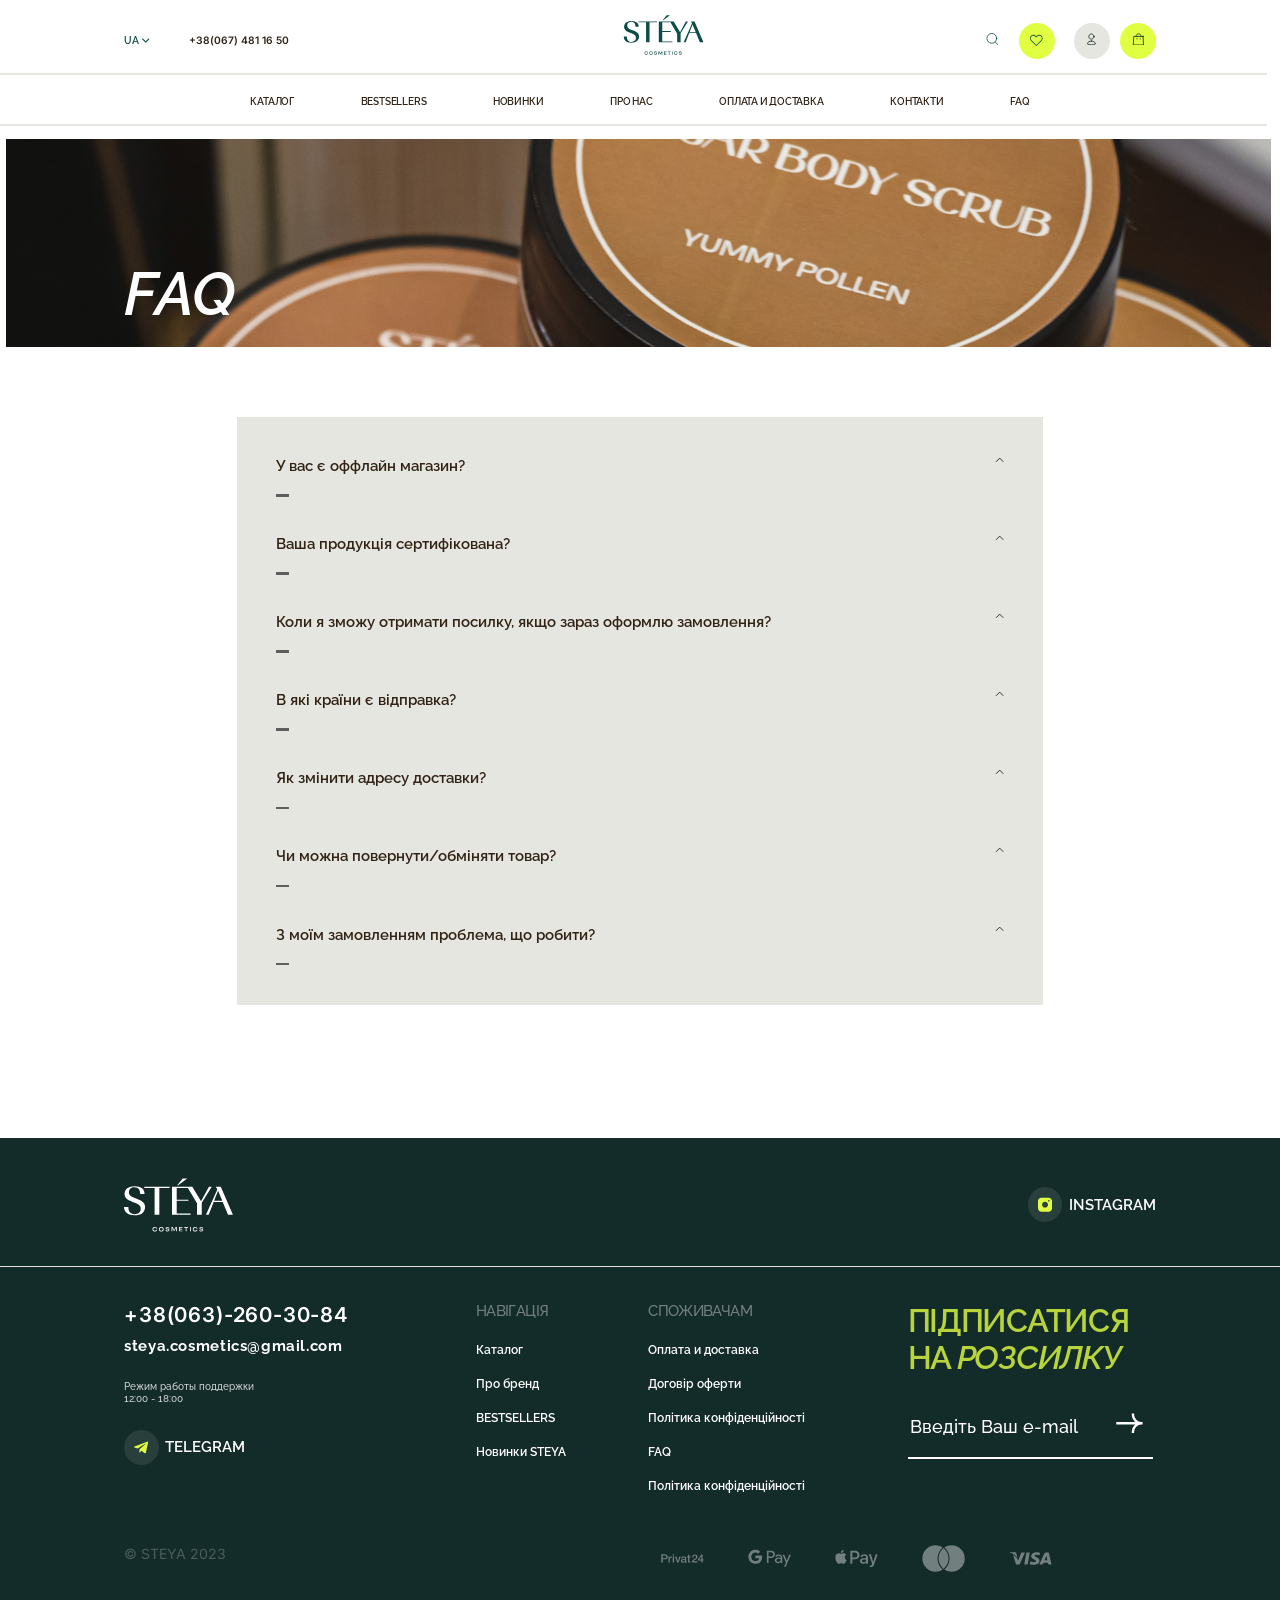
<file: pages/faq.html>
<!DOCTYPE html>
<html lang="en">
  <head>
    <meta charset="UTF-8" />
    <meta name="viewport" content="width=device-width, initial-scale=1.0" />
    <link
      rel="stylesheet"
      href="https://cdn.jsdelivr.net/npm/swiper@11/swiper-bundle.min.css"
    />

    <link rel="preconnect" href="https://fonts.googleapis.com" />
    <link rel="preconnect" href="https://fonts.gstatic.com" crossorigin />
    <link
      href="https://fonts.googleapis.com/css2?family=Inter:wght@100..900&family=Raleway:ital,wght@0,100..900;1,100..900&family=Urbanist:ital,wght@0,100..900;1,100..900&display=swap"
      rel="stylesheet"
    />
    <link rel="stylesheet" href="../styles/styles.css" />
    <title>STEYA</title>
  </head>
  <body>
    <header>
      <div class="container">
        <div class="top-header">
          <div class="header-number-container">
            <div class="header-language-container">
              <p class="header-page-language-value">UA</p>

              <svg
                class="page-language-backdrop-icon"
                width="14"
                height="14"
                viewBox="0 0 14 14"
                fill="none"
                xmlns="http://www.w3.org/2000/svg"
              >
                <path
                  d="M5.74997 10.276C5.54386 10.276 5.33779 10.1973 5.18065 10.0403L0.235912 5.09548C-0.0786375 4.78093 -0.0786375 4.27094 0.235912 3.95652C0.550335 3.6421 1.06022 3.6421 1.3748 3.95652L5.74997 8.33194L10.1252 3.95667C10.4397 3.64225 10.9495 3.64225 11.2639 3.95667C11.5786 4.2711 11.5786 4.78108 11.2639 5.09563L6.31928 10.0404C6.16207 10.1975 5.95599 10.276 5.74997 10.276Z"
                  fill="#0C4D47"
                />
              </svg>
            </div>

            <a class="header-number-value" href="tel:+380674811650"
              >+38(067) 481 16 50</a
            >
          </div>
          <a href="../index.html">
            <img
              class="header-logo"
              src="../images/steya-logo.svg"
              alt="steya-logo"
            />
          </a>

          <div class="header-info-buttons">
            <div class="left-btns">
              <div class="search-container">
                <form class="header-search-form" action="">
                  <input
                    class="header-search-input"
                    type="text"
                    placeholder="Введіть товар для пошуку"
                  />
                </form>
                <button class="header-btn-search" type="submit">
                  <svg
                    class="btn-search-icon"
                    width="20"
                    height="21"
                    viewBox="0 0 20 21"
                    fill="none"
                    xmlns="http://www.w3.org/2000/svg"
                  >
                    <path
                      d="M14.4865 14.7087L19.0399 19.2503M17.038 8.78902C17.038 13.2286 13.439 16.8276 8.99947 16.8276C4.55991 16.8276 0.960938 13.2286 0.960938 8.78902C0.960938 4.34946 4.55991 0.750488 8.99947 0.750488C13.439 0.750488 17.038 4.34946 17.038 8.78902Z"
                      stroke="#0C4D47"
                      stroke-width="1.3"
                      stroke-linecap="square"
                    />
                  </svg>
                </button>
              </div>

              <button class="header-btn-like" type="button">
                <svg
                  class="btn-like-icon"
                  width="22"
                  height="19"
                  viewBox="0 0 22 19"
                  fill="none"
                  xmlns="http://www.w3.org/2000/svg"
                >
                  <path
                    d="M10.3701 18.7964C10.4329 18.8608 10.5081 18.912 10.591 18.947C10.674 18.982 10.7631 19 10.8532 19C10.9432 19 11.0324 18.982 11.1153 18.947C11.1983 18.912 11.2734 18.8608 11.3363 18.7964L20.0161 10.0016C22.2698 7.71904 22.2698 4.00337 20.0161 1.71987C18.9214 0.610693 17.4658 1.03492e-05 15.916 1.03492e-05C14.3662 1.03492e-05 12.9114 0.610693 11.8167 1.71897L10.8532 2.69606L9.88967 1.71987C9.35573 1.17416 8.71795 0.74084 8.01393 0.445464C7.30991 0.150088 6.55388 -0.00137213 5.7904 1.03492e-05C5.02678 -0.00144201 4.2706 0.149983 3.56642 0.445359C2.86224 0.740736 2.22431 1.17409 1.69023 1.71987C-0.563411 4.00337 -0.563411 7.71904 1.69023 10.0007L10.3701 18.7964ZM2.65556 2.67254C3.0639 2.25547 3.5515 1.92424 4.08969 1.69834C4.62789 1.47244 5.20581 1.35641 5.7895 1.35708C6.97286 1.35708 8.08566 1.82482 8.92253 2.67344L10.3692 4.13908C10.4992 4.26314 10.6721 4.33235 10.8518 4.33235C11.0316 4.33235 11.2044 4.26314 11.3345 4.13908L12.7811 2.67254C13.1898 2.25565 13.6776 1.92455 14.2159 1.69866C14.7542 1.47277 15.3322 1.35664 15.916 1.35708C16.4997 1.35641 17.0776 1.47244 17.6158 1.69834C18.154 1.92424 18.6416 2.25547 19.0499 2.67254C20.7842 4.4304 20.7842 7.2902 19.0499 9.04897L10.8532 17.3552L2.65556 9.04807C0.921226 7.29111 0.921226 4.4304 2.65556 2.67254Z"
                  />
                </svg>
              </button>
            </div>

            <div class="right-btns">
              <button class="header-btn-profile" type="button">
                <svg
                  class="btn-profile-icon"
                  width="16"
                  height="20"
                  viewBox="0 0 16 20"
                  fill="none"
                  xmlns="http://www.w3.org/2000/svg"
                >
                  <path
                    d="M7.99992 12.5838C10.9849 12.5761 13.523 13.9467 14.4559 16.897C12.5755 18.0433 10.3621 18.4849 7.99992 18.4791C5.63779 18.4849 3.42436 18.0433 1.54395 16.897C2.47794 13.9435 5.01172 12.5761 7.99992 12.5838Z"
                    stroke-width="1.3"
                    stroke-linecap="square"
                  />
                  <path
                    d="M12.0519 5.57193C12.0519 7.80947 10.2381 9.62335 8.00052 9.62335C5.76298 9.62335 3.9491 7.80947 3.9491 5.57193C3.9491 3.33439 5.76298 1.52051 8.00052 1.52051C10.2381 1.52051 12.0519 3.33439 12.0519 5.57193Z"
                    stroke-width="1.3"
                    stroke-linecap="square"
                  />
                </svg>
              </button>

              <button class="header-btn-bag" type="button">
                <svg
                  class="btn-bag-icon"
                  width="18"
                  height="20"
                  viewBox="0 0 18 20"
                  fill="none"
                  xmlns="http://www.w3.org/2000/svg"
                >
                  <path
                    d="M11.905 9.06792H11.8646M6.76729 9.06792H6.72695M13.1014 5.09931C13.1014 2.99634 11.3966 1.29154 9.29364 1.29154C8.28096 1.28725 7.30829 1.68653 6.5907 2.40109C5.87311 3.11565 5.46972 4.08663 5.46973 5.09931M16.2164 5.29297L17.0309 18.7086L0.970703 18.7086L1.78523 5.29297L16.2164 5.29297Z"
                    stroke-width="1.3"
                    stroke-linecap="square"
                  />
                </svg>
              </button>
            </div>
          </div>
        </div>

        <div class="header-line"></div>

        <div class="down-header">
          <nav class="header-nav">
            <ul class="header-nav-list">
              <li class="header-list-item">
                <a class="list-item-link" href="./catalog.html">Каталог</a>
              </li>
              <li class="header-list-item">
                <a class="list-item-link" href="./bestsellers.html"
                  >Bestsellers</a
                >
              </li>
              <li class="header-list-item">
                <a class="list-item-link" href="./novynki.html">Новинки</a>
              </li>
              <li class="header-list-item">
                <a class="list-item-link" href="./about.html">Про нас</a>
              </li>
              <li class="header-list-item">
                <a class="list-item-link" href="./payment.html"
                  >Оплата и доставка</a
                >
              </li>
              <li class="header-list-item">
                <a class="list-item-link" href="./contact.html">Контакти</a>
              </li>
              <li class="header-list-item">
                <a class="list-item-link" href="./faq.html">FAQ</a>
              </li>
            </ul>
          </nav>
        </div>
        <div class="header-line"></div>
      </div>
    </header>

    <main>
      <section class="faq-hero-section">
        <div class="container">
          <h1 class="faq-hero-title">FAQ</h1>
        </div>
      </section>

      <section class="faq-section">
        <div class="faq-container">
          <div class="backdrop-container">
            <div class="backdrop-heading-container">
              <p class="heading-text">У вас є оффлайн магазин?</p>
              <svg
                class="backdrop-arrow-icon"
                viewBox="0 0 15 9"
                fill="none"
                xmlns="http://www.w3.org/2000/svg"
              >
                <path
                  d="M13.6667 7.83333L7.83333 2L2 7.83333"
                  stroke="#212121"
                  stroke-width="1.6"
                  stroke-linecap="square"
                />
              </svg>
            </div>
            <p class="backdrop-text">
              Це наша найбільша мрія, і ми працюємо над цим! Але наразі,
              придбати косметику STEYA можна лише онлайн.
            </p>
            <div class="backdrop-line"></div>
          </div>

          <div class="backdrop-container">
            <div class="backdrop-heading-container">
              <p class="heading-text">Ваша продукція сертифікована?</p>
              <svg
                class="backdrop-arrow-icon"
                viewBox="0 0 15 9"
                fill="none"
                xmlns="http://www.w3.org/2000/svg"
              >
                <path
                  d="M13.6667 7.83333L7.83333 2L2 7.83333"
                  stroke="#212121"
                  stroke-width="1.6"
                  stroke-linecap="square"
                />
              </svg>
            </div>
            <p class="backdrop-text">
              Звичайно, наша продукція пройшла всі необхідні випробування та має
              всі необхідні документи для дозволу виробництва та реалізації цієї
              продукції.  Також ми маємо окремі паспорти якості на кожну партію
              кожної сировини, яку ми використовуємо у виробництві. Ознайомитись
              з документами Ви можете написавши нам у дірект в Інстаграм - наші
              менеджери відправлять Вам посилання на гугл-диск, де ми зберігаємо
              всю документацію
            </p>
            <div class="backdrop-line"></div>
          </div>

          <div class="backdrop-container">
            <div class="backdrop-heading-container">
              <p class="heading-text">
                Коли я зможу отримати посилку, якщо зараз оформлю замовлення?
              </p>
              <svg
                class="backdrop-arrow-icon"
                viewBox="0 0 15 9"
                fill="none"
                xmlns="http://www.w3.org/2000/svg"
              >
                <path
                  d="M13.6667 7.83333L7.83333 2L2 7.83333"
                  stroke="#212121"
                  stroke-width="1.6"
                  stroke-linecap="square"
                />
              </svg>
            </div>
            <p class="backdrop-text">
              Ми відправляємо посилки кожного дня з понеділка по п’ятницю. Якщо
              замовлення було здійснено до 17:30,  воно відправиться в той же
              день. Якщо замовлення було здійснено після 17:30 - воно буде
              відправлено наступного дня.  Якщо замовлення було здійснено після
              17:30 в п’ятницю, або в суботу/неділю - воно буде відправлено в
              понеділок. При виникненні форс-мажорів або затримок з відправкою -
              Вам з радістю допоможе та проконсультує наш менеджер в діректі на
              нашій сторінці Інстаграм.
            </p>
            <div class="backdrop-line"></div>
          </div>

          <div class="backdrop-container">
            <div class="backdrop-heading-container">
              <p class="heading-text">В які країни є відправка?</p>
              <svg
                class="backdrop-arrow-icon"
                viewBox="0 0 15 9"
                fill="none"
                xmlns="http://www.w3.org/2000/svg"
              >
                <path
                  d="M13.6667 7.83333L7.83333 2L2 7.83333"
                  stroke="#212121"
                  stroke-width="1.6"
                  stroke-linecap="square"
                />
              </svg>
            </div>
            <p class="backdrop-text">
              В усі країни, де є відділення Нової Пошти.
            </p>
            <div class="backdrop-line"></div>
          </div>

          <div class="backdrop-container">
            <div class="backdrop-heading-container">
              <p class="heading-text">Як змінити адресу доставки?</p>
              <svg
                class="backdrop-arrow-icon"
                viewBox="0 0 15 9"
                fill="none"
                xmlns="http://www.w3.org/2000/svg"
              >
                <path
                  d="M13.6667 7.83333L7.83333 2L2 7.83333"
                  stroke="#212121"
                  stroke-width="1.6"
                  stroke-linecap="square"
                />
              </svg>
            </div>
            <p class="backdrop-text">
              Ви можете вручну зробити переадресацію в додатку Нової Пошти чи
              написати нам, якщо відправлення ще не з’явилося у вас в кабінеті.
            </p>
            <div class="backdrop-line"></div>
          </div>

          <div class="backdrop-container">
            <div class="backdrop-heading-container">
              <p class="heading-text">Чи можна повернути/обміняти товар?</p>
              <svg
                class="backdrop-arrow-icon"
                viewBox="0 0 15 9"
                fill="none"
                xmlns="http://www.w3.org/2000/svg"
              >
                <path
                  d="M13.6667 7.83333L7.83333 2L2 7.83333"
                  stroke="#212121"
                  stroke-width="1.6"
                  stroke-linecap="square"
                />
              </svg>
            </div>
            <p class="backdrop-text">
              Повернення та обмін товару можливий протягом 14 днів після
              покупки, лише за умови, що герметична упаковка (захисна фольга) не
              була пошкоджена або відкрита. Поверненню та обміну підлягають лише
              ті продукти, які мають таку герметичну упаковку (захисну фольгу
              під кришкою).
            </p>
            <div class="backdrop-line"></div>
          </div>

          <div class="backdrop-container">
            <div class="backdrop-heading-container">
              <p class="heading-text">
                З моїм замовленням проблема, що робити?
              </p>
              <svg
                class="backdrop-arrow-icon"
                viewBox="0 0 15 9"
                fill="none"
                xmlns="http://www.w3.org/2000/svg"
              >
                <path
                  d="M13.6667 7.83333L7.83333 2L2 7.83333"
                  stroke="#212121"
                  stroke-width="1.6"
                  stroke-linecap="square"
                />
              </svg>
            </div>
            <p class="backdrop-text">
              Якщо у посилці не ті баночки, які ви замовляли чи з засобами є
              якісь проблеми — відразу напишіть нам в Direct в Інстаграм - ми
              максимально швидко вирішимо ці проблеми.
            </p>
            <div class="backdrop-line"></div>
          </div>
        </div>
      </section>
    </main>

    <footer>
      <section class="footer-upper-line">
        <div class="container upper-line-container">
          <img
            class="footer-logo"
            src="../images/steya-logo-footer.svg"
            alt="Footer LOGO"
          />
          <a class="footer-insta-link" href=""
            ><div class="footer-insta-icon-container">
              <svg
                class="footer-insta-icon"
                width="22"
                height="23"
                viewBox="0 0 22 23"
                fill="none"
                xmlns="http://www.w3.org/2000/svg"
              >
                <path d="M16.499 0.5H5.49902C2.47429 0.5 -0.000976562 2.97419
                -0.000976562 6V17C-0.000976562 20.0247 2.47429 22.5 5.49902
                22.5H16.499C19.5238 22.5 21.999 20.0247 21.999 17V6C21.999
                2.97419 19.5238 0.5 16.499 0.5ZM10.999 16.0832C8.46736 16.0832
                6.4156 14.0305 6.4156 11.5C6.4156 8.96834 8.46736 6.91658 10.999
                6.91658C13.5296 6.91658 15.5824 8.96834 15.5824 11.5C15.5824
                14.0305 13.5296 16.0832 10.999 16.0832ZM16.9574 6.91658C16.1973
                6.91658 15.5824 6.30083 15.5824 5.54158C15.5824 4.78232 16.1973
                4.16658 16.9574 4.16658C17.7176 4.16658 18.3324 4.78232 18.3324
                5.54158C18.3324 6.30083 17.7176 6.91658 16.9574 6.91658Z" " />
              </svg>
            </div>
            <p class="insta-link-text">INSTAGRAM</p></a
          >
        </div>
      </section>

      <div class="container footer-bottom-container">
        <div class="left-footer-container">
          <div class="footer-addres-block">
            <a class="footer-tel-number" href="tel:+380632603084"
              >+38(063)-260-30-84</a
            >
            <a
              class="footer-mail-address"
              href="mailto:steya.cosmetics@gmail.com"
              >steya.cosmetics@gmail.com</a
            >
            <p class="footer-work-schedule">
              Режим работы поддержки<br />
              12:00 - 18:00
            </p>
            <a class="footer-insta-link" href=""
              ><div class="footer-insta-icon-container">
                <svg
                  class="footer-insta-icon"
                  width="22"
                  height="19"
                  viewBox="0 0 22 19"
                  fill="none"
                  xmlns="http://www.w3.org/2000/svg"
                >
                  <path
                    d="M8.63241 12.083L8.2685 17.2016C8.78916 17.2016 9.01466 16.978 9.28508 16.7094L11.7262 14.3765L16.7843 18.0807C17.712 18.5977 18.3656 18.3255 18.6158 17.2273L21.936 1.66962L21.9369 1.6687C22.2312 0.297372 21.441 -0.238878 20.5372 0.0975384L1.02133 7.56929C-0.310587 8.08629 -0.29042 8.82879 0.794913 9.16521L5.78433 10.7171L17.3737 3.46537C17.9192 3.10421 18.4151 3.30404 18.0072 3.66521L8.63241 12.083Z"
                  />
                </svg>
              </div>
              <p class="insta-link-text">TELEGRAM</p></a
            >
          </div>

          <div class="footer-nav-block">
            <p class="footer-lists-title">Навігація</p>
            <nav>
              <ul class="footer-nav-list">
                <li><a class="footer-nav-link" href="">Каталог</a></li>
                <li><a class="footer-nav-link" href="">Про бренд</a></li>
                <li><a class="footer-nav-link" href="">BESTSELLERS</a></li>
                <li><a class="footer-nav-link" href="">Новинки STEYA</a></li>
              </ul>
            </nav>
          </div>
        </div>

        <div class="right-footer-container">
          <div class="footer-nav-block">
            <p class="footer-lists-title">СПОЖИВАЧАМ</p>
            <nav>
              <ul class="footer-nav-list">
                <li>
                  <a class="footer-nav-link" href="">Оплата и доставка</a>
                </li>
                <li><a class="footer-nav-link" href="">Договір оферти</a></li>
                <li>
                  <a class="footer-nav-link" href=""
                    >Політика конфіденційності</a
                  >
                </li>
                <li><a class="footer-nav-link" href="">FAQ</a></li>
                <li>
                  <a class="footer-nav-link" href=""
                    >Політика конфіденційності</a
                  >
                </li>
              </ul>
            </nav>
          </div>

          <div class="fppter-form-block">
            <p class="footer-form-describe">
              Підписатися на <span class="describe-span">розсилку</span>
            </p>
            <form class="news-form footer-form">
              <input
                class="news-form-input footer-form-input"
                placeholder="Введіть Ваш e-mail"
                type="email"
              />
              <button class="news-form-btn">
                <svg
                  class="news-form-icon"
                  width="42"
                  height="32"
                  viewBox="0 0 42 32"
                  fill="none"
                  xmlns="http://www.w3.org/2000/svg"
                >
                  <path
                    d="M39.6648 16.0002H39.662M39.662 16.0002L2.33203 16.0002M39.662 16.0002C32.4367 16.0031 26.4601 22.4191 26.4601 29.207M39.662 16.0002L39.6668 16.0002C32.4394 16.0002 26.4601 9.58286 26.4601 2.79346"
                    stroke="white"
                    stroke-width="3.73333"
                    stroke-linecap="square"
                  />
                </svg>
              </button>
            </form>
          </div>
        </div>
      </div>
      <div class="container">
        <div class="footer-payment-container">
          <p class="steya-footer">© STEYA 2023</p>
          <div class="footer-payment-list">
            <img
              class="footer-payment-icon"
              src="../images/footer/privat24.svg"
              alt="Privat24"
            />
            <img
              class="footer-payment-icon"
              src="../images/footer/google-pay.svg"
              alt="GooglePay"
            />
            <img
              class="footer-payment-icon"
              src="../images/footer/apple-pay.svg"
              alt="ApplePay"
            />
            <img
              class="footer-payment-icon"
              src="../images/footer/mastercard.svg"
              alt="Mastercard"
            />
            <img
              class="footer-payment-icon"
              src="../images/footer/visa.svg"
              alt="Visa"
            />
          </div>
        </div>
      </div>
    </footer>

    <script src="../scripts.js/backdrop.js"></script>
  </body>
</html>
</file>
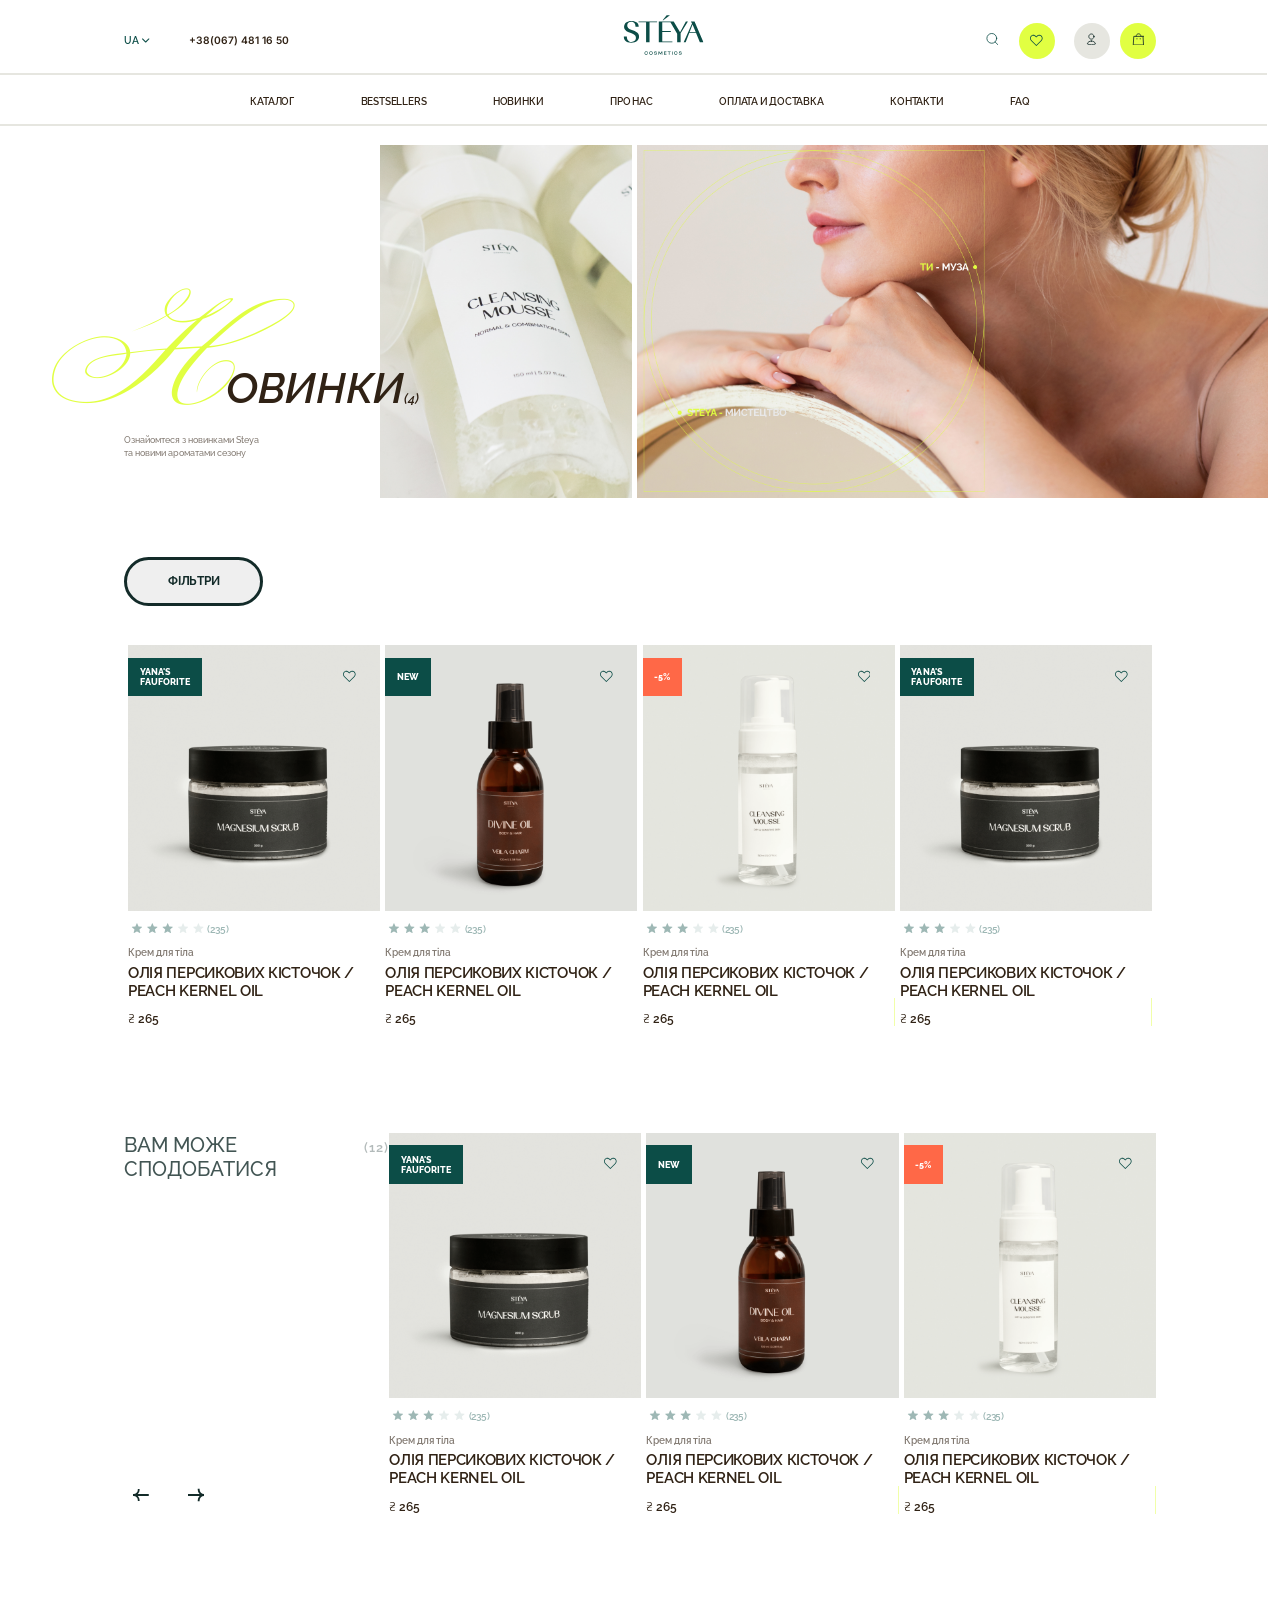
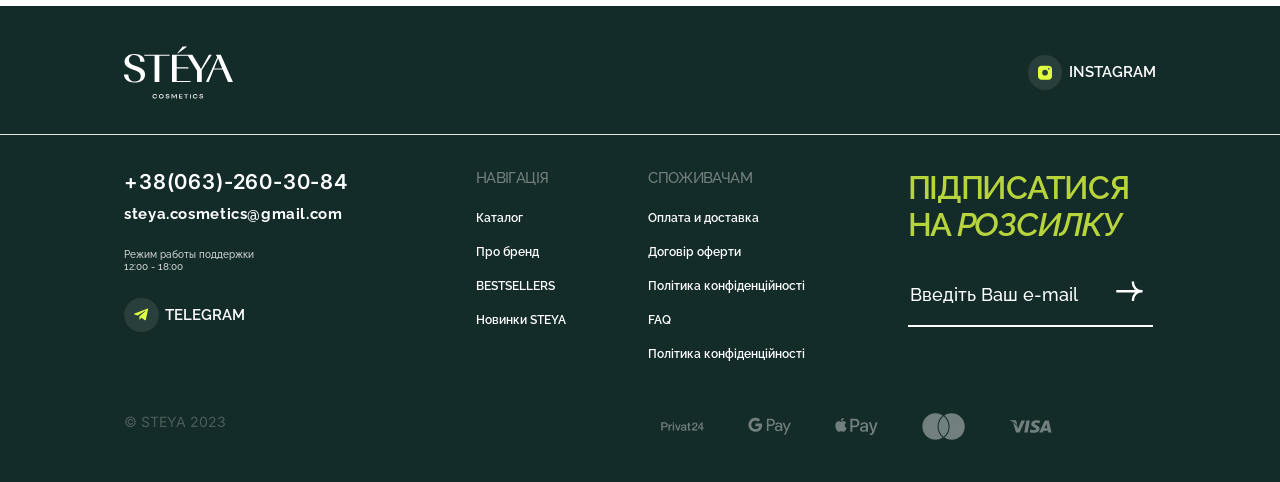
<file: pages/novynki.html>
<!DOCTYPE html>
<html lang="en">
  <head>
    <meta charset="UTF-8" />
    <meta name="viewport" content="width=device-width, initial-scale=1.0" />
    <link
      rel="stylesheet"
      href="https://cdn.jsdelivr.net/npm/swiper@11/swiper-bundle.min.css"
    />

    <link rel="preconnect" href="https://fonts.googleapis.com" />
    <link rel="preconnect" href="https://fonts.gstatic.com" crossorigin />
    <link
      href="https://fonts.googleapis.com/css2?family=Inter:wght@100..900&family=Raleway:ital,wght@0,100..900;1,100..900&family=Urbanist:ital,wght@0,100..900;1,100..900&display=swap"
      rel="stylesheet"
    />
    <link rel="stylesheet" href="../styles/styles.css" />
    <title>STEYA</title>
  </head>
  <body>
    <header>
      <div class="container">
        <div class="top-header">
          <div class="header-number-container">
            <div class="header-language-container">
              <p class="header-page-language-value">UA</p>

              <svg
                class="page-language-backdrop-icon"
                width="14"
                height="14"
                viewBox="0 0 14 14"
                fill="none"
                xmlns="http://www.w3.org/2000/svg"
              >
                <path
                  d="M5.74997 10.276C5.54386 10.276 5.33779 10.1973 5.18065 10.0403L0.235912 5.09548C-0.0786375 4.78093 -0.0786375 4.27094 0.235912 3.95652C0.550335 3.6421 1.06022 3.6421 1.3748 3.95652L5.74997 8.33194L10.1252 3.95667C10.4397 3.64225 10.9495 3.64225 11.2639 3.95667C11.5786 4.2711 11.5786 4.78108 11.2639 5.09563L6.31928 10.0404C6.16207 10.1975 5.95599 10.276 5.74997 10.276Z"
                  fill="#0C4D47"
                />
              </svg>
            </div>

            <a class="header-number-value" href="tel:+380674811650"
              >+38(067) 481 16 50</a
            >
          </div>
          <a href="../index.html">
            <img
              class="header-logo"
              src="../images/steya-logo.svg"
              alt="steya-logo"
            />
          </a>

          <div class="header-info-buttons">
            <div class="left-btns">
              <div class="search-container">
                <form class="header-search-form" action="">
                  <input
                    class="header-search-input"
                    type="text"
                    placeholder="Введіть товар для пошуку"
                  />
                </form>
                <button class="header-btn-search" type="submit">
                  <svg
                    class="btn-search-icon"
                    width="20"
                    height="21"
                    viewBox="0 0 20 21"
                    fill="none"
                    xmlns="http://www.w3.org/2000/svg"
                  >
                    <path
                      d="M14.4865 14.7087L19.0399 19.2503M17.038 8.78902C17.038 13.2286 13.439 16.8276 8.99947 16.8276C4.55991 16.8276 0.960938 13.2286 0.960938 8.78902C0.960938 4.34946 4.55991 0.750488 8.99947 0.750488C13.439 0.750488 17.038 4.34946 17.038 8.78902Z"
                      stroke="#0C4D47"
                      stroke-width="1.3"
                      stroke-linecap="square"
                    />
                  </svg>
                </button>
              </div>

              <button class="header-btn-like" type="button">
                <svg
                  class="btn-like-icon"
                  width="22"
                  height="19"
                  viewBox="0 0 22 19"
                  fill="none"
                  xmlns="http://www.w3.org/2000/svg"
                >
                  <path
                    d="M10.3701 18.7964C10.4329 18.8608 10.5081 18.912 10.591 18.947C10.674 18.982 10.7631 19 10.8532 19C10.9432 19 11.0324 18.982 11.1153 18.947C11.1983 18.912 11.2734 18.8608 11.3363 18.7964L20.0161 10.0016C22.2698 7.71904 22.2698 4.00337 20.0161 1.71987C18.9214 0.610693 17.4658 1.03492e-05 15.916 1.03492e-05C14.3662 1.03492e-05 12.9114 0.610693 11.8167 1.71897L10.8532 2.69606L9.88967 1.71987C9.35573 1.17416 8.71795 0.74084 8.01393 0.445464C7.30991 0.150088 6.55388 -0.00137213 5.7904 1.03492e-05C5.02678 -0.00144201 4.2706 0.149983 3.56642 0.445359C2.86224 0.740736 2.22431 1.17409 1.69023 1.71987C-0.563411 4.00337 -0.563411 7.71904 1.69023 10.0007L10.3701 18.7964ZM2.65556 2.67254C3.0639 2.25547 3.5515 1.92424 4.08969 1.69834C4.62789 1.47244 5.20581 1.35641 5.7895 1.35708C6.97286 1.35708 8.08566 1.82482 8.92253 2.67344L10.3692 4.13908C10.4992 4.26314 10.6721 4.33235 10.8518 4.33235C11.0316 4.33235 11.2044 4.26314 11.3345 4.13908L12.7811 2.67254C13.1898 2.25565 13.6776 1.92455 14.2159 1.69866C14.7542 1.47277 15.3322 1.35664 15.916 1.35708C16.4997 1.35641 17.0776 1.47244 17.6158 1.69834C18.154 1.92424 18.6416 2.25547 19.0499 2.67254C20.7842 4.4304 20.7842 7.2902 19.0499 9.04897L10.8532 17.3552L2.65556 9.04807C0.921226 7.29111 0.921226 4.4304 2.65556 2.67254Z"
                  />
                </svg>
              </button>
            </div>

            <div class="right-btns">
              <button class="header-btn-profile" type="button">
                <svg
                  class="btn-profile-icon"
                  width="16"
                  height="20"
                  viewBox="0 0 16 20"
                  fill="none"
                  xmlns="http://www.w3.org/2000/svg"
                >
                  <path
                    d="M7.99992 12.5838C10.9849 12.5761 13.523 13.9467 14.4559 16.897C12.5755 18.0433 10.3621 18.4849 7.99992 18.4791C5.63779 18.4849 3.42436 18.0433 1.54395 16.897C2.47794 13.9435 5.01172 12.5761 7.99992 12.5838Z"
                    stroke-width="1.3"
                    stroke-linecap="square"
                  />
                  <path
                    d="M12.0519 5.57193C12.0519 7.80947 10.2381 9.62335 8.00052 9.62335C5.76298 9.62335 3.9491 7.80947 3.9491 5.57193C3.9491 3.33439 5.76298 1.52051 8.00052 1.52051C10.2381 1.52051 12.0519 3.33439 12.0519 5.57193Z"
                    stroke-width="1.3"
                    stroke-linecap="square"
                  />
                </svg>
              </button>

              <button class="header-btn-bag" type="button">
                <svg
                  class="btn-bag-icon"
                  width="18"
                  height="20"
                  viewBox="0 0 18 20"
                  fill="none"
                  xmlns="http://www.w3.org/2000/svg"
                >
                  <path
                    d="M11.905 9.06792H11.8646M6.76729 9.06792H6.72695M13.1014 5.09931C13.1014 2.99634 11.3966 1.29154 9.29364 1.29154C8.28096 1.28725 7.30829 1.68653 6.5907 2.40109C5.87311 3.11565 5.46972 4.08663 5.46973 5.09931M16.2164 5.29297L17.0309 18.7086L0.970703 18.7086L1.78523 5.29297L16.2164 5.29297Z"
                    stroke-width="1.3"
                    stroke-linecap="square"
                  />
                </svg>
              </button>
            </div>
          </div>
        </div>

        <div class="header-line"></div>

        <div class="down-header">
          <nav class="header-nav">
            <ul class="header-nav-list">
              <li class="header-list-item">
                <a class="list-item-link" href="./catalog.html">Каталог</a>
              </li>
              <li class="header-list-item">
                <a class="list-item-link" href="./bestsellers.html"
                  >Bestsellers</a
                >
              </li>
              <li class="header-list-item">
                <a class="list-item-link" href="./novynki.html">Новинки</a>
              </li>
              <li class="header-list-item">
                <a class="list-item-link" href="./about.html">Про нас</a>
              </li>
              <li class="header-list-item">
                <a class="list-item-link" href="./payment.html"
                  >Оплата и доставка</a
                >
              </li>
              <li class="header-list-item">
                <a class="list-item-link" href="./contact.html">Контакти</a>
              </li>
              <li class="header-list-item">
                <a class="list-item-link" href="./faq.html">FAQ</a>
              </li>
            </ul>
          </nav>
        </div>
        <div class="header-line"></div>
      </div>
    </header>

    <main>
      <section class="bestsellers-hero-section">
        <div class="bestsellers-hero-title-block novynki-hero-title-block">
          <h1 class="bestsellers-hero-title novynki-hero-title">
            <span class="ekaterina-font best-ekaterina">Н</span>овинки
            <p class="bestsellesrs-title-number">(4)</p>
          </h1>
          <p class="bestseller-text">
            Ознайомтеся з новинками Steya та новими ароматами сезону
          </p>
        </div>

        <div
          class="bestsellers-hero-image-block novynki-hero-image-block"
        ></div>
      </section>

      <section class="catalog-section catalog-in-bestsellers">
        <div class="container">
          <div class="filter-container">
            <button class="filter-btn">ФІЛЬТРИ</button>
          </div>

          <ul class="bestseller-product-list catalog-list">
            <li class="bestseller-product-item">
              <div class="product-image-wrap">
                <img
                  class="besteseller-item-product-image"
                  src="../images/bestsellers/cream.png"
                  alt=""
                />
                <div class="product-marker">
                  <p class="product-marker-text">
                    Yana's<br />
                    fauforite
                  </p>
                </div>

                <button
                  class="header-btn-like bestseller-version-like"
                  type="button"
                >
                  <svg
                    class="btn-like-icon"
                    width="22"
                    height="19"
                    viewBox="0 0 22 19"
                    fill="none"
                    xmlns="http://www.w3.org/2000/svg"
                  >
                    <path
                      d="M10.3701 18.7964C10.4329 18.8608 10.5081 18.912 10.591 18.947C10.674 18.982 10.7631 19 10.8532 19C10.9432 19 11.0324 18.982 11.1153 18.947C11.1983 18.912 11.2734 18.8608 11.3363 18.7964L20.0161 10.0016C22.2698 7.71904 22.2698 4.00337 20.0161 1.71987C18.9214 0.610693 17.4658 1.03492e-05 15.916 1.03492e-05C14.3662 1.03492e-05 12.9114 0.610693 11.8167 1.71897L10.8532 2.69606L9.88967 1.71987C9.35573 1.17416 8.71795 0.74084 8.01393 0.445464C7.30991 0.150088 6.55388 -0.00137213 5.7904 1.03492e-05C5.02678 -0.00144201 4.2706 0.149983 3.56642 0.445359C2.86224 0.740736 2.22431 1.17409 1.69023 1.71987C-0.563411 4.00337 -0.563411 7.71904 1.69023 10.0007L10.3701 18.7964ZM2.65556 2.67254C3.0639 2.25547 3.5515 1.92424 4.08969 1.69834C4.62789 1.47244 5.20581 1.35641 5.7895 1.35708C6.97286 1.35708 8.08566 1.82482 8.92253 2.67344L10.3692 4.13908C10.4992 4.26314 10.6721 4.33235 10.8518 4.33235C11.0316 4.33235 11.2044 4.26314 11.3345 4.13908L12.7811 2.67254C13.1898 2.25565 13.6776 1.92455 14.2159 1.69866C14.7542 1.47277 15.3322 1.35664 15.916 1.35708C16.4997 1.35641 17.0776 1.47244 17.6158 1.69834C18.154 1.92424 18.6416 2.25547 19.0499 2.67254C20.7842 4.4304 20.7842 7.2902 19.0499 9.04897L10.8532 17.3552L2.65556 9.04807C0.921226 7.29111 0.921226 4.4304 2.65556 2.67254Z"
                    />
                  </svg>
                </button>
              </div>

              <div class="product-rating-container">
                <svg
                  class="rating-icon"
                  width="120"
                  height="24"
                  viewBox="0 0 120 24"
                  fill="none"
                  xmlns="http://www.w3.org/2000/svg"
                >
                  <path
                    opacity="0.4"
                    d="M11.5376 3.8734C11.7076 3.46047 12.2924 3.46047 12.4624 3.8734L14.3131 8.37014C14.385 8.54476 14.5491 8.664 14.7374 8.67839L19.586 9.049C20.0312 9.08304 20.2119 9.63924 19.8717 9.92848L16.167 13.0782C16.0231 13.2005 15.9604 13.3935 16.0049 13.577L17.1508 18.3028C17.256 18.7367 16.7828 19.0805 16.4026 18.8463L12.2622 16.2962C12.1014 16.1972 11.8986 16.1972 11.7378 16.2962L7.59737 18.8463C7.21716 19.0805 6.74402 18.7367 6.84924 18.3028L7.99506 13.577C8.03955 13.3935 7.97687 13.2005 7.833 13.0782L4.12827 9.92848C3.78806 9.63924 3.96879 9.08304 4.41402 9.049L9.2626 8.67839C9.45088 8.664 9.61499 8.54476 9.68686 8.37014L11.5376 3.8734Z"
                    fill="#0C4D47"
                  />
                  <path
                    opacity="0.4"
                    d="M35.5376 3.8734C35.7076 3.46047 36.2924 3.46047 36.4624 3.8734L38.3131 8.37014C38.385 8.54476 38.5491 8.664 38.7374 8.67839L43.586 9.049C44.0312 9.08304 44.2119 9.63924 43.8717 9.92848L40.167 13.0782C40.0231 13.2005 39.9604 13.3935 40.0049 13.577L41.1508 18.3028C41.256 18.7367 40.7828 19.0805 40.4026 18.8463L36.2622 16.2962C36.1014 16.1972 35.8986 16.1972 35.7378 16.2962L31.5974 18.8463C31.2172 19.0805 30.744 18.7367 30.8492 18.3028L31.9951 13.577C32.0396 13.3935 31.9769 13.2005 31.833 13.0782L28.1283 9.92848C27.7881 9.63924 27.9688 9.08304 28.414 9.049L33.2626 8.67839C33.4509 8.664 33.615 8.54476 33.6869 8.37014L35.5376 3.8734Z"
                    fill="#0C4D47"
                  />
                  <path
                    opacity="0.4"
                    d="M59.5376 3.8734C59.7076 3.46047 60.2924 3.46047 60.4624 3.8734L62.3131 8.37014C62.385 8.54476 62.5491 8.664 62.7374 8.67839L67.586 9.049C68.0312 9.08304 68.2119 9.63924 67.8717 9.92848L64.167 13.0782C64.0231 13.2005 63.9604 13.3935 64.0049 13.577L65.1508 18.3028C65.256 18.7367 64.7828 19.0805 64.4026 18.8463L60.2622 16.2962C60.1014 16.1972 59.8986 16.1972 59.7378 16.2962L55.5974 18.8463C55.2172 19.0805 54.744 18.7367 54.8492 18.3028L55.9951 13.577C56.0396 13.3935 55.9769 13.2005 55.833 13.0782L52.1283 9.92848C51.7881 9.63924 51.9688 9.08304 52.414 9.049L57.2626 8.67839C57.4509 8.664 57.615 8.54476 57.6869 8.37014L59.5376 3.8734Z"
                    fill="#0C4D47"
                  />
                  <path
                    opacity="0.1"
                    d="M83.5376 3.8734C83.7076 3.46047 84.2924 3.46047 84.4624 3.8734L86.3131 8.37014C86.385 8.54476 86.5491 8.664 86.7374 8.67839L91.586 9.049C92.0312 9.08304 92.2119 9.63924 91.8717 9.92848L88.167 13.0782C88.0231 13.2005 87.9604 13.3935 88.0049 13.577L89.1508 18.3028C89.256 18.7367 88.7828 19.0805 88.4026 18.8463L84.2622 16.2962C84.1014 16.1972 83.8986 16.1972 83.7378 16.2962L79.5974 18.8463C79.2172 19.0805 78.744 18.7367 78.8492 18.3028L79.9951 13.577C80.0396 13.3935 79.9769 13.2005 79.833 13.0782L76.1283 9.92848C75.7881 9.63924 75.9688 9.08304 76.414 9.049L81.2626 8.67839C81.4509 8.664 81.615 8.54476 81.6869 8.37014L83.5376 3.8734Z"
                    fill="#0C4D47"
                  />
                  <path
                    opacity="0.1"
                    d="M107.538 3.8734C107.708 3.46047 108.292 3.46047 108.462 3.8734L110.313 8.37014C110.385 8.54476 110.549 8.664 110.737 8.67839L115.586 9.049C116.031 9.08304 116.212 9.63924 115.872 9.92848L112.167 13.0782C112.023 13.2005 111.96 13.3935 112.005 13.577L113.151 18.3028C113.256 18.7367 112.783 19.0805 112.403 18.8463L108.262 16.2962C108.101 16.1972 107.899 16.1972 107.738 16.2962L103.597 18.8463C103.217 19.0805 102.744 18.7367 102.849 18.3028L103.995 13.577C104.04 13.3935 103.977 13.2005 103.833 13.0782L100.128 9.92848C99.7881 9.63924 99.9688 9.08304 100.414 9.049L105.263 8.67839C105.451 8.664 105.615 8.54476 105.687 8.37014L107.538 3.8734Z"
                    fill="#0C4D47"
                  />
                </svg>
                <p class="rating-value">(235)</p>
              </div>

              <div class="product-item-info-container">
                <p class="product-type">Крем для тіла</p>
                <p class="product-name">
                  ОЛІЯ ПЕРСИКОВИХ КІСТОЧОК / PEACH KERNEL OIL
                </p>
                <p class="product-price">
                  <span class="price-grivna">₴</span> 265
                </p>
              </div>

              <button class="product-item-basket-button">
                <p class="basket-text">У КОШИК</p>
                <svg
                  class="basket-icon"
                  width="10"
                  height="10"
                  viewBox="0 0 10 10"
                  fill="none"
                  xmlns="http://www.w3.org/2000/svg"
                >
                  <path
                    d="M4.15152 10V0H5.84848V10H4.15152ZM0 5.84849V4.15152H10V5.84849H0Z"
                  />
                </svg>
              </button>
            </li>

            <li class="bestseller-product-item">
              <div class="product-image-wrap">
                <img
                  class="besteseller-item-product-image"
                  src="../images/bestsellers/oil.png"
                  alt=""
                />
                <div class="product-marker">
                  <p class="product-marker-text">NEW</p>
                </div>

                <button
                  class="header-btn-like bestseller-version-like"
                  type="button"
                >
                  <svg
                    class="btn-like-icon"
                    width="22"
                    height="19"
                    viewBox="0 0 22 19"
                    fill="none"
                    xmlns="http://www.w3.org/2000/svg"
                  >
                    <path
                      d="M10.3701 18.7964C10.4329 18.8608 10.5081 18.912 10.591 18.947C10.674 18.982 10.7631 19 10.8532 19C10.9432 19 11.0324 18.982 11.1153 18.947C11.1983 18.912 11.2734 18.8608 11.3363 18.7964L20.0161 10.0016C22.2698 7.71904 22.2698 4.00337 20.0161 1.71987C18.9214 0.610693 17.4658 1.03492e-05 15.916 1.03492e-05C14.3662 1.03492e-05 12.9114 0.610693 11.8167 1.71897L10.8532 2.69606L9.88967 1.71987C9.35573 1.17416 8.71795 0.74084 8.01393 0.445464C7.30991 0.150088 6.55388 -0.00137213 5.7904 1.03492e-05C5.02678 -0.00144201 4.2706 0.149983 3.56642 0.445359C2.86224 0.740736 2.22431 1.17409 1.69023 1.71987C-0.563411 4.00337 -0.563411 7.71904 1.69023 10.0007L10.3701 18.7964ZM2.65556 2.67254C3.0639 2.25547 3.5515 1.92424 4.08969 1.69834C4.62789 1.47244 5.20581 1.35641 5.7895 1.35708C6.97286 1.35708 8.08566 1.82482 8.92253 2.67344L10.3692 4.13908C10.4992 4.26314 10.6721 4.33235 10.8518 4.33235C11.0316 4.33235 11.2044 4.26314 11.3345 4.13908L12.7811 2.67254C13.1898 2.25565 13.6776 1.92455 14.2159 1.69866C14.7542 1.47277 15.3322 1.35664 15.916 1.35708C16.4997 1.35641 17.0776 1.47244 17.6158 1.69834C18.154 1.92424 18.6416 2.25547 19.0499 2.67254C20.7842 4.4304 20.7842 7.2902 19.0499 9.04897L10.8532 17.3552L2.65556 9.04807C0.921226 7.29111 0.921226 4.4304 2.65556 2.67254Z"
                    />
                  </svg>
                </button>
              </div>

              <div class="product-rating-container">
                <svg
                  class="rating-icon"
                  width="120"
                  height="24"
                  viewBox="0 0 120 24"
                  fill="none"
                  xmlns="http://www.w3.org/2000/svg"
                >
                  <path
                    opacity="0.4"
                    d="M11.5376 3.8734C11.7076 3.46047 12.2924 3.46047 12.4624 3.8734L14.3131 8.37014C14.385 8.54476 14.5491 8.664 14.7374 8.67839L19.586 9.049C20.0312 9.08304 20.2119 9.63924 19.8717 9.92848L16.167 13.0782C16.0231 13.2005 15.9604 13.3935 16.0049 13.577L17.1508 18.3028C17.256 18.7367 16.7828 19.0805 16.4026 18.8463L12.2622 16.2962C12.1014 16.1972 11.8986 16.1972 11.7378 16.2962L7.59737 18.8463C7.21716 19.0805 6.74402 18.7367 6.84924 18.3028L7.99506 13.577C8.03955 13.3935 7.97687 13.2005 7.833 13.0782L4.12827 9.92848C3.78806 9.63924 3.96879 9.08304 4.41402 9.049L9.2626 8.67839C9.45088 8.664 9.61499 8.54476 9.68686 8.37014L11.5376 3.8734Z"
                    fill="#0C4D47"
                  />
                  <path
                    opacity="0.4"
                    d="M35.5376 3.8734C35.7076 3.46047 36.2924 3.46047 36.4624 3.8734L38.3131 8.37014C38.385 8.54476 38.5491 8.664 38.7374 8.67839L43.586 9.049C44.0312 9.08304 44.2119 9.63924 43.8717 9.92848L40.167 13.0782C40.0231 13.2005 39.9604 13.3935 40.0049 13.577L41.1508 18.3028C41.256 18.7367 40.7828 19.0805 40.4026 18.8463L36.2622 16.2962C36.1014 16.1972 35.8986 16.1972 35.7378 16.2962L31.5974 18.8463C31.2172 19.0805 30.744 18.7367 30.8492 18.3028L31.9951 13.577C32.0396 13.3935 31.9769 13.2005 31.833 13.0782L28.1283 9.92848C27.7881 9.63924 27.9688 9.08304 28.414 9.049L33.2626 8.67839C33.4509 8.664 33.615 8.54476 33.6869 8.37014L35.5376 3.8734Z"
                    fill="#0C4D47"
                  />
                  <path
                    opacity="0.4"
                    d="M59.5376 3.8734C59.7076 3.46047 60.2924 3.46047 60.4624 3.8734L62.3131 8.37014C62.385 8.54476 62.5491 8.664 62.7374 8.67839L67.586 9.049C68.0312 9.08304 68.2119 9.63924 67.8717 9.92848L64.167 13.0782C64.0231 13.2005 63.9604 13.3935 64.0049 13.577L65.1508 18.3028C65.256 18.7367 64.7828 19.0805 64.4026 18.8463L60.2622 16.2962C60.1014 16.1972 59.8986 16.1972 59.7378 16.2962L55.5974 18.8463C55.2172 19.0805 54.744 18.7367 54.8492 18.3028L55.9951 13.577C56.0396 13.3935 55.9769 13.2005 55.833 13.0782L52.1283 9.92848C51.7881 9.63924 51.9688 9.08304 52.414 9.049L57.2626 8.67839C57.4509 8.664 57.615 8.54476 57.6869 8.37014L59.5376 3.8734Z"
                    fill="#0C4D47"
                  />
                  <path
                    opacity="0.1"
                    d="M83.5376 3.8734C83.7076 3.46047 84.2924 3.46047 84.4624 3.8734L86.3131 8.37014C86.385 8.54476 86.5491 8.664 86.7374 8.67839L91.586 9.049C92.0312 9.08304 92.2119 9.63924 91.8717 9.92848L88.167 13.0782C88.0231 13.2005 87.9604 13.3935 88.0049 13.577L89.1508 18.3028C89.256 18.7367 88.7828 19.0805 88.4026 18.8463L84.2622 16.2962C84.1014 16.1972 83.8986 16.1972 83.7378 16.2962L79.5974 18.8463C79.2172 19.0805 78.744 18.7367 78.8492 18.3028L79.9951 13.577C80.0396 13.3935 79.9769 13.2005 79.833 13.0782L76.1283 9.92848C75.7881 9.63924 75.9688 9.08304 76.414 9.049L81.2626 8.67839C81.4509 8.664 81.615 8.54476 81.6869 8.37014L83.5376 3.8734Z"
                    fill="#0C4D47"
                  />
                  <path
                    opacity="0.1"
                    d="M107.538 3.8734C107.708 3.46047 108.292 3.46047 108.462 3.8734L110.313 8.37014C110.385 8.54476 110.549 8.664 110.737 8.67839L115.586 9.049C116.031 9.08304 116.212 9.63924 115.872 9.92848L112.167 13.0782C112.023 13.2005 111.96 13.3935 112.005 13.577L113.151 18.3028C113.256 18.7367 112.783 19.0805 112.403 18.8463L108.262 16.2962C108.101 16.1972 107.899 16.1972 107.738 16.2962L103.597 18.8463C103.217 19.0805 102.744 18.7367 102.849 18.3028L103.995 13.577C104.04 13.3935 103.977 13.2005 103.833 13.0782L100.128 9.92848C99.7881 9.63924 99.9688 9.08304 100.414 9.049L105.263 8.67839C105.451 8.664 105.615 8.54476 105.687 8.37014L107.538 3.8734Z"
                    fill="#0C4D47"
                  />
                </svg>
                <p class="rating-value">(235)</p>
              </div>

              <div class="product-item-info-container">
                <p class="product-type">Крем для тіла</p>
                <p class="product-name">
                  ОЛІЯ ПЕРСИКОВИХ КІСТОЧОК / PEACH KERNEL OIL
                </p>
                <p class="product-price">
                  <span class="price-grivna">₴</span> 265
                </p>
              </div>

              <button class="product-item-basket-button">
                <p class="basket-text">У КОШИК</p>
                <svg
                  class="basket-icon"
                  width="10"
                  height="10"
                  viewBox="0 0 10 10"
                  fill="none"
                  xmlns="http://www.w3.org/2000/svg"
                >
                  <path
                    d="M4.15152 10V0H5.84848V10H4.15152ZM0 5.84849V4.15152H10V5.84849H0Z"
                  />
                </svg>
              </button>
            </li>

            <li class="bestseller-product-item">
              <div class="product-image-wrap">
                <img
                  class="besteseller-item-product-image"
                  src="../images/bestsellers/mousse.png"
                  alt=""
                />
                <div class="product-marker discount-type">
                  <p class="product-marker-text">-5%</p>
                </div>

                <button
                  class="header-btn-like bestseller-version-like"
                  type="button"
                >
                  <svg
                    class="btn-like-icon"
                    width="22"
                    height="19"
                    viewBox="0 0 22 19"
                    fill="none"
                    xmlns="http://www.w3.org/2000/svg"
                  >
                    <path
                      d="M10.3701 18.7964C10.4329 18.8608 10.5081 18.912 10.591 18.947C10.674 18.982 10.7631 19 10.8532 19C10.9432 19 11.0324 18.982 11.1153 18.947C11.1983 18.912 11.2734 18.8608 11.3363 18.7964L20.0161 10.0016C22.2698 7.71904 22.2698 4.00337 20.0161 1.71987C18.9214 0.610693 17.4658 1.03492e-05 15.916 1.03492e-05C14.3662 1.03492e-05 12.9114 0.610693 11.8167 1.71897L10.8532 2.69606L9.88967 1.71987C9.35573 1.17416 8.71795 0.74084 8.01393 0.445464C7.30991 0.150088 6.55388 -0.00137213 5.7904 1.03492e-05C5.02678 -0.00144201 4.2706 0.149983 3.56642 0.445359C2.86224 0.740736 2.22431 1.17409 1.69023 1.71987C-0.563411 4.00337 -0.563411 7.71904 1.69023 10.0007L10.3701 18.7964ZM2.65556 2.67254C3.0639 2.25547 3.5515 1.92424 4.08969 1.69834C4.62789 1.47244 5.20581 1.35641 5.7895 1.35708C6.97286 1.35708 8.08566 1.82482 8.92253 2.67344L10.3692 4.13908C10.4992 4.26314 10.6721 4.33235 10.8518 4.33235C11.0316 4.33235 11.2044 4.26314 11.3345 4.13908L12.7811 2.67254C13.1898 2.25565 13.6776 1.92455 14.2159 1.69866C14.7542 1.47277 15.3322 1.35664 15.916 1.35708C16.4997 1.35641 17.0776 1.47244 17.6158 1.69834C18.154 1.92424 18.6416 2.25547 19.0499 2.67254C20.7842 4.4304 20.7842 7.2902 19.0499 9.04897L10.8532 17.3552L2.65556 9.04807C0.921226 7.29111 0.921226 4.4304 2.65556 2.67254Z"
                    />
                  </svg>
                </button>
              </div>

              <div class="product-rating-container">
                <svg
                  class="rating-icon"
                  width="120"
                  height="24"
                  viewBox="0 0 120 24"
                  fill="none"
                  xmlns="http://www.w3.org/2000/svg"
                >
                  <path
                    opacity="0.4"
                    d="M11.5376 3.8734C11.7076 3.46047 12.2924 3.46047 12.4624 3.8734L14.3131 8.37014C14.385 8.54476 14.5491 8.664 14.7374 8.67839L19.586 9.049C20.0312 9.08304 20.2119 9.63924 19.8717 9.92848L16.167 13.0782C16.0231 13.2005 15.9604 13.3935 16.0049 13.577L17.1508 18.3028C17.256 18.7367 16.7828 19.0805 16.4026 18.8463L12.2622 16.2962C12.1014 16.1972 11.8986 16.1972 11.7378 16.2962L7.59737 18.8463C7.21716 19.0805 6.74402 18.7367 6.84924 18.3028L7.99506 13.577C8.03955 13.3935 7.97687 13.2005 7.833 13.0782L4.12827 9.92848C3.78806 9.63924 3.96879 9.08304 4.41402 9.049L9.2626 8.67839C9.45088 8.664 9.61499 8.54476 9.68686 8.37014L11.5376 3.8734Z"
                    fill="#0C4D47"
                  />
                  <path
                    opacity="0.4"
                    d="M35.5376 3.8734C35.7076 3.46047 36.2924 3.46047 36.4624 3.8734L38.3131 8.37014C38.385 8.54476 38.5491 8.664 38.7374 8.67839L43.586 9.049C44.0312 9.08304 44.2119 9.63924 43.8717 9.92848L40.167 13.0782C40.0231 13.2005 39.9604 13.3935 40.0049 13.577L41.1508 18.3028C41.256 18.7367 40.7828 19.0805 40.4026 18.8463L36.2622 16.2962C36.1014 16.1972 35.8986 16.1972 35.7378 16.2962L31.5974 18.8463C31.2172 19.0805 30.744 18.7367 30.8492 18.3028L31.9951 13.577C32.0396 13.3935 31.9769 13.2005 31.833 13.0782L28.1283 9.92848C27.7881 9.63924 27.9688 9.08304 28.414 9.049L33.2626 8.67839C33.4509 8.664 33.615 8.54476 33.6869 8.37014L35.5376 3.8734Z"
                    fill="#0C4D47"
                  />
                  <path
                    opacity="0.4"
                    d="M59.5376 3.8734C59.7076 3.46047 60.2924 3.46047 60.4624 3.8734L62.3131 8.37014C62.385 8.54476 62.5491 8.664 62.7374 8.67839L67.586 9.049C68.0312 9.08304 68.2119 9.63924 67.8717 9.92848L64.167 13.0782C64.0231 13.2005 63.9604 13.3935 64.0049 13.577L65.1508 18.3028C65.256 18.7367 64.7828 19.0805 64.4026 18.8463L60.2622 16.2962C60.1014 16.1972 59.8986 16.1972 59.7378 16.2962L55.5974 18.8463C55.2172 19.0805 54.744 18.7367 54.8492 18.3028L55.9951 13.577C56.0396 13.3935 55.9769 13.2005 55.833 13.0782L52.1283 9.92848C51.7881 9.63924 51.9688 9.08304 52.414 9.049L57.2626 8.67839C57.4509 8.664 57.615 8.54476 57.6869 8.37014L59.5376 3.8734Z"
                    fill="#0C4D47"
                  />
                  <path
                    opacity="0.1"
                    d="M83.5376 3.8734C83.7076 3.46047 84.2924 3.46047 84.4624 3.8734L86.3131 8.37014C86.385 8.54476 86.5491 8.664 86.7374 8.67839L91.586 9.049C92.0312 9.08304 92.2119 9.63924 91.8717 9.92848L88.167 13.0782C88.0231 13.2005 87.9604 13.3935 88.0049 13.577L89.1508 18.3028C89.256 18.7367 88.7828 19.0805 88.4026 18.8463L84.2622 16.2962C84.1014 16.1972 83.8986 16.1972 83.7378 16.2962L79.5974 18.8463C79.2172 19.0805 78.744 18.7367 78.8492 18.3028L79.9951 13.577C80.0396 13.3935 79.9769 13.2005 79.833 13.0782L76.1283 9.92848C75.7881 9.63924 75.9688 9.08304 76.414 9.049L81.2626 8.67839C81.4509 8.664 81.615 8.54476 81.6869 8.37014L83.5376 3.8734Z"
                    fill="#0C4D47"
                  />
                  <path
                    opacity="0.1"
                    d="M107.538 3.8734C107.708 3.46047 108.292 3.46047 108.462 3.8734L110.313 8.37014C110.385 8.54476 110.549 8.664 110.737 8.67839L115.586 9.049C116.031 9.08304 116.212 9.63924 115.872 9.92848L112.167 13.0782C112.023 13.2005 111.96 13.3935 112.005 13.577L113.151 18.3028C113.256 18.7367 112.783 19.0805 112.403 18.8463L108.262 16.2962C108.101 16.1972 107.899 16.1972 107.738 16.2962L103.597 18.8463C103.217 19.0805 102.744 18.7367 102.849 18.3028L103.995 13.577C104.04 13.3935 103.977 13.2005 103.833 13.0782L100.128 9.92848C99.7881 9.63924 99.9688 9.08304 100.414 9.049L105.263 8.67839C105.451 8.664 105.615 8.54476 105.687 8.37014L107.538 3.8734Z"
                    fill="#0C4D47"
                  />
                </svg>
                <p class="rating-value">(235)</p>
              </div>

              <div class="product-item-info-container">
                <p class="product-type">Крем для тіла</p>
                <p class="product-name">
                  ОЛІЯ ПЕРСИКОВИХ КІСТОЧОК / PEACH KERNEL OIL
                </p>
                <p class="product-price">
                  <span class="price-grivna">₴</span> 265
                </p>
              </div>

              <button class="product-item-basket-button">
                <p class="basket-text">У КОШИК</p>
                <svg
                  class="basket-icon"
                  width="10"
                  height="10"
                  viewBox="0 0 10 10"
                  fill="none"
                  xmlns="http://www.w3.org/2000/svg"
                >
                  <path
                    d="M4.15152 10V0H5.84848V10H4.15152ZM0 5.84849V4.15152H10V5.84849H0Z"
                  />
                </svg>
              </button>
            </li>

            <li class="bestseller-product-item">
              <div class="product-image-wrap">
                <img
                  class="besteseller-item-product-image"
                  src="../images/bestsellers/cream.png"
                  alt=""
                />
                <div class="product-marker">
                  <p class="product-marker-text">
                    Yana's<br />
                    fauforite
                  </p>
                </div>

                <button
                  class="header-btn-like bestseller-version-like"
                  type="button"
                >
                  <svg
                    class="btn-like-icon"
                    width="22"
                    height="19"
                    viewBox="0 0 22 19"
                    fill="none"
                    xmlns="http://www.w3.org/2000/svg"
                  >
                    <path
                      d="M10.3701 18.7964C10.4329 18.8608 10.5081 18.912 10.591 18.947C10.674 18.982 10.7631 19 10.8532 19C10.9432 19 11.0324 18.982 11.1153 18.947C11.1983 18.912 11.2734 18.8608 11.3363 18.7964L20.0161 10.0016C22.2698 7.71904 22.2698 4.00337 20.0161 1.71987C18.9214 0.610693 17.4658 1.03492e-05 15.916 1.03492e-05C14.3662 1.03492e-05 12.9114 0.610693 11.8167 1.71897L10.8532 2.69606L9.88967 1.71987C9.35573 1.17416 8.71795 0.74084 8.01393 0.445464C7.30991 0.150088 6.55388 -0.00137213 5.7904 1.03492e-05C5.02678 -0.00144201 4.2706 0.149983 3.56642 0.445359C2.86224 0.740736 2.22431 1.17409 1.69023 1.71987C-0.563411 4.00337 -0.563411 7.71904 1.69023 10.0007L10.3701 18.7964ZM2.65556 2.67254C3.0639 2.25547 3.5515 1.92424 4.08969 1.69834C4.62789 1.47244 5.20581 1.35641 5.7895 1.35708C6.97286 1.35708 8.08566 1.82482 8.92253 2.67344L10.3692 4.13908C10.4992 4.26314 10.6721 4.33235 10.8518 4.33235C11.0316 4.33235 11.2044 4.26314 11.3345 4.13908L12.7811 2.67254C13.1898 2.25565 13.6776 1.92455 14.2159 1.69866C14.7542 1.47277 15.3322 1.35664 15.916 1.35708C16.4997 1.35641 17.0776 1.47244 17.6158 1.69834C18.154 1.92424 18.6416 2.25547 19.0499 2.67254C20.7842 4.4304 20.7842 7.2902 19.0499 9.04897L10.8532 17.3552L2.65556 9.04807C0.921226 7.29111 0.921226 4.4304 2.65556 2.67254Z"
                    />
                  </svg>
                </button>
              </div>

              <div class="product-rating-container">
                <svg
                  class="rating-icon"
                  width="120"
                  height="24"
                  viewBox="0 0 120 24"
                  fill="none"
                  xmlns="http://www.w3.org/2000/svg"
                >
                  <path
                    opacity="0.4"
                    d="M11.5376 3.8734C11.7076 3.46047 12.2924 3.46047 12.4624 3.8734L14.3131 8.37014C14.385 8.54476 14.5491 8.664 14.7374 8.67839L19.586 9.049C20.0312 9.08304 20.2119 9.63924 19.8717 9.92848L16.167 13.0782C16.0231 13.2005 15.9604 13.3935 16.0049 13.577L17.1508 18.3028C17.256 18.7367 16.7828 19.0805 16.4026 18.8463L12.2622 16.2962C12.1014 16.1972 11.8986 16.1972 11.7378 16.2962L7.59737 18.8463C7.21716 19.0805 6.74402 18.7367 6.84924 18.3028L7.99506 13.577C8.03955 13.3935 7.97687 13.2005 7.833 13.0782L4.12827 9.92848C3.78806 9.63924 3.96879 9.08304 4.41402 9.049L9.2626 8.67839C9.45088 8.664 9.61499 8.54476 9.68686 8.37014L11.5376 3.8734Z"
                    fill="#0C4D47"
                  />
                  <path
                    opacity="0.4"
                    d="M35.5376 3.8734C35.7076 3.46047 36.2924 3.46047 36.4624 3.8734L38.3131 8.37014C38.385 8.54476 38.5491 8.664 38.7374 8.67839L43.586 9.049C44.0312 9.08304 44.2119 9.63924 43.8717 9.92848L40.167 13.0782C40.0231 13.2005 39.9604 13.3935 40.0049 13.577L41.1508 18.3028C41.256 18.7367 40.7828 19.0805 40.4026 18.8463L36.2622 16.2962C36.1014 16.1972 35.8986 16.1972 35.7378 16.2962L31.5974 18.8463C31.2172 19.0805 30.744 18.7367 30.8492 18.3028L31.9951 13.577C32.0396 13.3935 31.9769 13.2005 31.833 13.0782L28.1283 9.92848C27.7881 9.63924 27.9688 9.08304 28.414 9.049L33.2626 8.67839C33.4509 8.664 33.615 8.54476 33.6869 8.37014L35.5376 3.8734Z"
                    fill="#0C4D47"
                  />
                  <path
                    opacity="0.4"
                    d="M59.5376 3.8734C59.7076 3.46047 60.2924 3.46047 60.4624 3.8734L62.3131 8.37014C62.385 8.54476 62.5491 8.664 62.7374 8.67839L67.586 9.049C68.0312 9.08304 68.2119 9.63924 67.8717 9.92848L64.167 13.0782C64.0231 13.2005 63.9604 13.3935 64.0049 13.577L65.1508 18.3028C65.256 18.7367 64.7828 19.0805 64.4026 18.8463L60.2622 16.2962C60.1014 16.1972 59.8986 16.1972 59.7378 16.2962L55.5974 18.8463C55.2172 19.0805 54.744 18.7367 54.8492 18.3028L55.9951 13.577C56.0396 13.3935 55.9769 13.2005 55.833 13.0782L52.1283 9.92848C51.7881 9.63924 51.9688 9.08304 52.414 9.049L57.2626 8.67839C57.4509 8.664 57.615 8.54476 57.6869 8.37014L59.5376 3.8734Z"
                    fill="#0C4D47"
                  />
                  <path
                    opacity="0.1"
                    d="M83.5376 3.8734C83.7076 3.46047 84.2924 3.46047 84.4624 3.8734L86.3131 8.37014C86.385 8.54476 86.5491 8.664 86.7374 8.67839L91.586 9.049C92.0312 9.08304 92.2119 9.63924 91.8717 9.92848L88.167 13.0782C88.0231 13.2005 87.9604 13.3935 88.0049 13.577L89.1508 18.3028C89.256 18.7367 88.7828 19.0805 88.4026 18.8463L84.2622 16.2962C84.1014 16.1972 83.8986 16.1972 83.7378 16.2962L79.5974 18.8463C79.2172 19.0805 78.744 18.7367 78.8492 18.3028L79.9951 13.577C80.0396 13.3935 79.9769 13.2005 79.833 13.0782L76.1283 9.92848C75.7881 9.63924 75.9688 9.08304 76.414 9.049L81.2626 8.67839C81.4509 8.664 81.615 8.54476 81.6869 8.37014L83.5376 3.8734Z"
                    fill="#0C4D47"
                  />
                  <path
                    opacity="0.1"
                    d="M107.538 3.8734C107.708 3.46047 108.292 3.46047 108.462 3.8734L110.313 8.37014C110.385 8.54476 110.549 8.664 110.737 8.67839L115.586 9.049C116.031 9.08304 116.212 9.63924 115.872 9.92848L112.167 13.0782C112.023 13.2005 111.96 13.3935 112.005 13.577L113.151 18.3028C113.256 18.7367 112.783 19.0805 112.403 18.8463L108.262 16.2962C108.101 16.1972 107.899 16.1972 107.738 16.2962L103.597 18.8463C103.217 19.0805 102.744 18.7367 102.849 18.3028L103.995 13.577C104.04 13.3935 103.977 13.2005 103.833 13.0782L100.128 9.92848C99.7881 9.63924 99.9688 9.08304 100.414 9.049L105.263 8.67839C105.451 8.664 105.615 8.54476 105.687 8.37014L107.538 3.8734Z"
                    fill="#0C4D47"
                  />
                </svg>
                <p class="rating-value">(235)</p>
              </div>

              <div class="product-item-info-container">
                <p class="product-type">Крем для тіла</p>
                <p class="product-name">
                  ОЛІЯ ПЕРСИКОВИХ КІСТОЧОК / PEACH KERNEL OIL
                </p>
                <p class="product-price">
                  <span class="price-grivna">₴</span> 265
                </p>
              </div>

              <button class="product-item-basket-button">
                <p class="basket-text">У КОШИК</p>
                <svg
                  class="basket-icon"
                  width="10"
                  height="10"
                  viewBox="0 0 10 10"
                  fill="none"
                  xmlns="http://www.w3.org/2000/svg"
                >
                  <path
                    d="M4.15152 10V0H5.84848V10H4.15152ZM0 5.84849V4.15152H10V5.84849H0Z"
                  />
                </svg>
              </button>
            </li>
          </ul>
        </div>
      </section>

      <section class="bestseller-swiper-catalog-section">
        <div class="container bestseller-catalog-container">
          <div class="bestseller-btn-container">
            <h2 class="bestseller-title-text">
              Вам може сподобатися
              <p class="bestseller-title-text-number">(12)</p>
            </h2>

            <div class="bestseller-swiper-btn">
              <button class="swiper-btn-left" type="button">
                <svg
                  class="bestseller-swiper-icon-left"
                  width="18"
                  height="14"
                  viewBox="0 0 18 14"
                  fill="none"
                  xmlns="http://www.w3.org/2000/svg"
                >
                  <path
                    d="M0.75 6.99989H16.7498M0.75 6.99989C3.84747 6.99989 6.41016 4.24959 6.41016 1.33984M0.75 6.99989C3.84747 6.99989 6.41016 9.7502 6.41016 12.6599"
                    stroke-width="2"
                    stroke-linecap="square"
                  />
                </svg>
              </button>

              <button class="swiper-btn-right" type="button">
                <svg
                  class="bestseller-swiper-icon-right"
                  width="17"
                  height="14"
                  viewBox="0 0 17 14"
                  fill="none"
                  xmlns="http://www.w3.org/2000/svg"
                >
                  <path
                    d="M17 6.99989L1.00024 6.99989M17 6.99989C13.9025 6.99989 11.3399 9.7502 11.3399 12.6599M17 6.99989C13.9025 6.99989 11.3399 4.24959 11.3399 1.33984"
                    stroke-width="2"
                    stroke-linecap="square"
                  />
                </svg>
              </button>
            </div>
          </div>

          <ul class="bestseller-product-list">
            <li class="bestseller-product-item">
              <div class="product-image-wrap">
                <img
                  class="besteseller-item-product-image"
                  src="../images/bestsellers/cream.png"
                  alt=""
                />
                <div class="product-marker">
                  <p class="product-marker-text">
                    Yana's<br />
                    fauforite
                  </p>
                </div>

                <button
                  class="header-btn-like bestseller-version-like"
                  type="button"
                >
                  <svg
                    class="btn-like-icon"
                    width="22"
                    height="19"
                    viewBox="0 0 22 19"
                    fill="none"
                    xmlns="http://www.w3.org/2000/svg"
                  >
                    <path
                      d="M10.3701 18.7964C10.4329 18.8608 10.5081 18.912 10.591 18.947C10.674 18.982 10.7631 19 10.8532 19C10.9432 19 11.0324 18.982 11.1153 18.947C11.1983 18.912 11.2734 18.8608 11.3363 18.7964L20.0161 10.0016C22.2698 7.71904 22.2698 4.00337 20.0161 1.71987C18.9214 0.610693 17.4658 1.03492e-05 15.916 1.03492e-05C14.3662 1.03492e-05 12.9114 0.610693 11.8167 1.71897L10.8532 2.69606L9.88967 1.71987C9.35573 1.17416 8.71795 0.74084 8.01393 0.445464C7.30991 0.150088 6.55388 -0.00137213 5.7904 1.03492e-05C5.02678 -0.00144201 4.2706 0.149983 3.56642 0.445359C2.86224 0.740736 2.22431 1.17409 1.69023 1.71987C-0.563411 4.00337 -0.563411 7.71904 1.69023 10.0007L10.3701 18.7964ZM2.65556 2.67254C3.0639 2.25547 3.5515 1.92424 4.08969 1.69834C4.62789 1.47244 5.20581 1.35641 5.7895 1.35708C6.97286 1.35708 8.08566 1.82482 8.92253 2.67344L10.3692 4.13908C10.4992 4.26314 10.6721 4.33235 10.8518 4.33235C11.0316 4.33235 11.2044 4.26314 11.3345 4.13908L12.7811 2.67254C13.1898 2.25565 13.6776 1.92455 14.2159 1.69866C14.7542 1.47277 15.3322 1.35664 15.916 1.35708C16.4997 1.35641 17.0776 1.47244 17.6158 1.69834C18.154 1.92424 18.6416 2.25547 19.0499 2.67254C20.7842 4.4304 20.7842 7.2902 19.0499 9.04897L10.8532 17.3552L2.65556 9.04807C0.921226 7.29111 0.921226 4.4304 2.65556 2.67254Z"
                    />
                  </svg>
                </button>
              </div>

              <div class="product-rating-container">
                <svg
                  class="rating-icon"
                  width="120"
                  height="24"
                  viewBox="0 0 120 24"
                  fill="none"
                  xmlns="http://www.w3.org/2000/svg"
                >
                  <path
                    opacity="0.4"
                    d="M11.5376 3.8734C11.7076 3.46047 12.2924 3.46047 12.4624 3.8734L14.3131 8.37014C14.385 8.54476 14.5491 8.664 14.7374 8.67839L19.586 9.049C20.0312 9.08304 20.2119 9.63924 19.8717 9.92848L16.167 13.0782C16.0231 13.2005 15.9604 13.3935 16.0049 13.577L17.1508 18.3028C17.256 18.7367 16.7828 19.0805 16.4026 18.8463L12.2622 16.2962C12.1014 16.1972 11.8986 16.1972 11.7378 16.2962L7.59737 18.8463C7.21716 19.0805 6.74402 18.7367 6.84924 18.3028L7.99506 13.577C8.03955 13.3935 7.97687 13.2005 7.833 13.0782L4.12827 9.92848C3.78806 9.63924 3.96879 9.08304 4.41402 9.049L9.2626 8.67839C9.45088 8.664 9.61499 8.54476 9.68686 8.37014L11.5376 3.8734Z"
                    fill="#0C4D47"
                  />
                  <path
                    opacity="0.4"
                    d="M35.5376 3.8734C35.7076 3.46047 36.2924 3.46047 36.4624 3.8734L38.3131 8.37014C38.385 8.54476 38.5491 8.664 38.7374 8.67839L43.586 9.049C44.0312 9.08304 44.2119 9.63924 43.8717 9.92848L40.167 13.0782C40.0231 13.2005 39.9604 13.3935 40.0049 13.577L41.1508 18.3028C41.256 18.7367 40.7828 19.0805 40.4026 18.8463L36.2622 16.2962C36.1014 16.1972 35.8986 16.1972 35.7378 16.2962L31.5974 18.8463C31.2172 19.0805 30.744 18.7367 30.8492 18.3028L31.9951 13.577C32.0396 13.3935 31.9769 13.2005 31.833 13.0782L28.1283 9.92848C27.7881 9.63924 27.9688 9.08304 28.414 9.049L33.2626 8.67839C33.4509 8.664 33.615 8.54476 33.6869 8.37014L35.5376 3.8734Z"
                    fill="#0C4D47"
                  />
                  <path
                    opacity="0.4"
                    d="M59.5376 3.8734C59.7076 3.46047 60.2924 3.46047 60.4624 3.8734L62.3131 8.37014C62.385 8.54476 62.5491 8.664 62.7374 8.67839L67.586 9.049C68.0312 9.08304 68.2119 9.63924 67.8717 9.92848L64.167 13.0782C64.0231 13.2005 63.9604 13.3935 64.0049 13.577L65.1508 18.3028C65.256 18.7367 64.7828 19.0805 64.4026 18.8463L60.2622 16.2962C60.1014 16.1972 59.8986 16.1972 59.7378 16.2962L55.5974 18.8463C55.2172 19.0805 54.744 18.7367 54.8492 18.3028L55.9951 13.577C56.0396 13.3935 55.9769 13.2005 55.833 13.0782L52.1283 9.92848C51.7881 9.63924 51.9688 9.08304 52.414 9.049L57.2626 8.67839C57.4509 8.664 57.615 8.54476 57.6869 8.37014L59.5376 3.8734Z"
                    fill="#0C4D47"
                  />
                  <path
                    opacity="0.1"
                    d="M83.5376 3.8734C83.7076 3.46047 84.2924 3.46047 84.4624 3.8734L86.3131 8.37014C86.385 8.54476 86.5491 8.664 86.7374 8.67839L91.586 9.049C92.0312 9.08304 92.2119 9.63924 91.8717 9.92848L88.167 13.0782C88.0231 13.2005 87.9604 13.3935 88.0049 13.577L89.1508 18.3028C89.256 18.7367 88.7828 19.0805 88.4026 18.8463L84.2622 16.2962C84.1014 16.1972 83.8986 16.1972 83.7378 16.2962L79.5974 18.8463C79.2172 19.0805 78.744 18.7367 78.8492 18.3028L79.9951 13.577C80.0396 13.3935 79.9769 13.2005 79.833 13.0782L76.1283 9.92848C75.7881 9.63924 75.9688 9.08304 76.414 9.049L81.2626 8.67839C81.4509 8.664 81.615 8.54476 81.6869 8.37014L83.5376 3.8734Z"
                    fill="#0C4D47"
                  />
                  <path
                    opacity="0.1"
                    d="M107.538 3.8734C107.708 3.46047 108.292 3.46047 108.462 3.8734L110.313 8.37014C110.385 8.54476 110.549 8.664 110.737 8.67839L115.586 9.049C116.031 9.08304 116.212 9.63924 115.872 9.92848L112.167 13.0782C112.023 13.2005 111.96 13.3935 112.005 13.577L113.151 18.3028C113.256 18.7367 112.783 19.0805 112.403 18.8463L108.262 16.2962C108.101 16.1972 107.899 16.1972 107.738 16.2962L103.597 18.8463C103.217 19.0805 102.744 18.7367 102.849 18.3028L103.995 13.577C104.04 13.3935 103.977 13.2005 103.833 13.0782L100.128 9.92848C99.7881 9.63924 99.9688 9.08304 100.414 9.049L105.263 8.67839C105.451 8.664 105.615 8.54476 105.687 8.37014L107.538 3.8734Z"
                    fill="#0C4D47"
                  />
                </svg>
                <p class="rating-value">(235)</p>
              </div>

              <div class="product-item-info-container">
                <p class="product-type">Крем для тіла</p>
                <p class="product-name">
                  ОЛІЯ ПЕРСИКОВИХ КІСТОЧОК / PEACH KERNEL OIL
                </p>
                <p class="product-price">
                  <span class="price-grivna">₴</span> 265
                </p>
              </div>

              <button class="product-item-basket-button">
                <p class="basket-text">У КОШИК</p>
                <svg
                  class="basket-icon"
                  width="10"
                  height="10"
                  viewBox="0 0 10 10"
                  fill="none"
                  xmlns="http://www.w3.org/2000/svg"
                >
                  <path
                    d="M4.15152 10V0H5.84848V10H4.15152ZM0 5.84849V4.15152H10V5.84849H0Z"
                  />
                </svg>
              </button>
            </li>

            <li class="bestseller-product-item">
              <div class="product-image-wrap">
                <img
                  class="besteseller-item-product-image"
                  src="../images/bestsellers/oil.png"
                  alt=""
                />
                <div class="product-marker">
                  <p class="product-marker-text">NEW</p>
                </div>

                <button
                  class="header-btn-like bestseller-version-like"
                  type="button"
                >
                  <svg
                    class="btn-like-icon"
                    width="22"
                    height="19"
                    viewBox="0 0 22 19"
                    fill="none"
                    xmlns="http://www.w3.org/2000/svg"
                  >
                    <path
                      d="M10.3701 18.7964C10.4329 18.8608 10.5081 18.912 10.591 18.947C10.674 18.982 10.7631 19 10.8532 19C10.9432 19 11.0324 18.982 11.1153 18.947C11.1983 18.912 11.2734 18.8608 11.3363 18.7964L20.0161 10.0016C22.2698 7.71904 22.2698 4.00337 20.0161 1.71987C18.9214 0.610693 17.4658 1.03492e-05 15.916 1.03492e-05C14.3662 1.03492e-05 12.9114 0.610693 11.8167 1.71897L10.8532 2.69606L9.88967 1.71987C9.35573 1.17416 8.71795 0.74084 8.01393 0.445464C7.30991 0.150088 6.55388 -0.00137213 5.7904 1.03492e-05C5.02678 -0.00144201 4.2706 0.149983 3.56642 0.445359C2.86224 0.740736 2.22431 1.17409 1.69023 1.71987C-0.563411 4.00337 -0.563411 7.71904 1.69023 10.0007L10.3701 18.7964ZM2.65556 2.67254C3.0639 2.25547 3.5515 1.92424 4.08969 1.69834C4.62789 1.47244 5.20581 1.35641 5.7895 1.35708C6.97286 1.35708 8.08566 1.82482 8.92253 2.67344L10.3692 4.13908C10.4992 4.26314 10.6721 4.33235 10.8518 4.33235C11.0316 4.33235 11.2044 4.26314 11.3345 4.13908L12.7811 2.67254C13.1898 2.25565 13.6776 1.92455 14.2159 1.69866C14.7542 1.47277 15.3322 1.35664 15.916 1.35708C16.4997 1.35641 17.0776 1.47244 17.6158 1.69834C18.154 1.92424 18.6416 2.25547 19.0499 2.67254C20.7842 4.4304 20.7842 7.2902 19.0499 9.04897L10.8532 17.3552L2.65556 9.04807C0.921226 7.29111 0.921226 4.4304 2.65556 2.67254Z"
                    />
                  </svg>
                </button>
              </div>

              <div class="product-rating-container">
                <svg
                  class="rating-icon"
                  width="120"
                  height="24"
                  viewBox="0 0 120 24"
                  fill="none"
                  xmlns="http://www.w3.org/2000/svg"
                >
                  <path
                    opacity="0.4"
                    d="M11.5376 3.8734C11.7076 3.46047 12.2924 3.46047 12.4624 3.8734L14.3131 8.37014C14.385 8.54476 14.5491 8.664 14.7374 8.67839L19.586 9.049C20.0312 9.08304 20.2119 9.63924 19.8717 9.92848L16.167 13.0782C16.0231 13.2005 15.9604 13.3935 16.0049 13.577L17.1508 18.3028C17.256 18.7367 16.7828 19.0805 16.4026 18.8463L12.2622 16.2962C12.1014 16.1972 11.8986 16.1972 11.7378 16.2962L7.59737 18.8463C7.21716 19.0805 6.74402 18.7367 6.84924 18.3028L7.99506 13.577C8.03955 13.3935 7.97687 13.2005 7.833 13.0782L4.12827 9.92848C3.78806 9.63924 3.96879 9.08304 4.41402 9.049L9.2626 8.67839C9.45088 8.664 9.61499 8.54476 9.68686 8.37014L11.5376 3.8734Z"
                    fill="#0C4D47"
                  />
                  <path
                    opacity="0.4"
                    d="M35.5376 3.8734C35.7076 3.46047 36.2924 3.46047 36.4624 3.8734L38.3131 8.37014C38.385 8.54476 38.5491 8.664 38.7374 8.67839L43.586 9.049C44.0312 9.08304 44.2119 9.63924 43.8717 9.92848L40.167 13.0782C40.0231 13.2005 39.9604 13.3935 40.0049 13.577L41.1508 18.3028C41.256 18.7367 40.7828 19.0805 40.4026 18.8463L36.2622 16.2962C36.1014 16.1972 35.8986 16.1972 35.7378 16.2962L31.5974 18.8463C31.2172 19.0805 30.744 18.7367 30.8492 18.3028L31.9951 13.577C32.0396 13.3935 31.9769 13.2005 31.833 13.0782L28.1283 9.92848C27.7881 9.63924 27.9688 9.08304 28.414 9.049L33.2626 8.67839C33.4509 8.664 33.615 8.54476 33.6869 8.37014L35.5376 3.8734Z"
                    fill="#0C4D47"
                  />
                  <path
                    opacity="0.4"
                    d="M59.5376 3.8734C59.7076 3.46047 60.2924 3.46047 60.4624 3.8734L62.3131 8.37014C62.385 8.54476 62.5491 8.664 62.7374 8.67839L67.586 9.049C68.0312 9.08304 68.2119 9.63924 67.8717 9.92848L64.167 13.0782C64.0231 13.2005 63.9604 13.3935 64.0049 13.577L65.1508 18.3028C65.256 18.7367 64.7828 19.0805 64.4026 18.8463L60.2622 16.2962C60.1014 16.1972 59.8986 16.1972 59.7378 16.2962L55.5974 18.8463C55.2172 19.0805 54.744 18.7367 54.8492 18.3028L55.9951 13.577C56.0396 13.3935 55.9769 13.2005 55.833 13.0782L52.1283 9.92848C51.7881 9.63924 51.9688 9.08304 52.414 9.049L57.2626 8.67839C57.4509 8.664 57.615 8.54476 57.6869 8.37014L59.5376 3.8734Z"
                    fill="#0C4D47"
                  />
                  <path
                    opacity="0.1"
                    d="M83.5376 3.8734C83.7076 3.46047 84.2924 3.46047 84.4624 3.8734L86.3131 8.37014C86.385 8.54476 86.5491 8.664 86.7374 8.67839L91.586 9.049C92.0312 9.08304 92.2119 9.63924 91.8717 9.92848L88.167 13.0782C88.0231 13.2005 87.9604 13.3935 88.0049 13.577L89.1508 18.3028C89.256 18.7367 88.7828 19.0805 88.4026 18.8463L84.2622 16.2962C84.1014 16.1972 83.8986 16.1972 83.7378 16.2962L79.5974 18.8463C79.2172 19.0805 78.744 18.7367 78.8492 18.3028L79.9951 13.577C80.0396 13.3935 79.9769 13.2005 79.833 13.0782L76.1283 9.92848C75.7881 9.63924 75.9688 9.08304 76.414 9.049L81.2626 8.67839C81.4509 8.664 81.615 8.54476 81.6869 8.37014L83.5376 3.8734Z"
                    fill="#0C4D47"
                  />
                  <path
                    opacity="0.1"
                    d="M107.538 3.8734C107.708 3.46047 108.292 3.46047 108.462 3.8734L110.313 8.37014C110.385 8.54476 110.549 8.664 110.737 8.67839L115.586 9.049C116.031 9.08304 116.212 9.63924 115.872 9.92848L112.167 13.0782C112.023 13.2005 111.96 13.3935 112.005 13.577L113.151 18.3028C113.256 18.7367 112.783 19.0805 112.403 18.8463L108.262 16.2962C108.101 16.1972 107.899 16.1972 107.738 16.2962L103.597 18.8463C103.217 19.0805 102.744 18.7367 102.849 18.3028L103.995 13.577C104.04 13.3935 103.977 13.2005 103.833 13.0782L100.128 9.92848C99.7881 9.63924 99.9688 9.08304 100.414 9.049L105.263 8.67839C105.451 8.664 105.615 8.54476 105.687 8.37014L107.538 3.8734Z"
                    fill="#0C4D47"
                  />
                </svg>
                <p class="rating-value">(235)</p>
              </div>

              <div class="product-item-info-container">
                <p class="product-type">Крем для тіла</p>
                <p class="product-name">
                  ОЛІЯ ПЕРСИКОВИХ КІСТОЧОК / PEACH KERNEL OIL
                </p>
                <p class="product-price">
                  <span class="price-grivna">₴</span> 265
                </p>
              </div>

              <button class="product-item-basket-button">
                <p class="basket-text">У КОШИК</p>
                <svg
                  class="basket-icon"
                  width="10"
                  height="10"
                  viewBox="0 0 10 10"
                  fill="none"
                  xmlns="http://www.w3.org/2000/svg"
                >
                  <path
                    d="M4.15152 10V0H5.84848V10H4.15152ZM0 5.84849V4.15152H10V5.84849H0Z"
                  />
                </svg>
              </button>
            </li>

            <li class="bestseller-product-item">
              <div class="product-image-wrap">
                <img
                  class="besteseller-item-product-image"
                  src="../images/bestsellers/mousse.png"
                  alt=""
                />
                <div class="product-marker discount-type">
                  <p class="product-marker-text">-5%</p>
                </div>

                <button
                  class="header-btn-like bestseller-version-like"
                  type="button"
                >
                  <svg
                    class="btn-like-icon"
                    width="22"
                    height="19"
                    viewBox="0 0 22 19"
                    fill="none"
                    xmlns="http://www.w3.org/2000/svg"
                  >
                    <path
                      d="M10.3701 18.7964C10.4329 18.8608 10.5081 18.912 10.591 18.947C10.674 18.982 10.7631 19 10.8532 19C10.9432 19 11.0324 18.982 11.1153 18.947C11.1983 18.912 11.2734 18.8608 11.3363 18.7964L20.0161 10.0016C22.2698 7.71904 22.2698 4.00337 20.0161 1.71987C18.9214 0.610693 17.4658 1.03492e-05 15.916 1.03492e-05C14.3662 1.03492e-05 12.9114 0.610693 11.8167 1.71897L10.8532 2.69606L9.88967 1.71987C9.35573 1.17416 8.71795 0.74084 8.01393 0.445464C7.30991 0.150088 6.55388 -0.00137213 5.7904 1.03492e-05C5.02678 -0.00144201 4.2706 0.149983 3.56642 0.445359C2.86224 0.740736 2.22431 1.17409 1.69023 1.71987C-0.563411 4.00337 -0.563411 7.71904 1.69023 10.0007L10.3701 18.7964ZM2.65556 2.67254C3.0639 2.25547 3.5515 1.92424 4.08969 1.69834C4.62789 1.47244 5.20581 1.35641 5.7895 1.35708C6.97286 1.35708 8.08566 1.82482 8.92253 2.67344L10.3692 4.13908C10.4992 4.26314 10.6721 4.33235 10.8518 4.33235C11.0316 4.33235 11.2044 4.26314 11.3345 4.13908L12.7811 2.67254C13.1898 2.25565 13.6776 1.92455 14.2159 1.69866C14.7542 1.47277 15.3322 1.35664 15.916 1.35708C16.4997 1.35641 17.0776 1.47244 17.6158 1.69834C18.154 1.92424 18.6416 2.25547 19.0499 2.67254C20.7842 4.4304 20.7842 7.2902 19.0499 9.04897L10.8532 17.3552L2.65556 9.04807C0.921226 7.29111 0.921226 4.4304 2.65556 2.67254Z"
                    />
                  </svg>
                </button>
              </div>

              <div class="product-rating-container">
                <svg
                  class="rating-icon"
                  width="120"
                  height="24"
                  viewBox="0 0 120 24"
                  fill="none"
                  xmlns="http://www.w3.org/2000/svg"
                >
                  <path
                    opacity="0.4"
                    d="M11.5376 3.8734C11.7076 3.46047 12.2924 3.46047 12.4624 3.8734L14.3131 8.37014C14.385 8.54476 14.5491 8.664 14.7374 8.67839L19.586 9.049C20.0312 9.08304 20.2119 9.63924 19.8717 9.92848L16.167 13.0782C16.0231 13.2005 15.9604 13.3935 16.0049 13.577L17.1508 18.3028C17.256 18.7367 16.7828 19.0805 16.4026 18.8463L12.2622 16.2962C12.1014 16.1972 11.8986 16.1972 11.7378 16.2962L7.59737 18.8463C7.21716 19.0805 6.74402 18.7367 6.84924 18.3028L7.99506 13.577C8.03955 13.3935 7.97687 13.2005 7.833 13.0782L4.12827 9.92848C3.78806 9.63924 3.96879 9.08304 4.41402 9.049L9.2626 8.67839C9.45088 8.664 9.61499 8.54476 9.68686 8.37014L11.5376 3.8734Z"
                    fill="#0C4D47"
                  />
                  <path
                    opacity="0.4"
                    d="M35.5376 3.8734C35.7076 3.46047 36.2924 3.46047 36.4624 3.8734L38.3131 8.37014C38.385 8.54476 38.5491 8.664 38.7374 8.67839L43.586 9.049C44.0312 9.08304 44.2119 9.63924 43.8717 9.92848L40.167 13.0782C40.0231 13.2005 39.9604 13.3935 40.0049 13.577L41.1508 18.3028C41.256 18.7367 40.7828 19.0805 40.4026 18.8463L36.2622 16.2962C36.1014 16.1972 35.8986 16.1972 35.7378 16.2962L31.5974 18.8463C31.2172 19.0805 30.744 18.7367 30.8492 18.3028L31.9951 13.577C32.0396 13.3935 31.9769 13.2005 31.833 13.0782L28.1283 9.92848C27.7881 9.63924 27.9688 9.08304 28.414 9.049L33.2626 8.67839C33.4509 8.664 33.615 8.54476 33.6869 8.37014L35.5376 3.8734Z"
                    fill="#0C4D47"
                  />
                  <path
                    opacity="0.4"
                    d="M59.5376 3.8734C59.7076 3.46047 60.2924 3.46047 60.4624 3.8734L62.3131 8.37014C62.385 8.54476 62.5491 8.664 62.7374 8.67839L67.586 9.049C68.0312 9.08304 68.2119 9.63924 67.8717 9.92848L64.167 13.0782C64.0231 13.2005 63.9604 13.3935 64.0049 13.577L65.1508 18.3028C65.256 18.7367 64.7828 19.0805 64.4026 18.8463L60.2622 16.2962C60.1014 16.1972 59.8986 16.1972 59.7378 16.2962L55.5974 18.8463C55.2172 19.0805 54.744 18.7367 54.8492 18.3028L55.9951 13.577C56.0396 13.3935 55.9769 13.2005 55.833 13.0782L52.1283 9.92848C51.7881 9.63924 51.9688 9.08304 52.414 9.049L57.2626 8.67839C57.4509 8.664 57.615 8.54476 57.6869 8.37014L59.5376 3.8734Z"
                    fill="#0C4D47"
                  />
                  <path
                    opacity="0.1"
                    d="M83.5376 3.8734C83.7076 3.46047 84.2924 3.46047 84.4624 3.8734L86.3131 8.37014C86.385 8.54476 86.5491 8.664 86.7374 8.67839L91.586 9.049C92.0312 9.08304 92.2119 9.63924 91.8717 9.92848L88.167 13.0782C88.0231 13.2005 87.9604 13.3935 88.0049 13.577L89.1508 18.3028C89.256 18.7367 88.7828 19.0805 88.4026 18.8463L84.2622 16.2962C84.1014 16.1972 83.8986 16.1972 83.7378 16.2962L79.5974 18.8463C79.2172 19.0805 78.744 18.7367 78.8492 18.3028L79.9951 13.577C80.0396 13.3935 79.9769 13.2005 79.833 13.0782L76.1283 9.92848C75.7881 9.63924 75.9688 9.08304 76.414 9.049L81.2626 8.67839C81.4509 8.664 81.615 8.54476 81.6869 8.37014L83.5376 3.8734Z"
                    fill="#0C4D47"
                  />
                  <path
                    opacity="0.1"
                    d="M107.538 3.8734C107.708 3.46047 108.292 3.46047 108.462 3.8734L110.313 8.37014C110.385 8.54476 110.549 8.664 110.737 8.67839L115.586 9.049C116.031 9.08304 116.212 9.63924 115.872 9.92848L112.167 13.0782C112.023 13.2005 111.96 13.3935 112.005 13.577L113.151 18.3028C113.256 18.7367 112.783 19.0805 112.403 18.8463L108.262 16.2962C108.101 16.1972 107.899 16.1972 107.738 16.2962L103.597 18.8463C103.217 19.0805 102.744 18.7367 102.849 18.3028L103.995 13.577C104.04 13.3935 103.977 13.2005 103.833 13.0782L100.128 9.92848C99.7881 9.63924 99.9688 9.08304 100.414 9.049L105.263 8.67839C105.451 8.664 105.615 8.54476 105.687 8.37014L107.538 3.8734Z"
                    fill="#0C4D47"
                  />
                </svg>
                <p class="rating-value">(235)</p>
              </div>

              <div class="product-item-info-container">
                <p class="product-type">Крем для тіла</p>
                <p class="product-name">
                  ОЛІЯ ПЕРСИКОВИХ КІСТОЧОК / PEACH KERNEL OIL
                </p>
                <p class="product-price">
                  <span class="price-grivna">₴</span> 265
                </p>
              </div>

              <button class="product-item-basket-button">
                <p class="basket-text">У КОШИК</p>
                <svg
                  class="basket-icon"
                  width="10"
                  height="10"
                  viewBox="0 0 10 10"
                  fill="none"
                  xmlns="http://www.w3.org/2000/svg"
                >
                  <path
                    d="M4.15152 10V0H5.84848V10H4.15152ZM0 5.84849V4.15152H10V5.84849H0Z"
                  />
                </svg>
              </button>
            </li>
          </ul>
        </div>
      </section>
    </main>

    <footer>
      <section class="footer-upper-line">
        <div class="container upper-line-container">
          <img
            class="footer-logo"
            src="../images/steya-logo-footer.svg"
            alt="Footer LOGO"
          />
          <a class="footer-insta-link" href=""
            ><div class="footer-insta-icon-container">
              <svg
                class="footer-insta-icon"
                width="22"
                height="23"
                viewBox="0 0 22 23"
                fill="none"
                xmlns="http://www.w3.org/2000/svg"
              >
                <path d="M16.499 0.5H5.49902C2.47429 0.5 -0.000976562 2.97419
                -0.000976562 6V17C-0.000976562 20.0247 2.47429 22.5 5.49902
                22.5H16.499C19.5238 22.5 21.999 20.0247 21.999 17V6C21.999
                2.97419 19.5238 0.5 16.499 0.5ZM10.999 16.0832C8.46736 16.0832
                6.4156 14.0305 6.4156 11.5C6.4156 8.96834 8.46736 6.91658 10.999
                6.91658C13.5296 6.91658 15.5824 8.96834 15.5824 11.5C15.5824
                14.0305 13.5296 16.0832 10.999 16.0832ZM16.9574 6.91658C16.1973
                6.91658 15.5824 6.30083 15.5824 5.54158C15.5824 4.78232 16.1973
                4.16658 16.9574 4.16658C17.7176 4.16658 18.3324 4.78232 18.3324
                5.54158C18.3324 6.30083 17.7176 6.91658 16.9574 6.91658Z" " />
              </svg>
            </div>
            <p class="insta-link-text">INSTAGRAM</p></a
          >
        </div>
      </section>

      <div class="container footer-bottom-container">
        <div class="left-footer-container">
          <div class="footer-addres-block">
            <a class="footer-tel-number" href="tel:+380632603084"
              >+38(063)-260-30-84</a
            >
            <a
              class="footer-mail-address"
              href="mailto:steya.cosmetics@gmail.com"
              >steya.cosmetics@gmail.com</a
            >
            <p class="footer-work-schedule">
              Режим работы поддержки<br />
              12:00 - 18:00
            </p>
            <a class="footer-insta-link" href=""
              ><div class="footer-insta-icon-container">
                <svg
                  class="footer-insta-icon"
                  width="22"
                  height="19"
                  viewBox="0 0 22 19"
                  fill="none"
                  xmlns="http://www.w3.org/2000/svg"
                >
                  <path
                    d="M8.63241 12.083L8.2685 17.2016C8.78916 17.2016 9.01466 16.978 9.28508 16.7094L11.7262 14.3765L16.7843 18.0807C17.712 18.5977 18.3656 18.3255 18.6158 17.2273L21.936 1.66962L21.9369 1.6687C22.2312 0.297372 21.441 -0.238878 20.5372 0.0975384L1.02133 7.56929C-0.310587 8.08629 -0.29042 8.82879 0.794913 9.16521L5.78433 10.7171L17.3737 3.46537C17.9192 3.10421 18.4151 3.30404 18.0072 3.66521L8.63241 12.083Z"
                  />
                </svg>
              </div>
              <p class="insta-link-text">TELEGRAM</p></a
            >
          </div>

          <div class="footer-nav-block">
            <p class="footer-lists-title">Навігація</p>
            <nav>
              <ul class="footer-nav-list">
                <li><a class="footer-nav-link" href="">Каталог</a></li>
                <li><a class="footer-nav-link" href="">Про бренд</a></li>
                <li><a class="footer-nav-link" href="">BESTSELLERS</a></li>
                <li><a class="footer-nav-link" href="">Новинки STEYA</a></li>
              </ul>
            </nav>
          </div>
        </div>

        <div class="right-footer-container">
          <div class="footer-nav-block">
            <p class="footer-lists-title">СПОЖИВАЧАМ</p>
            <nav>
              <ul class="footer-nav-list">
                <li>
                  <a class="footer-nav-link" href="">Оплата и доставка</a>
                </li>
                <li><a class="footer-nav-link" href="">Договір оферти</a></li>
                <li>
                  <a class="footer-nav-link" href=""
                    >Політика конфіденційності</a
                  >
                </li>
                <li><a class="footer-nav-link" href="">FAQ</a></li>
                <li>
                  <a class="footer-nav-link" href=""
                    >Політика конфіденційності</a
                  >
                </li>
              </ul>
            </nav>
          </div>

          <div class="fppter-form-block">
            <p class="footer-form-describe">
              Підписатися на <span class="describe-span">розсилку</span>
            </p>
            <form class="news-form footer-form">
              <input
                class="news-form-input footer-form-input"
                placeholder="Введіть Ваш e-mail"
                type="email"
              />
              <button class="news-form-btn">
                <svg
                  class="news-form-icon"
                  width="42"
                  height="32"
                  viewBox="0 0 42 32"
                  fill="none"
                  xmlns="http://www.w3.org/2000/svg"
                >
                  <path
                    d="M39.6648 16.0002H39.662M39.662 16.0002L2.33203 16.0002M39.662 16.0002C32.4367 16.0031 26.4601 22.4191 26.4601 29.207M39.662 16.0002L39.6668 16.0002C32.4394 16.0002 26.4601 9.58286 26.4601 2.79346"
                    stroke="white"
                    stroke-width="3.73333"
                    stroke-linecap="square"
                  />
                </svg>
              </button>
            </form>
          </div>
        </div>
      </div>
      <div class="container">
        <div class="footer-payment-container">
          <p class="steya-footer">© STEYA 2023</p>
          <div class="footer-payment-list">
            <img
              class="footer-payment-icon"
              src="../images/footer/privat24.svg"
              alt="Privat24"
            />
            <img
              class="footer-payment-icon"
              src="../images/footer/google-pay.svg"
              alt="GooglePay"
            />
            <img
              class="footer-payment-icon"
              src="../images/footer/apple-pay.svg"
              alt="ApplePay"
            />
            <img
              class="footer-payment-icon"
              src="../images/footer/mastercard.svg"
              alt="Mastercard"
            />
            <img
              class="footer-payment-icon"
              src="../images/footer/visa.svg"
              alt="Visa"
            />
          </div>
        </div>
      </div>
    </footer>
  </body>
</html>
</file>
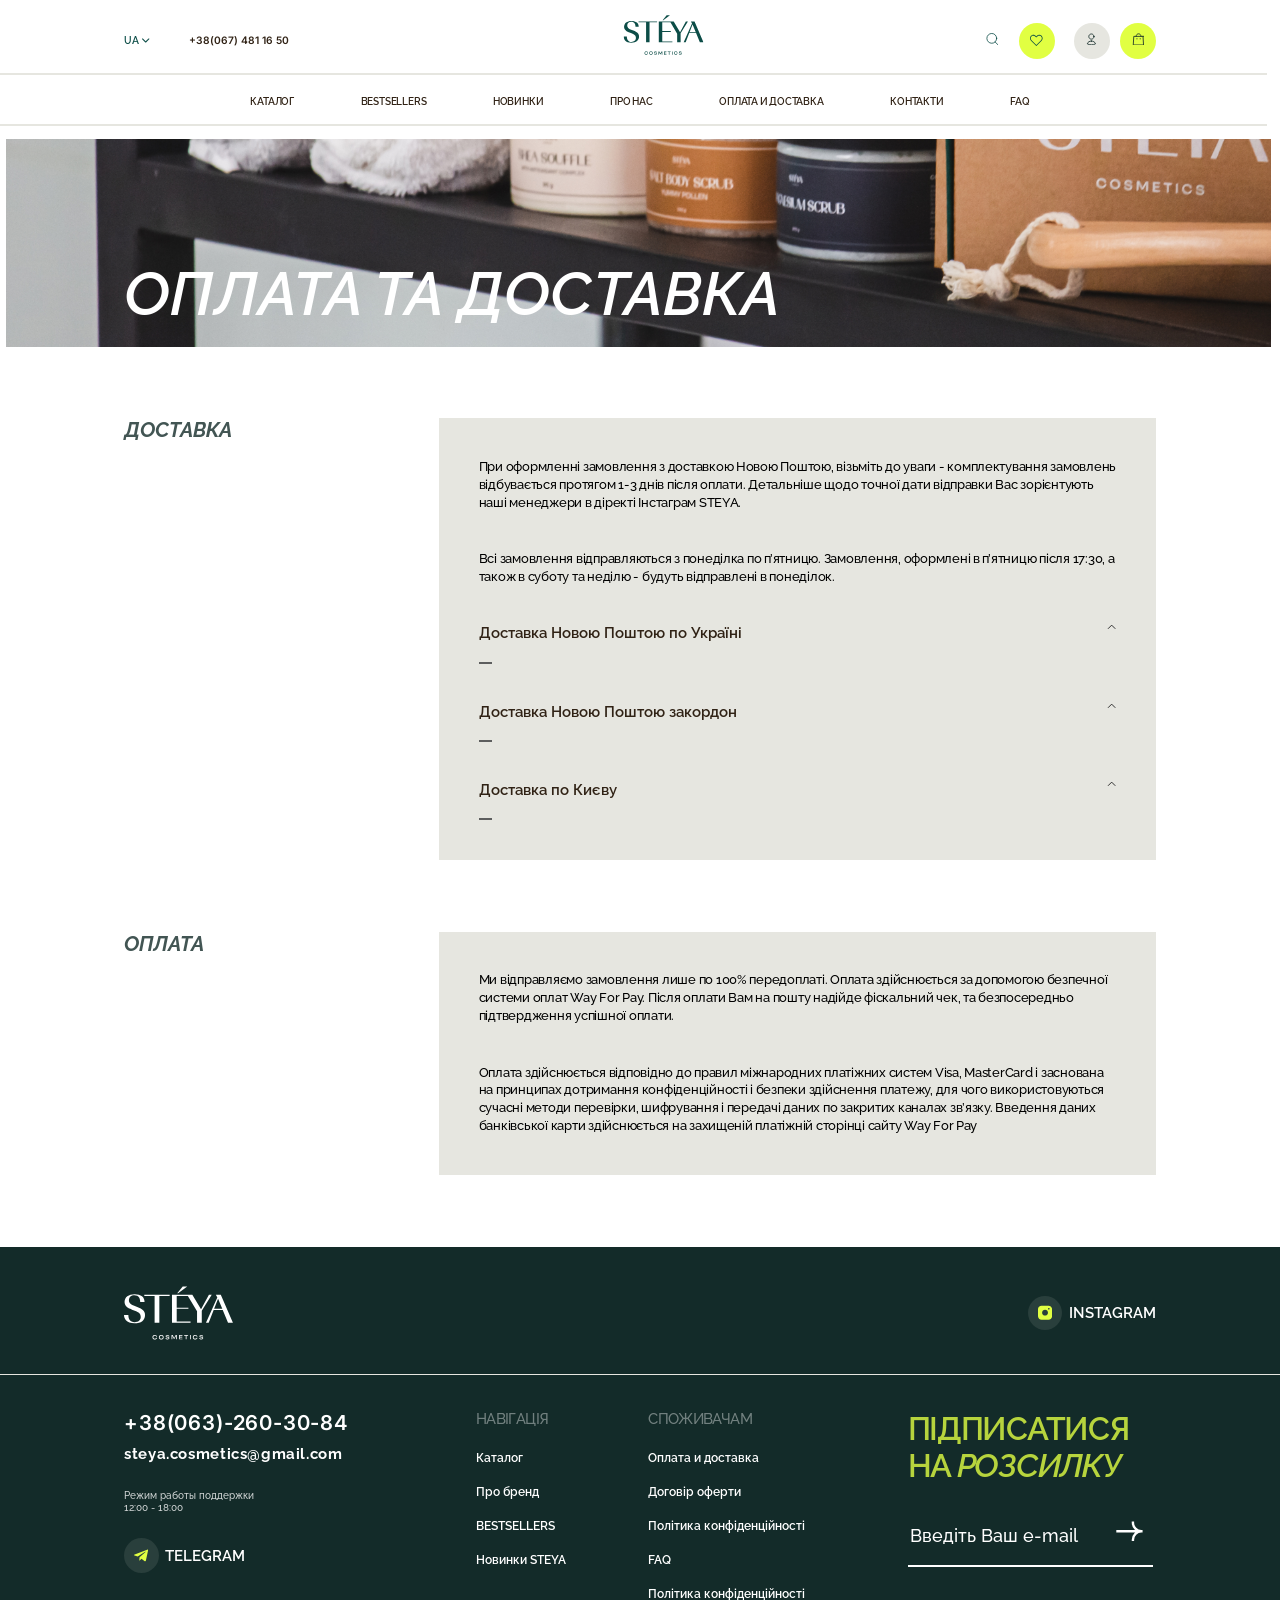
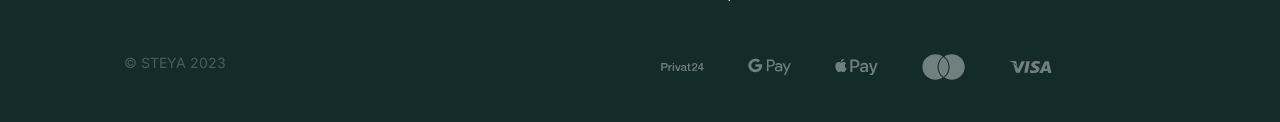
<file: pages/payment.html>
<!DOCTYPE html>
<html lang="en">
  <head>
    <meta charset="UTF-8" />
    <meta name="viewport" content="width=device-width, initial-scale=1.0" />
    <link
      rel="stylesheet"
      href="https://cdn.jsdelivr.net/npm/swiper@11/swiper-bundle.min.css"
    />

    <link rel="preconnect" href="https://fonts.googleapis.com" />
    <link rel="preconnect" href="https://fonts.gstatic.com" crossorigin />
    <link
      href="https://fonts.googleapis.com/css2?family=Inter:wght@100..900&family=Raleway:ital,wght@0,100..900;1,100..900&family=Urbanist:ital,wght@0,100..900;1,100..900&display=swap"
      rel="stylesheet"
    />
    <link rel="stylesheet" href="../styles/styles.css" />
    <title>STEYA</title>
  </head>
  <body>
    <header>
      <div class="container">
        <div class="top-header">
          <div class="header-number-container">
            <div class="header-language-container">
              <p class="header-page-language-value">UA</p>

              <svg
                class="page-language-backdrop-icon"
                width="14"
                height="14"
                viewBox="0 0 14 14"
                fill="none"
                xmlns="http://www.w3.org/2000/svg"
              >
                <path
                  d="M5.74997 10.276C5.54386 10.276 5.33779 10.1973 5.18065 10.0403L0.235912 5.09548C-0.0786375 4.78093 -0.0786375 4.27094 0.235912 3.95652C0.550335 3.6421 1.06022 3.6421 1.3748 3.95652L5.74997 8.33194L10.1252 3.95667C10.4397 3.64225 10.9495 3.64225 11.2639 3.95667C11.5786 4.2711 11.5786 4.78108 11.2639 5.09563L6.31928 10.0404C6.16207 10.1975 5.95599 10.276 5.74997 10.276Z"
                  fill="#0C4D47"
                />
              </svg>
            </div>

            <a class="header-number-value" href="tel:+380674811650"
              >+38(067) 481 16 50</a
            >
          </div>
          <a href="../index.html">
            <img
              class="header-logo"
              src="../images/steya-logo.svg"
              alt="steya-logo"
            />
          </a>

          <div class="header-info-buttons">
            <div class="left-btns">
              <div class="search-container">
                <form class="header-search-form" action="">
                  <input
                    class="header-search-input"
                    type="text"
                    placeholder="Введіть товар для пошуку"
                  />
                </form>
                <button class="header-btn-search" type="submit">
                  <svg
                    class="btn-search-icon"
                    width="20"
                    height="21"
                    viewBox="0 0 20 21"
                    fill="none"
                    xmlns="http://www.w3.org/2000/svg"
                  >
                    <path
                      d="M14.4865 14.7087L19.0399 19.2503M17.038 8.78902C17.038 13.2286 13.439 16.8276 8.99947 16.8276C4.55991 16.8276 0.960938 13.2286 0.960938 8.78902C0.960938 4.34946 4.55991 0.750488 8.99947 0.750488C13.439 0.750488 17.038 4.34946 17.038 8.78902Z"
                      stroke="#0C4D47"
                      stroke-width="1.3"
                      stroke-linecap="square"
                    />
                  </svg>
                </button>
              </div>

              <button class="header-btn-like" type="button">
                <svg
                  class="btn-like-icon"
                  width="22"
                  height="19"
                  viewBox="0 0 22 19"
                  fill="none"
                  xmlns="http://www.w3.org/2000/svg"
                >
                  <path
                    d="M10.3701 18.7964C10.4329 18.8608 10.5081 18.912 10.591 18.947C10.674 18.982 10.7631 19 10.8532 19C10.9432 19 11.0324 18.982 11.1153 18.947C11.1983 18.912 11.2734 18.8608 11.3363 18.7964L20.0161 10.0016C22.2698 7.71904 22.2698 4.00337 20.0161 1.71987C18.9214 0.610693 17.4658 1.03492e-05 15.916 1.03492e-05C14.3662 1.03492e-05 12.9114 0.610693 11.8167 1.71897L10.8532 2.69606L9.88967 1.71987C9.35573 1.17416 8.71795 0.74084 8.01393 0.445464C7.30991 0.150088 6.55388 -0.00137213 5.7904 1.03492e-05C5.02678 -0.00144201 4.2706 0.149983 3.56642 0.445359C2.86224 0.740736 2.22431 1.17409 1.69023 1.71987C-0.563411 4.00337 -0.563411 7.71904 1.69023 10.0007L10.3701 18.7964ZM2.65556 2.67254C3.0639 2.25547 3.5515 1.92424 4.08969 1.69834C4.62789 1.47244 5.20581 1.35641 5.7895 1.35708C6.97286 1.35708 8.08566 1.82482 8.92253 2.67344L10.3692 4.13908C10.4992 4.26314 10.6721 4.33235 10.8518 4.33235C11.0316 4.33235 11.2044 4.26314 11.3345 4.13908L12.7811 2.67254C13.1898 2.25565 13.6776 1.92455 14.2159 1.69866C14.7542 1.47277 15.3322 1.35664 15.916 1.35708C16.4997 1.35641 17.0776 1.47244 17.6158 1.69834C18.154 1.92424 18.6416 2.25547 19.0499 2.67254C20.7842 4.4304 20.7842 7.2902 19.0499 9.04897L10.8532 17.3552L2.65556 9.04807C0.921226 7.29111 0.921226 4.4304 2.65556 2.67254Z"
                  />
                </svg>
              </button>
            </div>

            <div class="right-btns">
              <button class="header-btn-profile" type="button">
                <svg
                  class="btn-profile-icon"
                  width="16"
                  height="20"
                  viewBox="0 0 16 20"
                  fill="none"
                  xmlns="http://www.w3.org/2000/svg"
                >
                  <path
                    d="M7.99992 12.5838C10.9849 12.5761 13.523 13.9467 14.4559 16.897C12.5755 18.0433 10.3621 18.4849 7.99992 18.4791C5.63779 18.4849 3.42436 18.0433 1.54395 16.897C2.47794 13.9435 5.01172 12.5761 7.99992 12.5838Z"
                    stroke-width="1.3"
                    stroke-linecap="square"
                  />
                  <path
                    d="M12.0519 5.57193C12.0519 7.80947 10.2381 9.62335 8.00052 9.62335C5.76298 9.62335 3.9491 7.80947 3.9491 5.57193C3.9491 3.33439 5.76298 1.52051 8.00052 1.52051C10.2381 1.52051 12.0519 3.33439 12.0519 5.57193Z"
                    stroke-width="1.3"
                    stroke-linecap="square"
                  />
                </svg>
              </button>

              <button class="header-btn-bag" type="button">
                <svg
                  class="btn-bag-icon"
                  width="18"
                  height="20"
                  viewBox="0 0 18 20"
                  fill="none"
                  xmlns="http://www.w3.org/2000/svg"
                >
                  <path
                    d="M11.905 9.06792H11.8646M6.76729 9.06792H6.72695M13.1014 5.09931C13.1014 2.99634 11.3966 1.29154 9.29364 1.29154C8.28096 1.28725 7.30829 1.68653 6.5907 2.40109C5.87311 3.11565 5.46972 4.08663 5.46973 5.09931M16.2164 5.29297L17.0309 18.7086L0.970703 18.7086L1.78523 5.29297L16.2164 5.29297Z"
                    stroke-width="1.3"
                    stroke-linecap="square"
                  />
                </svg>
              </button>
            </div>
          </div>
        </div>

        <div class="header-line"></div>

        <div class="down-header">
          <nav class="header-nav">
            <ul class="header-nav-list">
              <li class="header-list-item">
                <a class="list-item-link" href="./catalog.html">Каталог</a>
              </li>
              <li class="header-list-item">
                <a class="list-item-link" href="./bestsellers.html"
                  >Bestsellers</a
                >
              </li>
              <li class="header-list-item">
                <a class="list-item-link" href="./novynki.html">Новинки</a>
              </li>
              <li class="header-list-item">
                <a class="list-item-link" href="./about.html">Про нас</a>
              </li>
              <li class="header-list-item">
                <a class="list-item-link" href="./payment.html"
                  >Оплата и доставка</a
                >
              </li>
              <li class="header-list-item">
                <a class="list-item-link" href="./contact.html">Контакти</a>
              </li>
              <li class="header-list-item">
                <a class="list-item-link" href="./faq.html">FAQ</a>
              </li>
            </ul>
          </nav>
        </div>
        <div class="header-line"></div>
      </div>
    </header>

    <main>
      <section class="payment-hero-section">
        <div class="container">
          <h1 class="faq-hero-title">Оплата та доставка</h1>
        </div>
      </section>

      <section class="delivery-section">
        <div class="container payment-layout-container">
          <h2 class="payment-headings">доставка</h2>

          <div class="faq-container payment-container">
            <p class="payment-text">
              При оформленні замовлення з доставкою Новою Поштою, візьміть до
              уваги - комплектування замовлень відбувається протягом 1-3 днів
              після оплати. Детальніше щодо точної дати відправки Вас
              зорієнтують наші менеджери в діректі Інстаграм STEYA. 
            </p>
            <p class="payment-text">
              Всі замовлення відправляються з понеділка по п’ятницю. Замовлення,
              оформлені в п’ятницю після 17:30, а також в суботу та неділю -
              будуть відправлені в понеділок.
            </p>

            <div class="backdrop-container">
              <div class="backdrop-heading-container">
                <p class="heading-text">Доставка Новою Поштою по Україні</p>
                <svg
                  class="backdrop-arrow-icon"
                  viewBox="0 0 15 9"
                  fill="none"
                  xmlns="http://www.w3.org/2000/svg"
                >
                  <path
                    d="M13.6667 7.83333L7.83333 2L2 7.83333"
                    stroke="#212121"
                    stroke-width="1.6"
                    stroke-linecap="square"
                  />
                </svg>
              </div>
              <p class="backdrop-text">
                На сторінці «Каталог» ви можете обрати продукти для тіла,
                обличчя або дому за фільтром, натиснути на позицію, яка вас
                закохала в себе, додати її в кошик або одразу натиснути на
                кнопку «Купити». Потім вам потрібно бути заповнити контактні
                дані, обрати спосіб доставки та оплати — і Steya вже в дорозі до
                вас.
              </p>
              <div class="backdrop-line"></div>
            </div>

            <div class="backdrop-container">
              <div class="backdrop-heading-container">
                <p class="heading-text">Доставка Новою Поштою закордон</p>
                <svg
                  class="backdrop-arrow-icon"
                  viewBox="0 0 15 9"
                  fill="none"
                  xmlns="http://www.w3.org/2000/svg"
                >
                  <path
                    d="M13.6667 7.83333L7.83333 2L2 7.83333"
                    stroke="#212121"
                    stroke-width="1.6"
                    stroke-linecap="square"
                  />
                </svg>
              </div>
              <p class="backdrop-text">
                Ми здійснюємо доставку товару всі країни, де наявні відділення
                Нової Пошти. Оплата за доставку закордон здійснюється наперед,
                разом з оплатою самого замовлення, так як за правилами Нової
                Пошти доставку закордон сплачує Відправник. 
              </p>
              <div class="backdrop-line"></div>
            </div>

            <div class="backdrop-container">
              <div class="backdrop-heading-container">
                <p class="heading-text">Доставка по Києву</p>
                <svg
                  class="backdrop-arrow-icon"
                  viewBox="0 0 15 9"
                  fill="none"
                  xmlns="http://www.w3.org/2000/svg"
                >
                  <path
                    d="M13.6667 7.83333L7.83333 2L2 7.83333"
                    stroke="#212121"
                    stroke-width="1.6"
                    stroke-linecap="square"
                  />
                </svg>
              </div>
              <p class="backdrop-text">
                Ми здійснюємо доставку по Києву на таксі, протягом двох годин
                після оформлення замовлення у робочий час (з 10:00 до 17:30).
                Вартість доставки сплачує Замовник, згідно тарифам служби таксі.
                Замовлення, оформлене після 17:30, зможе бути відправлене вранці
                наступного дня. Доставка здійснюється лише після повної оплати
                замовлення.
              </p>
              <div class="backdrop-line"></div>
            </div>
          </div>
        </div>
      </section>

      <section class="payment-section">
        <div class="container payment-layout-container">
          <h2 class="payment-headings">оплата</h2>

          <div class="faq-container payment-container">
            <p class="payment-text">
              Ми відправляємо замовлення лише по 100% передоплаті. Оплата
              здійснюється за допомогою безпечної системи оплат Way For Pay.
              Після оплати Вам на пошту надійде фіскальний чек, та безпосередньо
              підтвердження успішної оплати.
            </p>
            <p class="payment-text">
              Оплата здійснюється відповідно до правил міжнародних платіжних
              систем Visa, MasterCard і заснована на принципах дотримання
              конфіденційності і безпеки здійснення платежу, для чого
              використовуються сучасні методи перевірки, шифрування і передачі
              даних по закритих каналах зв’язку. Введення даних банківської
              карти здійснюється на захищеній платіжній сторінці сайту Way For
              Pay
            </p>
          </div>
        </div>
      </section>
    </main>

    <footer>
      <section class="footer-upper-line">
        <div class="container upper-line-container">
          <img
            class="footer-logo"
            src="../images/steya-logo-footer.svg"
            alt="Footer LOGO"
          />
          <a class="footer-insta-link" href=""
            ><div class="footer-insta-icon-container">
              <svg
                class="footer-insta-icon"
                width="22"
                height="23"
                viewBox="0 0 22 23"
                fill="none"
                xmlns="http://www.w3.org/2000/svg"
              >
                <path d="M16.499 0.5H5.49902C2.47429 0.5 -0.000976562 2.97419
                -0.000976562 6V17C-0.000976562 20.0247 2.47429 22.5 5.49902
                22.5H16.499C19.5238 22.5 21.999 20.0247 21.999 17V6C21.999
                2.97419 19.5238 0.5 16.499 0.5ZM10.999 16.0832C8.46736 16.0832
                6.4156 14.0305 6.4156 11.5C6.4156 8.96834 8.46736 6.91658 10.999
                6.91658C13.5296 6.91658 15.5824 8.96834 15.5824 11.5C15.5824
                14.0305 13.5296 16.0832 10.999 16.0832ZM16.9574 6.91658C16.1973
                6.91658 15.5824 6.30083 15.5824 5.54158C15.5824 4.78232 16.1973
                4.16658 16.9574 4.16658C17.7176 4.16658 18.3324 4.78232 18.3324
                5.54158C18.3324 6.30083 17.7176 6.91658 16.9574 6.91658Z" " />
              </svg>
            </div>
            <p class="insta-link-text">INSTAGRAM</p></a
          >
        </div>
      </section>

      <div class="container footer-bottom-container">
        <div class="left-footer-container">
          <div class="footer-addres-block">
            <a class="footer-tel-number" href="tel:+380632603084"
              >+38(063)-260-30-84</a
            >
            <a
              class="footer-mail-address"
              href="mailto:steya.cosmetics@gmail.com"
              >steya.cosmetics@gmail.com</a
            >
            <p class="footer-work-schedule">
              Режим работы поддержки<br />
              12:00 - 18:00
            </p>
            <a class="footer-insta-link" href=""
              ><div class="footer-insta-icon-container">
                <svg
                  class="footer-insta-icon"
                  width="22"
                  height="19"
                  viewBox="0 0 22 19"
                  fill="none"
                  xmlns="http://www.w3.org/2000/svg"
                >
                  <path
                    d="M8.63241 12.083L8.2685 17.2016C8.78916 17.2016 9.01466 16.978 9.28508 16.7094L11.7262 14.3765L16.7843 18.0807C17.712 18.5977 18.3656 18.3255 18.6158 17.2273L21.936 1.66962L21.9369 1.6687C22.2312 0.297372 21.441 -0.238878 20.5372 0.0975384L1.02133 7.56929C-0.310587 8.08629 -0.29042 8.82879 0.794913 9.16521L5.78433 10.7171L17.3737 3.46537C17.9192 3.10421 18.4151 3.30404 18.0072 3.66521L8.63241 12.083Z"
                  />
                </svg>
              </div>
              <p class="insta-link-text">TELEGRAM</p></a
            >
          </div>

          <div class="footer-nav-block">
            <p class="footer-lists-title">Навігація</p>
            <nav>
              <ul class="footer-nav-list">
                <li><a class="footer-nav-link" href="">Каталог</a></li>
                <li><a class="footer-nav-link" href="">Про бренд</a></li>
                <li><a class="footer-nav-link" href="">BESTSELLERS</a></li>
                <li><a class="footer-nav-link" href="">Новинки STEYA</a></li>
              </ul>
            </nav>
          </div>
        </div>

        <div class="right-footer-container">
          <div class="footer-nav-block">
            <p class="footer-lists-title">СПОЖИВАЧАМ</p>
            <nav>
              <ul class="footer-nav-list">
                <li>
                  <a class="footer-nav-link" href="">Оплата и доставка</a>
                </li>
                <li><a class="footer-nav-link" href="">Договір оферти</a></li>
                <li>
                  <a class="footer-nav-link" href=""
                    >Політика конфіденційності</a
                  >
                </li>
                <li><a class="footer-nav-link" href="">FAQ</a></li>
                <li>
                  <a class="footer-nav-link" href=""
                    >Політика конфіденційності</a
                  >
                </li>
              </ul>
            </nav>
          </div>

          <div class="fppter-form-block">
            <p class="footer-form-describe">
              Підписатися на <span class="describe-span">розсилку</span>
            </p>
            <form class="news-form footer-form">
              <input
                class="news-form-input footer-form-input"
                placeholder="Введіть Ваш e-mail"
                type="email"
              />
              <button class="news-form-btn">
                <svg
                  class="news-form-icon"
                  width="42"
                  height="32"
                  viewBox="0 0 42 32"
                  fill="none"
                  xmlns="http://www.w3.org/2000/svg"
                >
                  <path
                    d="M39.6648 16.0002H39.662M39.662 16.0002L2.33203 16.0002M39.662 16.0002C32.4367 16.0031 26.4601 22.4191 26.4601 29.207M39.662 16.0002L39.6668 16.0002C32.4394 16.0002 26.4601 9.58286 26.4601 2.79346"
                    stroke="white"
                    stroke-width="3.73333"
                    stroke-linecap="square"
                  />
                </svg>
              </button>
            </form>
          </div>
        </div>
      </div>
      <div class="container">
        <div class="footer-payment-container">
          <p class="steya-footer">© STEYA 2023</p>
          <div class="footer-payment-list">
            <img
              class="footer-payment-icon"
              src="../images/footer/privat24.svg"
              alt="Privat24"
            />
            <img
              class="footer-payment-icon"
              src="../images/footer/google-pay.svg"
              alt="GooglePay"
            />
            <img
              class="footer-payment-icon"
              src="../images/footer/apple-pay.svg"
              alt="ApplePay"
            />
            <img
              class="footer-payment-icon"
              src="../images/footer/mastercard.svg"
              alt="Mastercard"
            />
            <img
              class="footer-payment-icon"
              src="../images/footer/visa.svg"
              alt="Visa"
            />
          </div>
        </div>
      </div>
    </footer>

    <script src="../scripts.js/backdrop.js"></script>
  </body>
</html>
</file>
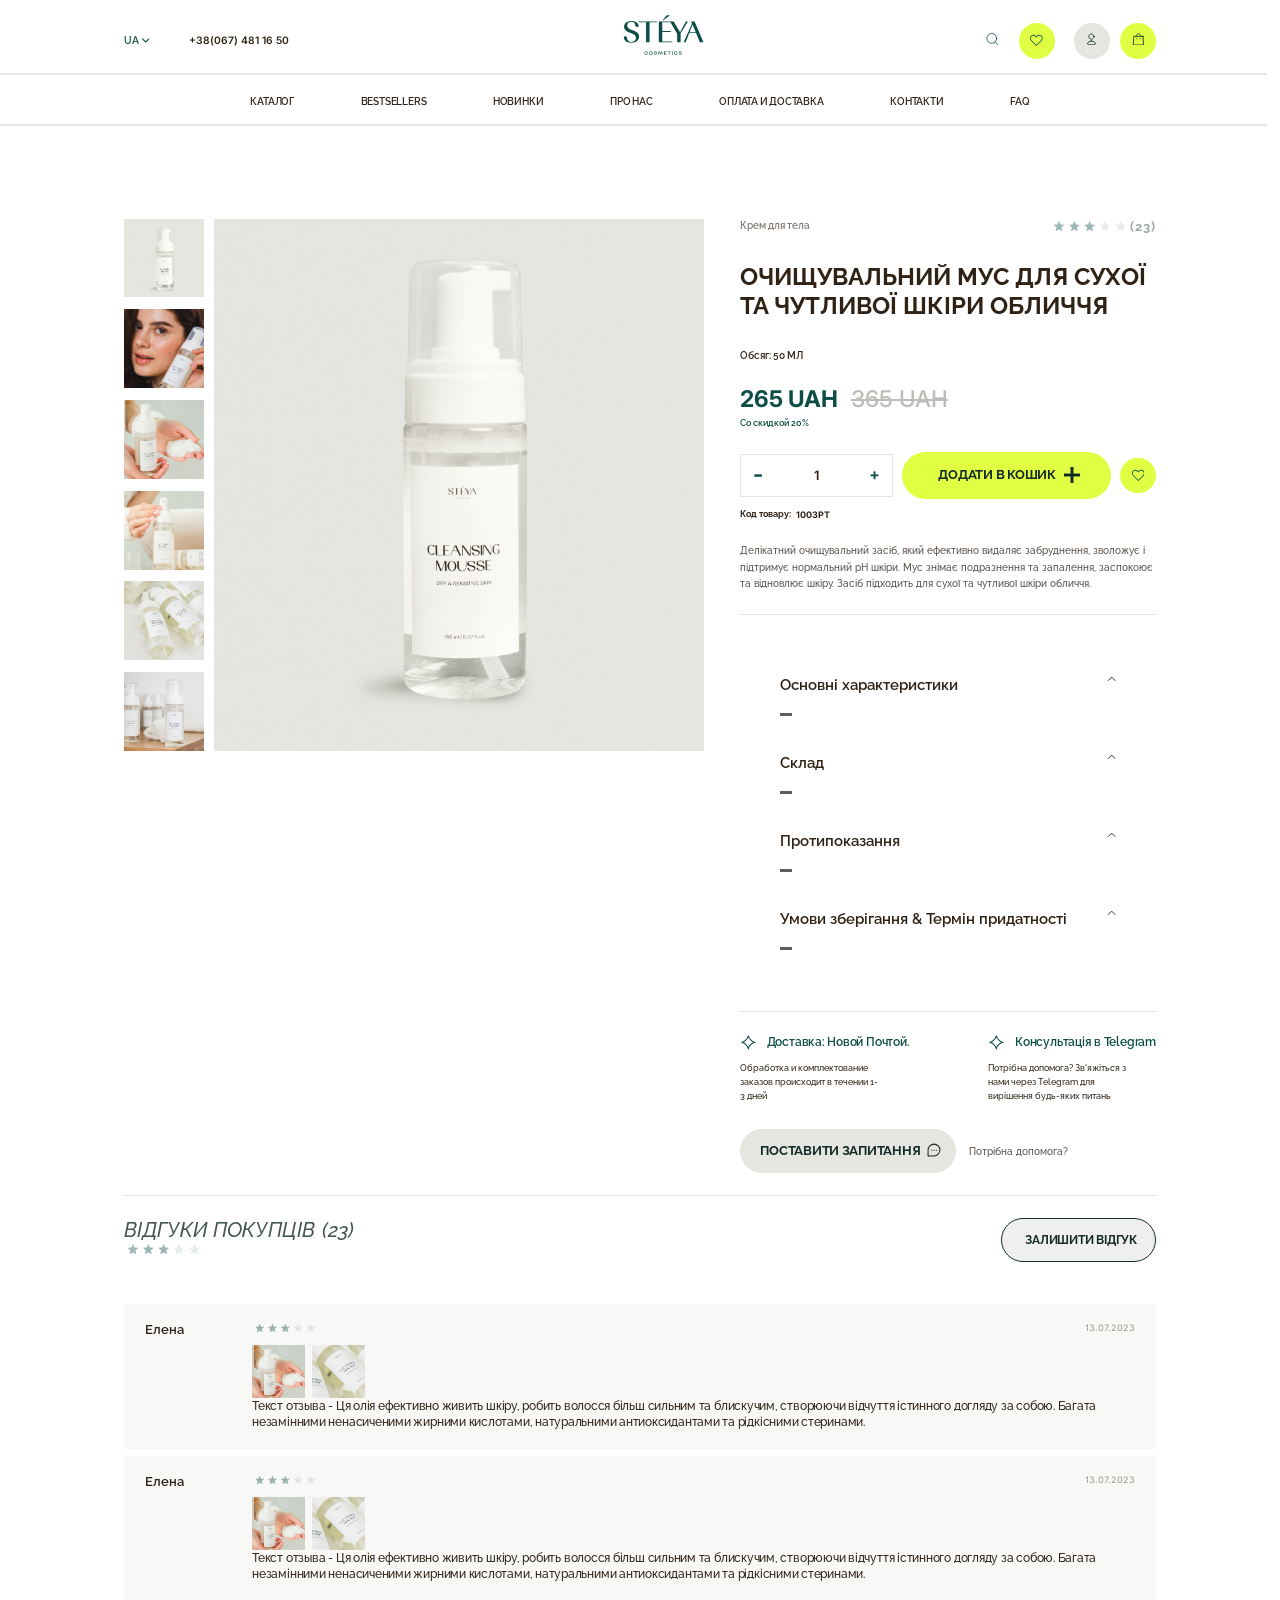
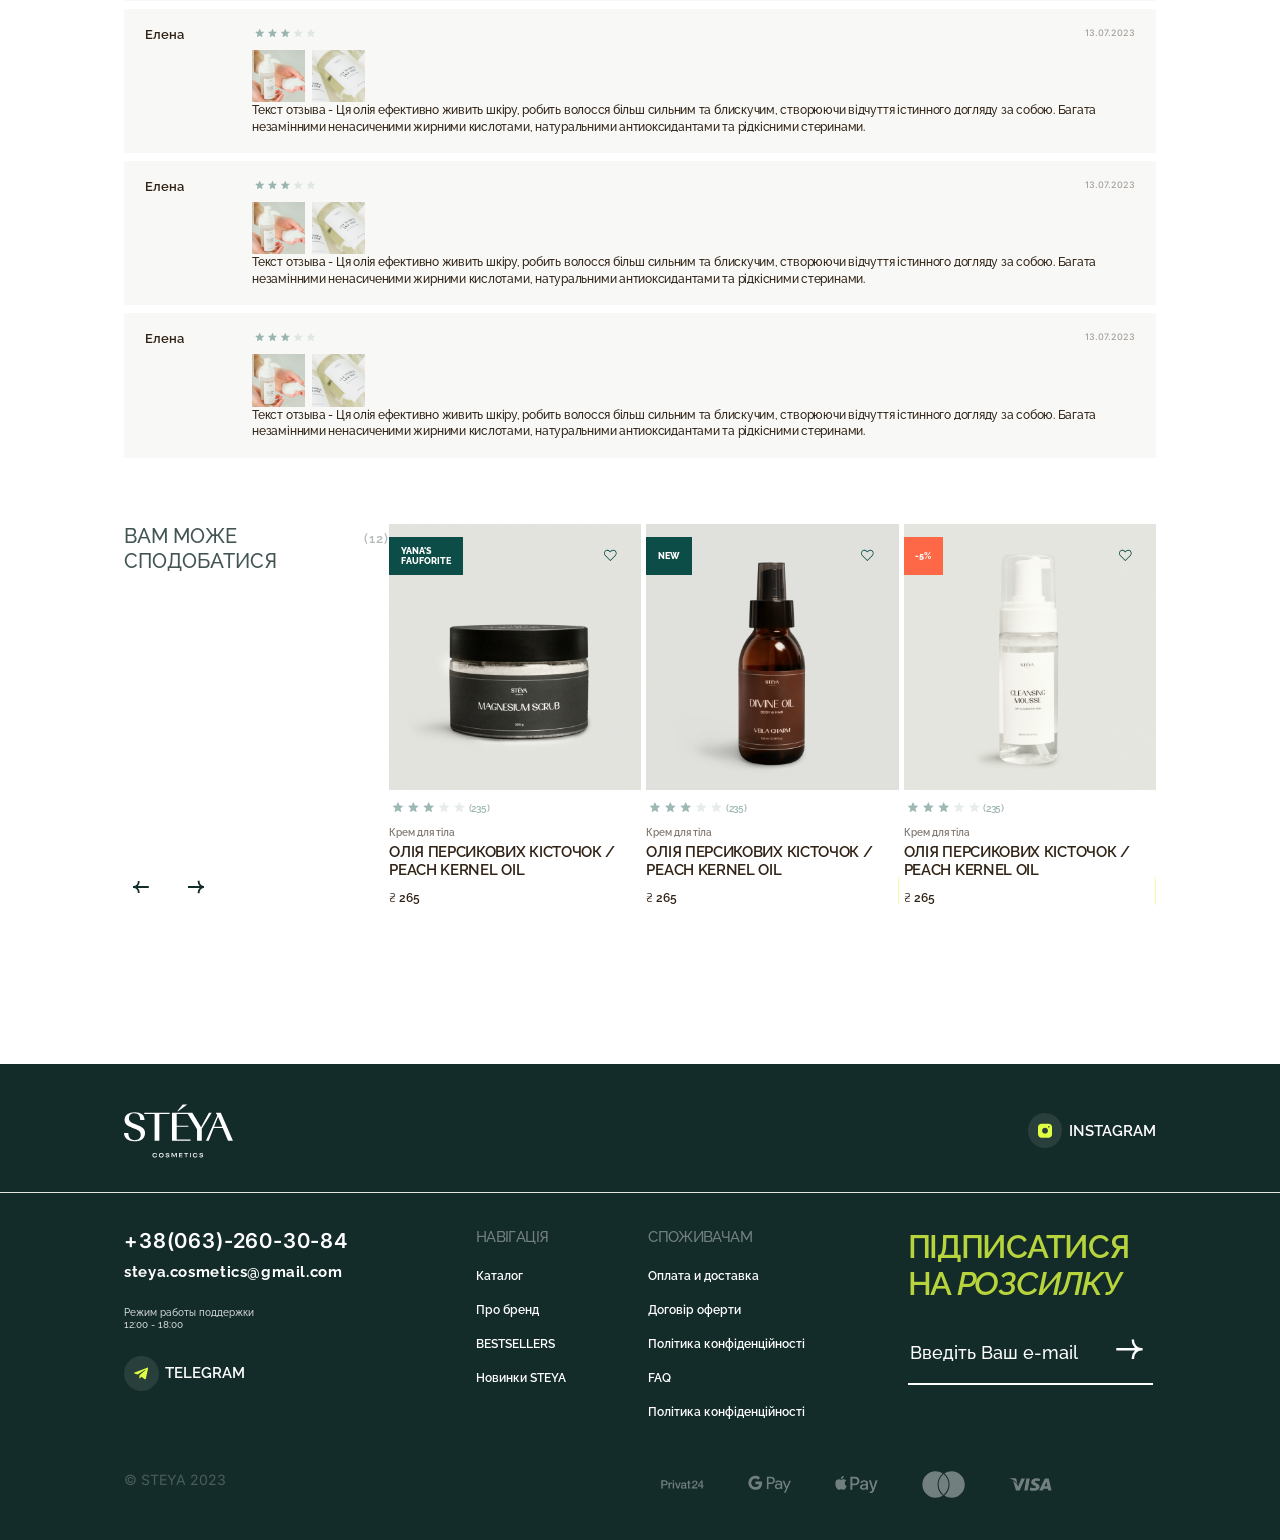
<file: pages/product.html>
<!DOCTYPE html>
<html lang="en">
  <head>
    <meta charset="UTF-8" />
    <meta name="viewport" content="width=device-width, initial-scale=1.0" />
    <link
      rel="stylesheet"
      href="https://cdn.jsdelivr.net/npm/swiper@11/swiper-bundle.min.css"
    />

    <link rel="preconnect" href="https://fonts.googleapis.com" />
    <link rel="preconnect" href="https://fonts.gstatic.com" crossorigin />
    <link
      href="https://fonts.googleapis.com/css2?family=Inter:wght@100..900&family=Raleway:ital,wght@0,100..900;1,100..900&family=Urbanist:ital,wght@0,100..900;1,100..900&display=swap"
      rel="stylesheet"
    />
    <link rel="stylesheet" href="../styles/styles.css" />
    <title>STEYA</title>
  </head>
  <body>
    <header>
      <div class="container">
        <div class="top-header">
          <div class="header-number-container">
            <div class="header-language-container">
              <p class="header-page-language-value">UA</p>

              <svg
                class="page-language-backdrop-icon"
                width="14"
                height="14"
                viewBox="0 0 14 14"
                fill="none"
                xmlns="http://www.w3.org/2000/svg"
              >
                <path
                  d="M5.74997 10.276C5.54386 10.276 5.33779 10.1973 5.18065 10.0403L0.235912 5.09548C-0.0786375 4.78093 -0.0786375 4.27094 0.235912 3.95652C0.550335 3.6421 1.06022 3.6421 1.3748 3.95652L5.74997 8.33194L10.1252 3.95667C10.4397 3.64225 10.9495 3.64225 11.2639 3.95667C11.5786 4.2711 11.5786 4.78108 11.2639 5.09563L6.31928 10.0404C6.16207 10.1975 5.95599 10.276 5.74997 10.276Z"
                  fill="#0C4D47"
                />
              </svg>
            </div>

            <a class="header-number-value" href="tel:+380674811650"
              >+38(067) 481 16 50</a
            >
          </div>
          <a href="../index.html">
            <img
              class="header-logo"
              src="../images/steya-logo.svg"
              alt="steya-logo"
            />
          </a>

          <div class="header-info-buttons">
            <div class="left-btns">
              <div class="search-container">
                <form class="header-search-form" action="">
                  <input
                    class="header-search-input"
                    type="text"
                    placeholder="Введіть товар для пошуку"
                  />
                </form>
                <button class="header-btn-search" type="submit">
                  <svg
                    class="btn-search-icon"
                    width="20"
                    height="21"
                    viewBox="0 0 20 21"
                    fill="none"
                    xmlns="http://www.w3.org/2000/svg"
                  >
                    <path
                      d="M14.4865 14.7087L19.0399 19.2503M17.038 8.78902C17.038 13.2286 13.439 16.8276 8.99947 16.8276C4.55991 16.8276 0.960938 13.2286 0.960938 8.78902C0.960938 4.34946 4.55991 0.750488 8.99947 0.750488C13.439 0.750488 17.038 4.34946 17.038 8.78902Z"
                      stroke="#0C4D47"
                      stroke-width="1.3"
                      stroke-linecap="square"
                    />
                  </svg>
                </button>
              </div>

              <button class="header-btn-like" type="button">
                <svg
                  class="btn-like-icon"
                  width="22"
                  height="19"
                  viewBox="0 0 22 19"
                  fill="none"
                  xmlns="http://www.w3.org/2000/svg"
                >
                  <path
                    d="M10.3701 18.7964C10.4329 18.8608 10.5081 18.912 10.591 18.947C10.674 18.982 10.7631 19 10.8532 19C10.9432 19 11.0324 18.982 11.1153 18.947C11.1983 18.912 11.2734 18.8608 11.3363 18.7964L20.0161 10.0016C22.2698 7.71904 22.2698 4.00337 20.0161 1.71987C18.9214 0.610693 17.4658 1.03492e-05 15.916 1.03492e-05C14.3662 1.03492e-05 12.9114 0.610693 11.8167 1.71897L10.8532 2.69606L9.88967 1.71987C9.35573 1.17416 8.71795 0.74084 8.01393 0.445464C7.30991 0.150088 6.55388 -0.00137213 5.7904 1.03492e-05C5.02678 -0.00144201 4.2706 0.149983 3.56642 0.445359C2.86224 0.740736 2.22431 1.17409 1.69023 1.71987C-0.563411 4.00337 -0.563411 7.71904 1.69023 10.0007L10.3701 18.7964ZM2.65556 2.67254C3.0639 2.25547 3.5515 1.92424 4.08969 1.69834C4.62789 1.47244 5.20581 1.35641 5.7895 1.35708C6.97286 1.35708 8.08566 1.82482 8.92253 2.67344L10.3692 4.13908C10.4992 4.26314 10.6721 4.33235 10.8518 4.33235C11.0316 4.33235 11.2044 4.26314 11.3345 4.13908L12.7811 2.67254C13.1898 2.25565 13.6776 1.92455 14.2159 1.69866C14.7542 1.47277 15.3322 1.35664 15.916 1.35708C16.4997 1.35641 17.0776 1.47244 17.6158 1.69834C18.154 1.92424 18.6416 2.25547 19.0499 2.67254C20.7842 4.4304 20.7842 7.2902 19.0499 9.04897L10.8532 17.3552L2.65556 9.04807C0.921226 7.29111 0.921226 4.4304 2.65556 2.67254Z"
                  />
                </svg>
              </button>
            </div>

            <div class="right-btns">
              <button class="header-btn-profile" type="button">
                <svg
                  class="btn-profile-icon"
                  width="16"
                  height="20"
                  viewBox="0 0 16 20"
                  fill="none"
                  xmlns="http://www.w3.org/2000/svg"
                >
                  <path
                    d="M7.99992 12.5838C10.9849 12.5761 13.523 13.9467 14.4559 16.897C12.5755 18.0433 10.3621 18.4849 7.99992 18.4791C5.63779 18.4849 3.42436 18.0433 1.54395 16.897C2.47794 13.9435 5.01172 12.5761 7.99992 12.5838Z"
                    stroke-width="1.3"
                    stroke-linecap="square"
                  />
                  <path
                    d="M12.0519 5.57193C12.0519 7.80947 10.2381 9.62335 8.00052 9.62335C5.76298 9.62335 3.9491 7.80947 3.9491 5.57193C3.9491 3.33439 5.76298 1.52051 8.00052 1.52051C10.2381 1.52051 12.0519 3.33439 12.0519 5.57193Z"
                    stroke-width="1.3"
                    stroke-linecap="square"
                  />
                </svg>
              </button>

              <button class="header-btn-bag" type="button">
                <svg
                  class="btn-bag-icon"
                  width="18"
                  height="20"
                  viewBox="0 0 18 20"
                  fill="none"
                  xmlns="http://www.w3.org/2000/svg"
                >
                  <path
                    d="M11.905 9.06792H11.8646M6.76729 9.06792H6.72695M13.1014 5.09931C13.1014 2.99634 11.3966 1.29154 9.29364 1.29154C8.28096 1.28725 7.30829 1.68653 6.5907 2.40109C5.87311 3.11565 5.46972 4.08663 5.46973 5.09931M16.2164 5.29297L17.0309 18.7086L0.970703 18.7086L1.78523 5.29297L16.2164 5.29297Z"
                    stroke-width="1.3"
                    stroke-linecap="square"
                  />
                </svg>
              </button>
            </div>
          </div>
        </div>

        <div class="header-line"></div>

        <div class="down-header">
          <nav class="header-nav">
            <ul class="header-nav-list">
              <li class="header-list-item">
                <a class="list-item-link" href="./catalog.html">Каталог</a>
              </li>
              <li class="header-list-item">
                <a class="list-item-link" href="./bestsellers.html"
                  >Bestsellers</a
                >
              </li>
              <li class="header-list-item">
                <a class="list-item-link" href="./novynki.html">Новинки</a>
              </li>
              <li class="header-list-item">
                <a class="list-item-link" href="./about.html">Про нас</a>
              </li>
              <li class="header-list-item">
                <a class="list-item-link" href="./payment.html"
                  >Оплата и доставка</a
                >
              </li>
              <li class="header-list-item">
                <a class="list-item-link" href="./contact.html">Контакти</a>
              </li>
              <li class="header-list-item">
                <a class="list-item-link" href="">FAQ</a>
              </li>
            </ul>
          </nav>
        </div>
        <div class="header-line"></div>
      </div>
    </header>

    <main>
      <section class="section-main-product-info">
        <div class="container product-container">
          <div class="product-images">
            <div class="product-small-images-list">
              <div class="product-small-images">
                <img src="../images/product/IMG_2987.jpg" alt="" />
              </div>
              <div class="product-small-images">
                <img src="../images/product/IMG_7400 2.jpg" alt="" />
              </div>
              <div class="product-small-images">
                <img src="../images/product/IMG_7753 1.jpg" alt="" />
              </div>
              <div class="product-small-images">
                <img src="../images/product/IMG_7831 1.jpg" alt="" />
              </div>
              <div class="product-small-images">
                <img src="../images/product/IMG_7846 1.jpg" alt="" />
              </div>
              <div class="product-small-images">
                <img src="../images/product/IMG_7872 1.jpg" alt="" />
              </div>
            </div>

            <img
              class="product-large-image"
              src="../images/product/IMG_2987-1.jpg"
              alt=""
            />
          </div>

          <div class="product-info-container">
            <div class="product-type-rating-container">
              <p class="product-type-name">Крем для тела</p>
              <div class="product-rating">
                <svg
                  class="rating-icon"
                  width="121"
                  height="24"
                  viewBox="0 0 121 24"
                  fill="none"
                  xmlns="http://www.w3.org/2000/svg"
                >
                  <path
                    opacity="0.4"
                    d="M12.0376 3.8734C12.2076 3.46047 12.7924 3.46047 12.9624 3.8734L14.8131 8.37014C14.885 8.54476 15.0491 8.664 15.2374 8.67839L20.086 9.049C20.5312 9.08304 20.7119 9.63924 20.3717 9.92848L16.667 13.0782C16.5231 13.2005 16.4604 13.3935 16.5049 13.577L17.6508 18.3028C17.756 18.7367 17.2828 19.0805 16.9026 18.8463L12.7622 16.2962C12.6014 16.1972 12.3986 16.1972 12.2378 16.2962L8.09737 18.8463C7.71716 19.0805 7.24402 18.7367 7.34924 18.3028L8.49506 13.577C8.53955 13.3935 8.47687 13.2005 8.333 13.0782L4.62827 9.92848C4.28806 9.63924 4.46879 9.08304 4.91402 9.049L9.7626 8.67839C9.95088 8.664 10.115 8.54476 10.1869 8.37014L12.0376 3.8734Z"
                    fill="#0C4D47"
                  />
                  <path
                    opacity="0.4"
                    d="M36.0376 3.8734C36.2076 3.46047 36.7924 3.46047 36.9624 3.8734L38.8131 8.37014C38.885 8.54476 39.0491 8.664 39.2374 8.67839L44.086 9.049C44.5312 9.08304 44.7119 9.63924 44.3717 9.92848L40.667 13.0782C40.5231 13.2005 40.4604 13.3935 40.5049 13.577L41.6508 18.3028C41.756 18.7367 41.2828 19.0805 40.9026 18.8463L36.7622 16.2962C36.6014 16.1972 36.3986 16.1972 36.2378 16.2962L32.0974 18.8463C31.7172 19.0805 31.244 18.7367 31.3492 18.3028L32.4951 13.577C32.5396 13.3935 32.4769 13.2005 32.333 13.0782L28.6283 9.92848C28.2881 9.63924 28.4688 9.08304 28.914 9.049L33.7626 8.67839C33.9509 8.664 34.115 8.54476 34.1869 8.37014L36.0376 3.8734Z"
                    fill="#0C4D47"
                  />
                  <path
                    opacity="0.4"
                    d="M60.0376 3.8734C60.2076 3.46047 60.7924 3.46047 60.9624 3.8734L62.8131 8.37014C62.885 8.54476 63.0491 8.664 63.2374 8.67839L68.086 9.049C68.5312 9.08304 68.7119 9.63924 68.3717 9.92848L64.667 13.0782C64.5231 13.2005 64.4604 13.3935 64.5049 13.577L65.6508 18.3028C65.756 18.7367 65.2828 19.0805 64.9026 18.8463L60.7622 16.2962C60.6014 16.1972 60.3986 16.1972 60.2378 16.2962L56.0974 18.8463C55.7172 19.0805 55.244 18.7367 55.3492 18.3028L56.4951 13.577C56.5396 13.3935 56.4769 13.2005 56.333 13.0782L52.6283 9.92848C52.2881 9.63924 52.4688 9.08304 52.914 9.049L57.7626 8.67839C57.9509 8.664 58.115 8.54476 58.1869 8.37014L60.0376 3.8734Z"
                    fill="#0C4D47"
                  />
                  <path
                    opacity="0.1"
                    d="M84.0376 3.8734C84.2076 3.46047 84.7924 3.46047 84.9624 3.8734L86.8131 8.37014C86.885 8.54476 87.0491 8.664 87.2374 8.67839L92.086 9.049C92.5312 9.08304 92.7119 9.63924 92.3717 9.92848L88.667 13.0782C88.5231 13.2005 88.4604 13.3935 88.5049 13.577L89.6508 18.3028C89.756 18.7367 89.2828 19.0805 88.9026 18.8463L84.7622 16.2962C84.6014 16.1972 84.3986 16.1972 84.2378 16.2962L80.0974 18.8463C79.7172 19.0805 79.244 18.7367 79.3492 18.3028L80.4951 13.577C80.5396 13.3935 80.4769 13.2005 80.333 13.0782L76.6283 9.92848C76.2881 9.63924 76.4688 9.08304 76.914 9.049L81.7626 8.67839C81.9509 8.664 82.115 8.54476 82.1869 8.37014L84.0376 3.8734Z"
                    fill="#0C4D47"
                  />
                  <path
                    opacity="0.1"
                    d="M108.038 3.8734C108.208 3.46047 108.792 3.46047 108.962 3.8734L110.813 8.37014C110.885 8.54476 111.049 8.664 111.237 8.67839L116.086 9.049C116.531 9.08304 116.712 9.63924 116.372 9.92848L112.667 13.0782C112.523 13.2005 112.46 13.3935 112.505 13.577L113.651 18.3028C113.756 18.7367 113.283 19.0805 112.903 18.8463L108.762 16.2962C108.601 16.1972 108.399 16.1972 108.238 16.2962L104.097 18.8463C103.717 19.0805 103.244 18.7367 103.349 18.3028L104.495 13.577C104.54 13.3935 104.477 13.2005 104.333 13.0782L100.628 9.92848C100.288 9.63924 100.469 9.08304 100.914 9.049L105.763 8.67839C105.951 8.664 106.115 8.54476 106.187 8.37014L108.038 3.8734Z"
                    fill="#0C4D47"
                  />
                </svg>
                <p class="bestseller-title-number">(23)</p>
              </div>
            </div>

            <div>
              <h2 class="product-name-in-page">
                ОЧИЩУВАЛЬНИЙ МУС ДЛЯ СУХОЇ ТА ЧУТЛИВОЇ ШКІРИ ОБЛИЧЧЯ
              </h2>
              <p class="product-volume">Обсяг: 50 МЛ</p>
              <div class="product-price-container">
                <p class="cuurent-product-price">265 UAH</p>
                <p class="old-product-price">365 UAH</p>
              </div>
              <p class="product-discount">Со скидкой 20%</p>

              <div class="product-pay-buttons">
                <div class="product-bag-buttons-container">
                  <button class="product-plus-minus-container">
                    <svg
                      class="product-bag-plus-minus-icons"
                      width="7"
                      height="3"
                      viewBox="0 0 7 3"
                      fill="none"
                      xmlns="http://www.w3.org/2000/svg"
                    >
                      <path
                        d="M6.13956 0.595215V2.50004H0.246094V0.595215H6.13956Z"
                        fill="#0C4D47"
                      />
                    </svg>
                  </button>

                  <p class="product-bag-quantity-value">1</p>

                  <button class="product-plus-minus-container">
                    <svg
                      class="product-bag-plus-minus-icons"
                      width="9"
                      height="10"
                      viewBox="0 0 9 10"
                      fill="none"
                      xmlns="http://www.w3.org/2000/svg"
                    >
                      <path
                        d="M3.54963 9.22647V0.379883H5.55673V9.22647H3.54963ZM0.129883 5.80673V3.79963H8.97647V5.80673H0.129883Z"
                        fill="#0C4D47"
                      />
                    </svg>
                  </button>
                </div>

                <button class="default-btn">
                  <p class="default-btn-text">Додати в кошик</p>
                  <svg
                    class="default-btn-icon plus-icon"
                    width="18"
                    height="18"
                    viewBox="0 0 18 18"
                    xmlns="http://www.w3.org/2000/svg"
                  >
                    <path d="M10.1364 0V18H7.86271V0H10.1364Z" />
                    <path d="M0 7.86314H18V10.1368H0V7.86314Z" />
                  </svg>
                </button>

                <button class="header-btn-like" type="button">
                  <svg
                    class="btn-like-icon"
                    width="22"
                    height="19"
                    viewBox="0 0 22 19"
                    fill="none"
                    xmlns="http://www.w3.org/2000/svg"
                  >
                    <path
                      d="M10.3701 18.7964C10.4329 18.8608 10.5081 18.912 10.591 18.947C10.674 18.982 10.7631 19 10.8532 19C10.9432 19 11.0324 18.982 11.1153 18.947C11.1983 18.912 11.2734 18.8608 11.3363 18.7964L20.0161 10.0016C22.2698 7.71904 22.2698 4.00337 20.0161 1.71987C18.9214 0.610693 17.4658 1.03492e-05 15.916 1.03492e-05C14.3662 1.03492e-05 12.9114 0.610693 11.8167 1.71897L10.8532 2.69606L9.88967 1.71987C9.35573 1.17416 8.71795 0.74084 8.01393 0.445464C7.30991 0.150088 6.55388 -0.00137213 5.7904 1.03492e-05C5.02678 -0.00144201 4.2706 0.149983 3.56642 0.445359C2.86224 0.740736 2.22431 1.17409 1.69023 1.71987C-0.563411 4.00337 -0.563411 7.71904 1.69023 10.0007L10.3701 18.7964ZM2.65556 2.67254C3.0639 2.25547 3.5515 1.92424 4.08969 1.69834C4.62789 1.47244 5.20581 1.35641 5.7895 1.35708C6.97286 1.35708 8.08566 1.82482 8.92253 2.67344L10.3692 4.13908C10.4992 4.26314 10.6721 4.33235 10.8518 4.33235C11.0316 4.33235 11.2044 4.26314 11.3345 4.13908L12.7811 2.67254C13.1898 2.25565 13.6776 1.92455 14.2159 1.69866C14.7542 1.47277 15.3322 1.35664 15.916 1.35708C16.4997 1.35641 17.0776 1.47244 17.6158 1.69834C18.154 1.92424 18.6416 2.25547 19.0499 2.67254C20.7842 4.4304 20.7842 7.2902 19.0499 9.04897L10.8532 17.3552L2.65556 9.04807C0.921226 7.29111 0.921226 4.4304 2.65556 2.67254Z"
                    />
                  </svg>
                </button>
              </div>
            </div>

            <div class="product-code-container">
              <p class="product-code-text">Код товару:</p>
              <p class="product-code-value">1003РТ</p>
            </div>

            <p class="product-info-desc">
              Делікатний очищувальний засіб, який ефективно видаляє забруднення,
              зволожує і підтримує нормальний pH шкіри. Мус знімає подразнення
              та запалення, заспокоює та відновлює шкіру. Засіб підходить для
              сухої та чутливої шкіри обличчя.
            </p>

            <div class="product-line"></div>

            <div class="faq-container product-acardeon">
              <div class="backdrop-container">
                <div class="backdrop-heading-container">
                  <p class="heading-text">Основні характеристики</p>
                  <svg
                    class="backdrop-arrow-icon"
                    viewBox="0 0 15 9"
                    fill="none"
                    xmlns="http://www.w3.org/2000/svg"
                  >
                    <path
                      d="M13.6667 7.83333L7.83333 2L2 7.83333"
                      stroke="#212121"
                      stroke-width="1.6"
                      stroke-linecap="square"
                    />
                  </svg>
                </div>
                <p class="backdrop-text">
                  На сторінці «Каталог» ви можете обрати продукти для тіла,
                  обличчя або дому за фільтром, натиснути на позицію, яка вас
                  закохала в себе, додати її в кошик або одразу натиснути на
                  кнопку «Купити». Потім вам потрібно бути заповнити контактні
                  дані, обрати спосіб доставки та оплати — і Steya вже в дорозі
                  до вас.
                </p>
                <div class="backdrop-line"></div>
              </div>

              <div class="backdrop-container">
                <div class="backdrop-heading-container">
                  <p class="heading-text">Склад</p>
                  <svg
                    class="backdrop-arrow-icon"
                    viewBox="0 0 15 9"
                    fill="none"
                    xmlns="http://www.w3.org/2000/svg"
                  >
                    <path
                      d="M13.6667 7.83333L7.83333 2L2 7.83333"
                      stroke="#212121"
                      stroke-width="1.6"
                      stroke-linecap="square"
                    />
                  </svg>
                </div>
                <p class="backdrop-text">
                  Ми здійснюємо доставку товару всі країни, де наявні відділення
                  Нової Пошти. Оплата за доставку закордон здійснюється наперед,
                  разом з оплатою самого замовлення, так як за правилами Нової
                  Пошти доставку закордон сплачує Відправник. 
                </p>
                <div class="backdrop-line"></div>
              </div>

              <div class="backdrop-container">
                <div class="backdrop-heading-container">
                  <p class="heading-text">Протипоказання</p>
                  <svg
                    class="backdrop-arrow-icon"
                    viewBox="0 0 15 9"
                    fill="none"
                    xmlns="http://www.w3.org/2000/svg"
                  >
                    <path
                      d="M13.6667 7.83333L7.83333 2L2 7.83333"
                      stroke="#212121"
                      stroke-width="1.6"
                      stroke-linecap="square"
                    />
                  </svg>
                </div>
                <p class="backdrop-text">
                  Ми здійснюємо доставку по Києву на таксі, протягом двох годин
                  після оформлення замовлення у робочий час (з 10:00 до 17:30).
                  Вартість доставки сплачує Замовник, згідно тарифам служби
                  таксі. Замовлення, оформлене після 17:30, зможе бути
                  відправлене вранці наступного дня. Доставка здійснюється лише
                  після повної оплати замовлення.
                </p>
                <div class="backdrop-line"></div>
              </div>

              <div class="backdrop-container">
                <div class="backdrop-heading-container">
                  <p class="heading-text">
                    Умови зберігання & Термін придатності
                  </p>
                  <svg
                    class="backdrop-arrow-icon"
                    viewBox="0 0 15 9"
                    fill="none"
                    xmlns="http://www.w3.org/2000/svg"
                  >
                    <path
                      d="M13.6667 7.83333L7.83333 2L2 7.83333"
                      stroke="#212121"
                      stroke-width="1.6"
                      stroke-linecap="square"
                    />
                  </svg>
                </div>
                <p class="backdrop-text">
                  Ми здійснюємо доставку по Києву на таксі, протягом двох годин
                  після оформлення замовлення у робочий час (з 10:00 до 17:30).
                  Вартість доставки сплачує Замовник, згідно тарифам служби
                  таксі. Замовлення, оформлене після 17:30, зможе бути
                  відправлене вранці наступного дня. Доставка здійснюється лише
                  після повної оплати замовлення.
                </p>
                <div class="backdrop-line"></div>
              </div>
            </div>

            <div class="product-line"></div>

            <div class="product-additional-info-container">
              <div class="product-additional-info-item">
                <div class="additional-info-title-container">
                  <svg
                    class="product-star-icon"
                    width="25"
                    height="25"
                    viewBox="0 0 25 25"
                    fill="none"
                    xmlns="http://www.w3.org/2000/svg"
                  >
                    <path
                      d="M12.4995 3.25C14.0853 7.53544 17.4641 10.9142 21.7495 12.5C17.4641 14.0858 14.0853 17.4646 12.4995 21.75C10.9138 17.4646 7.53495 14.0858 3.24951 12.5C7.53495 10.9142 10.9138 7.53544 12.4995 3.25Z"
                      stroke="#0C4D47"
                      stroke-width="1.6"
                    />
                  </svg>

                  <p class="additional-info-title">Доставка: Новой Почтой.</p>
                </div>
                <p class="additional-info-text">
                  Обработка и комплектование заказов происходит в течении 1-3
                  дней
                </p>
              </div>

              <div class="product-additional-info-item">
                <div class="additional-info-title-container">
                  <svg
                    class="product-star-icon"
                    width="25"
                    height="25"
                    viewBox="0 0 25 25"
                    fill="none"
                    xmlns="http://www.w3.org/2000/svg"
                  >
                    <path
                      d="M12.4995 3.25C14.0853 7.53544 17.4641 10.9142 21.7495 12.5C17.4641 14.0858 14.0853 17.4646 12.4995 21.75C10.9138 17.4646 7.53495 14.0858 3.24951 12.5C7.53495 10.9142 10.9138 7.53544 12.4995 3.25Z"
                      stroke="#0C4D47"
                      stroke-width="1.6"
                    />
                  </svg>

                  <p class="additional-info-title">Консультація в Telegram</p>
                </div>
                <p class="additional-info-text">
                  Потрібна допомога? Зв'яжіться з нами через Telegram для
                  вирішення будь-яких питань
                </p>
              </div>
            </div>

            <div class="question-container">
              <button class="product-question-button">
                <p class="question-button-text">Поставити запитання</p>
                <svg
                  class="question-icon"
                  width="21"
                  height="22"
                  viewBox="0 0 21 22"
                  fill="none"
                  xmlns="http://www.w3.org/2000/svg"
                >
                  <path
                    d="M10.5494 11.3808H10.4507M14.2818 11.3807H14.1831M6.81504 11.3807H6.7163M17.0476 17.5224C20.6469 13.9227 20.6534 8.07984 17.0476 4.47361C13.4482 0.873876 7.60047 0.873876 4.00113 4.47454C2.19547 6.27981 1.29595 8.64182 1.2977 11.0043C1.30019 14.3569 1.24951 20.2041 1.24951 20.2041C1.24951 20.2041 7.02901 20.1523 10.3242 20.2236C12.7508 20.276 15.1925 19.3777 17.0476 17.5224Z"
                    stroke="#212121"
                    stroke-width="1.6"
                    stroke-linecap="square"
                  />
                </svg>
              </button>
              <p class="question-container-text">Потрібна допомога?</p>
            </div>
          </div>
        </div>

        <div class="container response-container">
          <div class="product-line"></div>
          <div class="response-title-container">
            <div class="response-title-block">
              <h2 class="response-title">
                Відгуки покупців
                <p class="response-number">(23)</p>
              </h2>
              <svg
                class="rating-icon"
                width="121"
                height="24"
                viewBox="0 0 121 24"
                fill="none"
                xmlns="http://www.w3.org/2000/svg"
              >
                <path
                  opacity="0.4"
                  d="M12.0376 3.8734C12.2076 3.46047 12.7924 3.46047 12.9624 3.8734L14.8131 8.37014C14.885 8.54476 15.0491 8.664 15.2374 8.67839L20.086 9.049C20.5312 9.08304 20.7119 9.63924 20.3717 9.92848L16.667 13.0782C16.5231 13.2005 16.4604 13.3935 16.5049 13.577L17.6508 18.3028C17.756 18.7367 17.2828 19.0805 16.9026 18.8463L12.7622 16.2962C12.6014 16.1972 12.3986 16.1972 12.2378 16.2962L8.09737 18.8463C7.71716 19.0805 7.24402 18.7367 7.34924 18.3028L8.49506 13.577C8.53955 13.3935 8.47687 13.2005 8.333 13.0782L4.62827 9.92848C4.28806 9.63924 4.46879 9.08304 4.91402 9.049L9.7626 8.67839C9.95088 8.664 10.115 8.54476 10.1869 8.37014L12.0376 3.8734Z"
                  fill="#0C4D47"
                />
                <path
                  opacity="0.4"
                  d="M36.0376 3.8734C36.2076 3.46047 36.7924 3.46047 36.9624 3.8734L38.8131 8.37014C38.885 8.54476 39.0491 8.664 39.2374 8.67839L44.086 9.049C44.5312 9.08304 44.7119 9.63924 44.3717 9.92848L40.667 13.0782C40.5231 13.2005 40.4604 13.3935 40.5049 13.577L41.6508 18.3028C41.756 18.7367 41.2828 19.0805 40.9026 18.8463L36.7622 16.2962C36.6014 16.1972 36.3986 16.1972 36.2378 16.2962L32.0974 18.8463C31.7172 19.0805 31.244 18.7367 31.3492 18.3028L32.4951 13.577C32.5396 13.3935 32.4769 13.2005 32.333 13.0782L28.6283 9.92848C28.2881 9.63924 28.4688 9.08304 28.914 9.049L33.7626 8.67839C33.9509 8.664 34.115 8.54476 34.1869 8.37014L36.0376 3.8734Z"
                  fill="#0C4D47"
                />
                <path
                  opacity="0.4"
                  d="M60.0376 3.8734C60.2076 3.46047 60.7924 3.46047 60.9624 3.8734L62.8131 8.37014C62.885 8.54476 63.0491 8.664 63.2374 8.67839L68.086 9.049C68.5312 9.08304 68.7119 9.63924 68.3717 9.92848L64.667 13.0782C64.5231 13.2005 64.4604 13.3935 64.5049 13.577L65.6508 18.3028C65.756 18.7367 65.2828 19.0805 64.9026 18.8463L60.7622 16.2962C60.6014 16.1972 60.3986 16.1972 60.2378 16.2962L56.0974 18.8463C55.7172 19.0805 55.244 18.7367 55.3492 18.3028L56.4951 13.577C56.5396 13.3935 56.4769 13.2005 56.333 13.0782L52.6283 9.92848C52.2881 9.63924 52.4688 9.08304 52.914 9.049L57.7626 8.67839C57.9509 8.664 58.115 8.54476 58.1869 8.37014L60.0376 3.8734Z"
                  fill="#0C4D47"
                />
                <path
                  opacity="0.1"
                  d="M84.0376 3.8734C84.2076 3.46047 84.7924 3.46047 84.9624 3.8734L86.8131 8.37014C86.885 8.54476 87.0491 8.664 87.2374 8.67839L92.086 9.049C92.5312 9.08304 92.7119 9.63924 92.3717 9.92848L88.667 13.0782C88.5231 13.2005 88.4604 13.3935 88.5049 13.577L89.6508 18.3028C89.756 18.7367 89.2828 19.0805 88.9026 18.8463L84.7622 16.2962C84.6014 16.1972 84.3986 16.1972 84.2378 16.2962L80.0974 18.8463C79.7172 19.0805 79.244 18.7367 79.3492 18.3028L80.4951 13.577C80.5396 13.3935 80.4769 13.2005 80.333 13.0782L76.6283 9.92848C76.2881 9.63924 76.4688 9.08304 76.914 9.049L81.7626 8.67839C81.9509 8.664 82.115 8.54476 82.1869 8.37014L84.0376 3.8734Z"
                  fill="#0C4D47"
                />
                <path
                  opacity="0.1"
                  d="M108.038 3.8734C108.208 3.46047 108.792 3.46047 108.962 3.8734L110.813 8.37014C110.885 8.54476 111.049 8.664 111.237 8.67839L116.086 9.049C116.531 9.08304 116.712 9.63924 116.372 9.92848L112.667 13.0782C112.523 13.2005 112.46 13.3935 112.505 13.577L113.651 18.3028C113.756 18.7367 113.283 19.0805 112.903 18.8463L108.762 16.2962C108.601 16.1972 108.399 16.1972 108.238 16.2962L104.097 18.8463C103.717 19.0805 103.244 18.7367 103.349 18.3028L104.495 13.577C104.54 13.3935 104.477 13.2005 104.333 13.0782L100.628 9.92848C100.288 9.63924 100.469 9.08304 100.914 9.049L105.763 8.67839C105.951 8.664 106.115 8.54476 106.187 8.37014L108.038 3.8734Z"
                  fill="#0C4D47"
                />
              </svg>
            </div>

            <button class="response-button">
              Залишити <span class="pesponse-title-span">відгук</span>
            </button>
          </div>

          <ul class="response-list">
            <li class="response-item">
              <h3 class="response-author-name">Елена</h3>
              <div class="response-main-info-container">
                <div class="rating-date-response-container">
                  <svg
                    class="response-rating-icon"
                    width="121"
                    height="24"
                    viewBox="0 0 121 24"
                    fill="none"
                    xmlns="http://www.w3.org/2000/svg"
                  >
                    <path
                      opacity="0.4"
                      d="M12.0376 3.8734C12.2076 3.46047 12.7924 3.46047 12.9624 3.8734L14.8131 8.37014C14.885 8.54476 15.0491 8.664 15.2374 8.67839L20.086 9.049C20.5312 9.08304 20.7119 9.63924 20.3717 9.92848L16.667 13.0782C16.5231 13.2005 16.4604 13.3935 16.5049 13.577L17.6508 18.3028C17.756 18.7367 17.2828 19.0805 16.9026 18.8463L12.7622 16.2962C12.6014 16.1972 12.3986 16.1972 12.2378 16.2962L8.09737 18.8463C7.71716 19.0805 7.24402 18.7367 7.34924 18.3028L8.49506 13.577C8.53955 13.3935 8.47687 13.2005 8.333 13.0782L4.62827 9.92848C4.28806 9.63924 4.46879 9.08304 4.91402 9.049L9.7626 8.67839C9.95088 8.664 10.115 8.54476 10.1869 8.37014L12.0376 3.8734Z"
                      fill="#0C4D47"
                    />
                    <path
                      opacity="0.4"
                      d="M36.0376 3.8734C36.2076 3.46047 36.7924 3.46047 36.9624 3.8734L38.8131 8.37014C38.885 8.54476 39.0491 8.664 39.2374 8.67839L44.086 9.049C44.5312 9.08304 44.7119 9.63924 44.3717 9.92848L40.667 13.0782C40.5231 13.2005 40.4604 13.3935 40.5049 13.577L41.6508 18.3028C41.756 18.7367 41.2828 19.0805 40.9026 18.8463L36.7622 16.2962C36.6014 16.1972 36.3986 16.1972 36.2378 16.2962L32.0974 18.8463C31.7172 19.0805 31.244 18.7367 31.3492 18.3028L32.4951 13.577C32.5396 13.3935 32.4769 13.2005 32.333 13.0782L28.6283 9.92848C28.2881 9.63924 28.4688 9.08304 28.914 9.049L33.7626 8.67839C33.9509 8.664 34.115 8.54476 34.1869 8.37014L36.0376 3.8734Z"
                      fill="#0C4D47"
                    />
                    <path
                      opacity="0.4"
                      d="M60.0376 3.8734C60.2076 3.46047 60.7924 3.46047 60.9624 3.8734L62.8131 8.37014C62.885 8.54476 63.0491 8.664 63.2374 8.67839L68.086 9.049C68.5312 9.08304 68.7119 9.63924 68.3717 9.92848L64.667 13.0782C64.5231 13.2005 64.4604 13.3935 64.5049 13.577L65.6508 18.3028C65.756 18.7367 65.2828 19.0805 64.9026 18.8463L60.7622 16.2962C60.6014 16.1972 60.3986 16.1972 60.2378 16.2962L56.0974 18.8463C55.7172 19.0805 55.244 18.7367 55.3492 18.3028L56.4951 13.577C56.5396 13.3935 56.4769 13.2005 56.333 13.0782L52.6283 9.92848C52.2881 9.63924 52.4688 9.08304 52.914 9.049L57.7626 8.67839C57.9509 8.664 58.115 8.54476 58.1869 8.37014L60.0376 3.8734Z"
                      fill="#0C4D47"
                    />
                    <path
                      opacity="0.1"
                      d="M84.0376 3.8734C84.2076 3.46047 84.7924 3.46047 84.9624 3.8734L86.8131 8.37014C86.885 8.54476 87.0491 8.664 87.2374 8.67839L92.086 9.049C92.5312 9.08304 92.7119 9.63924 92.3717 9.92848L88.667 13.0782C88.5231 13.2005 88.4604 13.3935 88.5049 13.577L89.6508 18.3028C89.756 18.7367 89.2828 19.0805 88.9026 18.8463L84.7622 16.2962C84.6014 16.1972 84.3986 16.1972 84.2378 16.2962L80.0974 18.8463C79.7172 19.0805 79.244 18.7367 79.3492 18.3028L80.4951 13.577C80.5396 13.3935 80.4769 13.2005 80.333 13.0782L76.6283 9.92848C76.2881 9.63924 76.4688 9.08304 76.914 9.049L81.7626 8.67839C81.9509 8.664 82.115 8.54476 82.1869 8.37014L84.0376 3.8734Z"
                      fill="#0C4D47"
                    />
                    <path
                      opacity="0.1"
                      d="M108.038 3.8734C108.208 3.46047 108.792 3.46047 108.962 3.8734L110.813 8.37014C110.885 8.54476 111.049 8.664 111.237 8.67839L116.086 9.049C116.531 9.08304 116.712 9.63924 116.372 9.92848L112.667 13.0782C112.523 13.2005 112.46 13.3935 112.505 13.577L113.651 18.3028C113.756 18.7367 113.283 19.0805 112.903 18.8463L108.762 16.2962C108.601 16.1972 108.399 16.1972 108.238 16.2962L104.097 18.8463C103.717 19.0805 103.244 18.7367 103.349 18.3028L104.495 13.577C104.54 13.3935 104.477 13.2005 104.333 13.0782L100.628 9.92848C100.288 9.63924 100.469 9.08304 100.914 9.049L105.763 8.67839C105.951 8.664 106.115 8.54476 106.187 8.37014L108.038 3.8734Z"
                      fill="#0C4D47"
                    />
                  </svg>

                  <p class="response-date">13.07.2023</p>
                </div>

                <div class="response-img-container">
                  <div class="response-image-item">
                    <img src="../images/response/IMG_7753 1.jpg" alt="" />
                  </div>
                  <div class="response-image-item">
                    <img src="../images/response/IMG_7846 1.jpg" alt="" />
                  </div>
                </div>

                <p class="response-item-text">
                  Текст отзыва - Ця олія ефективно живить шкіру, робить волосся
                  більш сильним та блискучим, створюючи відчуття істинного
                  догляду за собою. Багата незамінними ненасиченими жирними
                  кислотами, натуральними антиоксидантами та рідкісними
                  стеринами.
                </p>
              </div>
            </li>

            <li class="response-item">
              <h3 class="response-author-name">Елена</h3>
              <div class="response-main-info-container">
                <div class="rating-date-response-container">
                  <svg
                    class="response-rating-icon"
                    width="121"
                    height="24"
                    viewBox="0 0 121 24"
                    fill="none"
                    xmlns="http://www.w3.org/2000/svg"
                  >
                    <path
                      opacity="0.4"
                      d="M12.0376 3.8734C12.2076 3.46047 12.7924 3.46047 12.9624 3.8734L14.8131 8.37014C14.885 8.54476 15.0491 8.664 15.2374 8.67839L20.086 9.049C20.5312 9.08304 20.7119 9.63924 20.3717 9.92848L16.667 13.0782C16.5231 13.2005 16.4604 13.3935 16.5049 13.577L17.6508 18.3028C17.756 18.7367 17.2828 19.0805 16.9026 18.8463L12.7622 16.2962C12.6014 16.1972 12.3986 16.1972 12.2378 16.2962L8.09737 18.8463C7.71716 19.0805 7.24402 18.7367 7.34924 18.3028L8.49506 13.577C8.53955 13.3935 8.47687 13.2005 8.333 13.0782L4.62827 9.92848C4.28806 9.63924 4.46879 9.08304 4.91402 9.049L9.7626 8.67839C9.95088 8.664 10.115 8.54476 10.1869 8.37014L12.0376 3.8734Z"
                      fill="#0C4D47"
                    />
                    <path
                      opacity="0.4"
                      d="M36.0376 3.8734C36.2076 3.46047 36.7924 3.46047 36.9624 3.8734L38.8131 8.37014C38.885 8.54476 39.0491 8.664 39.2374 8.67839L44.086 9.049C44.5312 9.08304 44.7119 9.63924 44.3717 9.92848L40.667 13.0782C40.5231 13.2005 40.4604 13.3935 40.5049 13.577L41.6508 18.3028C41.756 18.7367 41.2828 19.0805 40.9026 18.8463L36.7622 16.2962C36.6014 16.1972 36.3986 16.1972 36.2378 16.2962L32.0974 18.8463C31.7172 19.0805 31.244 18.7367 31.3492 18.3028L32.4951 13.577C32.5396 13.3935 32.4769 13.2005 32.333 13.0782L28.6283 9.92848C28.2881 9.63924 28.4688 9.08304 28.914 9.049L33.7626 8.67839C33.9509 8.664 34.115 8.54476 34.1869 8.37014L36.0376 3.8734Z"
                      fill="#0C4D47"
                    />
                    <path
                      opacity="0.4"
                      d="M60.0376 3.8734C60.2076 3.46047 60.7924 3.46047 60.9624 3.8734L62.8131 8.37014C62.885 8.54476 63.0491 8.664 63.2374 8.67839L68.086 9.049C68.5312 9.08304 68.7119 9.63924 68.3717 9.92848L64.667 13.0782C64.5231 13.2005 64.4604 13.3935 64.5049 13.577L65.6508 18.3028C65.756 18.7367 65.2828 19.0805 64.9026 18.8463L60.7622 16.2962C60.6014 16.1972 60.3986 16.1972 60.2378 16.2962L56.0974 18.8463C55.7172 19.0805 55.244 18.7367 55.3492 18.3028L56.4951 13.577C56.5396 13.3935 56.4769 13.2005 56.333 13.0782L52.6283 9.92848C52.2881 9.63924 52.4688 9.08304 52.914 9.049L57.7626 8.67839C57.9509 8.664 58.115 8.54476 58.1869 8.37014L60.0376 3.8734Z"
                      fill="#0C4D47"
                    />
                    <path
                      opacity="0.1"
                      d="M84.0376 3.8734C84.2076 3.46047 84.7924 3.46047 84.9624 3.8734L86.8131 8.37014C86.885 8.54476 87.0491 8.664 87.2374 8.67839L92.086 9.049C92.5312 9.08304 92.7119 9.63924 92.3717 9.92848L88.667 13.0782C88.5231 13.2005 88.4604 13.3935 88.5049 13.577L89.6508 18.3028C89.756 18.7367 89.2828 19.0805 88.9026 18.8463L84.7622 16.2962C84.6014 16.1972 84.3986 16.1972 84.2378 16.2962L80.0974 18.8463C79.7172 19.0805 79.244 18.7367 79.3492 18.3028L80.4951 13.577C80.5396 13.3935 80.4769 13.2005 80.333 13.0782L76.6283 9.92848C76.2881 9.63924 76.4688 9.08304 76.914 9.049L81.7626 8.67839C81.9509 8.664 82.115 8.54476 82.1869 8.37014L84.0376 3.8734Z"
                      fill="#0C4D47"
                    />
                    <path
                      opacity="0.1"
                      d="M108.038 3.8734C108.208 3.46047 108.792 3.46047 108.962 3.8734L110.813 8.37014C110.885 8.54476 111.049 8.664 111.237 8.67839L116.086 9.049C116.531 9.08304 116.712 9.63924 116.372 9.92848L112.667 13.0782C112.523 13.2005 112.46 13.3935 112.505 13.577L113.651 18.3028C113.756 18.7367 113.283 19.0805 112.903 18.8463L108.762 16.2962C108.601 16.1972 108.399 16.1972 108.238 16.2962L104.097 18.8463C103.717 19.0805 103.244 18.7367 103.349 18.3028L104.495 13.577C104.54 13.3935 104.477 13.2005 104.333 13.0782L100.628 9.92848C100.288 9.63924 100.469 9.08304 100.914 9.049L105.763 8.67839C105.951 8.664 106.115 8.54476 106.187 8.37014L108.038 3.8734Z"
                      fill="#0C4D47"
                    />
                  </svg>

                  <p class="response-date">13.07.2023</p>
                </div>

                <div class="response-img-container">
                  <div class="response-image-item">
                    <img src="../images/response/IMG_7753 1.jpg" alt="" />
                  </div>
                  <div class="response-image-item">
                    <img src="../images/response/IMG_7846 1.jpg" alt="" />
                  </div>
                </div>

                <p class="response-item-text">
                  Текст отзыва - Ця олія ефективно живить шкіру, робить волосся
                  більш сильним та блискучим, створюючи відчуття істинного
                  догляду за собою. Багата незамінними ненасиченими жирними
                  кислотами, натуральними антиоксидантами та рідкісними
                  стеринами.
                </p>
              </div>
            </li>

            <li class="response-item">
              <h3 class="response-author-name">Елена</h3>
              <div class="response-main-info-container">
                <div class="rating-date-response-container">
                  <svg
                    class="response-rating-icon"
                    width="121"
                    height="24"
                    viewBox="0 0 121 24"
                    fill="none"
                    xmlns="http://www.w3.org/2000/svg"
                  >
                    <path
                      opacity="0.4"
                      d="M12.0376 3.8734C12.2076 3.46047 12.7924 3.46047 12.9624 3.8734L14.8131 8.37014C14.885 8.54476 15.0491 8.664 15.2374 8.67839L20.086 9.049C20.5312 9.08304 20.7119 9.63924 20.3717 9.92848L16.667 13.0782C16.5231 13.2005 16.4604 13.3935 16.5049 13.577L17.6508 18.3028C17.756 18.7367 17.2828 19.0805 16.9026 18.8463L12.7622 16.2962C12.6014 16.1972 12.3986 16.1972 12.2378 16.2962L8.09737 18.8463C7.71716 19.0805 7.24402 18.7367 7.34924 18.3028L8.49506 13.577C8.53955 13.3935 8.47687 13.2005 8.333 13.0782L4.62827 9.92848C4.28806 9.63924 4.46879 9.08304 4.91402 9.049L9.7626 8.67839C9.95088 8.664 10.115 8.54476 10.1869 8.37014L12.0376 3.8734Z"
                      fill="#0C4D47"
                    />
                    <path
                      opacity="0.4"
                      d="M36.0376 3.8734C36.2076 3.46047 36.7924 3.46047 36.9624 3.8734L38.8131 8.37014C38.885 8.54476 39.0491 8.664 39.2374 8.67839L44.086 9.049C44.5312 9.08304 44.7119 9.63924 44.3717 9.92848L40.667 13.0782C40.5231 13.2005 40.4604 13.3935 40.5049 13.577L41.6508 18.3028C41.756 18.7367 41.2828 19.0805 40.9026 18.8463L36.7622 16.2962C36.6014 16.1972 36.3986 16.1972 36.2378 16.2962L32.0974 18.8463C31.7172 19.0805 31.244 18.7367 31.3492 18.3028L32.4951 13.577C32.5396 13.3935 32.4769 13.2005 32.333 13.0782L28.6283 9.92848C28.2881 9.63924 28.4688 9.08304 28.914 9.049L33.7626 8.67839C33.9509 8.664 34.115 8.54476 34.1869 8.37014L36.0376 3.8734Z"
                      fill="#0C4D47"
                    />
                    <path
                      opacity="0.4"
                      d="M60.0376 3.8734C60.2076 3.46047 60.7924 3.46047 60.9624 3.8734L62.8131 8.37014C62.885 8.54476 63.0491 8.664 63.2374 8.67839L68.086 9.049C68.5312 9.08304 68.7119 9.63924 68.3717 9.92848L64.667 13.0782C64.5231 13.2005 64.4604 13.3935 64.5049 13.577L65.6508 18.3028C65.756 18.7367 65.2828 19.0805 64.9026 18.8463L60.7622 16.2962C60.6014 16.1972 60.3986 16.1972 60.2378 16.2962L56.0974 18.8463C55.7172 19.0805 55.244 18.7367 55.3492 18.3028L56.4951 13.577C56.5396 13.3935 56.4769 13.2005 56.333 13.0782L52.6283 9.92848C52.2881 9.63924 52.4688 9.08304 52.914 9.049L57.7626 8.67839C57.9509 8.664 58.115 8.54476 58.1869 8.37014L60.0376 3.8734Z"
                      fill="#0C4D47"
                    />
                    <path
                      opacity="0.1"
                      d="M84.0376 3.8734C84.2076 3.46047 84.7924 3.46047 84.9624 3.8734L86.8131 8.37014C86.885 8.54476 87.0491 8.664 87.2374 8.67839L92.086 9.049C92.5312 9.08304 92.7119 9.63924 92.3717 9.92848L88.667 13.0782C88.5231 13.2005 88.4604 13.3935 88.5049 13.577L89.6508 18.3028C89.756 18.7367 89.2828 19.0805 88.9026 18.8463L84.7622 16.2962C84.6014 16.1972 84.3986 16.1972 84.2378 16.2962L80.0974 18.8463C79.7172 19.0805 79.244 18.7367 79.3492 18.3028L80.4951 13.577C80.5396 13.3935 80.4769 13.2005 80.333 13.0782L76.6283 9.92848C76.2881 9.63924 76.4688 9.08304 76.914 9.049L81.7626 8.67839C81.9509 8.664 82.115 8.54476 82.1869 8.37014L84.0376 3.8734Z"
                      fill="#0C4D47"
                    />
                    <path
                      opacity="0.1"
                      d="M108.038 3.8734C108.208 3.46047 108.792 3.46047 108.962 3.8734L110.813 8.37014C110.885 8.54476 111.049 8.664 111.237 8.67839L116.086 9.049C116.531 9.08304 116.712 9.63924 116.372 9.92848L112.667 13.0782C112.523 13.2005 112.46 13.3935 112.505 13.577L113.651 18.3028C113.756 18.7367 113.283 19.0805 112.903 18.8463L108.762 16.2962C108.601 16.1972 108.399 16.1972 108.238 16.2962L104.097 18.8463C103.717 19.0805 103.244 18.7367 103.349 18.3028L104.495 13.577C104.54 13.3935 104.477 13.2005 104.333 13.0782L100.628 9.92848C100.288 9.63924 100.469 9.08304 100.914 9.049L105.763 8.67839C105.951 8.664 106.115 8.54476 106.187 8.37014L108.038 3.8734Z"
                      fill="#0C4D47"
                    />
                  </svg>

                  <p class="response-date">13.07.2023</p>
                </div>

                <div class="response-img-container">
                  <div class="response-image-item">
                    <img src="../images/response/IMG_7753 1.jpg" alt="" />
                  </div>
                  <div class="response-image-item">
                    <img src="../images/response/IMG_7846 1.jpg" alt="" />
                  </div>
                </div>

                <p class="response-item-text">
                  Текст отзыва - Ця олія ефективно живить шкіру, робить волосся
                  більш сильним та блискучим, створюючи відчуття істинного
                  догляду за собою. Багата незамінними ненасиченими жирними
                  кислотами, натуральними антиоксидантами та рідкісними
                  стеринами.
                </p>
              </div>
            </li>

            <li class="response-item">
              <h3 class="response-author-name">Елена</h3>
              <div class="response-main-info-container">
                <div class="rating-date-response-container">
                  <svg
                    class="response-rating-icon"
                    width="121"
                    height="24"
                    viewBox="0 0 121 24"
                    fill="none"
                    xmlns="http://www.w3.org/2000/svg"
                  >
                    <path
                      opacity="0.4"
                      d="M12.0376 3.8734C12.2076 3.46047 12.7924 3.46047 12.9624 3.8734L14.8131 8.37014C14.885 8.54476 15.0491 8.664 15.2374 8.67839L20.086 9.049C20.5312 9.08304 20.7119 9.63924 20.3717 9.92848L16.667 13.0782C16.5231 13.2005 16.4604 13.3935 16.5049 13.577L17.6508 18.3028C17.756 18.7367 17.2828 19.0805 16.9026 18.8463L12.7622 16.2962C12.6014 16.1972 12.3986 16.1972 12.2378 16.2962L8.09737 18.8463C7.71716 19.0805 7.24402 18.7367 7.34924 18.3028L8.49506 13.577C8.53955 13.3935 8.47687 13.2005 8.333 13.0782L4.62827 9.92848C4.28806 9.63924 4.46879 9.08304 4.91402 9.049L9.7626 8.67839C9.95088 8.664 10.115 8.54476 10.1869 8.37014L12.0376 3.8734Z"
                      fill="#0C4D47"
                    />
                    <path
                      opacity="0.4"
                      d="M36.0376 3.8734C36.2076 3.46047 36.7924 3.46047 36.9624 3.8734L38.8131 8.37014C38.885 8.54476 39.0491 8.664 39.2374 8.67839L44.086 9.049C44.5312 9.08304 44.7119 9.63924 44.3717 9.92848L40.667 13.0782C40.5231 13.2005 40.4604 13.3935 40.5049 13.577L41.6508 18.3028C41.756 18.7367 41.2828 19.0805 40.9026 18.8463L36.7622 16.2962C36.6014 16.1972 36.3986 16.1972 36.2378 16.2962L32.0974 18.8463C31.7172 19.0805 31.244 18.7367 31.3492 18.3028L32.4951 13.577C32.5396 13.3935 32.4769 13.2005 32.333 13.0782L28.6283 9.92848C28.2881 9.63924 28.4688 9.08304 28.914 9.049L33.7626 8.67839C33.9509 8.664 34.115 8.54476 34.1869 8.37014L36.0376 3.8734Z"
                      fill="#0C4D47"
                    />
                    <path
                      opacity="0.4"
                      d="M60.0376 3.8734C60.2076 3.46047 60.7924 3.46047 60.9624 3.8734L62.8131 8.37014C62.885 8.54476 63.0491 8.664 63.2374 8.67839L68.086 9.049C68.5312 9.08304 68.7119 9.63924 68.3717 9.92848L64.667 13.0782C64.5231 13.2005 64.4604 13.3935 64.5049 13.577L65.6508 18.3028C65.756 18.7367 65.2828 19.0805 64.9026 18.8463L60.7622 16.2962C60.6014 16.1972 60.3986 16.1972 60.2378 16.2962L56.0974 18.8463C55.7172 19.0805 55.244 18.7367 55.3492 18.3028L56.4951 13.577C56.5396 13.3935 56.4769 13.2005 56.333 13.0782L52.6283 9.92848C52.2881 9.63924 52.4688 9.08304 52.914 9.049L57.7626 8.67839C57.9509 8.664 58.115 8.54476 58.1869 8.37014L60.0376 3.8734Z"
                      fill="#0C4D47"
                    />
                    <path
                      opacity="0.1"
                      d="M84.0376 3.8734C84.2076 3.46047 84.7924 3.46047 84.9624 3.8734L86.8131 8.37014C86.885 8.54476 87.0491 8.664 87.2374 8.67839L92.086 9.049C92.5312 9.08304 92.7119 9.63924 92.3717 9.92848L88.667 13.0782C88.5231 13.2005 88.4604 13.3935 88.5049 13.577L89.6508 18.3028C89.756 18.7367 89.2828 19.0805 88.9026 18.8463L84.7622 16.2962C84.6014 16.1972 84.3986 16.1972 84.2378 16.2962L80.0974 18.8463C79.7172 19.0805 79.244 18.7367 79.3492 18.3028L80.4951 13.577C80.5396 13.3935 80.4769 13.2005 80.333 13.0782L76.6283 9.92848C76.2881 9.63924 76.4688 9.08304 76.914 9.049L81.7626 8.67839C81.9509 8.664 82.115 8.54476 82.1869 8.37014L84.0376 3.8734Z"
                      fill="#0C4D47"
                    />
                    <path
                      opacity="0.1"
                      d="M108.038 3.8734C108.208 3.46047 108.792 3.46047 108.962 3.8734L110.813 8.37014C110.885 8.54476 111.049 8.664 111.237 8.67839L116.086 9.049C116.531 9.08304 116.712 9.63924 116.372 9.92848L112.667 13.0782C112.523 13.2005 112.46 13.3935 112.505 13.577L113.651 18.3028C113.756 18.7367 113.283 19.0805 112.903 18.8463L108.762 16.2962C108.601 16.1972 108.399 16.1972 108.238 16.2962L104.097 18.8463C103.717 19.0805 103.244 18.7367 103.349 18.3028L104.495 13.577C104.54 13.3935 104.477 13.2005 104.333 13.0782L100.628 9.92848C100.288 9.63924 100.469 9.08304 100.914 9.049L105.763 8.67839C105.951 8.664 106.115 8.54476 106.187 8.37014L108.038 3.8734Z"
                      fill="#0C4D47"
                    />
                  </svg>

                  <p class="response-date">13.07.2023</p>
                </div>

                <div class="response-img-container">
                  <div class="response-image-item">
                    <img src="../images/response/IMG_7753 1.jpg" alt="" />
                  </div>
                  <div class="response-image-item">
                    <img src="../images/response/IMG_7846 1.jpg" alt="" />
                  </div>
                </div>

                <p class="response-item-text">
                  Текст отзыва - Ця олія ефективно живить шкіру, робить волосся
                  більш сильним та блискучим, створюючи відчуття істинного
                  догляду за собою. Багата незамінними ненасиченими жирними
                  кислотами, натуральними антиоксидантами та рідкісними
                  стеринами.
                </p>
              </div>
            </li>

            <li class="response-item">
              <h3 class="response-author-name">Елена</h3>
              <div class="response-main-info-container">
                <div class="rating-date-response-container">
                  <svg
                    class="response-rating-icon"
                    width="121"
                    height="24"
                    viewBox="0 0 121 24"
                    fill="none"
                    xmlns="http://www.w3.org/2000/svg"
                  >
                    <path
                      opacity="0.4"
                      d="M12.0376 3.8734C12.2076 3.46047 12.7924 3.46047 12.9624 3.8734L14.8131 8.37014C14.885 8.54476 15.0491 8.664 15.2374 8.67839L20.086 9.049C20.5312 9.08304 20.7119 9.63924 20.3717 9.92848L16.667 13.0782C16.5231 13.2005 16.4604 13.3935 16.5049 13.577L17.6508 18.3028C17.756 18.7367 17.2828 19.0805 16.9026 18.8463L12.7622 16.2962C12.6014 16.1972 12.3986 16.1972 12.2378 16.2962L8.09737 18.8463C7.71716 19.0805 7.24402 18.7367 7.34924 18.3028L8.49506 13.577C8.53955 13.3935 8.47687 13.2005 8.333 13.0782L4.62827 9.92848C4.28806 9.63924 4.46879 9.08304 4.91402 9.049L9.7626 8.67839C9.95088 8.664 10.115 8.54476 10.1869 8.37014L12.0376 3.8734Z"
                      fill="#0C4D47"
                    />
                    <path
                      opacity="0.4"
                      d="M36.0376 3.8734C36.2076 3.46047 36.7924 3.46047 36.9624 3.8734L38.8131 8.37014C38.885 8.54476 39.0491 8.664 39.2374 8.67839L44.086 9.049C44.5312 9.08304 44.7119 9.63924 44.3717 9.92848L40.667 13.0782C40.5231 13.2005 40.4604 13.3935 40.5049 13.577L41.6508 18.3028C41.756 18.7367 41.2828 19.0805 40.9026 18.8463L36.7622 16.2962C36.6014 16.1972 36.3986 16.1972 36.2378 16.2962L32.0974 18.8463C31.7172 19.0805 31.244 18.7367 31.3492 18.3028L32.4951 13.577C32.5396 13.3935 32.4769 13.2005 32.333 13.0782L28.6283 9.92848C28.2881 9.63924 28.4688 9.08304 28.914 9.049L33.7626 8.67839C33.9509 8.664 34.115 8.54476 34.1869 8.37014L36.0376 3.8734Z"
                      fill="#0C4D47"
                    />
                    <path
                      opacity="0.4"
                      d="M60.0376 3.8734C60.2076 3.46047 60.7924 3.46047 60.9624 3.8734L62.8131 8.37014C62.885 8.54476 63.0491 8.664 63.2374 8.67839L68.086 9.049C68.5312 9.08304 68.7119 9.63924 68.3717 9.92848L64.667 13.0782C64.5231 13.2005 64.4604 13.3935 64.5049 13.577L65.6508 18.3028C65.756 18.7367 65.2828 19.0805 64.9026 18.8463L60.7622 16.2962C60.6014 16.1972 60.3986 16.1972 60.2378 16.2962L56.0974 18.8463C55.7172 19.0805 55.244 18.7367 55.3492 18.3028L56.4951 13.577C56.5396 13.3935 56.4769 13.2005 56.333 13.0782L52.6283 9.92848C52.2881 9.63924 52.4688 9.08304 52.914 9.049L57.7626 8.67839C57.9509 8.664 58.115 8.54476 58.1869 8.37014L60.0376 3.8734Z"
                      fill="#0C4D47"
                    />
                    <path
                      opacity="0.1"
                      d="M84.0376 3.8734C84.2076 3.46047 84.7924 3.46047 84.9624 3.8734L86.8131 8.37014C86.885 8.54476 87.0491 8.664 87.2374 8.67839L92.086 9.049C92.5312 9.08304 92.7119 9.63924 92.3717 9.92848L88.667 13.0782C88.5231 13.2005 88.4604 13.3935 88.5049 13.577L89.6508 18.3028C89.756 18.7367 89.2828 19.0805 88.9026 18.8463L84.7622 16.2962C84.6014 16.1972 84.3986 16.1972 84.2378 16.2962L80.0974 18.8463C79.7172 19.0805 79.244 18.7367 79.3492 18.3028L80.4951 13.577C80.5396 13.3935 80.4769 13.2005 80.333 13.0782L76.6283 9.92848C76.2881 9.63924 76.4688 9.08304 76.914 9.049L81.7626 8.67839C81.9509 8.664 82.115 8.54476 82.1869 8.37014L84.0376 3.8734Z"
                      fill="#0C4D47"
                    />
                    <path
                      opacity="0.1"
                      d="M108.038 3.8734C108.208 3.46047 108.792 3.46047 108.962 3.8734L110.813 8.37014C110.885 8.54476 111.049 8.664 111.237 8.67839L116.086 9.049C116.531 9.08304 116.712 9.63924 116.372 9.92848L112.667 13.0782C112.523 13.2005 112.46 13.3935 112.505 13.577L113.651 18.3028C113.756 18.7367 113.283 19.0805 112.903 18.8463L108.762 16.2962C108.601 16.1972 108.399 16.1972 108.238 16.2962L104.097 18.8463C103.717 19.0805 103.244 18.7367 103.349 18.3028L104.495 13.577C104.54 13.3935 104.477 13.2005 104.333 13.0782L100.628 9.92848C100.288 9.63924 100.469 9.08304 100.914 9.049L105.763 8.67839C105.951 8.664 106.115 8.54476 106.187 8.37014L108.038 3.8734Z"
                      fill="#0C4D47"
                    />
                  </svg>

                  <p class="response-date">13.07.2023</p>
                </div>

                <div class="response-img-container">
                  <div class="response-image-item">
                    <img src="../images/response/IMG_7753 1.jpg" alt="" />
                  </div>
                  <div class="response-image-item">
                    <img src="../images/response/IMG_7846 1.jpg" alt="" />
                  </div>
                </div>

                <p class="response-item-text">
                  Текст отзыва - Ця олія ефективно живить шкіру, робить волосся
                  більш сильним та блискучим, створюючи відчуття істинного
                  догляду за собою. Багата незамінними ненасиченими жирними
                  кислотами, натуральними антиоксидантами та рідкісними
                  стеринами.
                </p>
              </div>
            </li>
          </ul>
        </div>

        <section class="bestseller-swiper-catalog-section">
          <div class="container bestseller-catalog-container">
            <div class="bestseller-btn-container">
              <h2 class="bestseller-title-text">
                Вам може сподобатися
                <p class="bestseller-title-text-number">(12)</p>
              </h2>

              <div class="bestseller-swiper-btn">
                <button class="swiper-btn-left" type="button">
                  <svg
                    class="bestseller-swiper-icon-left"
                    width="18"
                    height="14"
                    viewBox="0 0 18 14"
                    fill="none"
                    xmlns="http://www.w3.org/2000/svg"
                  >
                    <path
                      d="M0.75 6.99989H16.7498M0.75 6.99989C3.84747 6.99989 6.41016 4.24959 6.41016 1.33984M0.75 6.99989C3.84747 6.99989 6.41016 9.7502 6.41016 12.6599"
                      stroke-width="2"
                      stroke-linecap="square"
                    />
                  </svg>
                </button>

                <button class="swiper-btn-right" type="button">
                  <svg
                    class="bestseller-swiper-icon-right"
                    width="17"
                    height="14"
                    viewBox="0 0 17 14"
                    fill="none"
                    xmlns="http://www.w3.org/2000/svg"
                  >
                    <path
                      d="M17 6.99989L1.00024 6.99989M17 6.99989C13.9025 6.99989 11.3399 9.7502 11.3399 12.6599M17 6.99989C13.9025 6.99989 11.3399 4.24959 11.3399 1.33984"
                      stroke-width="2"
                      stroke-linecap="square"
                    />
                  </svg>
                </button>
              </div>
            </div>

            <ul class="bestseller-product-list">
              <li class="bestseller-product-item">
                <div class="product-image-wrap">
                  <img
                    class="besteseller-item-product-image"
                    src="../images/bestsellers/cream.png"
                    alt=""
                  />
                  <div class="product-marker">
                    <p class="product-marker-text">
                      Yana's<br />
                      fauforite
                    </p>
                  </div>

                  <button
                    class="header-btn-like bestseller-version-like"
                    type="button"
                  >
                    <svg
                      class="btn-like-icon"
                      width="22"
                      height="19"
                      viewBox="0 0 22 19"
                      fill="none"
                      xmlns="http://www.w3.org/2000/svg"
                    >
                      <path
                        d="M10.3701 18.7964C10.4329 18.8608 10.5081 18.912 10.591 18.947C10.674 18.982 10.7631 19 10.8532 19C10.9432 19 11.0324 18.982 11.1153 18.947C11.1983 18.912 11.2734 18.8608 11.3363 18.7964L20.0161 10.0016C22.2698 7.71904 22.2698 4.00337 20.0161 1.71987C18.9214 0.610693 17.4658 1.03492e-05 15.916 1.03492e-05C14.3662 1.03492e-05 12.9114 0.610693 11.8167 1.71897L10.8532 2.69606L9.88967 1.71987C9.35573 1.17416 8.71795 0.74084 8.01393 0.445464C7.30991 0.150088 6.55388 -0.00137213 5.7904 1.03492e-05C5.02678 -0.00144201 4.2706 0.149983 3.56642 0.445359C2.86224 0.740736 2.22431 1.17409 1.69023 1.71987C-0.563411 4.00337 -0.563411 7.71904 1.69023 10.0007L10.3701 18.7964ZM2.65556 2.67254C3.0639 2.25547 3.5515 1.92424 4.08969 1.69834C4.62789 1.47244 5.20581 1.35641 5.7895 1.35708C6.97286 1.35708 8.08566 1.82482 8.92253 2.67344L10.3692 4.13908C10.4992 4.26314 10.6721 4.33235 10.8518 4.33235C11.0316 4.33235 11.2044 4.26314 11.3345 4.13908L12.7811 2.67254C13.1898 2.25565 13.6776 1.92455 14.2159 1.69866C14.7542 1.47277 15.3322 1.35664 15.916 1.35708C16.4997 1.35641 17.0776 1.47244 17.6158 1.69834C18.154 1.92424 18.6416 2.25547 19.0499 2.67254C20.7842 4.4304 20.7842 7.2902 19.0499 9.04897L10.8532 17.3552L2.65556 9.04807C0.921226 7.29111 0.921226 4.4304 2.65556 2.67254Z"
                      />
                    </svg>
                  </button>
                </div>

                <div class="product-rating-container">
                  <svg
                    class="rating-icon"
                    width="120"
                    height="24"
                    viewBox="0 0 120 24"
                    fill="none"
                    xmlns="http://www.w3.org/2000/svg"
                  >
                    <path
                      opacity="0.4"
                      d="M11.5376 3.8734C11.7076 3.46047 12.2924 3.46047 12.4624 3.8734L14.3131 8.37014C14.385 8.54476 14.5491 8.664 14.7374 8.67839L19.586 9.049C20.0312 9.08304 20.2119 9.63924 19.8717 9.92848L16.167 13.0782C16.0231 13.2005 15.9604 13.3935 16.0049 13.577L17.1508 18.3028C17.256 18.7367 16.7828 19.0805 16.4026 18.8463L12.2622 16.2962C12.1014 16.1972 11.8986 16.1972 11.7378 16.2962L7.59737 18.8463C7.21716 19.0805 6.74402 18.7367 6.84924 18.3028L7.99506 13.577C8.03955 13.3935 7.97687 13.2005 7.833 13.0782L4.12827 9.92848C3.78806 9.63924 3.96879 9.08304 4.41402 9.049L9.2626 8.67839C9.45088 8.664 9.61499 8.54476 9.68686 8.37014L11.5376 3.8734Z"
                      fill="#0C4D47"
                    />
                    <path
                      opacity="0.4"
                      d="M35.5376 3.8734C35.7076 3.46047 36.2924 3.46047 36.4624 3.8734L38.3131 8.37014C38.385 8.54476 38.5491 8.664 38.7374 8.67839L43.586 9.049C44.0312 9.08304 44.2119 9.63924 43.8717 9.92848L40.167 13.0782C40.0231 13.2005 39.9604 13.3935 40.0049 13.577L41.1508 18.3028C41.256 18.7367 40.7828 19.0805 40.4026 18.8463L36.2622 16.2962C36.1014 16.1972 35.8986 16.1972 35.7378 16.2962L31.5974 18.8463C31.2172 19.0805 30.744 18.7367 30.8492 18.3028L31.9951 13.577C32.0396 13.3935 31.9769 13.2005 31.833 13.0782L28.1283 9.92848C27.7881 9.63924 27.9688 9.08304 28.414 9.049L33.2626 8.67839C33.4509 8.664 33.615 8.54476 33.6869 8.37014L35.5376 3.8734Z"
                      fill="#0C4D47"
                    />
                    <path
                      opacity="0.4"
                      d="M59.5376 3.8734C59.7076 3.46047 60.2924 3.46047 60.4624 3.8734L62.3131 8.37014C62.385 8.54476 62.5491 8.664 62.7374 8.67839L67.586 9.049C68.0312 9.08304 68.2119 9.63924 67.8717 9.92848L64.167 13.0782C64.0231 13.2005 63.9604 13.3935 64.0049 13.577L65.1508 18.3028C65.256 18.7367 64.7828 19.0805 64.4026 18.8463L60.2622 16.2962C60.1014 16.1972 59.8986 16.1972 59.7378 16.2962L55.5974 18.8463C55.2172 19.0805 54.744 18.7367 54.8492 18.3028L55.9951 13.577C56.0396 13.3935 55.9769 13.2005 55.833 13.0782L52.1283 9.92848C51.7881 9.63924 51.9688 9.08304 52.414 9.049L57.2626 8.67839C57.4509 8.664 57.615 8.54476 57.6869 8.37014L59.5376 3.8734Z"
                      fill="#0C4D47"
                    />
                    <path
                      opacity="0.1"
                      d="M83.5376 3.8734C83.7076 3.46047 84.2924 3.46047 84.4624 3.8734L86.3131 8.37014C86.385 8.54476 86.5491 8.664 86.7374 8.67839L91.586 9.049C92.0312 9.08304 92.2119 9.63924 91.8717 9.92848L88.167 13.0782C88.0231 13.2005 87.9604 13.3935 88.0049 13.577L89.1508 18.3028C89.256 18.7367 88.7828 19.0805 88.4026 18.8463L84.2622 16.2962C84.1014 16.1972 83.8986 16.1972 83.7378 16.2962L79.5974 18.8463C79.2172 19.0805 78.744 18.7367 78.8492 18.3028L79.9951 13.577C80.0396 13.3935 79.9769 13.2005 79.833 13.0782L76.1283 9.92848C75.7881 9.63924 75.9688 9.08304 76.414 9.049L81.2626 8.67839C81.4509 8.664 81.615 8.54476 81.6869 8.37014L83.5376 3.8734Z"
                      fill="#0C4D47"
                    />
                    <path
                      opacity="0.1"
                      d="M107.538 3.8734C107.708 3.46047 108.292 3.46047 108.462 3.8734L110.313 8.37014C110.385 8.54476 110.549 8.664 110.737 8.67839L115.586 9.049C116.031 9.08304 116.212 9.63924 115.872 9.92848L112.167 13.0782C112.023 13.2005 111.96 13.3935 112.005 13.577L113.151 18.3028C113.256 18.7367 112.783 19.0805 112.403 18.8463L108.262 16.2962C108.101 16.1972 107.899 16.1972 107.738 16.2962L103.597 18.8463C103.217 19.0805 102.744 18.7367 102.849 18.3028L103.995 13.577C104.04 13.3935 103.977 13.2005 103.833 13.0782L100.128 9.92848C99.7881 9.63924 99.9688 9.08304 100.414 9.049L105.263 8.67839C105.451 8.664 105.615 8.54476 105.687 8.37014L107.538 3.8734Z"
                      fill="#0C4D47"
                    />
                  </svg>
                  <p class="rating-value">(235)</p>
                </div>

                <div class="product-item-info-container">
                  <p class="product-type">Крем для тіла</p>
                  <p class="product-name">
                    ОЛІЯ ПЕРСИКОВИХ КІСТОЧОК / PEACH KERNEL OIL
                  </p>
                  <p class="product-price">
                    <span class="price-grivna">₴</span> 265
                  </p>
                </div>

                <button class="product-item-basket-button">
                  <p class="basket-text">У КОШИК</p>
                  <svg
                    class="basket-icon"
                    width="10"
                    height="10"
                    viewBox="0 0 10 10"
                    fill="none"
                    xmlns="http://www.w3.org/2000/svg"
                  >
                    <path
                      d="M4.15152 10V0H5.84848V10H4.15152ZM0 5.84849V4.15152H10V5.84849H0Z"
                    />
                  </svg>
                </button>
              </li>

              <li class="bestseller-product-item">
                <div class="product-image-wrap">
                  <img
                    class="besteseller-item-product-image"
                    src="../images/bestsellers/oil.png"
                    alt=""
                  />
                  <div class="product-marker">
                    <p class="product-marker-text">NEW</p>
                  </div>

                  <button
                    class="header-btn-like bestseller-version-like"
                    type="button"
                  >
                    <svg
                      class="btn-like-icon"
                      width="22"
                      height="19"
                      viewBox="0 0 22 19"
                      fill="none"
                      xmlns="http://www.w3.org/2000/svg"
                    >
                      <path
                        d="M10.3701 18.7964C10.4329 18.8608 10.5081 18.912 10.591 18.947C10.674 18.982 10.7631 19 10.8532 19C10.9432 19 11.0324 18.982 11.1153 18.947C11.1983 18.912 11.2734 18.8608 11.3363 18.7964L20.0161 10.0016C22.2698 7.71904 22.2698 4.00337 20.0161 1.71987C18.9214 0.610693 17.4658 1.03492e-05 15.916 1.03492e-05C14.3662 1.03492e-05 12.9114 0.610693 11.8167 1.71897L10.8532 2.69606L9.88967 1.71987C9.35573 1.17416 8.71795 0.74084 8.01393 0.445464C7.30991 0.150088 6.55388 -0.00137213 5.7904 1.03492e-05C5.02678 -0.00144201 4.2706 0.149983 3.56642 0.445359C2.86224 0.740736 2.22431 1.17409 1.69023 1.71987C-0.563411 4.00337 -0.563411 7.71904 1.69023 10.0007L10.3701 18.7964ZM2.65556 2.67254C3.0639 2.25547 3.5515 1.92424 4.08969 1.69834C4.62789 1.47244 5.20581 1.35641 5.7895 1.35708C6.97286 1.35708 8.08566 1.82482 8.92253 2.67344L10.3692 4.13908C10.4992 4.26314 10.6721 4.33235 10.8518 4.33235C11.0316 4.33235 11.2044 4.26314 11.3345 4.13908L12.7811 2.67254C13.1898 2.25565 13.6776 1.92455 14.2159 1.69866C14.7542 1.47277 15.3322 1.35664 15.916 1.35708C16.4997 1.35641 17.0776 1.47244 17.6158 1.69834C18.154 1.92424 18.6416 2.25547 19.0499 2.67254C20.7842 4.4304 20.7842 7.2902 19.0499 9.04897L10.8532 17.3552L2.65556 9.04807C0.921226 7.29111 0.921226 4.4304 2.65556 2.67254Z"
                      />
                    </svg>
                  </button>
                </div>

                <div class="product-rating-container">
                  <svg
                    class="rating-icon"
                    width="120"
                    height="24"
                    viewBox="0 0 120 24"
                    fill="none"
                    xmlns="http://www.w3.org/2000/svg"
                  >
                    <path
                      opacity="0.4"
                      d="M11.5376 3.8734C11.7076 3.46047 12.2924 3.46047 12.4624 3.8734L14.3131 8.37014C14.385 8.54476 14.5491 8.664 14.7374 8.67839L19.586 9.049C20.0312 9.08304 20.2119 9.63924 19.8717 9.92848L16.167 13.0782C16.0231 13.2005 15.9604 13.3935 16.0049 13.577L17.1508 18.3028C17.256 18.7367 16.7828 19.0805 16.4026 18.8463L12.2622 16.2962C12.1014 16.1972 11.8986 16.1972 11.7378 16.2962L7.59737 18.8463C7.21716 19.0805 6.74402 18.7367 6.84924 18.3028L7.99506 13.577C8.03955 13.3935 7.97687 13.2005 7.833 13.0782L4.12827 9.92848C3.78806 9.63924 3.96879 9.08304 4.41402 9.049L9.2626 8.67839C9.45088 8.664 9.61499 8.54476 9.68686 8.37014L11.5376 3.8734Z"
                      fill="#0C4D47"
                    />
                    <path
                      opacity="0.4"
                      d="M35.5376 3.8734C35.7076 3.46047 36.2924 3.46047 36.4624 3.8734L38.3131 8.37014C38.385 8.54476 38.5491 8.664 38.7374 8.67839L43.586 9.049C44.0312 9.08304 44.2119 9.63924 43.8717 9.92848L40.167 13.0782C40.0231 13.2005 39.9604 13.3935 40.0049 13.577L41.1508 18.3028C41.256 18.7367 40.7828 19.0805 40.4026 18.8463L36.2622 16.2962C36.1014 16.1972 35.8986 16.1972 35.7378 16.2962L31.5974 18.8463C31.2172 19.0805 30.744 18.7367 30.8492 18.3028L31.9951 13.577C32.0396 13.3935 31.9769 13.2005 31.833 13.0782L28.1283 9.92848C27.7881 9.63924 27.9688 9.08304 28.414 9.049L33.2626 8.67839C33.4509 8.664 33.615 8.54476 33.6869 8.37014L35.5376 3.8734Z"
                      fill="#0C4D47"
                    />
                    <path
                      opacity="0.4"
                      d="M59.5376 3.8734C59.7076 3.46047 60.2924 3.46047 60.4624 3.8734L62.3131 8.37014C62.385 8.54476 62.5491 8.664 62.7374 8.67839L67.586 9.049C68.0312 9.08304 68.2119 9.63924 67.8717 9.92848L64.167 13.0782C64.0231 13.2005 63.9604 13.3935 64.0049 13.577L65.1508 18.3028C65.256 18.7367 64.7828 19.0805 64.4026 18.8463L60.2622 16.2962C60.1014 16.1972 59.8986 16.1972 59.7378 16.2962L55.5974 18.8463C55.2172 19.0805 54.744 18.7367 54.8492 18.3028L55.9951 13.577C56.0396 13.3935 55.9769 13.2005 55.833 13.0782L52.1283 9.92848C51.7881 9.63924 51.9688 9.08304 52.414 9.049L57.2626 8.67839C57.4509 8.664 57.615 8.54476 57.6869 8.37014L59.5376 3.8734Z"
                      fill="#0C4D47"
                    />
                    <path
                      opacity="0.1"
                      d="M83.5376 3.8734C83.7076 3.46047 84.2924 3.46047 84.4624 3.8734L86.3131 8.37014C86.385 8.54476 86.5491 8.664 86.7374 8.67839L91.586 9.049C92.0312 9.08304 92.2119 9.63924 91.8717 9.92848L88.167 13.0782C88.0231 13.2005 87.9604 13.3935 88.0049 13.577L89.1508 18.3028C89.256 18.7367 88.7828 19.0805 88.4026 18.8463L84.2622 16.2962C84.1014 16.1972 83.8986 16.1972 83.7378 16.2962L79.5974 18.8463C79.2172 19.0805 78.744 18.7367 78.8492 18.3028L79.9951 13.577C80.0396 13.3935 79.9769 13.2005 79.833 13.0782L76.1283 9.92848C75.7881 9.63924 75.9688 9.08304 76.414 9.049L81.2626 8.67839C81.4509 8.664 81.615 8.54476 81.6869 8.37014L83.5376 3.8734Z"
                      fill="#0C4D47"
                    />
                    <path
                      opacity="0.1"
                      d="M107.538 3.8734C107.708 3.46047 108.292 3.46047 108.462 3.8734L110.313 8.37014C110.385 8.54476 110.549 8.664 110.737 8.67839L115.586 9.049C116.031 9.08304 116.212 9.63924 115.872 9.92848L112.167 13.0782C112.023 13.2005 111.96 13.3935 112.005 13.577L113.151 18.3028C113.256 18.7367 112.783 19.0805 112.403 18.8463L108.262 16.2962C108.101 16.1972 107.899 16.1972 107.738 16.2962L103.597 18.8463C103.217 19.0805 102.744 18.7367 102.849 18.3028L103.995 13.577C104.04 13.3935 103.977 13.2005 103.833 13.0782L100.128 9.92848C99.7881 9.63924 99.9688 9.08304 100.414 9.049L105.263 8.67839C105.451 8.664 105.615 8.54476 105.687 8.37014L107.538 3.8734Z"
                      fill="#0C4D47"
                    />
                  </svg>
                  <p class="rating-value">(235)</p>
                </div>

                <div class="product-item-info-container">
                  <p class="product-type">Крем для тіла</p>
                  <p class="product-name">
                    ОЛІЯ ПЕРСИКОВИХ КІСТОЧОК / PEACH KERNEL OIL
                  </p>
                  <p class="product-price">
                    <span class="price-grivna">₴</span> 265
                  </p>
                </div>

                <button class="product-item-basket-button">
                  <p class="basket-text">У КОШИК</p>
                  <svg
                    class="basket-icon"
                    width="10"
                    height="10"
                    viewBox="0 0 10 10"
                    fill="none"
                    xmlns="http://www.w3.org/2000/svg"
                  >
                    <path
                      d="M4.15152 10V0H5.84848V10H4.15152ZM0 5.84849V4.15152H10V5.84849H0Z"
                    />
                  </svg>
                </button>
              </li>

              <li class="bestseller-product-item">
                <div class="product-image-wrap">
                  <img
                    class="besteseller-item-product-image"
                    src="../images/bestsellers/mousse.png"
                    alt=""
                  />
                  <div class="product-marker discount-type">
                    <p class="product-marker-text">-5%</p>
                  </div>

                  <button
                    class="header-btn-like bestseller-version-like"
                    type="button"
                  >
                    <svg
                      class="btn-like-icon"
                      width="22"
                      height="19"
                      viewBox="0 0 22 19"
                      fill="none"
                      xmlns="http://www.w3.org/2000/svg"
                    >
                      <path
                        d="M10.3701 18.7964C10.4329 18.8608 10.5081 18.912 10.591 18.947C10.674 18.982 10.7631 19 10.8532 19C10.9432 19 11.0324 18.982 11.1153 18.947C11.1983 18.912 11.2734 18.8608 11.3363 18.7964L20.0161 10.0016C22.2698 7.71904 22.2698 4.00337 20.0161 1.71987C18.9214 0.610693 17.4658 1.03492e-05 15.916 1.03492e-05C14.3662 1.03492e-05 12.9114 0.610693 11.8167 1.71897L10.8532 2.69606L9.88967 1.71987C9.35573 1.17416 8.71795 0.74084 8.01393 0.445464C7.30991 0.150088 6.55388 -0.00137213 5.7904 1.03492e-05C5.02678 -0.00144201 4.2706 0.149983 3.56642 0.445359C2.86224 0.740736 2.22431 1.17409 1.69023 1.71987C-0.563411 4.00337 -0.563411 7.71904 1.69023 10.0007L10.3701 18.7964ZM2.65556 2.67254C3.0639 2.25547 3.5515 1.92424 4.08969 1.69834C4.62789 1.47244 5.20581 1.35641 5.7895 1.35708C6.97286 1.35708 8.08566 1.82482 8.92253 2.67344L10.3692 4.13908C10.4992 4.26314 10.6721 4.33235 10.8518 4.33235C11.0316 4.33235 11.2044 4.26314 11.3345 4.13908L12.7811 2.67254C13.1898 2.25565 13.6776 1.92455 14.2159 1.69866C14.7542 1.47277 15.3322 1.35664 15.916 1.35708C16.4997 1.35641 17.0776 1.47244 17.6158 1.69834C18.154 1.92424 18.6416 2.25547 19.0499 2.67254C20.7842 4.4304 20.7842 7.2902 19.0499 9.04897L10.8532 17.3552L2.65556 9.04807C0.921226 7.29111 0.921226 4.4304 2.65556 2.67254Z"
                      />
                    </svg>
                  </button>
                </div>

                <div class="product-rating-container">
                  <svg
                    class="rating-icon"
                    width="120"
                    height="24"
                    viewBox="0 0 120 24"
                    fill="none"
                    xmlns="http://www.w3.org/2000/svg"
                  >
                    <path
                      opacity="0.4"
                      d="M11.5376 3.8734C11.7076 3.46047 12.2924 3.46047 12.4624 3.8734L14.3131 8.37014C14.385 8.54476 14.5491 8.664 14.7374 8.67839L19.586 9.049C20.0312 9.08304 20.2119 9.63924 19.8717 9.92848L16.167 13.0782C16.0231 13.2005 15.9604 13.3935 16.0049 13.577L17.1508 18.3028C17.256 18.7367 16.7828 19.0805 16.4026 18.8463L12.2622 16.2962C12.1014 16.1972 11.8986 16.1972 11.7378 16.2962L7.59737 18.8463C7.21716 19.0805 6.74402 18.7367 6.84924 18.3028L7.99506 13.577C8.03955 13.3935 7.97687 13.2005 7.833 13.0782L4.12827 9.92848C3.78806 9.63924 3.96879 9.08304 4.41402 9.049L9.2626 8.67839C9.45088 8.664 9.61499 8.54476 9.68686 8.37014L11.5376 3.8734Z"
                      fill="#0C4D47"
                    />
                    <path
                      opacity="0.4"
                      d="M35.5376 3.8734C35.7076 3.46047 36.2924 3.46047 36.4624 3.8734L38.3131 8.37014C38.385 8.54476 38.5491 8.664 38.7374 8.67839L43.586 9.049C44.0312 9.08304 44.2119 9.63924 43.8717 9.92848L40.167 13.0782C40.0231 13.2005 39.9604 13.3935 40.0049 13.577L41.1508 18.3028C41.256 18.7367 40.7828 19.0805 40.4026 18.8463L36.2622 16.2962C36.1014 16.1972 35.8986 16.1972 35.7378 16.2962L31.5974 18.8463C31.2172 19.0805 30.744 18.7367 30.8492 18.3028L31.9951 13.577C32.0396 13.3935 31.9769 13.2005 31.833 13.0782L28.1283 9.92848C27.7881 9.63924 27.9688 9.08304 28.414 9.049L33.2626 8.67839C33.4509 8.664 33.615 8.54476 33.6869 8.37014L35.5376 3.8734Z"
                      fill="#0C4D47"
                    />
                    <path
                      opacity="0.4"
                      d="M59.5376 3.8734C59.7076 3.46047 60.2924 3.46047 60.4624 3.8734L62.3131 8.37014C62.385 8.54476 62.5491 8.664 62.7374 8.67839L67.586 9.049C68.0312 9.08304 68.2119 9.63924 67.8717 9.92848L64.167 13.0782C64.0231 13.2005 63.9604 13.3935 64.0049 13.577L65.1508 18.3028C65.256 18.7367 64.7828 19.0805 64.4026 18.8463L60.2622 16.2962C60.1014 16.1972 59.8986 16.1972 59.7378 16.2962L55.5974 18.8463C55.2172 19.0805 54.744 18.7367 54.8492 18.3028L55.9951 13.577C56.0396 13.3935 55.9769 13.2005 55.833 13.0782L52.1283 9.92848C51.7881 9.63924 51.9688 9.08304 52.414 9.049L57.2626 8.67839C57.4509 8.664 57.615 8.54476 57.6869 8.37014L59.5376 3.8734Z"
                      fill="#0C4D47"
                    />
                    <path
                      opacity="0.1"
                      d="M83.5376 3.8734C83.7076 3.46047 84.2924 3.46047 84.4624 3.8734L86.3131 8.37014C86.385 8.54476 86.5491 8.664 86.7374 8.67839L91.586 9.049C92.0312 9.08304 92.2119 9.63924 91.8717 9.92848L88.167 13.0782C88.0231 13.2005 87.9604 13.3935 88.0049 13.577L89.1508 18.3028C89.256 18.7367 88.7828 19.0805 88.4026 18.8463L84.2622 16.2962C84.1014 16.1972 83.8986 16.1972 83.7378 16.2962L79.5974 18.8463C79.2172 19.0805 78.744 18.7367 78.8492 18.3028L79.9951 13.577C80.0396 13.3935 79.9769 13.2005 79.833 13.0782L76.1283 9.92848C75.7881 9.63924 75.9688 9.08304 76.414 9.049L81.2626 8.67839C81.4509 8.664 81.615 8.54476 81.6869 8.37014L83.5376 3.8734Z"
                      fill="#0C4D47"
                    />
                    <path
                      opacity="0.1"
                      d="M107.538 3.8734C107.708 3.46047 108.292 3.46047 108.462 3.8734L110.313 8.37014C110.385 8.54476 110.549 8.664 110.737 8.67839L115.586 9.049C116.031 9.08304 116.212 9.63924 115.872 9.92848L112.167 13.0782C112.023 13.2005 111.96 13.3935 112.005 13.577L113.151 18.3028C113.256 18.7367 112.783 19.0805 112.403 18.8463L108.262 16.2962C108.101 16.1972 107.899 16.1972 107.738 16.2962L103.597 18.8463C103.217 19.0805 102.744 18.7367 102.849 18.3028L103.995 13.577C104.04 13.3935 103.977 13.2005 103.833 13.0782L100.128 9.92848C99.7881 9.63924 99.9688 9.08304 100.414 9.049L105.263 8.67839C105.451 8.664 105.615 8.54476 105.687 8.37014L107.538 3.8734Z"
                      fill="#0C4D47"
                    />
                  </svg>
                  <p class="rating-value">(235)</p>
                </div>

                <div class="product-item-info-container">
                  <p class="product-type">Крем для тіла</p>
                  <p class="product-name">
                    ОЛІЯ ПЕРСИКОВИХ КІСТОЧОК / PEACH KERNEL OIL
                  </p>
                  <p class="product-price">
                    <span class="price-grivna">₴</span> 265
                  </p>
                </div>

                <button class="product-item-basket-button">
                  <p class="basket-text">У КОШИК</p>
                  <svg
                    class="basket-icon"
                    width="10"
                    height="10"
                    viewBox="0 0 10 10"
                    fill="none"
                    xmlns="http://www.w3.org/2000/svg"
                  >
                    <path
                      d="M4.15152 10V0H5.84848V10H4.15152ZM0 5.84849V4.15152H10V5.84849H0Z"
                    />
                  </svg>
                </button>
              </li>
            </ul>
          </div>
        </section>
      </section>
    </main>

    <footer>
      <section class="footer-upper-line">
        <div class="container upper-line-container">
          <img
            class="footer-logo"
            src="../images/steya-logo-footer.svg"
            alt="Footer LOGO"
          />
          <a class="footer-insta-link" href=""
            ><div class="footer-insta-icon-container">
              <svg
                class="footer-insta-icon"
                width="22"
                height="23"
                viewBox="0 0 22 23"
                fill="none"
                xmlns="http://www.w3.org/2000/svg"
              >
                <path d="M16.499 0.5H5.49902C2.47429 0.5 -0.000976562 2.97419
                -0.000976562 6V17C-0.000976562 20.0247 2.47429 22.5 5.49902
                22.5H16.499C19.5238 22.5 21.999 20.0247 21.999 17V6C21.999
                2.97419 19.5238 0.5 16.499 0.5ZM10.999 16.0832C8.46736 16.0832
                6.4156 14.0305 6.4156 11.5C6.4156 8.96834 8.46736 6.91658 10.999
                6.91658C13.5296 6.91658 15.5824 8.96834 15.5824 11.5C15.5824
                14.0305 13.5296 16.0832 10.999 16.0832ZM16.9574 6.91658C16.1973
                6.91658 15.5824 6.30083 15.5824 5.54158C15.5824 4.78232 16.1973
                4.16658 16.9574 4.16658C17.7176 4.16658 18.3324 4.78232 18.3324
                5.54158C18.3324 6.30083 17.7176 6.91658 16.9574 6.91658Z" " />
              </svg>
            </div>
            <p class="insta-link-text">INSTAGRAM</p></a
          >
        </div>
      </section>

      <div class="container footer-bottom-container">
        <div class="left-footer-container">
          <div class="footer-addres-block">
            <a class="footer-tel-number" href="tel:+380632603084"
              >+38(063)-260-30-84</a
            >
            <a
              class="footer-mail-address"
              href="mailto:steya.cosmetics@gmail.com"
              >steya.cosmetics@gmail.com</a
            >
            <p class="footer-work-schedule">
              Режим работы поддержки<br />
              12:00 - 18:00
            </p>
            <a class="footer-insta-link" href=""
              ><div class="footer-insta-icon-container">
                <svg
                  class="footer-insta-icon"
                  width="22"
                  height="19"
                  viewBox="0 0 22 19"
                  fill="none"
                  xmlns="http://www.w3.org/2000/svg"
                >
                  <path
                    d="M8.63241 12.083L8.2685 17.2016C8.78916 17.2016 9.01466 16.978 9.28508 16.7094L11.7262 14.3765L16.7843 18.0807C17.712 18.5977 18.3656 18.3255 18.6158 17.2273L21.936 1.66962L21.9369 1.6687C22.2312 0.297372 21.441 -0.238878 20.5372 0.0975384L1.02133 7.56929C-0.310587 8.08629 -0.29042 8.82879 0.794913 9.16521L5.78433 10.7171L17.3737 3.46537C17.9192 3.10421 18.4151 3.30404 18.0072 3.66521L8.63241 12.083Z"
                  />
                </svg>
              </div>
              <p class="insta-link-text">TELEGRAM</p></a
            >
          </div>

          <div class="footer-nav-block">
            <p class="footer-lists-title">Навігація</p>
            <nav>
              <ul class="footer-nav-list">
                <li><a class="footer-nav-link" href="">Каталог</a></li>
                <li><a class="footer-nav-link" href="">Про бренд</a></li>
                <li><a class="footer-nav-link" href="">BESTSELLERS</a></li>
                <li><a class="footer-nav-link" href="">Новинки STEYA</a></li>
              </ul>
            </nav>
          </div>
        </div>

        <div class="right-footer-container">
          <div class="footer-nav-block">
            <p class="footer-lists-title">СПОЖИВАЧАМ</p>
            <nav>
              <ul class="footer-nav-list">
                <li>
                  <a class="footer-nav-link" href="">Оплата и доставка</a>
                </li>
                <li><a class="footer-nav-link" href="">Договір оферти</a></li>
                <li>
                  <a class="footer-nav-link" href=""
                    >Політика конфіденційності</a
                  >
                </li>
                <li><a class="footer-nav-link" href="">FAQ</a></li>
                <li>
                  <a class="footer-nav-link" href=""
                    >Політика конфіденційності</a
                  >
                </li>
              </ul>
            </nav>
          </div>

          <div class="fppter-form-block">
            <p class="footer-form-describe">
              Підписатися на <span class="describe-span">розсилку</span>
            </p>
            <form class="news-form footer-form">
              <input
                class="news-form-input footer-form-input"
                placeholder="Введіть Ваш e-mail"
                type="email"
              />
              <button class="news-form-btn">
                <svg
                  class="news-form-icon"
                  width="42"
                  height="32"
                  viewBox="0 0 42 32"
                  fill="none"
                  xmlns="http://www.w3.org/2000/svg"
                >
                  <path
                    d="M39.6648 16.0002H39.662M39.662 16.0002L2.33203 16.0002M39.662 16.0002C32.4367 16.0031 26.4601 22.4191 26.4601 29.207M39.662 16.0002L39.6668 16.0002C32.4394 16.0002 26.4601 9.58286 26.4601 2.79346"
                    stroke="white"
                    stroke-width="3.73333"
                    stroke-linecap="square"
                  />
                </svg>
              </button>
            </form>
          </div>
        </div>
      </div>
      <div class="container">
        <div class="footer-payment-container">
          <p class="steya-footer">© STEYA 2023</p>
          <div class="footer-payment-list">
            <img
              class="footer-payment-icon"
              src="../images/footer/privat24.svg"
              alt="Privat24"
            />
            <img
              class="footer-payment-icon"
              src="../images/footer/google-pay.svg"
              alt="GooglePay"
            />
            <img
              class="footer-payment-icon"
              src="../images/footer/apple-pay.svg"
              alt="ApplePay"
            />
            <img
              class="footer-payment-icon"
              src="../images/footer/mastercard.svg"
              alt="Mastercard"
            />
            <img
              class="footer-payment-icon"
              src="../images/footer/visa.svg"
              alt="Visa"
            />
          </div>
        </div>
      </div>
    </footer>

    <script src="../scripts.js/backdrop.js"></script>
  </body>
</html>
</file>
<file: styles/styles.css>
/* Reset styles */
*,
::after,
::before {
  margin: 0;
}

* {
  box-sizing: border-box;
}

ul {
  margin: 0;
  padding: 0;
  list-style: none;
}

a {
  color: currentColor;
  text-decoration: none;
}

button {
  cursor: pointer;
  padding: 0;
}

img {
  display: block;
  max-width: 100%;
  height: auto;
  width: 100%;
}

body {
  background-color: #ffffff;
}

@font-face {
  font-family: "Ekaterina Velikaya One";
  src: url("../ekaterinavelikayaone.ttf");
}

.ekaterina-font {
  font-family: "Ekaterina Velikaya One";
  font-weight: 400;
  font-size: 7.8vw;
  text-align: center;
  color: #e1ff42;
  margin-top: 20px;
}

.container {
  width: 82vw;
  padding: 0 0.7vw;
  margin: 0 auto;
}

.default-btn {
  border-radius: 11.302vw;
  padding: 1.146vw 2.458vw 1.25vw 2.875vw;
  display: flex;
  align-items: center;
  background: #e1ff42;
  border: none;
  transition: 0.3s;
  gap: 0.6vw;
}

.default-btn-text {
  font-family: "Raleway", sans-serif;
  font-weight: 700;
  font-size: 1vw;
  letter-spacing: -0.02em;
  text-transform: uppercase;
  color: #132b29;
  transition: 0.3s;
}

.default-btn-icon {
  stroke: #132b29;
  transition: 0.5s;
  width: 1.25vw;
  height: 1.25vw;
}

.plus-icon {
  fill: #132b29;
}

.default-btn:hover .plus-icon {
  fill: #ffffff;
}

.default-btn:hover {
  background-color: #132b29;
  border-radius: 0%;
  gap: 1.5vw;
}

.default-btn:hover .default-btn-text {
  color: #ffffff;
}

.default-btn:hover .default-btn-icon {
  stroke: #fff;
}

/* HEADER----------------------------------------------------------------- */

header {
  padding-top: 1vw;
  position: sticky;
  top: 0;
  color: white;
  padding: 15px 0;
  text-align: center;
  z-index: 1000;
  background-color: #ffffff;
}

.header-line {
  position: absolute;
  width: 99vw;
  height: 2px;
  background-color: #e6e6e0;
  left: 0;
}

.top-header {
  display: flex;
  justify-content: space-between;
  margin-bottom: 0.5vw;
}

.header-number-container {
  display: flex;
  align-items: center;
}

.header-language-container {
  display: flex;
  align-items: center;
  margin-right: 1.5vw;
}

.header-page-language-value {
  font-family: "Raleway";
  font-weight: 600;
  font-size: 0.8vw;
  line-height: 1vw;
  color: #0c4d47;
  margin-right: 0.2vw;
}

.page-language-backdrop-icon {
  width: 0.7vw;
  height: 0.7vw;
}

.header-number-value {
  font-family: "Inter";
  font-weight: 600;
  font-size: 0.8vw;
  line-height: 1vw;
  text-transform: uppercase;
  color: #302215;
  padding: 1.5vw;
}

.header-logo {
  width: 6.4vw;
  height: 3.1vw;
}

.header-info-buttons {
  display: flex;
  align-items: center;
  gap: 1.5vw;
}

.left-btns {
  display: flex;
  gap: 1.5vw;
  align-items: center;
}

.left-btn-icons {
  width: 1.25vw;
  height: 1.25vw;
}

.header-btn {
  background-color: transparent;
  border: none;
  padding: 0.4vw;
}

.right-btn-icons {
  width: 2.7vw;
  height: 2.7vw;
}

.header-nav-list {
  display: flex;
  justify-content: center;

  gap: 5.2vw;
}

.header-list-item {
  padding: 1.4vw 0 1.2vw 0;
}

.list-item-link {
  position: relative;

  font-family: "Raleway", sans-serif;
  font-weight: 600;
  font-size: 0.8vw;
  line-height: 1vw;
  letter-spacing: -0.02em;
  text-transform: uppercase;
  color: #302215;
  padding: 1.4vw 0 1vw 0;
  transition: 0.4s;
}

.list-item-link:hover {
  color: #0c4d47;
}

.list-item-link:hover::before {
  -webkit-transform: scaleX(1);
  -ms-transform: scaleX(1);
  transform: scaleX(1);
  -webkit-transform-origin: left;
  -ms-transform-origin: left;
  transform-origin: left;
  -webkit-transition: -webkit-transform 0.25s;
  transition: -webkit-transform 0.25s;
  -o-transition: transform 0.25s;
  transition: transform 0.25s;
  transition: transform 0.25s, -webkit-transform 0.25s;
}

.list-item-link::before {
  z-index: 9;
  content: "";
  width: 70%;
  height: 0.15vw;
  background-color: #0c4d47;
  position: absolute;
  left: 15%;
  bottom: -0.2vw;
  -webkit-transform: scaleX(0);
  -ms-transform: scaleX(0);
  transform: scaleX(0);
  -webkit-transform-origin: right;
  -ms-transform-origin: right;
  transform-origin: right;
  -webkit-transition: -webkit-transform 0.25s;
  transition: -webkit-transform 0.25s;
  -o-transition: transform 0.25s;
  transition: transform 0.25s;
  transition: transform 0.25s, -webkit-transform 0.25s;
}

.header-search-form {
  position: absolute;
  top: 0.2vw;
  right: 0;
  display: flex;
  align-items: center;
  justify-content: space-between;
  border: 1.3px solid #e6e6e0;
  border-radius: 4.323vw;
  padding: 0.781vw 0.938vw;
  width: 14.1vw;
  height: 2.7vw;
  transition: 0.3s;
  transform: translateX(14.7vw);
}

.header-search-input::placeholder {
  font-family: "Raleway", sans-serif;
  font-weight: 400;
  font-size: 0.7vw;
  color: #302215;
  opacity: 0.4;
}

.header-btn-search {
  position: absolute;
  top: 0.9vw;
  right: 1vw;
  border: none;
  background-color: transparent;
}

.search-container {
  position: absolute;
  overflow: hidden;
  width: 15vw;
  height: 3vw;
  right: 21vw;
}

.search-container:hover .header-search-form {
  transform: translateX(0);
}

.btn-search-icon {
  width: 1vw;
  height: 1vw;
}

.btn-like-icon {
  width: 1vw;
  height: 1vw;
}

.btn-profile-icon {
  width: 1vw;
  height: 1vw;
}

.btn-bag-icon {
  width: 1vw;
  height: 1vw;
}

/* HERO--------------------------------------------------------------------------- */
.hero-section {
  padding-bottom: 1vw;
}

.first-hero-container {
  background-image: url(../images/hero-girls-image.jpg);
  background-repeat: no-repeat;
  background-size: cover;
  width: 69.5vw;
  height: 33.5vw;
  padding-top: 7.6vw;
}

.second-hero-container {
  background-image: url(../images/hero-pills.jpg);
  background-repeat: no-repeat;
  background-size: cover;
  width: 29.1vw;
  height: 33.5vw;
}

.hero-container {
  display: flex;
  padding: 0 1vw;
  gap: 0.4vw;
}

.hero-title {
  font-family: "Raleway", sans-serif;
  font-style: italic;
  font-weight: 600;
  font-size: 3.75vw;
  line-height: 4.2vw;
  line-height: 1.13;
  letter-spacing: -0.07em;
  text-transform: uppercase;
  color: #e1ff42;
  width: 60vw;
  margin-left: 9.8vw;
  margin-bottom: 1.9vw;
}

.hero-title-span {
  font-family: "Raleway", sans-serif;
  font-style: italic;
  font-weight: 600;
  font-size: 3.75vw;
  line-height: 4.2vw;
  line-height: 1.13;
  letter-spacing: -0.07em;
  text-transform: uppercase;
  color: #e1ff42;
}

.hero-title-more {
  color: #fff;
  font-style: normal;
  text-indent: 4vw;
}

.hero-steya-span {
  display: inline;
}

.hero-btn {
  margin-left: 13.2vw;
}

.header-btn-bag {
  width: 2.8vw;
  height: 2.8vw;
  border: none;
  border-radius: 100%;
  background-color: #e1ff42;
  transition: 0.3s;
}

.btn-bag-icon {
  stroke: #132b29;
  transition: 0.3s;
}

.header-btn-bag:hover {
  background-color: #132b29;
  border-radius: 0;
}

.header-btn-bag:hover .btn-bag-icon {
  stroke: #ffffff;
}

.header-btn-profile {
  background-color: #e6e6e0;
  border-radius: 100%;
  border: none;
  width: 2.8vw;
  height: 2.8vw;
  transition: 0.3s;
  margin-right: 0.5vw;
}

.btn-profile-icon {
  stroke: #132b29;
  transition: 0.3s;
}

.header-btn-profile:hover {
  background-color: #132b29;
  border-radius: 0;
}

.header-btn-profile:hover .btn-profile-icon {
  stroke: #ffffff;
}

.header-btn-like {
  background-color: transparent;
  border-radius: 100%;
  display: flex;
  justify-content: center;
  align-items: center;
  transition: 0.3s;
  width: 2.8vw;
  height: 2.8vw;
  background-color: #e1ff42;
  border: none;
  transition: 0.3s;
}

.btn-like-icon {
  fill: #0c4d47;
}

.header-btn-like:hover {
  background-color: #132b29;
}

.header-btn-like:hover .btn-like-icon {
  fill: #e1ff42;
}

/* BESTSELLER ----------------------------------------------------------------------------*/

.bestseller-section {
  padding: 5.2vw 0 6.25vw 0;
}

.bestseller-upper-menu {
  display: flex;
  justify-content: space-between;
  align-items: center;
  margin-bottom: 3.6vw;
}

.bestseller-title-container {
  display: flex;
  align-items: baseline;
}

.bestseller-title {
  font-family: "Raleway", sans-serif;
  font-weight: 500;
  font-size: 1.6vw;
  line-height: 1.9vw;
  line-height: 1.17412;
  text-transform: uppercase;
  color: #132b29;
  opacity: 0.8;
  margin-right: 0.5vw;
}

.bestsellers-LL-title-span {
  font-style: italic;
}

.bestseller-title-number {
  font-family: "Raleway", sans-serif;
  font-weight: 700;
  font-size: 1vw;
  letter-spacing: 0.08em;
  color: #132b29;

  opacity: 0.4;
}

.besteseller-item-product-image {
  transition: 0.5s;
}

.bestseller-product-list {
  display: flex;
  gap: 0.4vw;
  justify-content: center;
}

.bestseller-product-item {
  position: relative;
  overflow: hidden;
}

.product-image-wrap {
  position: relative;
  width: 19.7vw;
  margin-bottom: 0.8vw;
  overflow: hidden;
}

.product-marker {
  position: absolute;
  top: 1vw;
  left: 0;
  background: #0c4d47;
  padding: 0.6vw 0.9vw;
  width: fit-content;
  height: 3vw;
  display: flex;
  justify-content: center;
  align-items: center;
}

.discount-type {
  background-color: #ff6847;
}

.product-marker-text {
  font-family: "Raleway", sans-serif;
  font-weight: 800;
  font-size: 0.7vw;
  letter-spacing: 0.01em;
  text-transform: uppercase;
  color: #fff;
  width: fit-content;
}

.bestseller-version-like {
  position: absolute;
  top: 1vw;
  right: 1vw;
  background-color: transparent;
}

.bestseller-version-like:hover {
  background-color: #0c4d47;
}

.bestseller-swiper-btn {
  display: flex;
  gap: 1.6vw;
}

.swiper-btn-left,
.swiper-btn-right {
  width: 2.7vw;
  height: 2.7vw;
  border-radius: 100%;
  border: none;
  background: transparent;
  transition: 0.3s;
}

.bestseller-swiper-icon-left {
  stroke: #132b29;
  transition: 0.3s;
  width: 1.25vw;
  height: 1.25vw;
}

.bestseller-swiper-icon-right {
  stroke: #132b29;
  transition: 0.3s;
  width: 1.25vw;
  height: 1.25vw;
}

.swiper-btn-left:hover,
.swiper-btn-right:hover {
  background-color: #132b29;
  border-radius: 0;
}

.swiper-btn-left:hover .bestseller-swiper-icon-left {
  stroke: #ffffff;
}

.swiper-btn-right:hover .bestseller-swiper-icon-right {
  stroke: #ffffff;
}

.product-rating-container {
  display: flex;
  align-items: center;
  margin-bottom: 0.8vw;
}

.rating-value {
  font-family: "Raleway", sans-serif;
  font-weight: 600;
  font-size: 0.8vw;
  letter-spacing: -0.02em;
  color: #0c4d47;

  opacity: 0.4;
}

.product-type {
  font-family: "Raleway", sans-serif;
  font-weight: 600;
  font-size: 0.8vw;
  color: #302215;
  margin-bottom: 0.4vw;
  opacity: 0.6;
}

.product-name {
  font-family: "Raleway", sans-serif;
  font-weight: 600;
  font-size: 1.2vw;
  letter-spacing: -0.02em;
  text-transform: uppercase;
  color: #302215;
  width: 19vw;
  margin-bottom: 1vw;
}

.product-price {
  font-family: "Raleway", sans-serif;
  font-weight: 600;
  font-size: 0.9vw;
  color: #302215;
}

.price-grivna {
  font-family: "Raleway", sans-serif;
  font-weight: 400;
  font-size: 0.9vw;
  color: #302215;
}

.bestseller-product-item:hover .besteseller-item-product-image {
  transform: scale(1.2);
}

.product-item-basket-button {
  position: absolute;
  bottom: 0;
  right: 0;
  display: flex;
  align-items: center;
  justify-content: center;
  width: 7.7vw;
  height: 2.2vw;
  background: #e1ff42;
  transform: translateX(100%);
  transition: 0.1s;
  border: none;
}

.basket-text {
  font-family: "Raleway", sans-serif;
  font-weight: 700;
  font-size: 0.9vw;
  letter-spacing: -0.03em;
  text-transform: uppercase;
  color: #132b29;
  transition: 0.1s;

  margin-right: 1vw;
}

.basket-icon {
  fill: #132b29;
  transition: 0.3s;
}

.bestseller-product-item:hover .product-item-basket-button {
  transform: translateX(0);
}

.product-item-basket-button:hover {
  background: #132b29;
}

.product-item-basket-button:hover .basket-text {
  color: #ffffff;
}

.product-item-basket-button:hover .basket-icon {
  fill: #ffffff;
}

/* SWIPER  --------------------------------------------------------------------------------*/
.swiper-container {
  display: flex;
  justify-content: center;
  gap: 0.4vw;
}

.first-swiper-wrap {
  position: relative;
  overflow: hidden;
  width: 49vw;
  height: 49vw;
}

.swiper-slide {
  transform: scale(2.2);
  object-fit: contain;
  object-position: -1vw -3.5vw;
  filter: brightness(0.8);
  position: relative;
}

.slide-title-container {
  position: absolute;
  top: 14vw;
  left: 7vw;
  display: flex;
  flex-direction: column;
  align-items: center;
}

.second-swiper-slide {
  object-fit: cover;
  width: 49vw;
  height: 49vw;
}

.swiper-slide-circle {
  position: absolute;
  top: 1vw;
  left: 0.4vw;
  width: 48vw;
  height: 47vw;
}

.slider-first-totle-span,
.slider-second-title-span {
  font-family: "Raleway", sans-serif;
  font-weight: 700;
  font-size: 0.7vw;
  letter-spacing: -0.02em;
  text-transform: uppercase;
  text-align: center;
  color: #e1ff42;
}

.slider-first-totle-span {
  position: absolute;
  top: -6vw;
  right: 0;
  display: flex;
  align-items: center;
}

.slider-first-totle-span::after {
  content: "";
  width: 0.3vw;
  height: 0.3vw;
  background-color: #e1ff42;
  border-radius: 100%;
  margin-left: 0.3vw;
}

.slider-second-title-span {
  position: absolute;
  bottom: -5vw;
  left: 3vw;
  display: flex;
  align-items: center;
}

.slider-second-title-span::before {
  content: "";
  width: 0.3vw;
  height: 0.3vw;
  background-color: #e1ff42;
  border-radius: 100%;
  margin-right: 0.3vw;
}

.swiper-salad-span {
  color: #e9e9ea;
}

.swiper-title {
  font-family: "Raleway", sans-serif;
  font-weight: 600;
  font-size: 3.7vw;
  line-height: 4.2vw;
  letter-spacing: -0.07em;
  text-transform: uppercase;
  text-align: center;
  color: #fff;
  width: 34vw;
  margin-bottom: 2.1vw;
}

/* YAMMY SECTION -----------------------------------------------------------------*/

.yammy-section {
  padding: 5.2vw 0 6.25vw 0;
  height: 65vw;
  background-image: url(../images/yammy-pollen-bg.jpg);
  background-repeat: no-repeat;
  background-size: 99vw 25vw;
  background-position: center 11vw;
}

.yammy-title {
  font-family: "Raleway", sans-serif;
  font-style: italic;
  font-weight: 500;
  font-size: 1.6vw;
  line-height: 1.9vw;
  text-transform: uppercase;
  color: #132b29;
  margin-right: 0.5vw;
  text-align: center;
  margin-bottom: 10vw;
}

.yammy-title-span {
  font-style: normal;
}

.yammy-title-number {
  font-family: "Raleway", sans-serif;
  font-weight: 700;
  font-size: 1vw;
  color: #132b29;

  opacity: 0.4;
}

.yammy-title-container {
  margin-bottom: 13.5vw;
  display: flex;
  align-items: baseline;
  justify-content: center;
}

.bestseller-product-list-in-yummy {
  margin-bottom: 3.7vw;
}

.default-btn-in-yummy {
  margin: 0 auto;
}

/* SCRUB ------------------------------------------------------------------------------- */

.scrub-section {
  display: flex;
  justify-content: center;
  gap: 0.4vw;
}

.left-scrab-container {
  width: 49vw;
  height: 49vw;
  background: linear-gradient(rgba(19, 43, 41, 0.2), rgba(19, 43, 41, 0.2)),
    url(../images/scrub-section-bg/hands.jpg);

  background-repeat: no-repeat;
  background-size: contain;
}

.right-scrub-container {
  overflow: hidden;
  width: 49vw;
  height: 49vw;
}

.scrub-title {
  font-family: "Raleway", sans-serif;
  font-weight: 600;
  font-size: 4.7vw;
  line-height: 5.4vw;
  line-height: 1.13;
  text-transform: uppercase;
  color: #fff;
  width: 28vw;
  margin-top: 9.7vw;
  margin-left: 8vw;
}

.scrub-text {
  font-family: "Raleway", sans-serif;
  font-weight: 600;
  font-size: 0.9vw;
  line-height: 1.3vw;
  line-height: 1.4;
  letter-spacing: -0.02em;
  color: #fff;
  width: 21vw;
  margin-left: 19.3vw;
  margin-bottom: 2vw;
}

.scrub-btn {
  margin: 0 auto;
}

.scrub-text-container {
  margin-left: 19vw;
}

/* COSMETIX section ------------------------------------=[------------------------------- */

.cosmetix-section {
  padding: 6.25vw 0 7.2vw 0;
}

.yammy-title-container {
  margin-bottom: 3.7vw;
}

.cosmetix-title {
  margin-bottom: 0;
}

.cosmetix-list {
  display: flex;
  flex-wrap: wrap;
  gap: 0.4vw;
  column-gap: 0.5vw;
}

.cosmetix-item {
  position: relative;
  display: flex;
  flex-direction: column;
  justify-content: center;
  align-items: center;
}

.cosmetix-item:nth-child(1) {
  width: 60vw;
  height: 26.4vw;
  background-image: linear-gradient(
      rgba(19, 43, 41, 0.2),
      rgba(19, 43, 41, 0.2)
    ),
    url(../images/cosmetix/yummy.jpg);
  background-size: contain;
}

.cosmetix-item:nth-child(2) {
  width: 19.7vw;
  height: 26.4vw;
  background-image: linear-gradient(
      rgba(19, 43, 41, 0.2),
      rgba(19, 43, 41, 0.2)
    ),
    url(../images/cosmetix/maneater.jpg);
  background-repeat: no-repeat;
  background-size: contain;
}

.cosmetix-item:nth-child(3) {
  width: 39.8vw;
  height: 26.4vw;
  background-image: linear-gradient(
      rgba(19, 43, 41, 0.2),
      rgba(19, 43, 41, 0.2)
    ),
    url(../images/cosmetix/blossom.jpg);
  background-repeat: no-repeat;
  background-size: contain;
}

.cosmetix-item:nth-child(4) {
  width: 19.7vw;
  height: 26.4vw;
  background-image: linear-gradient(
      rgba(19, 43, 41, 0.2),
      rgba(19, 43, 41, 0.2)
    ),
    url(../images/cosmetix/home.jpg);
  background-repeat: no-repeat;
  background-size: contain;
}

.cosmetix-item:nth-child(5) {
  width: 19.7vw;
  height: 26.4vw;
  background-image: linear-gradient(
      rgba(19, 43, 41, 0.2),
      rgba(19, 43, 41, 0.2)
    ),
    url(../images/cosmetix/face.jpg);
  background-repeat: no-repeat;
  background-size: contain;
}

.cosmetix-item:nth-child(6) {
  width: 19.7vw;
  height: 26.4vw;
  background-image: linear-gradient(
      rgba(19, 43, 41, 0.2),
      rgba(19, 43, 41, 0.2)
    ),
    url(../images/cosmetix/home.jpg);
  background-repeat: no-repeat;
  background-size: contain;
}

.cosmetix-item:nth-child(7) {
  width: 60vw;
  height: 26.4vw;
  background-image: linear-gradient(
      rgba(19, 43, 41, 0.2),
      rgba(19, 43, 41, 0.2)
    ),
    url(../images/cosmetix/woman.jpg);
  background-repeat: no-repeat;
  background-size: contain;
}

.cosmetix-item-title {
  font-family: "Raleway", sans-serif;
  font-weight: 600;
  font-size: 1.6vw;
  line-height: 1.9vw;
  text-transform: uppercase;
  color: #fff;
  transition: 0.3s;
}

.cosmetix-item:hover .cosmetix-item-title {
  transform: translateY(-2.5vw);
  font-size: 2.7vw;
  line-height: 3.9vw;
  text-transform: uppercase;
  color: #e1ff42;
}

.cosmetix-item-btn {
  position: absolute;
  display: flex;
  align-items: center;
  gap: 0.6vw;
  border: 0.15vw solid #e1ff42;
  border-radius: 11.3vw;
  padding: 1.1vw 1.4vw 1.1vw 1.8vw;
  background-color: transparent;
  opacity: 0;
  transition: 0.3s;
}

.cosmetix-item-btn:hover {
  border-radius: 0;
  gap: 1.5vw;
}

.cosmetix-item:hover .cosmetix-item-btn {
  opacity: 1;
  transform: translateY(2.5vw);
}

.item-btn-text {
  font-family: "Raleway", sans-serif;
  font-weight: 800;
  font-size: 0.9vw;
  letter-spacing: -0.02em;
  text-transform: uppercase;
  color: #e1ff42;
}

/* WHY section ------------------------------------------------------------------------- */

.why-section {
  background-image: linear-gradient(360deg, #0b1817, rgba(11, 24, 23, 0)),
    url(../images/why-sect-bg/tropical-foliage-textured-pattern-background\ 2.jpg);
  background-repeat: no-repeat;
  background-size: 100vw 27.5vw;
  padding-top: 7.8vw;
  padding-bottom: 4.6vw;
  height: 92vw;
  display: flex;
  justify-content: center;
}

.why-title {
  font-family: "Raleway", sans-serif;
  font-style: italic;
  font-weight: 600;
  font-size: 3.7vw;
  line-height: 4.2vw;
  letter-spacing: -0.07em;
  text-transform: uppercase;
  color: #ffffff;
  margin-left: auto;
  width: 23vw;
  text-indent: 2.8vw;
}

.why-images-container {
  position: relative;
}

.why-image-blocks {
  display: flex;
  justify-content: space-between;
  align-items: flex-start;
}

.first-why-block .why-block-text {
  width: 22vw;
}

.second-why-block .why-block-text {
  width: 9.3vw;
  text-indent: 6.5vw;
}

.why-block-text {
  margin-top: 2vw;
}

.first-why-image {
  width: 40vw;
  height: 45.5vw;
}

.why-block-text {
  font-family: "Raleway", sans-serif;
  font-weight: 600;
  font-size: 0.9vw;
  line-height: 1.3vw;
  letter-spacing: -0.02em;
  color: #302215;
  opacity: 0.7;
}

.second-why-block {
  margin-top: 7vw;
  display: flex;
  flex-direction: column;
  align-items: flex-end;
}

.second-why-image {
  width: 19.7vw;
  height: 25vw;
}

.third-why-block {
  position: absolute;
  width: 19.7vw;
  bottom: -16vw;
  right: 20.5vw;
}

.why-circle {
  position: absolute;
  top: -13vw;
  z-index: -1;
  left: -15vw;
  width: 48vw;
  height: 48vw;
}

/* RECOMENDATION section ----------------------------------------------------------------- */

.recomendation-section {
  padding-bottom: 4.1vw;
  padding-top: 7vw;
}

.recomendation-title-container {
  display: flex;
  align-items: baseline;
  gap: 0.5vw;
  margin-bottom: 3.7vw;
}

.recomendation-title {
  font-family: "Raleway", sans-serif;
  font-style: italic;
  font-weight: 500;
  font-size: 1.6vw;
  line-height: 1.9vw;
  text-transform: uppercase;
  color: #132b29;
}

.recomendation-title-number {
  font-family: "Raleway", sans-serif;
  font-weight: 700;
  font-size: 1vw;
  letter-spacing: 0.08em;
  color: #132b29;
  opacity: 0.4;
}

.recomendation-swiper-list {
  display: flex;
  gap: 0.4vw;
  align-items: flex-start;
}

.main-recomendation-image {
  width: 40vw;
  height: 22.4vw;
  margin-bottom: 2vw;
}

.main-item-recomendation-title {
  font-family: "Raleway", sans-serif;
  font-weight: 500;
  font-size: 2.5vw;
  letter-spacing: -0.04em;
  text-transform: uppercase;
  color: #302215;
  width: 40vw;
  margin-bottom: 1vw;
}

.recomendation-item-title-span {
  font-style: italic;
}

.secondaries-recomendation-items {
  display: flex;
  gap: 0.4vw;
  margin-top: 4.4vw;
}

.main-item-recomendation-text {
  font-family: "Raleway", sans-serif;
  font-weight: 600;
  font-size: 0.9vw;
  line-height: 1.3vw;
  letter-spacing: -0.02em;
  color: #302215;
  opacity: 0.7;
  width: 35vw;
}

.secondary-recomendation-image {
  width: 24.4vw;
  height: 18vw;
  margin-bottom: 2vw;
}

.secondary-item-title {
  font-family: "Raleway", sans-serif;
  font-weight: 600;
  font-size: 1.6vw;
  letter-spacing: -0.04em;
  text-transform: uppercase;
  color: #302215;
  width: 23vw;
  margin-bottom: 5.4vw;
}

/* INASTAGRAM section --------------------------------------------------------------------- */

.inastagram-section {
  padding: 5.2vw 0;
}

.instagram-title {
  font-family: "Raleway", sans-serif;
  font-style: normal;
  font-weight: 500;
  font-size: 1.6vw;
  line-height: 1.9vw;
  text-transform: uppercase;
  color: #132b29;
  opacity: 0.8;
  width: 18vw;
  margin: 0 auto;
  margin-bottom: 3.7vw;
}

.instagram-title-span {
  font-style: italic;
}

.instagram-upper-image-container {
  display: flex;
  gap: 0.4vw;
  margin-bottom: 0.4vw;
}

.upper-large-images {
  width: 32.08vw;
  height: 31.25vw;
}

.upper-small-images {
  width: 15.4vw;
  height: 15.4vw;
}

.upper-small-images-container {
  display: flex;
  flex-direction: column;
  gap: 0.4vw;
}

.instagram-bootom-image-container {
  display: flex;
  gap: 0.4vw;
}

.bottom-small-images {
  width: 19.7vw;
  height: 19.7vw;
}

.botoom-large-image {
  width: 40.2vw;
  height: 39.8vw;
}

.bottom-small-iamges-container {
  display: flex;
  gap: 0.4vw;
}

.bottom-small-images-column {
  display: flex;
  flex-direction: column;
  gap: 0.4vw;
}

/* INFO -section ---------------------------------------------------------------------------*/

.section-info {
  padding: 4.1vw 0 7.2vw 0;
}

.info-list {
  display: flex;
}

.info-item {
  width: 19.7vw;
}

.info-item-icon-container {
  width: 7.5vw;
  height: 7.5vw;
  background-color: #e6e6e0;
  display: flex;
  justify-content: center;
  align-items: center;
  margin-bottom: 1.6vw;
}

.info-icon {
  width: 4vw;
  height: 4vw;
}

.info-title {
  font-family: "Raleway", sans-serif;
  font-weight: 600;
  font-size: 1vw;
  letter-spacing: -0.04em;
  text-transform: uppercase;
  color: #302215;
  width: 13vw;
  margin-bottom: 0.8vw;
}

.info-text {
  font-family: "Raleway", sans-serif;
  font-weight: 500;
  font-size: 0.9vw;
  line-height: 1.3vw;
  letter-spacing: -0.02em;
  color: #302215;
  opacity: 0.7;
  width: 15vw;
}

/* NEWS section ----------------------------------------------------------------------- */
.news-section {
  display: flex;
  justify-content: center;
  gap: 0.4vw;
  padding-bottom: 0.4vw;
}

.left-news-container {
  background-image: url(../images/news/IMG_7872\ 1.jpg);
  background-repeat: no-repeat;
  background-size: contain;
  width: 49vw;
  height: 49vw;
  padding-left: 0.5vw;
  padding-top: 0.5vw;
}

.news-rectangle {
  width: 48vw;
  height: 48vw;
}

.right-news-container {
  width: 49vw;
  height: 49vw;
  background-image: linear-gradient(39deg, #0b1817 0%, rgba(11, 24, 23, 0) 100%),
    url(../images/news/tropical-foliage-textured-pattern-background\ 3.jpg);
  background-repeat: no-repeat;
  background-size: contain;
  padding: 5.7vw 2.2vw 0 6.1vw;
}

.news-title {
  font-family: "Inter", sans-serif;
  font-weight: 600;
  font-size: 3.7vw;
  line-height: 4.2vw;
  letter-spacing: -0.07em;
  text-transform: uppercase;
  color: #fff;
  width: 30vw;
  margin-bottom: 3.3vw;
}

.news-form {
  background-color: transparent;
  border-bottom: 2px solid #fff;
  padding: 1.2vw 0px;
  width: 33.2vw;
  transition: 0.3s;
}

.news-form:hover {
  border-bottom: 2px solid #e1ff42;
}

.news-form-input::placeholder {
  font-family: "Raleway", sans-serif;
  font-weight: 500;
  font-size: 1.4vw;
  color: #fff;
}

.news-form-input {
  background-color: transparent;
  width: 30vw;
  height: 2vw;
  border: none;
}

.news-form-icon {
  width: 2.1vw;
  height: 1.6vw;
}

.news-form-btn {
  background: transparent;
  border: none;
}

/* FOOTER -------------------------------------------------------------------------------- */

footer {
  background: #132b29;
  padding-bottom: 3.3vw;
}

.footer-logo {
  width: 8.5vw;
  height: 4.2vw;
}

.footer-upper-line {
  border-bottom: 1px solid #e6e6e0;
  padding-bottom: 2.7vw;
  padding-top: 3.1vw;
}

.upper-line-container {
  display: flex;
}

.footer-insta-link {
  display: flex;
  align-items: center;
  gap: 0.5vw;

  margin-left: auto;
}

.footer-insta-icon-container {
  width: 2.7vw;
  height: 2.7vw;
  border-radius: 100%;
  background-color: rgba(230, 230, 224, 0.1);
  display: flex;
  align-items: center;
  justify-content: center;
  transition: 0.3s;
}

.footer-insta-icon {
  width: 1.1vw;
  height: 1.2vw;
  fill: #e1ff42;
  transition: 0.3s;
}

.insta-link-text {
  font-family: "Raleway", sans-serif;
  font-weight: 600;
  font-size: 1.2vw;
  color: #fff;
  transition: 0.3s;
}

.footer-insta-link:hover .footer-insta-icon-container {
  border-radius: 0;
  background-color: #e1ff42;
}

.footer-insta-link:hover .footer-insta-icon {
  fill: #132b29;
}

.footer-insta-link:hover .insta-link-text {
  color: #e1ff42;
}

.footer-bottom-container {
  padding-top: 2.7vw;
  display: flex;
  justify-content: space-between;
  margin-bottom: 4vw;
}

.left-footer-container {
  display: flex;
  gap: 10vw;
}

.footer-tel-number {
  font-family: "Inter", sans-serif;
  transition: 0.3s;
  font-weight: 600;
  font-size: 1.6vw;
  letter-spacing: 0.04em;
  color: #fff;
  display: block;
  margin-bottom: 0.8vw;
}

.footer-tel-number:hover {
  color: #e1ff42;
}

.footer-mail-address {
  font-family: "Raleway", sans-serif;
  font-weight: 700;
  font-size: 1.2vw;
  letter-spacing: 0.04em;
  color: #fff;
  display: block;
  margin-bottom: 2vw;
  transition: 0.3s;
}

.footer-mail-address:hover {
  text-decoration: underline;
  color: #e1ff42;
}

.footer-work-schedule {
  font-family: "Raleway", sans-serif;
  font-weight: 500;
  font-size: 0.8vw;
  color: #fff;
  margin-bottom: 2vw;

  opacity: 0.8;
}

.footer-lists-title {
  font-family: "Raleway", sans-serif;
  font-weight: 500;
  font-size: 1.2vw;
  letter-spacing: -0.04em;
  text-transform: uppercase;
  color: #fff;
  opacity: 0.4;
  margin-bottom: 1.6vw;
}

.footer-nav-list {
  display: flex;
  flex-direction: column;
  gap: 1.25vw;
}

.footer-nav-link {
  font-family: "Raleway", sans-serif;
  font-weight: 600;
  font-size: 0.9vw;
  color: #fff;
  transition: 0.3s;
}

.footer-nav-link:hover {
  color: #e1ff42;
}

.footer-form-describe {
  font-family: "Raleway", sans-serif;
  font-weight: 600;
  font-size: 2.5vw;
  letter-spacing: -0.04em;
  text-transform: uppercase;
  color: #e1ff42;
  opacity: 0.8;
  width: 19.4vw;
  margin-bottom: 1.7vw;
}

.describe-span {
  font-style: italic;
}

.footer-form {
  width: 19.2vw;
}

.footer-form-input {
  width: 16vw;
}

.right-footer-container {
  display: flex;
  gap: 8vw;
}

.steya-footer {
  font-family: "Inter", sans-serif;
  font-weight: 400;
  font-size: 1.1vw;
  color: #fff;
  margin-right: 34vw;
  opacity: 0.23;
}

.footer-payment-list {
  display: flex;
  gap: 3.5vw;
}

.footer-payment-container {
  display: flex;
}

.footer-payment-icon {
  opacity: 0.4;
  width: 3.3vw;
}

/* PRODUCT page ------------------------------------------------------------- */
.section-main-product-info {
  padding: 6.25vw 0 5.2vw 0;
}

.product-container {
  display: flex;
  justify-content: space-between;
}

.product-images {
  display: flex;
  gap: 0.83vw;
  height: max-content;
}

.product-small-images-list {
  display: flex;
  flex-direction: column;
  justify-content: space-between;
}

.product-small-images {
  width: 6.2vw;
  height: 6.2vw;
}

.product-large-image {
  width: 38.3vw;
  height: 41.6vw;
}

.rating-icon {
  width: 6.2vw;
  height: 1.2vw;
}

.product-info-container {
  width: 32.5vw;
}

.product-type-rating-container {
  display: flex;
  justify-content: space-between;
  margin-bottom: 2.2vw;
}

.product-type-name {
  font-family: "Raleway", sans-serif;
  font-weight: 600;
  font-size: 0.8vw;
  color: #302215;

  opacity: 0.6;
}

.product-rating {
  display: flex;
}

.product-name-in-page {
  font-family: "Raleway", sans-serif;
  font-weight: 700;
  font-size: 1.9vw;
  color: #302215;
  width: 100%;
  margin-bottom: 2.2vw;
}

.product-volume {
  font-family: "Raleway", sans-serif;
  font-weight: 600;
  font-size: 0.8vw;
  color: #302215;
  margin-bottom: 1.9vw;
}

.product-price-container {
  display: flex;
  gap: 1vw;
  margin-bottom: 0.4vw;
}

.cuurent-product-price {
  font-family: "Inter";
  font-weight: 700;
  font-size: 1.8vw;
  color: #0c4d47;
}

.old-product-price {
  font-family: "Inter";
  font-weight: 500;
  font-size: 1.8vw;
  color: #302215;
  opacity: 0.3;
  text-decoration: line-through;
}

.product-discount {
  font-family: "Raleway", sans-serif;
  font-weight: 600;
  font-size: 0.7vw;
  color: #0c4d47;
  margin-bottom: 1.9vw;
}

.product-bag-buttons-container {
  display: flex;
  align-items: center;
  gap: 3vw;
  border: 1px solid #e6e6e0;
  width: max-content;
}

.product-plus-minus-container {
  background: transparent;
  border: none;
  padding: 1vw;
  transition: 0.3s;
}

.product-plus-minus-container:hover {
  background-color: #e1ff42;
}

.product-bag-plus-minus-icons {
  width: 0.7vw;
  height: 0.7vw;
  transition: 0.3s;
}
.product-plus-minus-container:hover .product-bag-plus-minus-icons {
  transform: scale(1.2);
}

.product-pay-buttons {
  display: flex;
  justify-content: space-between;
  align-items: center;
  margin-bottom: 0.8vw;
}

.product-code-container {
  display: flex;
  gap: 0.4vw;
  margin-bottom: 1.7vw;
}

.product-code-text {
  font-family: "Raleway", sans-serif;
  font-weight: 700;
  font-size: 0.7vw;
  color: #302215;
}

.product-code-value {
  font-family: "Inter";
  font-weight: 700;
  font-size: 0.7vw;
  color: #302215;
}

.product-info-desc {
  font-family: "Raleway", sans-serif;
  font-weight: 500;
  font-size: 0.8vw;
  line-height: 1.3vw;
  color: #302215;
  opacity: 0.8;
}

.product-line {
  width: 100%;
  height: 1px;
  background-color: #e6e6e0;
  margin-top: 1.7vw;
  margin-bottom: 1.7vw;
}

.product-acardeon {
  width: 100% !important;
  background-color: transparent !important;
}

.product-bag-quantity-value {
  font-family: "Inter", sans-serif;
  font-weight: 600;
  font-size: 1vw;
  color: #302215;
}

.product-additional-info-container {
  display: flex;
  justify-content: space-between;
  margin-bottom: 2vw;
}

.additional-info-title-container {
  display: flex;
  gap: 0.8vw;
  margin-bottom: 0.8vw;
}

.product-star-icon {
  width: 1.3vw;
  height: 1.3vw;
}

.additional-info-title {
  font-family: "Raleway", sans-serif;
  font-weight: 600;
  font-size: 0.9vw;
  line-height: 1.3vw;
  letter-spacing: -0.02em;
  color: #0c4d47;
}

.additional-info-text {
  font-family: "Raleway", sans-serif;
  font-weight: 500;
  font-size: 0.7vw;
  line-height: 1.1vw;
  color: #302215;
  width: 11vw;
}

.question-container {
  display: flex;
  gap: 1vw;
  align-items: center;
}

.product-question-button {
  border-radius: 11.3vw;
  padding: 1.1vw 1.2vw 1.2vw 1.6vw;
  border: none;
  display: flex;
  background: #e6e6e0;
  gap: 0.5vw;
  transition: 0.3s;
}

.question-button-text {
  font-family: "Raleway", sans-serif;
  font-weight: 700;
  font-size: 1vw;
  letter-spacing: -0.02em;
  text-transform: uppercase;
  color: #132b29;
}

.product-question-button:hover {
  gap: 1vw;
}

.question-icon {
  width: 1.09vw;
  height: 1.1vw;
}

.question-container-text {
  font-family: "Raleway", sans-serif;
  font-weight: 500;
  font-size: 0.8vw;
  line-height: 1.3vw;
  color: #302215;

  opacity: 0.8;
}

.response-container {
  margin-bottom: 5.2vw;
}

.response-title-container {
  display: flex;
  justify-content: space-between;
  margin-bottom: 3.3vw;
}

.response-title {
  font-family: "Raleway", sans-serif;
  font-style: italic;
  font-weight: 500;
  font-size: 1.6vw;
  line-height: 1.9vw;
  text-transform: uppercase;
  color: #132b29;
  opacity: 0.8;
  display: flex;
  align-items: baseline;
  gap: 0.5vw;
}

.pesponse-title-span {
  font-style: normal;
}

.response-button {
  font-family: "Raleway", sans-serif;
  font-weight: 700;
  font-size: 0.9vw;
  letter-spacing: -0.02em;
  text-transform: uppercase;
  color: #132b29;
  border: 0.15vw solid #132b29;
  border-radius: 11.3vw;
  padding: 1.1vw 1.4vw 1.1vw 1.8vw;
  transition: 0.3s;
}

.response-button:hover {
  border-radius: 0;
  background-color: #132b29;
  color: #fff;
}

.response-item {
  display: flex;
  justify-content: space-between;
  background: rgba(230, 230, 224, 0.3);
  padding: 1.4vw 1.6vw;
}

.response-item:not(:last-child) {
  margin-bottom: 0.6vw;
}

.response-author-name {
  font-family: "Raleway", sans-serif;
  font-weight: 600;
  font-size: 1vw;
  color: #302215;
}

.rating-date-response-container {
  display: flex;
  justify-content: space-between;
  margin-bottom: 0.8vw;
}

.response-rating-icon {
  width: 5.2vw;
  height: 1vw;
}

.response-date {
  font-family: "Inter";
  font-weight: 500;
  font-size: 0.7vw;
  color: #302215;

  opacity: 0.4;
}

.response-img-container {
  display: flex;
  gap: 0.6vw;
}

.response-image-item {
  width: 4.1vw;
  height: 4.1vw;
}

.response-item-text {
  font-family: "Raleway", sans-serif;
  font-weight: 500;
  font-size: 0.9vw;
  line-height: 1.3vw;
  letter-spacing: -0.02em;
  color: #302215;
  width: 69vw;
}

/* CATALOG page -------------------------------------------------------- */

.catalog-hero {
  background-image: url(../images/catalog-bg.jpg);
  background-repeat: no-repeat;
  background-size: 99vw 19.7vw;
  width: 99vw;
  margin: 0 auto;
}

.catalog-section {
  padding-bottom: 7.2vw;
}

.catalog-title {
  font-family: "Raleway", sans-serif;
  font-style: italic;
  font-weight: 600;
  font-size: 3.3vw;
  text-transform: uppercase;
  color: #fff;
}

.catalog-list {
  flex-wrap: wrap;
  row-gap: 1.8vw;
}

.filter-container {
  margin-bottom: 3.1vw;
}

.filter-btn {
  font-family: "Raleway", sans-serif;
  font-weight: 700;
  font-size: 0.9vw;
  letter-spacing: -0.02em;
  text-transform: uppercase;
  color: #132b29;
  border: 3px solid #132b29;
  border-radius: 11.3vw;
  padding: 1.1vw 3.2vw;
  transition: 0.2s;
}

.filter-btn:hover {
  border-radius: 0;
  background-color: #132b29;
  color: #ffffff;
}

/* CONTACT page -------------------------------------------------------- */
.contact-container {
  display: flex;
  justify-content: center;
  margin-top: 6.7vw;
  margin-bottom: 10.4vw;
  gap: 0.4vw;
}

.contact-bg-block {
  position: relative;
  background-image: url(../images/contact-bg.jpg);
  background-repeat: no-repeat;
  background-size: contain;
  width: 39.9vw;
  height: 39.9vw;
  padding-top: 7vw;
  padding-left: 3vw;
}

.contact-title {
  font-family: "Raleway", sans-serif;
  font-style: italic;
  font-weight: 600;
  font-size: 3.3vw;
  text-transform: uppercase;
  color: #fff;
}

.contact-bg-rectangle {
  position: absolute;
  top: 0.4vw;
  left: 0.4vw;
  width: 38.9vw;
  height: 38.9vw;
}

.contact-info-container {
  width: 40vw;
  height: 40vw;

  background: rgba(230, 230, 224, 0.3);
  display: flex;
  justify-content: center;
  align-items: center;
}

.info-container {
  width: 26.6vw;
}

.contact-email {
  font-family: "Raleway", sans-serif;
  font-weight: 600;
  font-size: 1.6vw;
  color: #0c4d47;
  display: flex;
  align-items: center;
  gap: 1.7vw;
  margin-bottom: 3vw;
}

.contact-email-icon {
  width: 2.2vw;
  height: 2.2vw;
}

.contact-address-container {
  display: flex;
  gap: 1vw;
}

.contact-address-icon {
  width: 3.3vw;
  height: 3.3vw;
  fill: rgba(230, 230, 224, 0.3);
}

.contact-address {
  font-family: "Raleway", sans-serif;
  font-weight: 500;
  font-size: 0.8vw;
  line-height: 1.3vw;
  color: #302215;
  opacity: 0.8;
  margin-bottom: 0.6vw;
}

.contact-address-value {
  font-family: "Raleway", sans-serif;
  font-weight: 600;
  font-size: 1vw;
  line-height: 1.4vw;
  letter-spacing: -0.02em;
  color: #302215;
  width: 17vw;
}

.contact-info-line {
  width: 100%;
  height: 2px;
  background-color: #e6e6e0;
  margin-top: 3.1vw;
  margin-bottom: 3.1vw;
}

.contact-social-links-container {
  display: flex;
  gap: 1.2vw;
}

.contact-social-link {
  width: 7.2vw;
  height: 7.2vw;
  background-color: #132b29;
  display: flex;
  align-items: center;
  justify-content: center;
  transition: 0.3s;
}

.contact-socil-link-icon {
  width: 2.3vw;
  height: 2.3vw;
  fill: #e1ff42;
  transition: 0.3s;
}

.contact-social-link:hover {
  background-color: #e1ff42;
}

.contact-social-link:hover .contact-socil-link-icon {
  fill: #132b29;
}

/* BESTSELLERS page ----------------------------------------------------------------- */

.bestsellers-hero-section {
  display: flex;
  gap: 0.4vw;
  margin-top: 0.5vw;
}

.bestsellers-hero-title-block {
  background-image: url(../images/bestsellers/Frame\ 37271.jpg);
  background-repeat: no-repeat;
  background-size: 19.7vw 27.6vw;
  background-position-x: right;
  height: 27.6vw;
  width: 49.4vw;
}

.bestsellers-hero-title {
  font-family: "Raleway", sans-serif;
  font-style: italic;
  font-weight: 600;
  font-size: 3.3vw;
  text-transform: uppercase;
  color: #302215;
  display: flex;
  align-items: baseline;
}

.best-ekaterina {
  height: 17vw;
}

.bestsellesrs-title-number {
  font-family: "Raleway", sans-serif;
  font-weight: 600;
  font-size: 1vw;
  color: #302215;
}

.bestseller-text {
  font-family: "Raleway", sans-serif;
  font-weight: 500;
  font-size: 0.7vw;
  line-height: 1vw;
  color: #302215;
  opacity: 0.6;
  width: 11vw;
  margin-left: 9.7vw;
}

.bestsellers-hero-image-block {
  background-image: url(../images/bestsellers/Frame\ 37270.jpg);
  background-size: 49.3vw 27.6vw;
  width: 49.3vw;
  height: 27.6vw;
}

.bestseller-catalog-container {
  display: flex;
}

.bestseller-btn-container {
  display: flex;
  flex-direction: column;
  justify-content: space-between;
}

.bestseller-title-text {
  font-family: "Raleway", sans-serif;
  font-weight: 500;
  font-size: 1.6vw;
  line-height: 1.9vw;
  text-transform: uppercase;
  color: #132b29;
  opacity: 0.8;
  display: flex;
  align-items: baseline;
}

.bestseller-title-text-number {
  font-family: "Raleway", sans-serif;
  font-weight: 600;
  font-size: 1vw;
  letter-spacing: 0.08em;
  color: #132b29;
  opacity: 0.4;
}

.catalog-in-bestsellers {
  padding-top: 4.6vw;
  padding-bottom: 8.3vw;
}

.bestseller-swiper-catalog-section {
  padding-bottom: 7.2vw;
}

/* NOVYNKI ----------------------------------------------------------------------- */

.novynki-hero-title-block {
  background-image: url(../images/novynki/Frame\ 37271.jpg);
  background-repeat: no-repeat;
  background-size: 19.7vw 27.6vw;
  background-position-x: right;
  height: 27.6vw;
  width: 49.4vw;
}

.novynki-hero-image-block {
  background-image: url(../images/novynki/Frame\ 37270.jpg);
  background-size: 49.3vw 27.6vw;
  width: 49.3vw;
  height: 27.6vw;
}

.novynki-hero-title {
  padding-left: 4vw;
  padding-top: 4vw;
}

/* ABOUT page ---------------------------------------------------------------------*/

/* ABOUT hero section */

.abot-hero-section {
  display: flex;
  gap: 0.4vw;
  justify-content: center;
  padding-top: 5.4vw;
}

.about-hero-title-container {
  width: 49.3vw;
  height: 49.3vw;
  background-image: url(../images/about/Frame\ 37308.jpg);
  background-size: contain;
}

.about-hero-title {
  font-family: "Raleway", sans-serif;
  font-style: normal;
  font-weight: 600;
  font-size: 1.25vw;
  line-height: 1.7vw;
  letter-spacing: -0.02em;
  text-transform: uppercase;
  text-align: center;
  color: #fff;
  width: 27vw;
  margin: 0 auto;
  padding-top: 5.2vw;
}

.about-hero-span {
  color: #e1ff42;
  font-style: italic;
}

.about-hero-image-container {
  width: 49.3vw;
  height: 49.3vw;
}

/* INSPIRATIOn section ---------------------------------------- */

.section-inspiration {
  width: 99vw;
  display: flex;
  flex-direction: column;
  align-items: center;
  justify-content: center;
  padding: 8.3vw 0;
}

.inspiration-top-text {
  font-family: "Raleway", sans-serif;
  font-weight: 600;
  font-size: 0.9vw;
  line-height: 1.3vw;
  letter-spacing: -0.02em;
  text-align: center;
  color: #302215;
  opacity: 0.6;
  margin-bottom: 2.1vw;
  width: 40vw;
}

.inspiration-title {
  font-family: "Raleway", sans-serif;
  font-style: italic;
  font-weight: 600;
  font-size: 3.1vw;
  line-height: 4.3vw;
  text-transform: uppercase;
  text-align: center;
  color: #302215;
  margin-bottom: 9.3vw;
  width: 76vw;
}

.inspiration-title-span {
  color: rgba(48, 34, 21, 0.6);
}

.inspiration-image-list {
  display: flex;
  gap: 0.4vw;
  margin-bottom: 4vw;
}

.ispiration-images {
  width: 32.7vw;
  height: 15.1vw;
}

.inspiration-bottom-text {
  font-family: "Raleway", sans-serif;
  font-weight: 600;
  font-size: 1.25vw;
  letter-spacing: -0.02em;
  text-transform: uppercase;
  text-align: center;
  color: #0c4d47;
  width: 40vw;
}

/* CREATE section -------------------------------------------------- */

.create-section {
  display: flex;
  flex-direction: column;
  align-items: center;
  gap: 0.4vw;
  padding-bottom: 0.4vw;
}

.top-create-container {
  position: relative;
  display: flex;
  gap: 0.4vw;
}

.create-images {
  width: 49.3vw;
  height: 49.3vw;
}

.top-create-title-container {
  width: 49.3vw;
  height: 49.3vw;
  background-color: #f8f8f6;
}

.top-create-text {
  font-family: "Raleway", sans-serif;
  font-weight: 600;
  font-size: 0.9vw;
  line-height: 1.3vw;
  letter-spacing: -0.02em;
  color: #302215;
  opacity: 0.6;
  width: 13vw;
  margin-top: 10.4vw;
  margin-left: 13.1vw;
}

.top-create-title {
  position: absolute;
  top: 35%;
  left: 22.5%;
  font-family: "Raleway", sans-serif;
  font-weight: 600;
  font-size: 3.1vw;
  line-height: 4.3vw;
  text-transform: uppercase;
  text-align: center;
  color: rgba(48, 34, 21, 0.6);
  width: 71vw;
}

.top-create-title-span {
  font-style: italic;
  color: #302215;
}

.bottom-create-container {
  display: flex;
  gap: 0.4vw;
}

.botoom-create-text-container {
  width: 49.3vw;
  height: 49.3vw;
  background-color: #0c4d47;
  display: flex;
  justify-content: center;
  align-items: center;
}

.bottom-create-text {
  font-family: "Raleway", sans-serif;
  font-weight: 600;
  font-size: 1.6vw;
  line-height: 2.3vw;
  letter-spacing: -0.02em;
  text-transform: uppercase;
  text-align: center;
  color: #fff;
  width: 17vw;
}

.bottom-create-text-span {
  font-style: italic;
  color: #e1ff42;
}

/* FAQ page ------------------------------------------------ */

.faq-section {
  padding: 5.5vw 0 10.4vw 0;
}

.faq-container {
  display: flex;
  flex-direction: column;
  gap: 3vw;
}

.faq-hero-section {
  width: 99vw;
  margin: 0 auto;
  background-image: url(../images/faq-bg.jpg);
  background-size: contain;
  background-repeat: no-repeat;
  padding-top: 9.3vw;
  padding-bottom: 1.4vw;
}

.faq-hero-title {
  font-family: "Raleway", sans-serif;
  font-style: italic;
  font-weight: 600;
  font-size: 4.7vw;
  text-transform: uppercase;
  color: #fff;
}

.faq-container {
  width: 63vw;
  margin: 0 auto;
  padding: 3.1vw;
  background-color: #e6e6e0;
}

.heading-text {
  margin-bottom: 1.5vw;
  font-family: "Raleway", sans-serif;
  font-weight: 600;
  font-size: 1.2vw;
  color: #302215;
}

.backdrop-text {
  font-family: "Raleway", sans-serif;
  font-weight: 500;
  font-size: 1vw;
  line-height: 1.4vw;
  line-height: 1.4;
  color: #000;
  opacity: 0;
  height: 0;
  transition: 0.5s;
  margin-bottom: 0;
  cursor: pointer;
}

.is-active {
  opacity: 1;
  height: auto;
  transition: 0.3s;
  margin-bottom: 0;
  margin-bottom: 1.5vw;
}

.backdrop-line {
  width: 1vw;
  height: 0.2vw;
  transition: 0.5s;
  background: #5d5e5e;
}

.backdrop-container:hover .backdrop-line {
  width: 57.5vw;
  background: #e1ff42;
}

.backdrop-arrow-icon {
  width: 0.7vw;
  height: 0.4vw;
  transition: 0.3s;
  cursor: pointer;
}

.backdrop-heading-container {
  display: flex;
  justify-content: space-between;
}

.is-rotate {
  transform: rotate(180deg);
}

/* PAYMENT page ------------------------------------------------------------------------ */

.payment-hero-section {
  width: 99vw;
  margin: 0 auto;
  background-image: url(../images/payment-bg.jpg);
  background-size: contain;
  background-repeat: no-repeat;
  padding-top: 9.3vw;
  padding-bottom: 1.4vw;
}

.payment-layout-container {
  display: flex;
  justify-content: space-between;
}

.payment-headings {
  font-family: "Raleway", sans-serif;
  font-style: italic;
  font-weight: 700;
  font-size: 1.6vw;
  line-height: 1.9vw;
  text-transform: uppercase;
  color: #132b29;
  opacity: 0.8;
}

.payment-container {
  width: 56vw;
  margin: 0;
}

.backdrop-container {
  overflow: hidden;
}

.payment-text {
  font-family: "Raleway", sans-serif;
  font-weight: 500;
  font-size: 1vw;
  line-height: 1.4vw;
  letter-spacing: -0.02em;
  color: #000;
}

.delivery-section {
  padding: 5.6vw 0 5.6vw 0;
}

.payment-section {
  padding-bottom: 5.6vw;
}
</file>
